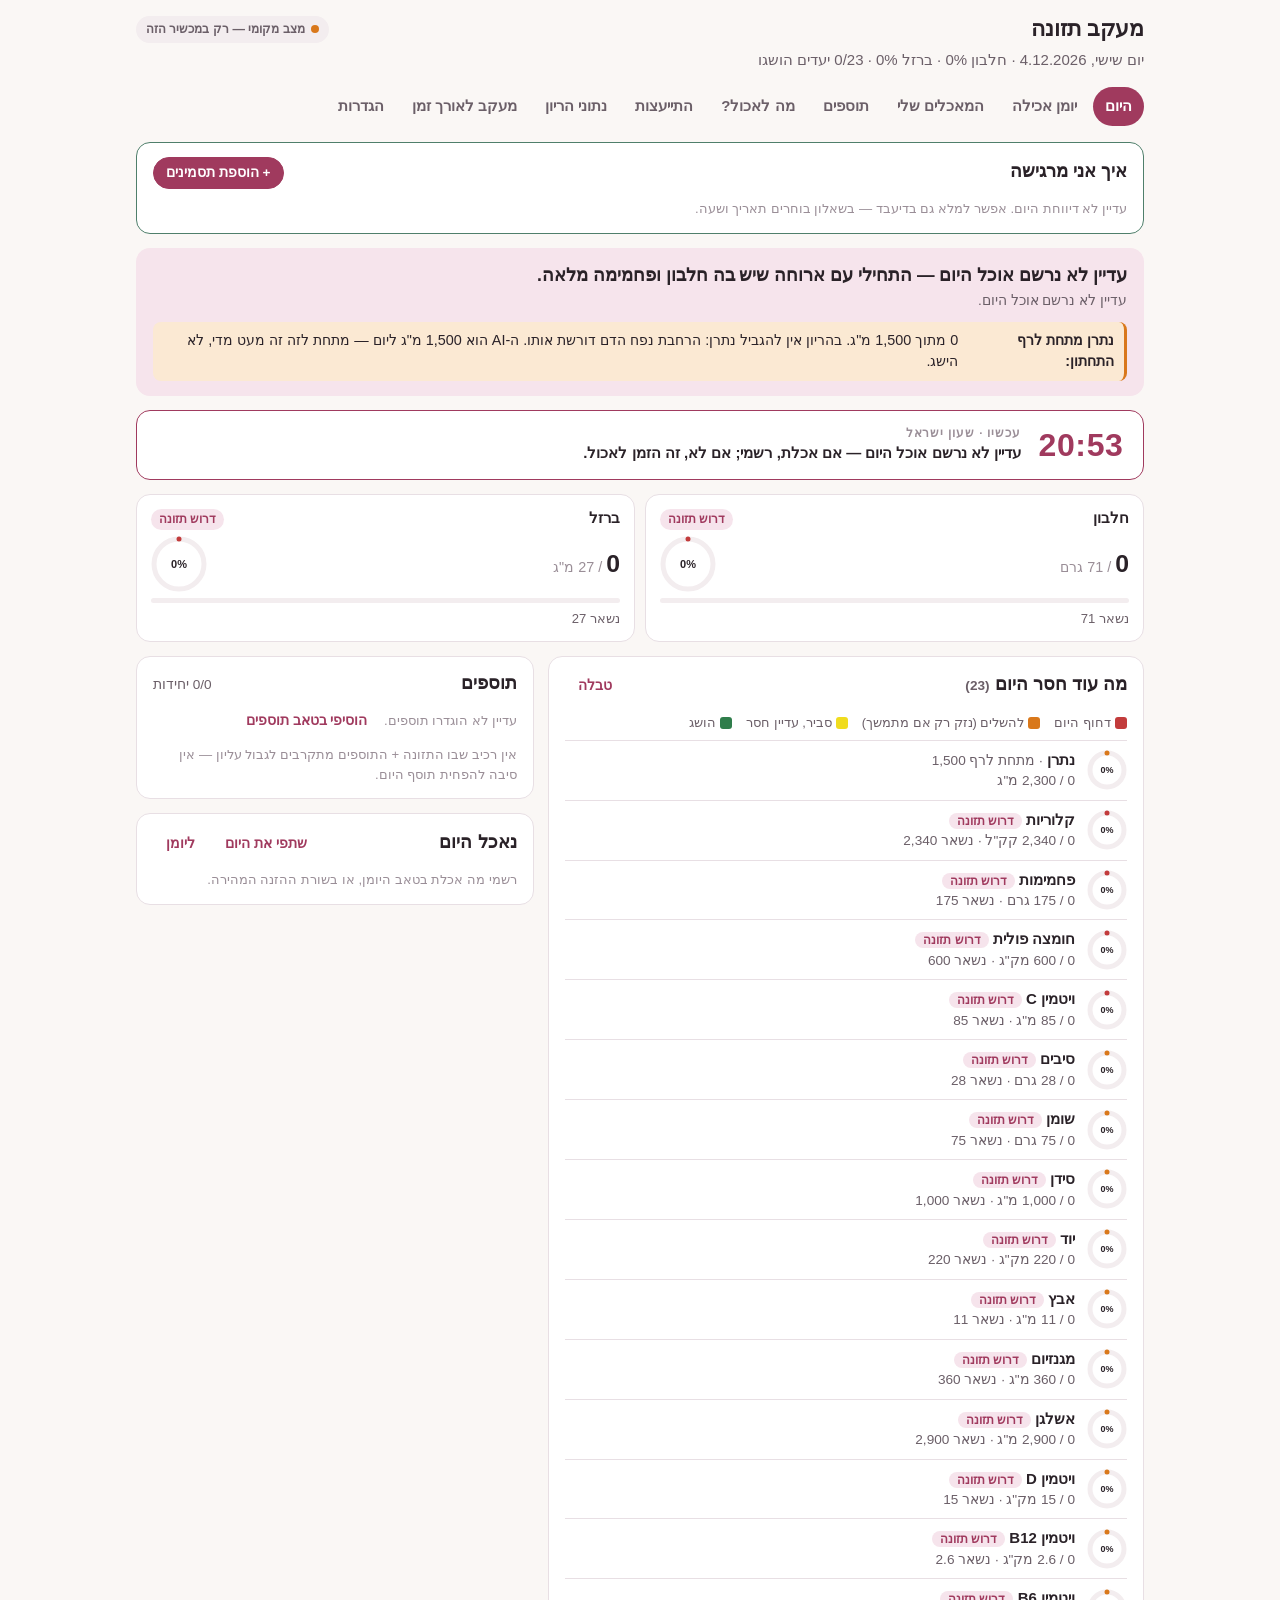
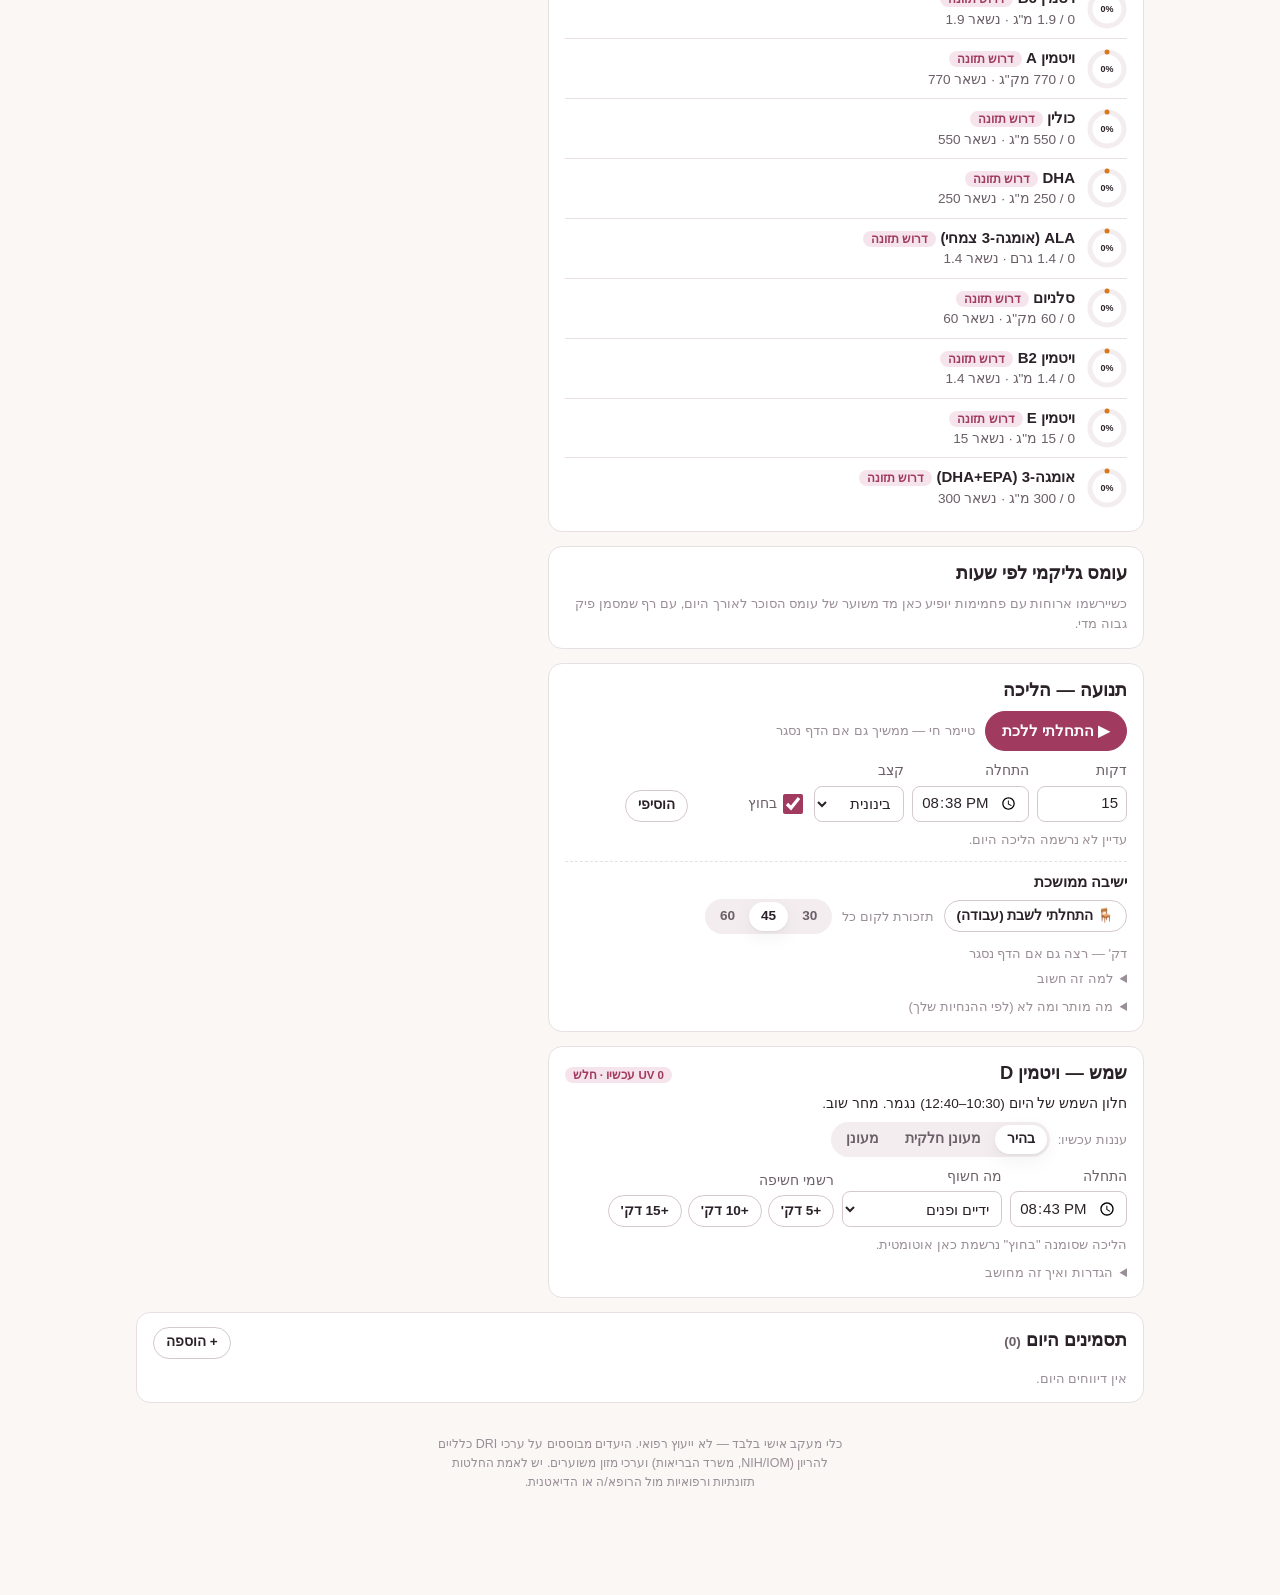
<file: nutrition/nutrition.html>
<title>מעקב תזונה בהריון</title>
<meta name="robots" content="noindex, nofollow">
<style>
/* ---------- tokens ---------- */
:root {
  --bg: #FAF7F5;
  --surface: #FFFFFF;
  --surface-2: #F3EDEF;
  --ink: #2A2228;
  --ink-2: #6B5F68;
  --muted: #9A8E97;
  --line: #E8DFE4;
  --line-strong: #D5C8CF;
  --accent: #A03A5E;
  --accent-ink: #FFFFFF;
  --accent-soft: #F6E4EC;
  --accent-2: #4F7F6B;
  --accent-2-soft: #E3EFE9;
  --good: #2F7D4B;
  --good-soft: #E1F0E6;
  --warn: #D9781B;
  --warn-soft: #FBE9D3;
  --bad: #C23B3B;
  --bad-soft: #F8E1E1;
  --yellow: #F0DC1E;
  --yellow-soft: #FBF6C4;
  --purple: #6B4FBB;
  --purple-soft: #ECE6F8;
  --blue: #2F6FB3;
  --blue-soft: #E1ECF8;
  --seq-1: #F6E4EC;
  --seq-2: #E9B7CB;
  --seq-3: #D486A6;
  --seq-4: #B85A82;
  --seq-5: #7E2A4A;
  --shadow: 0 1px 2px rgba(42, 34, 40, 0.06), 0 6px 20px rgba(42, 34, 40, 0.06);
  --radius: 14px;
  --radius-sm: 8px;
  --font: "Segoe UI", "Heebo", "Assistant", -apple-system, BlinkMacSystemFont, "Helvetica Neue", Arial, sans-serif;
  color-scheme: light;
}
@media (prefers-color-scheme: dark) {
  :root:not([data-theme="light"]) {
    --bg: #1B1519; --surface: #251E23; --surface-2: #2F262C;
    --ink: #F3ECF0; --ink-2: #B8A9B2; --muted: #8A7C85;
    --line: #3A3037; --line-strong: #4C404A;
    --accent: #E07AA0; --accent-ink: #1B1519; --accent-soft: #3B2530;
    --accent-2: #7FB59E; --accent-2-soft: #24352E;
    --good: #5FBF7F; --good-soft: #1F3527; --warn: #E0A040; --warn-soft: #3A2E1A;
    --bad: #E8706A; --bad-soft: #3D2222;
    --yellow: #F5E663; --yellow-soft: #3D3A14;
    --purple: #B39DF0; --purple-soft: #2E2544; --blue: #7FB0E8; --blue-soft: #1E2C3E;
    --seq-1: #3B2530; --seq-2: #5E3247; --seq-3: #8E4568; --seq-4: #C0608C; --seq-5: #F0A2C2;
    --shadow: 0 1px 2px rgba(0,0,0,0.3), 0 6px 20px rgba(0,0,0,0.25);
    color-scheme: dark;
  }
}
:root[data-theme="dark"] {
  --bg: #1B1519; --surface: #251E23; --surface-2: #2F262C;
  --ink: #F3ECF0; --ink-2: #B8A9B2; --muted: #8A7C85;
  --line: #3A3037; --line-strong: #4C404A;
  --accent: #E07AA0; --accent-ink: #1B1519; --accent-soft: #3B2530;
  --accent-2: #7FB59E; --accent-2-soft: #24352E;
  --good: #5FBF7F; --good-soft: #1F3527; --warn: #E0A040; --warn-soft: #3A2E1A;
  --bad: #E8706A; --bad-soft: #3D2222;
  --yellow: #F5E663; --yellow-soft: #3D3A14;
  --purple: #B39DF0; --purple-soft: #2E2544; --blue: #7FB0E8; --blue-soft: #1E2C3E;
  --seq-1: #3B2530; --seq-2: #5E3247; --seq-3: #8E4568; --seq-4: #C0608C; --seq-5: #F0A2C2;
  --shadow: 0 1px 2px rgba(0,0,0,0.3), 0 6px 20px rgba(0,0,0,0.25);
  color-scheme: dark;
}

/* ---------- base ---------- */
* { box-sizing: border-box; }
html { direction: rtl; }
body {
  margin: 0; background: var(--bg); color: var(--ink);
  font-family: var(--font); font-size: 15px; line-height: 1.5;
  -webkit-font-smoothing: antialiased; direction: rtl;
}
h1, h2, h3, h4 { margin: 0; line-height: 1.25; text-wrap: balance; font-weight: 700; }
h2 { font-size: 1.15rem; }
h3 { font-size: 1rem; }
p { margin: 0; }
a { color: var(--accent); }
button, input, select, textarea { font: inherit; color: inherit; }
button { cursor: pointer; }
input, select, textarea {
  background: var(--surface); border: 1px solid var(--line-strong); border-radius: var(--radius-sm);
  padding: 8px 10px; min-height: 40px; width: 100%; max-width: 100%;
}
input[type="checkbox"] { width: 20px; height: 20px; min-height: 0; accent-color: var(--accent); }
input:focus-visible, select:focus-visible, textarea:focus-visible, button:focus-visible {
  outline: 2px solid var(--accent); outline-offset: 2px;
}
textarea { resize: vertical; min-height: 72px; }
label { font-size: 0.85rem; color: var(--ink-2); display: block; margin-bottom: 4px; }
.num { font-variant-numeric: tabular-nums; }
[hidden] { display: none !important; }
.muted { color: var(--muted); }
.small { font-size: 0.85rem; }
.ink2 { color: var(--ink-2); }
.eyebrow { font-size: 0.72rem; letter-spacing: 0.08em; text-transform: uppercase; color: var(--muted); font-weight: 600; }

/* ---------- buttons ---------- */
.btn {
  display: inline-flex; align-items: center; justify-content: center; gap: 6px;
  border: 1px solid var(--line-strong); background: var(--surface); color: var(--ink);
  border-radius: 999px; padding: 8px 16px; min-height: 40px; font-weight: 600; white-space: nowrap;
}
.btn:hover { background: var(--surface-2); }
.btn.primary { background: var(--accent); color: var(--accent-ink); border-color: var(--accent); }
.btn.primary:hover { filter: brightness(1.06); }
.btn.ghost { border-color: transparent; background: transparent; color: var(--accent); }
.btn.danger { color: var(--bad); border-color: var(--bad); }
.btn.sm { padding: 4px 12px; min-height: 32px; font-size: 0.85rem; }
.btn:disabled { opacity: 0.5; cursor: not-allowed; }
.iconbtn { border: none; background: transparent; padding: 6px; border-radius: 50%; color: var(--ink-2); min-width: 36px; min-height: 36px; }
.iconbtn:hover { background: var(--surface-2); color: var(--ink); }

/* ---------- layout ---------- */
.app { max-width: 1040px; margin: 0 auto; padding-inline: 16px; padding-block: 0 96px; }
.top { padding-block: 16px 8px; display: flex; flex-direction: column; gap: 6px; }
.top-row { display: flex; align-items: center; justify-content: space-between; gap: 12px; flex-wrap: wrap; }
.brand { font-size: 1.35rem; letter-spacing: -0.01em; }
.brand .week { color: var(--accent); }
.summary { color: var(--ink-2); }
.pill {
  display: inline-flex; align-items: center; gap: 6px; padding: 4px 10px; border-radius: 999px;
  font-size: 0.78rem; font-weight: 600; background: var(--surface-2); color: var(--ink-2);
}
.pill .dot { width: 8px; height: 8px; border-radius: 50%; background: var(--muted); }
.pill.ok .dot { background: var(--good); }
.pill.warn .dot { background: var(--warn); }

.tabs {
  display: flex; gap: 4px; overflow-x: auto; scrollbar-width: none; padding-block: 8px;
  position: sticky; top: 0; z-index: 20; background: var(--bg);
}
.tabs::-webkit-scrollbar { display: none; }
.tab {
  border: none; background: transparent; color: var(--ink-2); padding: 8px 12px; border-radius: 999px;
  font-weight: 600; white-space: nowrap; display: inline-flex; align-items: center; gap: 6px;
}
.tab .ico { width: 18px; height: 18px; }
.tab[aria-selected="true"] { background: var(--accent); color: var(--accent-ink); }
.tab .badge { background: var(--bad); color: #fff; border-radius: 999px; font-size: 0.7rem; padding: 0 6px; min-width: 18px; text-align: center; }
main { display: block; padding-block: 8px; }
[data-panel] { display: none; }
[data-panel].active { display: block; animation: fade 0.18s ease-out; }
@keyframes fade { from { opacity: 0.4; transform: translateY(3px); } to { opacity: 1; transform: none; } }
@media (prefers-reduced-motion: reduce) { [data-panel].active { animation: none; } * { transition: none !important; } }

.grid { display: grid; gap: 14px; grid-template-columns: 1fr; }
@media (min-width: 860px) { .grid.two { grid-template-columns: 3fr 2fr; } .grid.equal { grid-template-columns: 1fr 1fr; } }
.stack { display: flex; flex-direction: column; gap: 14px; }
.row { display: flex; gap: 10px; align-items: center; flex-wrap: wrap; }
.row.between { justify-content: space-between; }
.row.end { justify-content: flex-end; }
.card { background: var(--surface); border: 1px solid var(--line); border-radius: var(--radius); padding: 14px 16px; }
.card.soft { background: var(--surface-2); border-color: transparent; }
.card > h2, .card > h3 { margin-bottom: 8px; }
.card-head { display: flex; align-items: baseline; justify-content: space-between; gap: 10px; margin-bottom: 10px; flex-wrap: wrap; }
.divider { border: 0; border-top: 1px solid var(--line); margin-block: 10px; }
.disclaimer { color: var(--muted); font-size: 0.78rem; padding-block: 24px 8px; text-align: center; max-width: 60ch; margin-inline: auto; }

/* ---------- hero tiles ---------- */
.hero { display: grid; grid-template-columns: repeat(auto-fit, minmax(240px, 1fr)); gap: 10px; }
@media (max-width: 560px) { .hero { grid-template-columns: 1fr; } }
.tile { background: var(--surface); border: 1px solid var(--line); border-radius: var(--radius); padding: 12px 14px; display: flex; flex-direction: column; gap: 6px; cursor: pointer; position: relative; }
.tile:hover { border-color: var(--line-strong); }
.tile .name { font-weight: 700; display: flex; justify-content: space-between; align-items: baseline; }
.tile .big { font-size: 1.7rem; font-weight: 700; line-height: 1.1; }
.tile .big small { font-size: 0.9rem; color: var(--muted); font-weight: 500; }
.tile .sub { font-size: 0.82rem; color: var(--ink-2); display: flex; justify-content: space-between; gap: 6px; flex-wrap: wrap; }
.bar { height: 8px; background: var(--surface-2); border-radius: 999px; overflow: hidden; display: flex; }
.bar > i { display: block; height: 100%; }
.bar .food { background: var(--accent); }
.bar .supp { background: var(--accent-2); }
.bar.thin { height: 5px; }
.status-pill { font-size: 0.72rem; font-weight: 700; padding: 2px 8px; border-radius: 999px; }
.st-good { background: var(--good-soft); color: var(--good); }
.st-warn { background: var(--warn-soft); color: var(--warn); }
.st-bad { background: var(--bad-soft); color: var(--bad); }
.st-info { background: var(--accent-soft); color: var(--accent); }
.st-over { background: var(--bad-soft); color: var(--bad); }

/* ---------- lists ---------- */
.list { display: flex; flex-direction: column; }
.list > .item { display: flex; align-items: center; gap: 10px; padding: 9px 0; border-top: 1px solid var(--line); }
.list > .item:first-child { border-top: 0; }
.item .grow { flex: 1; min-width: 0; }
.item .title { font-weight: 600; overflow: hidden; text-overflow: ellipsis; }
.item .meta { font-size: 0.8rem; color: var(--ink-2); }
.item.clickable { cursor: pointer; }
.item.clickable:hover { background: var(--surface-2); margin-inline: -8px; padding-inline: 8px; border-radius: var(--radius-sm); }
.gap-row { display: grid; grid-template-columns: 1fr auto; align-items: center; gap: 8px 12px; padding: 8px 0; border-top: 1px solid var(--line); }
.gap-row:first-child { border-top: 0; }
.gap-row .bar { grid-column: 1 / -1; }
.chips { display: flex; flex-wrap: wrap; gap: 6px; }
.chip { border: 1px solid var(--line-strong); background: var(--surface); border-radius: 999px; padding: 4px 10px; font-size: 0.82rem; cursor: pointer; }
.chip:hover, .chip.on { background: var(--accent-soft); border-color: var(--accent); color: var(--accent); }
.chip.static { cursor: default; }
.note { display: flex; gap: 8px; padding: 8px 10px; border-radius: var(--radius-sm); font-size: 0.9rem; align-items: flex-start; }
.note.alert { background: var(--bad-soft); color: var(--ink); border-inline-start: 3px solid var(--bad); }
.note.warn { background: var(--warn-soft); border-inline-start: 3px solid var(--warn); }
.note.info { background: var(--accent-soft); border-inline-start: 3px solid var(--accent); }
.note.good { background: var(--good-soft); border-inline-start: 3px solid var(--good); }

/* ---------- supplements ---------- */
.supp { display: flex; align-items: center; gap: 12px; padding: 10px 0; border-top: 1px solid var(--line); }
.supp:first-child { border-top: 0; }
.check { width: 26px; height: 26px; border-radius: 8px; border: 2px solid var(--line-strong); display: inline-flex; align-items: center; justify-content: center; background: var(--surface); flex-shrink: 0; }
.supp.on .check { background: var(--accent-2); border-color: var(--accent-2); color: #fff; }
.supp.on .title { text-decoration: line-through; color: var(--ink-2); }
.supp .check svg { width: 16px; height: 16px; }

/* ---------- quick entry ---------- */
.quick { position: relative; }
.quick input { padding-inline-start: 44px; min-height: 48px; font-size: 1rem; }
.quick .plus { position: absolute; inset-inline-start: 6px; top: 4px; }
.suggest { position: absolute; inset-inline: 0; top: 100%; background: var(--surface); border: 1px solid var(--line-strong); border-radius: var(--radius-sm); box-shadow: var(--shadow); z-index: 30; max-height: 280px; overflow-y: auto; }
.suggest button { display: flex; justify-content: space-between; width: 100%; border: 0; background: transparent; padding: 9px 12px; text-align: start; gap: 10px; }
.suggest button:hover, .suggest button.hl { background: var(--surface-2); }
.suggest .cat { color: var(--muted); font-size: 0.78rem; }
.meal-group h4 { font-size: 0.8rem; color: var(--muted); margin: 10px 0 2px; font-weight: 600; letter-spacing: 0.04em; }
.qty { width: 74px; min-height: 34px; padding: 4px 8px; text-align: center; }
.unit { width: auto; min-height: 34px; padding: 4px 8px; }

/* ---------- forms ---------- */
.form-grid { display: grid; grid-template-columns: repeat(auto-fill, minmax(150px, 1fr)); gap: 10px; }
.form-grid .wide { grid-column: 1 / -1; }
.field { display: flex; flex-direction: column; }
.inline-form { display: flex; gap: 8px; align-items: flex-end; flex-wrap: wrap; }
.inline-form .field { flex: 1 1 120px; }
.inline-form .field.short { flex: 0 1 90px; }
table.tbl { width: 100%; border-collapse: collapse; font-size: 0.9rem; }
.tbl th, .tbl td { padding: 6px 8px; border-bottom: 1px solid var(--line); text-align: start; }
.tbl th { color: var(--ink-2); font-weight: 600; font-size: 0.8rem; }
.tbl td.num, .tbl th.num { text-align: end; font-variant-numeric: tabular-nums; }
.tbl-wrap { overflow-x: auto; }
.td-good { color: var(--good); font-weight: 600; } .td-warn { color: var(--warn); font-weight: 600; } .td-bad { color: var(--bad); font-weight: 600; }

/* ---------- modal ---------- */
.modal-bg { position: fixed; inset: 0; background: rgba(20, 12, 16, 0.45); z-index: 50; display: flex; align-items: flex-end; justify-content: center; padding: 0; }
@media (min-width: 640px) { .modal-bg { align-items: center; padding: 20px; } }
.modal { background: var(--surface); width: 100%; max-width: 560px; max-height: 92vh; overflow-y: auto; border-radius: var(--radius) var(--radius) 0 0; padding: 18px 18px 24px; box-shadow: var(--shadow); }
@media (min-width: 640px) { .modal { border-radius: var(--radius); } }
.modal h2 { margin-bottom: 12px; }
.modal .actions { display: flex; gap: 8px; justify-content: flex-end; margin-top: 16px; flex-wrap: wrap; }

/* ---------- chat ---------- */
.chat-box { display: flex; flex-direction: column; gap: 10px; min-height: 320px; }
.msgs { display: flex; flex-direction: column; gap: 10px; max-height: 60vh; overflow-y: auto; padding: 4px 2px; }
.msg { max-width: 88%; padding: 10px 14px; border-radius: 16px; white-space: pre-wrap; line-height: 1.55; }
.msg.user { align-self: flex-start; background: var(--accent); color: var(--accent-ink); border-end-start-radius: 4px; }
.msg.ai { align-self: flex-end; background: var(--surface-2); border-end-end-radius: 4px; }
.msg.ai.thinking { color: var(--muted); font-style: italic; }
.chat-input { display: flex; gap: 8px; align-items: flex-end; }
.chat-input textarea { min-height: 48px; }
.ctx-toggle { font-size: 0.8rem; color: var(--ink-2); }

/* ---------- charts ---------- */
.chart { width: 100%; overflow-x: auto; }
.chart svg { display: block; max-width: 100%; height: auto; font-family: var(--font); }
.chart .axis { stroke: var(--line-strong); }
.chart .grid { stroke: var(--line); }
.chart text { fill: var(--ink-2); font-size: 11px; }
.chart text.strong { fill: var(--ink); font-weight: 600; }
.chart .line { fill: none; stroke: var(--accent); stroke-width: 2; stroke-linejoin: round; stroke-linecap: round; }
.chart .line.avg { stroke: var(--accent-2); stroke-dasharray: 4 3; }
.chart .area { fill: var(--accent-soft); }
.chart .target { stroke: var(--ink-2); stroke-dasharray: 3 4; }
.chart .band { fill: var(--accent-2-soft); }
.chart .dot { fill: var(--accent); stroke: var(--surface); stroke-width: 2; }
.chart .dot.avg { fill: var(--accent-2); }
.chart .cell { rx: 3; stroke: var(--surface); stroke-width: 2; }
.legend { display: flex; gap: 14px; flex-wrap: wrap; font-size: 0.8rem; color: var(--ink-2); margin-top: 6px; }
.legend i { display: inline-block; width: 12px; height: 12px; border-radius: 3px; vertical-align: -2px; margin-inline-end: 4px; }
.tip { position: fixed; z-index: 60; background: var(--ink); color: var(--bg); padding: 6px 10px; border-radius: 6px; font-size: 0.8rem; pointer-events: none; max-width: 240px; box-shadow: var(--shadow); }

/* ---------- lock ---------- */
.lock { position: fixed; inset: 0; background: var(--bg); z-index: 100; display: flex; align-items: center; justify-content: center; padding: 16px; }
.lock .box { width: 100%; max-width: 360px; text-align: center; display: flex; flex-direction: column; gap: 12px; }
.lock input { text-align: center; font-size: 1.3rem; letter-spacing: 0.3em; }
.lock .logo { width: 56px; height: 56px; margin: 0 auto; }

/* ---------- misc ---------- */
.empty { text-align: center; color: var(--muted); padding: 24px 12px; }
.toast { position: fixed; bottom: 84px; inset-inline: 0; margin-inline: auto; width: fit-content; max-width: 90%; background: var(--ink); color: var(--bg); padding: 10px 16px; border-radius: 999px; z-index: 80; font-size: 0.9rem; box-shadow: var(--shadow); }
.kv { display: grid; grid-template-columns: auto 1fr; gap: 4px 12px; font-size: 0.9rem; }
.kv dt { color: var(--ink-2); } .kv dd { margin: 0; font-weight: 600; }
.seg { display: inline-flex; background: var(--surface-2); border-radius: 999px; padding: 3px; gap: 2px; }
.seg button { border: 0; background: transparent; border-radius: 999px; padding: 4px 12px; font-size: 0.85rem; font-weight: 600; color: var(--ink-2); }
.seg button.on { background: var(--surface); color: var(--ink); box-shadow: var(--shadow); }
.datenav { display: flex; align-items: center; gap: 6px; }
.datenav input[type="date"] { width: auto; min-height: 36px; padding: 4px 8px; }
.opt-card { border: 1px dashed var(--line-strong); border-radius: var(--radius-sm); padding: 10px; display: flex; flex-direction: column; gap: 8px; }
.opt-card.best { border-style: solid; border-color: var(--good); background: var(--good-soft); }
.score { font-size: 1.4rem; font-weight: 700; }
.delta-up { color: var(--good); font-weight: 600; }
.delta-over { color: var(--bad); font-weight: 600; }
.mini-list { columns: 2; column-gap: 16px; font-size: 0.85rem; }
@media (max-width: 480px) { .mini-list { columns: 1; } }
.mini-list div { break-inside: avoid; display: flex; justify-content: space-between; padding: 2px 0; }
.help { font-size: 0.82rem; color: var(--muted); }

/* ---------- doses, donuts, check icons ---------- */
.doses { display: inline-flex; gap: 5px; flex-shrink: 0; }
.dose { width: 30px; height: 30px; border-radius: 8px; border: 2px solid var(--line-strong); background: var(--surface); color: transparent; display: inline-flex; align-items: center; justify-content: center; padding: 0; }
.dose svg { width: 16px; height: 16px; }
.dose:hover { border-color: var(--accent-2); }
.dose.on { background: var(--accent-2); border-color: var(--accent-2); color: #fff; }
.check-ico { display: inline-flex; align-items: center; justify-content: center; width: 18px; height: 18px; border-radius: 50%; background: var(--good); color: #fff; vertical-align: -3px; margin-inline-end: 5px; flex-shrink: 0; }
.check-ico svg { width: 11px; height: 11px; }
.donut { flex-shrink: 0; display: block; }
.donut text { font-family: var(--font); font-variant-numeric: tabular-nums; }
.tile-main { display: flex; align-items: center; justify-content: space-between; gap: 8px; }
.tile .big { font-size: 1.55rem; }
.nut-row { display: flex; align-items: center; gap: 12px; padding: 8px 0; border-top: 1px solid var(--line); cursor: pointer; }
.nut-row:first-of-type { border-top: 0; }
.nut-row:hover { background: var(--surface-2); margin-inline: -8px; padding-inline: 8px; border-radius: var(--radius-sm); }
.chip.done { background: var(--good-soft); border-color: transparent; color: var(--ink); display: inline-flex; align-items: center; }
.tbl .donut { display: inline-block; vertical-align: middle; }

/* ---------- upper-limit gauge ---------- */
.ulg { display: flex; flex-direction: column; align-items: center; gap: 0; flex-shrink: 0; min-width: 100px; }
.ulg svg { display: block; }
.ulg-text { font-size: 0.7rem; color: var(--ink-2); font-variant-numeric: tabular-nums; white-space: nowrap; }
.ulg.near .ulg-text, .ulg.over .ulg-text { color: var(--bad); font-weight: 700; }
.ulg.none { justify-content: center; }
.nut-row.row-near, .nut-row.row-over { background: var(--bad-soft); margin-inline: -8px; padding-inline: 8px; border-radius: var(--radius-sm); }
@media (max-width: 480px) { .ulg { min-width: 84px; } }
.ulg.soft .ulg-text { color: var(--warn); font-weight: 600; }

/* ---------- now card ---------- */
.card.now { border-color: var(--accent); border-width: 1.5px; }
.now-head { display: flex; align-items: center; gap: 14px; }
.clock { font-size: 2rem; font-weight: 700; letter-spacing: 0.02em; color: var(--accent); line-height: 1; min-width: 92px; text-align: center; direction: ltr; }
.note.good { background: var(--good-soft); border-inline-start: 3px solid var(--good); }

/* ---------- urgency & plan labels ---------- */
.st-yellow { background: var(--yellow-soft); color: #6B5A00; }
:root[data-theme="dark"] .st-yellow { color: var(--yellow); }
@media (prefers-color-scheme: dark) { :root:not([data-theme="light"]) .st-yellow { color: var(--yellow); } }
.plan { font-size: 0.78rem; font-weight: 600; margin-top: 3px; }
.plan-supp { color: var(--accent-2); }
.plan-part { color: var(--warn); }
.plan-food { color: var(--accent); }
.row-status { flex-shrink: 0; margin-inline-start: auto; text-align: center; max-width: 150px; }
.row-status .status-pill { white-space: normal; display: inline-block; line-height: 1.3; padding: 4px 9px; }

/* ---------- urgency dot + plan pill ---------- */
.status-two { display: inline-flex; align-items: center; gap: 8px; }
.urg-dot { width: 14px; height: 14px; border-radius: 50%; display: inline-block; flex-shrink: 0; box-shadow: 0 0 0 2px var(--surface); }
.urg-red { background: var(--bad); } .urg-orange { background: var(--warn); } .urg-yellow { background: var(--yellow); } .urg-good { background: var(--good); } .urg-over { background: var(--bad); }
.pl-supp { background: var(--good-soft); color: var(--good); }
.pl-food { background: var(--purple-soft); color: var(--purple); }
.pl-part { background: var(--blue-soft); color: var(--blue); }
.row-status .status-pill { white-space: nowrap; }

/* ---------- focus card ---------- */
.card.focus { background: var(--accent-soft); border-color: transparent; }
.focus-line { font-size: 1.1rem; font-weight: 700; line-height: 1.4; text-wrap: balance; }

/* ---------- glycemic load timeline ---------- */
.chart .gl-area { fill: var(--accent-soft); }
.chart .gl-over { fill: var(--bad); opacity: 0.32; }
.chart .gl-line { fill: none; stroke: var(--accent); stroke-width: 2; stroke-linejoin: round; }
.chart .gl-thr { stroke: var(--bad); stroke-dasharray: 5 4; stroke-width: 1.5; }
.chart .gl-mid { stroke: var(--warn); stroke-dasharray: 2 4; }
.chart .gl-band-hi { fill: var(--bad-soft); opacity: 0.45; }
.chart .gl-band-mid { fill: var(--warn-soft); opacity: 0.45; }
.chart .gl-now { stroke: var(--ink); stroke-width: 1.5; }
.chart .gl-meal { fill: var(--accent); stroke: var(--surface); stroke-width: 2; cursor: pointer; }
.chart .gl-meal.mid { fill: var(--warn); }
.chart .gl-meal.hi { fill: var(--bad); }
.chart text.gl-thr-label { fill: var(--bad); font-weight: 600; }
.chart text.gl-now-label { fill: var(--ink); font-weight: 600; }
.gl-sum { display: flex; flex-wrap: wrap; gap: 6px 14px; font-size: 0.85rem; color: var(--ink-2); margin-top: 6px; }
.gl-sum b { color: var(--ink); }
.walk-timer { display: flex; align-items: center; gap: 14px; flex-wrap: wrap; }
.walk-timer .clock { min-width: 110px; color: var(--accent-2); }
.walk-timer .clock.over { color: var(--bad); }
.sit-block { margin-top: 12px; padding-top: 10px; border-top: 1px dashed var(--line); }
.sit-block h3 { font-size: 0.95rem; margin: 0 0 8px; }
.chart .gl-line.raw { stroke: var(--ink-2); stroke-width: 1.2; stroke-dasharray: 3 4; opacity: 0.7; }
.chart .gl-walk { fill: var(--accent-2); opacity: 0.85; }
.chart .gl-gluc { fill: var(--accent-2); stroke: var(--surface); stroke-width: 1.5; cursor: help; }
.gl-carbs .mini-list > div { align-items: flex-start; }
.thin-flag { font-size: 0.72rem; font-weight: 600; color: var(--ink-2); background: var(--surface-2); border-radius: 999px; padding: 1px 7px; margin-inline-start: 5px; cursor: help; white-space: nowrap; }
.ulg.gl-total { min-width: 250px; }
@media (max-width: 480px) { .ulg.gl-total { min-width: 250px; } }

/* ---------- symptoms ("איך אני מרגישה") ---------- */
.card.feel { border-color: var(--accent-2); border-width: 1.5px; }
.sym-row { display: grid; grid-template-columns: 1fr auto; gap: 6px 10px; align-items: center; padding: 9px 0; border-top: 1px solid var(--line); }
.sym-row:first-child { border-top: 0; }
.sym-scale { display: inline-flex; gap: 4px; }
.sym-scale button { width: 38px; height: 38px; border-radius: 10px; border: 1.5px solid var(--line-strong); background: var(--surface); color: var(--ink); font-weight: 700; padding: 0; font-variant-numeric: tabular-nums; }
.sym-scale button:hover { border-color: var(--accent); }
.sym-scale button.on { background: var(--accent); color: var(--accent-ink); border-color: var(--accent); }
.sym-ends { display: flex; justify-content: space-between; font-size: 0.7rem; color: var(--muted); margin-top: 2px; }
.sym-sub { grid-column: 1 / -1; display: flex; flex-direction: column; gap: 8px; padding: 4px 0 2px; }
.sym-sub .lbl { font-size: 0.8rem; color: var(--ink-2); min-width: 56px; }
.sym-item { display: flex; gap: 10px; align-items: flex-start; padding: 9px 0; border-top: 1px solid var(--line); cursor: pointer; }
.sym-item:first-child { border-top: 0; }
.sym-item:hover { background: var(--surface-2); margin-inline: -8px; padding-inline: 8px; border-radius: var(--radius-sm); }
.sym-item .time { font-weight: 700; min-width: 46px; font-variant-numeric: tabular-nums; padding-top: 3px; }
.chip.sym { display: inline-flex; align-items: center; gap: 4px; font-weight: 600; }
.chip.sev-1, .chip.sev-1:hover { background: var(--good-soft); border-color: transparent; color: var(--ink); }
.chip.sev-2, .chip.sev-2:hover { background: var(--yellow-soft); border-color: transparent; color: var(--ink); }
.chip.sev-3, .chip.sev-3:hover { background: var(--warn-soft); border-color: transparent; color: var(--ink); }
.chip.sev-4, .chip.sev-4:hover { background: var(--bad-soft); border-color: transparent; color: var(--ink); }
.chart .gl-sym { fill: var(--purple); stroke: var(--surface); stroke-width: 1.5; cursor: pointer; }
.chart .cell[data-act] { cursor: pointer; }
@media (max-width: 380px) { .sym-scale button { width: 34px; height: 34px; } }

</style>

<div id="lock" class="lock" hidden>
  <div class="box">
    <svg class="logo" viewBox="0 0 56 56" aria-hidden="true"><circle cx="28" cy="28" r="26" fill="var(--accent-soft)"/><path d="M28 14c-6 0-10 5-10 11 0 8 10 17 10 17s10-9 10-17c0-6-4-11-10-11z" fill="var(--accent)"/><circle cx="28" cy="25" r="4" fill="var(--surface)"/></svg>
    <h1>מעקב תזונה</h1>
    <p class="ink2" id="lock-msg">הזיני סיסמה כדי להמשיך</p>
    <input id="lock-pin" type="password" inputmode="numeric" autocomplete="current-password" placeholder="••••">
    <button class="btn primary" id="lock-btn">פתחי</button>
  </div>
</div>

<div id="app" class="app">
  <header class="top">
    <div class="top-row">
      <h1 class="brand">מעקב תזונה <span class="week" id="brand-week"></span></h1>
      <span class="pill" id="sync-pill"><span class="dot"></span><span id="sync-text">טוען…</span></span>
    </div>
    <p class="summary" id="summary-line">טוען את הנתונים…</p>
  </header>

  <nav class="tabs" id="tabs" role="tablist" aria-label="ניווט">
    <button class="tab" role="tab" data-tab="today" aria-selected="true">היום</button>
    <button class="tab" role="tab" data-tab="log">יומן אכילה</button>
    <button class="tab" role="tab" data-tab="foods">המאכלים שלי</button>
    <button class="tab" role="tab" data-tab="supps">תוספים</button>
    <button class="tab" role="tab" data-tab="whatnext">מה לאכול?</button>
    <button class="tab" role="tab" data-tab="chat">התייעצות</button>
    <button class="tab" role="tab" data-tab="pregnancy">נתוני הריון</button>
    <button class="tab" role="tab" data-tab="history">מעקב לאורך זמן</button>
    <button class="tab" role="tab" data-tab="settings">הגדרות</button>
  </nav>

  <main>
    <section data-panel="today" id="panel-today" class="active" role="tabpanel"></section>
    <section data-panel="log" id="panel-log" role="tabpanel"></section>
    <section data-panel="foods" id="panel-foods" role="tabpanel"></section>
    <section data-panel="supps" id="panel-supps" role="tabpanel"></section>
    <section data-panel="whatnext" id="panel-whatnext" role="tabpanel"></section>
    <section data-panel="chat" id="panel-chat" role="tabpanel"></section>
    <section data-panel="pregnancy" id="panel-pregnancy" role="tabpanel"></section>
    <section data-panel="history" id="panel-history" role="tabpanel"></section>
    <section data-panel="settings" id="panel-settings" role="tabpanel"></section>
  </main>

  <footer class="disclaimer">
    כלי מעקב אישי בלבד — לא ייעוץ רפואי. היעדים מבוססים על ערכי DRI כלליים להריון (NIH/IOM, משרד הבריאות) וערכי מזון משוערים. יש לאמת החלטות תזונתיות ורפואיות מול הרופא/ה או הדיאטנית.
  </footer>
</div>
<div id="modal-root"></div>
<div id="tip" class="tip" hidden></div>

<script>
// Generic food database — values per 100 g (or 100 ml for drinks).
// Sources: USDA FoodData Central + Israeli MoH "Tzameret" tables (approximate).
// Format: [id, name, aliases[], category, portions[[label, grams]], nutrients]
// Nutrient keys: kcal, protein g, carbs g, fiber g, fat g, iron mg, calcium mg,
// folate mcg DFE, vitC mg, vitA mcg RAE, vitD mcg, b12 mcg, zinc mg, magnesium mg,
// potassium mg, sodium mg, omega3 mg (EPA+DHA only), iodine mcg, choline mg,
// b6 mg, water ml. Missing key = unknown (treated as 0 in sums, flagged as null).
// This file contains NO personal data.
window.FOOD_CATEGORIES = {
  grains: "דגנים ולחם", legumes: "קטניות", dairy: "חלב וביצים", meat: "בשר, עוף ודגים",
  veg: "ירקות", fruit: "פירות", nuts: "אגוזים, זרעים ושמנים", dishes: "מנות מוכנות",
  drinks: "משקאות", snacks: "חטיפים ומתוקים",
};
window.FOODS_GENERIC = [
  // ---- grains ----
  ["lehem_lavan","לחם לבן",["לחם","לחם אחיד"],"grains",[["פרוסה",30]],{kcal:265,protein:9,carbs:49,fiber:2.7,fat:3.2,iron:1.5,calcium:40,folate:30,vitC:0,vitA:0,vitD:0,b12:0,zinc:0.9,magnesium:25,potassium:115,sodium:490,omega3:0,iodine:5,choline:15,b6:0.1}],
  ["lehem_male","לחם מלא",["לחם שיפון","לחם דגנים","לחם מחיטה מלאה"],"grains",[["פרוסה",35]],{kcal:250,protein:12,carbs:42,fiber:6,fat:3.5,iron:2.5,calcium:60,folate:40,vitC:0,vitA:0,vitD:0,b12:0,zinc:1.8,magnesium:75,potassium:250,sodium:450,omega3:0,iodine:5,choline:25,b6:0.2}],
  ["lehem_kal","לחם קל",["לחם דיאט","לחם 40 קלוריות"],"grains",[["פרוסה",20]],{kcal:230,protein:11,carbs:40,fiber:9,fat:2,iron:2.2,calcium:50,folate:35,zinc:1.5,magnesium:60,potassium:200,sodium:450,choline:20,b6:0.15}],
  ["pita","פיתה",["פיתות"],"grains",[["פיתה",60],["חצי פיתה",30]],{kcal:275,protein:9,carbs:55,fiber:2.5,fat:1.2,iron:1.2,calcium:50,folate:25,vitC:0,zinc:0.8,magnesium:30,potassium:120,sodium:530,choline:15,b6:0.1}],
  ["pita_mlea","פיתה מלאה",["פיתה מקמח מלא"],"grains",[["פיתה",60],["חצי פיתה",30]],{kcal:265,protein:10,carbs:50,fiber:6,fat:1.5,iron:2.5,calcium:20,folate:35,zinc:1.5,magnesium:70,potassium:170,sodium:420,choline:20,b6:0.15}],
  ["lahmania","לחמנייה",["לחמניה","לחמניות"],"grains",[["יחידה",60]],{kcal:290,protein:9,carbs:52,fiber:2.5,fat:4,iron:1.5,calcium:50,folate:30,zinc:0.9,magnesium:25,potassium:110,sodium:480,choline:15,b6:0.1}],
  ["tortilla","טורטייה",["טורטיה","ראפ"],"grains",[["יחידה",50]],{kcal:300,protein:8,carbs:50,fiber:3,fat:7,iron:2,calcium:80,folate:40,zinc:0.8,magnesium:25,potassium:120,sodium:600,choline:10}],
  ["orez_lavan","אורז לבן מבושל",["אורז"],"grains",[["כוס",160],["חצי כוס",80]],{kcal:130,protein:2.7,carbs:28,fiber:0.4,fat:0.3,iron:0.2,calcium:10,folate:3,vitC:0,zinc:0.5,magnesium:12,potassium:35,sodium:1,choline:2,b6:0.05}],
  ["orez_male","אורז מלא מבושל",["אורז חום","אורז בסמטי מלא"],"grains",[["כוס",160],["חצי כוס",80]],{kcal:112,protein:2.3,carbs:24,fiber:1.8,fat:0.8,iron:0.4,calcium:3,folate:4,zinc:0.6,magnesium:44,potassium:79,sodium:1,choline:9,b6:0.15}],
  ["pasta","פסטה מבושלת",["פסטה","ספגטי","פנה","נודלס"],"grains",[["כוס",140],["מנה",250]],{kcal:158,protein:5.8,carbs:31,fiber:1.8,fat:0.9,iron:0.5,calcium:7,folate:7,zinc:0.5,magnesium:18,potassium:44,sodium:1,choline:6,b6:0.05}],
  ["pasta_mlea","פסטה מלאה מבושלת",["פסטה מלאה","ספגטי מלא"],"grains",[["כוס",140],["מנה",250]],{kcal:124,protein:5.3,carbs:26,fiber:4.5,fat:0.5,iron:1,calcium:15,folate:5,zinc:0.8,magnesium:30,potassium:60,sodium:3,choline:6}],
  ["couscous","קוסקוס מבושל",["קוסקוס"],"grains",[["כוס",160]],{kcal:112,protein:3.8,carbs:23,fiber:1.4,fat:0.2,iron:0.4,calcium:8,folate:15,zinc:0.3,magnesium:8,potassium:58,sodium:5}],
  ["burgul","בורגול מבושל",["בורגול"],"grains",[["כוס",180]],{kcal:83,protein:3.1,carbs:19,fiber:4.5,fat:0.2,iron:1,calcium:10,folate:18,zinc:0.6,magnesium:32,potassium:68,sodium:5}],
  ["quinoa","קינואה מבושלת",["קינואה"],"grains",[["כוס",185],["חצי כוס",92]],{kcal:120,protein:4.4,carbs:21,fiber:2.8,fat:1.9,iron:1.5,calcium:17,folate:42,zinc:1.1,magnesium:64,potassium:172,sodium:7,choline:23,b6:0.12}],
  ["oats","שיבולת שועל (יבשה)",["קוואקר","שיבולת שועל"],"grains",[["כוס",80],["כף",10],["חצי כוס",40]],{kcal:379,protein:13,carbs:68,fiber:10,fat:6.5,iron:4.3,calcium:52,folate:32,zinc:3.6,magnesium:138,potassium:362,sodium:6,choline:40,b6:0.1}],
  ["ptitim","פתיתים מבושלים",["פתיתים"],"grains",[["כוס",150]],{kcal:150,protein:5,carbs:30,fiber:1.5,fat:0.7,iron:0.6,calcium:10,folate:8,zinc:0.5,magnesium:15,potassium:45,sodium:5}],
  ["potato","תפוח אדמה מבושל",["תפוח אדמה","תפו\"א","תפוא","פירה"],"grains",[["יחידה בינונית",150],["כוס פירה",210]],{kcal:87,protein:1.9,carbs:20,fiber:1.8,fat:0.1,iron:0.3,calcium:5,folate:10,vitC:13,zinc:0.3,magnesium:20,potassium:379,sodium:4,choline:13,b6:0.3}],
  ["batata","בטטה אפויה",["בטטה"],"grains",[["יחידה",150]],{kcal:90,protein:2,carbs:21,fiber:3.3,fat:0.15,iron:0.7,calcium:38,folate:6,vitC:20,vitA:960,zinc:0.3,magnesium:27,potassium:475,sodium:36,choline:13,b6:0.29}],
  ["granola","גרנולה",[],"grains",[["כוס",60],["כף",10]],{kcal:450,protein:10,carbs:64,fiber:7,fat:17,iron:3,calcium:60,folate:30,zinc:2,magnesium:90,potassium:300,sodium:100}],
  ["cornflakes","קורנפלקס",["דגני בוקר"],"grains",[["כוס",30]],{kcal:357,protein:7,carbs:84,fiber:3,fat:0.4,iron:8,calcium:15,folate:100,vitD:2,b12:1,zinc:1.6,magnesium:15,potassium:100,sodium:600}],
  ["pricha","פריכיות אורז",["פריכית","פריכיות"],"grains",[["פריכית",9]],{kcal:387,protein:7,carbs:82,fiber:1.5,fat:3,iron:1.5,calcium:10,folate:15,zinc:1.5,magnesium:45,potassium:100,sodium:30}],
  // ---- legumes ----
  ["lentils","עדשים מבושלות",["עדשים","עדשים כתומות","עדשים ירוקות"],"legumes",[["כוס",200],["חצי כוס",100]],{kcal:116,protein:9,carbs:20,fiber:7.9,fat:0.4,iron:3.3,calcium:19,folate:181,vitC:1.5,zinc:1.3,magnesium:36,potassium:369,sodium:2,choline:33,b6:0.18}],
  ["chickpeas","חומוס גרגרים מבושל",["גרגרי חומוס","חומוס גרגירים"],"legumes",[["כוס",165],["חצי כוס",82]],{kcal:164,protein:8.9,carbs:27,fiber:7.6,fat:2.6,iron:2.9,calcium:49,folate:172,vitC:1.3,zinc:1.5,magnesium:48,potassium:291,sodium:7,choline:43,b6:0.14}],
  ["hummus","חומוס (ממרח)",["חומוס","ממרח חומוס"],"legumes",[["כף",15],["מנה",100],["צלחת",200]],{kcal:166,protein:7.9,carbs:14,fiber:6,fat:9.6,iron:2.4,calcium:38,folate:83,zinc:1.8,magnesium:71,potassium:228,sodium:380,choline:30,b6:0.2}],
  ["white_beans","שעועית לבנה מבושלת",["שעועית לבנה"],"legumes",[["כוס",180]],{kcal:139,protein:9.7,carbs:25,fiber:6.3,fat:0.4,iron:3.7,calcium:90,folate:81,zinc:1.4,magnesium:63,potassium:561,sodium:6,choline:40,b6:0.1}],
  ["red_beans","שעועית אדומה מבושלת",["שעועית אדומה","שעועית שחורה"],"legumes",[["כוס",180]],{kcal:127,protein:8.7,carbs:23,fiber:6.4,fat:0.5,iron:2.9,calcium:28,folate:130,zinc:1,magnesium:45,potassium:405,sodium:2,choline:30}],
  ["peas","אפונה מבושלת",["אפונה"],"legumes",[["כוס",160],["חצי כוס",80]],{kcal:84,protein:5.4,carbs:15.6,fiber:5.5,fat:0.2,iron:1.5,calcium:27,folate:63,vitC:14,vitA:40,zinc:1.2,magnesium:39,potassium:271,sodium:3,choline:28,b6:0.2}],
  ["ful","פול מבושל",["פול"],"legumes",[["כוס",170]],{kcal:110,protein:7.6,carbs:19.7,fiber:5.4,fat:0.4,iron:1.5,calcium:36,folate:104,vitC:0.3,zinc:1,magnesium:43,potassium:268,sodium:5}],
  ["tofu","טופו",[],"legumes",[["מנה",100],["קובייה",30]],{kcal:76,protein:8,carbs:1.9,fiber:0.3,fat:4.8,iron:2.7,calcium:350,folate:15,zinc:0.8,magnesium:30,potassium:121,sodium:7,choline:28}],
  ["edamame","אדממה מבושל",["אדממה"],"legumes",[["כוס",155]],{kcal:121,protein:11,carbs:9,fiber:5,fat:5,iron:2.3,calcium:63,folate:311,vitC:6,zinc:1.4,magnesium:64,potassium:436,sodium:6,choline:56,b6:0.1}],
  // ---- dairy & eggs ----
  ["egg","ביצה",["ביצים","ביצה קשה","ביצת עין","ביצה מקושקשת"],"dairy",[["יחידה",50]],{kcal:155,protein:12.6,carbs:1.1,fiber:0,fat:10.6,iron:1.2,calcium:50,folate:44,vitC:0,vitA:149,vitD:2.2,b12:1.1,zinc:1.05,magnesium:10,potassium:126,sodium:124,omega3:40,iodine:50,choline:294,b6:0.12}],
  ["milk3","חלב 3%",["חלב"],"dairy",[["כוס",240],["חצי כוס",120]],{kcal:61,protein:3.3,carbs:4.8,fiber:0,fat:3.2,iron:0,calcium:120,folate:5,vitA:46,vitD:0.05,b12:0.45,zinc:0.4,magnesium:10,potassium:150,sodium:43,iodine:20,choline:14,b6:0.04,water:88}],
  ["milk1","חלב 1%",["חלב דל שומן"],"dairy",[["כוס",240],["חצי כוס",120]],{kcal:42,protein:3.4,carbs:5,fiber:0,fat:1,calcium:125,folate:5,vitA:14,b12:0.47,zinc:0.4,magnesium:11,potassium:150,sodium:44,iodine:20,choline:14,water:90}],
  ["yogurt","יוגורט טבעי 3%",["יוגורט","יוגורט לבן"],"dairy",[["גביע",150],["כוס",200]],{kcal:61,protein:3.5,carbs:4.7,fiber:0,fat:3.3,calcium:120,folate:7,vitA:27,b12:0.37,zinc:0.6,magnesium:12,potassium:155,sodium:46,iodine:20,choline:15,b6:0.03,water:88}],
  ["greek_yogurt","יוגורט יווני",["יוגורט חלבון","יוגורט פרו"],"dairy",[["גביע",150]],{kcal:97,protein:9,carbs:3.9,fiber:0,fat:5,calcium:100,b12:0.75,zinc:0.5,magnesium:11,potassium:141,sodium:35,iodine:30,choline:15,water:81}],
  ["white_cheese","גבינה לבנה 5%",["גבינה לבנה","גבינת שמנת"],"dairy",[["כף",20],["גביע",250]],{kcal:110,protein:8.5,carbs:3,fiber:0,fat:5,calcium:100,b12:0.4,zinc:0.4,magnesium:8,potassium:110,sodium:300,iodine:20,choline:15}],
  ["cottage","קוטג' 5%",["קוטג","קוטג'"],"dairy",[["כף",25],["גביע",250]],{kcal:100,protein:11,carbs:3,fiber:0,fat:5,calcium:80,b12:0.6,zinc:0.4,magnesium:8,potassium:100,sodium:350,iodine:20,choline:18}],
  ["yellow_cheese","גבינה צהובה",["גבינה צהובה","עמק","גאודה"],"dairy",[["פרוסה",25]],{kcal:350,protein:25,carbs:1,fiber:0,fat:27,iron:0.3,calcium:700,folate:20,vitA:250,vitD:0.5,b12:1,zinc:3,magnesium:28,potassium:90,sodium:620,iodine:40,choline:15}],
  ["bulgarit","גבינה בולגרית",["בולגרית","פטה"],"dairy",[["פרוסה",30],["קובייה",30]],{kcal:264,protein:14,carbs:4,fiber:0,fat:21,calcium:490,b12:1.7,zinc:2.9,magnesium:19,potassium:62,sodium:1100}],
  ["labane","לבנה",["לאבנה"],"dairy",[["כף",20]],{kcal:130,protein:6,carbs:4,fiber:0,fat:10,calcium:120,b12:0.3,potassium:110,sodium:400}],
  ["butter","חמאה",[],"dairy",[["כפית",5],["כף",14]],{kcal:717,protein:0.9,carbs:0.1,fiber:0,fat:81,calcium:24,vitA:684,vitD:1.5,sodium:11}],
  // ---- meat, poultry, fish ----
  ["chicken_breast","חזה עוף",["חזה עוף צלוי","עוף בגריל","חזה עוף מבושל"],"meat",[["מנה",120]],{kcal:165,protein:31,carbs:0,fiber:0,fat:3.6,iron:1,calcium:15,folate:4,vitA:6,vitD:0.1,b12:0.3,zinc:1,magnesium:29,potassium:256,sodium:74,omega3:30,iodine:7,choline:85,b6:0.6}],
  ["chicken_thigh","שוק/ירך עוף",["ירך עוף","שוק עוף","פרגית","כרעיים"],"meat",[["מנה",120],["שוק",90]],{kcal:209,protein:26,carbs:0,fiber:0,fat:11,iron:1.3,calcium:12,b12:0.6,zinc:2.4,magnesium:23,potassium:230,sodium:87,omega3:60,choline:70,b6:0.35}],
  ["beef_ground","בשר בקר טחון",["בשר טחון","בקר טחון"],"meat",[["מנה",120]],{kcal:250,protein:26,carbs:0,fiber:0,fat:15,iron:2.6,calcium:18,folate:9,b12:2.6,zinc:6.3,magnesium:21,potassium:318,sodium:75,omega3:30,choline:82,b6:0.38}],
  ["beef_steak","בשר בקר (סטייק/צלי)",["סטייק","צלי בקר","אנטריקוט","בשר בקר"],"meat",[["מנה",150]],{kcal:250,protein:26,carbs:0,fiber:0,fat:15,iron:2.9,calcium:15,folate:8,b12:2.5,zinc:5.5,magnesium:22,potassium:320,sodium:70,omega3:30,choline:85,b6:0.4}],
  ["chicken_liver","כבד עוף",["כבד"],"meat",[["מנה",100]],{kcal:167,protein:24.5,carbs:0.9,fiber:0,fat:6.5,iron:11.6,calcium:11,folate:578,vitC:28,vitA:3980,vitD:0.2,b12:16.6,zinc:4,magnesium:25,potassium:263,sodium:76,choline:290,b6:0.75}],
  ["turkey","חזה הודו",["הודו","פסטרמה הודו"],"meat",[["מנה",120],["פרוסה",25]],{kcal:135,protein:30,carbs:0,fiber:0,fat:1,iron:1.4,b12:0.4,zinc:1.5,magnesium:30,potassium:300,sodium:60,choline:80,b6:0.6}],
  ["salmon","סלמון",["סלמון אפוי","סלמון צלוי"],"meat",[["מנה",120]],{kcal:206,protein:22,carbs:0,fiber:0,fat:12,iron:0.3,calcium:15,folate:26,vitA:58,vitD:11,b12:2.8,zinc:0.6,magnesium:30,potassium:384,sodium:61,omega3:2100,iodine:15,choline:90,b6:0.9}],
  ["tuna_can","טונה בשימורים במים",["טונה","טונה בקופסה"],"meat",[["קופסה",120],["חצי קופסה",60]],{kcal:116,protein:26,carbs:0,fiber:0,fat:1,iron:1.5,calcium:10,folate:4,vitD:1.7,b12:2.5,zinc:0.8,magnesium:30,potassium:240,sodium:320,omega3:270,iodine:15,choline:30,b6:0.35}],
  ["sardines","סרדינים בשימורים",["סרדינים"],"meat",[["קופסה",90]],{kcal:208,protein:25,carbs:0,fiber:0,fat:11.5,iron:2.9,calcium:382,folate:10,vitD:4.8,b12:8.9,zinc:1.3,magnesium:39,potassium:397,sodium:505,omega3:1480,iodine:35,choline:75,b6:0.17}],
  ["white_fish","דג לבן (אמנון/דניס/בס)",["דג","אמנון","דניס","מושט","לברק","בס"],"meat",[["מנה",150]],{kcal:128,protein:26,carbs:0,fiber:0,fat:2.7,iron:0.7,calcium:14,vitD:3.7,b12:1.9,zinc:0.4,magnesium:34,potassium:380,sodium:56,omega3:230,iodine:40,choline:60,b6:0.2}],
  ["schnitzel","שניצל עוף",["שניצל"],"meat",[["יחידה",120]],{kcal:260,protein:20,carbs:16,fiber:1,fat:13,iron:1.2,calcium:20,folate:20,b12:0.3,zinc:1,magnesium:30,potassium:280,sodium:400,choline:60}],
  ["meatballs","קציצות בשר",["קציצות","קציצה"],"meat",[["יחידה",50],["מנה (3)",150]],{kcal:240,protein:17,carbs:8,fiber:1,fat:16,iron:2.2,calcium:30,b12:1.8,zinc:4,magnesium:20,potassium:280,sodium:450,choline:60}],
  // ---- vegetables ----
  ["tomato","עגבנייה",["עגבניה","עגבניות","עגבניות שרי"],"veg",[["יחידה",120],["כוס שרי",150]],{kcal:18,protein:0.9,carbs:3.9,fiber:1.2,fat:0.2,iron:0.3,calcium:10,folate:15,vitC:14,vitA:42,zinc:0.2,magnesium:11,potassium:237,sodium:5,choline:7,b6:0.08,water:94}],
  ["cucumber","מלפפון",["מלפפונים"],"veg",[["יחידה",100]],{kcal:15,protein:0.65,carbs:3.6,fiber:0.5,fat:0.1,iron:0.3,calcium:16,folate:7,vitC:2.8,vitA:5,magnesium:13,potassium:147,sodium:2,water:95}],
  ["pepper","פלפל",["פלפל אדום","פלפל צהוב","גמבה"],"veg",[["יחידה",120]],{kcal:31,protein:1,carbs:6,fiber:2.1,fat:0.3,iron:0.4,calcium:7,folate:46,vitC:128,vitA:157,magnesium:12,potassium:211,sodium:4,choline:5.6,b6:0.29,water:92}],
  ["carrot","גזר",["גזרים"],"veg",[["יחידה",60],["כוס מגורד",110]],{kcal:41,protein:0.9,carbs:9.6,fiber:2.8,fat:0.2,iron:0.3,calcium:33,folate:19,vitC:5.9,vitA:835,magnesium:12,potassium:320,sodium:69,choline:8.8,b6:0.14,water:88}],
  ["broccoli","ברוקולי מבושל",["ברוקולי"],"veg",[["כוס",90]],{kcal:35,protein:2.4,carbs:7.2,fiber:3.3,fat:0.4,iron:0.7,calcium:40,folate:108,vitC:65,vitA:77,zinc:0.4,magnesium:21,potassium:293,sodium:41,choline:40,b6:0.2}],
  ["cauliflower","כרובית מבושלת",["כרובית"],"veg",[["כוס",125]],{kcal:23,protein:1.8,carbs:4.1,fiber:2.3,fat:0.5,iron:0.3,calcium:16,folate:44,vitC:44,zinc:0.2,magnesium:9,potassium:142,sodium:15,choline:39,b6:0.17}],
  ["spinach_cooked","תרד מבושל",["תרד"],"veg",[["כוס",180],["חצי כוס",90]],{kcal:23,protein:3,carbs:3.8,fiber:2.4,fat:0.3,iron:3.6,calcium:136,folate:146,vitC:9.8,vitA:524,zinc:0.8,magnesium:87,potassium:466,sodium:70,choline:20,b6:0.24}],
  ["spinach_raw","תרד טרי / עלים ירוקים",["עלי בייבי","עלים ירוקים","רוקט","קייל"],"veg",[["כוס",30],["חופן",20]],{kcal:23,protein:2.9,carbs:3.6,fiber:2.2,fat:0.4,iron:2.7,calcium:99,folate:194,vitC:28,vitA:469,magnesium:79,potassium:558,sodium:79,choline:19,b6:0.2,water:91}],
  ["lettuce","חסה",["חסה ערבית"],"veg",[["כוס",50]],{kcal:15,protein:1.4,carbs:2.9,fiber:1.3,fat:0.15,iron:0.9,calcium:36,folate:38,vitC:9,vitA:370,magnesium:13,potassium:194,sodium:28,water:95}],
  ["onion","בצל",[],"veg",[["יחידה",110],["חצי",55]],{kcal:40,protein:1.1,carbs:9.3,fiber:1.7,fat:0.1,iron:0.2,calcium:23,folate:19,vitC:7.4,magnesium:10,potassium:146,sodium:4,choline:6,b6:0.12,water:89}],
  ["garlic","שום",[],"veg",[["שן",3]],{kcal:149,protein:6.4,carbs:33,fiber:2.1,fat:0.5,iron:1.7,calcium:181,folate:3,vitC:31,magnesium:25,potassium:401,sodium:17,b6:1.2}],
  ["zucchini","קישוא מבושל",["קישוא","קישואים"],"veg",[["יחידה",150]],{kcal:15,protein:1.1,carbs:2.7,fiber:1,fat:0.4,iron:0.4,calcium:18,folate:20,vitC:13,vitA:56,magnesium:19,potassium:264,sodium:3,choline:9,b6:0.13,water:94}],
  ["eggplant","חציל אפוי",["חציל","חצילים"],"veg",[["יחידה",250],["פרוסה",40]],{kcal:35,protein:0.8,carbs:8.7,fiber:2.5,fat:0.2,iron:0.25,calcium:6,folate:14,vitC:1.3,magnesium:11,potassium:123,sodium:1,choline:9}],
  ["cabbage","כרוב",["כרוב לבן","כרוב סגול"],"veg",[["כוס",90]],{kcal:25,protein:1.3,carbs:5.8,fiber:2.5,fat:0.1,iron:0.5,calcium:40,folate:43,vitC:37,magnesium:12,potassium:170,sodium:18,choline:11,b6:0.12,water:92}],
  ["beet","סלק מבושל",["סלק"],"veg",[["יחידה",80]],{kcal:44,protein:1.7,carbs:10,fiber:2,fat:0.2,iron:0.8,calcium:16,folate:80,vitC:3.6,magnesium:23,potassium:305,sodium:77,choline:6}],
  ["pumpkin","דלעת מבושלת",["דלעת","דלורית"],"veg",[["כוס",245]],{kcal:20,protein:0.7,carbs:4.9,fiber:1.1,fat:0.1,iron:0.6,calcium:15,folate:9,vitC:5,vitA:245,magnesium:9,potassium:230,sodium:1}],
  ["corn","תירס מבושל",["תירס","קלח תירס"],"veg",[["קלח",100],["כוס",150]],{kcal:96,protein:3.4,carbs:21,fiber:2.4,fat:1.5,iron:0.45,calcium:3,folate:23,vitC:5.5,vitA:13,zinc:0.6,magnesium:26,potassium:218,sodium:1,choline:29,b6:0.14}],
  ["avocado","אבוקדו",[],"veg",[["חצי",70],["יחידה",140]],{kcal:160,protein:2,carbs:8.5,fiber:6.7,fat:14.7,iron:0.55,calcium:12,folate:81,vitC:10,vitA:7,zinc:0.64,magnesium:29,potassium:485,sodium:7,choline:14,b6:0.26}],
  ["parsley","פטרוזיליה / כוסברה",["פטרוזיליה","כוסברה","עשבי תיבול"],"veg",[["כף",4],["חופן",15]],{kcal:36,protein:3,carbs:6.3,fiber:3.3,fat:0.8,iron:6.2,calcium:138,folate:152,vitC:133,vitA:421,magnesium:50,potassium:554,sodium:56}],
  ["mushrooms","פטריות",["פטריות שמפיניון"],"veg",[["כוס",70]],{kcal:22,protein:3.1,carbs:3.3,fiber:1,fat:0.3,iron:0.5,calcium:3,folate:17,vitD:0.2,zinc:0.5,magnesium:9,potassium:318,sodium:5,choline:17,b6:0.1}],
  ["salad","סלט ירקות קצוץ",["סלט","סלט ישראלי","סלט ירקות"],"veg",[["קערה",200],["צלחת קטנה",120]],{kcal:60,protein:1,carbs:5,fiber:1.5,fat:4,iron:0.4,calcium:14,folate:20,vitC:40,vitA:60,magnesium:12,potassium:190,sodium:150,water:85}],
  ["olives","זיתים",["זית"],"veg",[["יחידה",4],["חופן",30]],{kcal:115,protein:0.8,carbs:6,fiber:3.2,fat:10.7,iron:3.3,calcium:88,vitA:20,sodium:735,potassium:8}],
  ["pickles","חמוצים",["מלפפון חמוץ","כרוב כבוש"],"veg",[["יחידה",30]],{kcal:15,protein:0.9,carbs:3,fiber:1.5,fat:0.1,vitC:10,potassium:100,sodium:800}],
  // ---- fruit ----
  ["apple","תפוח",["תפוח עץ","תפוחים"],"fruit",[["יחידה",180]],{kcal:52,protein:0.3,carbs:14,fiber:2.4,fat:0.2,iron:0.1,calcium:6,folate:3,vitC:4.6,vitA:3,magnesium:5,potassium:107,sodium:1,choline:3.4,b6:0.04,water:86}],
  ["banana","בננה",["בננות"],"fruit",[["יחידה",120]],{kcal:89,protein:1.1,carbs:23,fiber:2.6,fat:0.3,iron:0.26,calcium:5,folate:20,vitC:8.7,vitA:3,magnesium:27,potassium:358,sodium:1,choline:9.8,b6:0.37,water:75}],
  ["orange","תפוז",["תפוזים"],"fruit",[["יחידה",150]],{kcal:47,protein:0.9,carbs:12,fiber:2.4,fat:0.1,iron:0.1,calcium:40,folate:30,vitC:53,vitA:11,magnesium:10,potassium:181,sodium:0,choline:8.4,b6:0.06,water:87}],
  ["clementine","קלמנטינה",["מנדרינה","קלמנטינות"],"fruit",[["יחידה",75]],{kcal:47,protein:0.85,carbs:12,fiber:1.7,fat:0.15,calcium:30,folate:16,vitC:49,magnesium:10,potassium:177,sodium:1,water:87}],
  ["watermelon","אבטיח",[],"fruit",[["פרוסה",280],["כוס",150]],{kcal:30,protein:0.6,carbs:7.6,fiber:0.4,fat:0.15,iron:0.24,calcium:7,folate:3,vitC:8,vitA:28,magnesium:10,potassium:112,sodium:1,water:91}],
  ["melon","מלון",[],"fruit",[["כוס",160],["פרוסה",130]],{kcal:34,protein:0.8,carbs:8.2,fiber:0.9,fat:0.2,calcium:9,folate:21,vitC:37,vitA:169,magnesium:12,potassium:267,sodium:16,water:90}],
  ["grapes","ענבים",[],"fruit",[["כוס",150],["אשכול קטן",100]],{kcal:69,protein:0.7,carbs:18,fiber:0.9,fat:0.16,iron:0.4,calcium:10,folate:2,vitC:3.2,vitA:3,magnesium:7,potassium:191,sodium:2,water:81}],
  ["strawberry","תות שדה",["תותים","תות"],"fruit",[["כוס",150],["יחידה",12]],{kcal:32,protein:0.67,carbs:7.7,fiber:2,fat:0.3,iron:0.4,calcium:16,folate:24,vitC:59,magnesium:13,potassium:153,sodium:1,water:91}],
  ["peach","אפרסק / נקטרינה",["אפרסק","נקטרינה","שזיף","משמש"],"fruit",[["יחידה",150]],{kcal:39,protein:0.9,carbs:9.5,fiber:1.5,fat:0.25,iron:0.25,calcium:6,folate:4,vitC:6.6,vitA:16,magnesium:9,potassium:190,sodium:0,water:89}],
  ["pear","אגס",["אגסים"],"fruit",[["יחידה",180]],{kcal:57,protein:0.36,carbs:15,fiber:3.1,fat:0.14,calcium:9,folate:7,vitC:4.3,magnesium:7,potassium:116,sodium:1,water:84}],
  ["date","תמר מג'הול",["תמר","תמרים"],"fruit",[["יחידה",24]],{kcal:277,protein:1.8,carbs:75,fiber:6.7,fat:0.15,iron:0.9,calcium:64,folate:15,vitC:0,magnesium:54,potassium:696,sodium:1,b6:0.25}],
  ["pomegranate","רימון",["גרגרי רימון"],"fruit",[["חצי",140],["כוס גרגרים",150]],{kcal:83,protein:1.7,carbs:19,fiber:4,fat:1.2,iron:0.3,calcium:10,folate:38,vitC:10,magnesium:12,potassium:236,sodium:3}],
  ["kiwi","קיווי",[],"fruit",[["יחידה",75]],{kcal:61,protein:1.1,carbs:15,fiber:3,fat:0.5,iron:0.3,calcium:34,folate:25,vitC:93,vitA:4,magnesium:17,potassium:312,sodium:3,water:83}],
  ["mango","מנגו",[],"fruit",[["יחידה",200],["כוס קוביות",165]],{kcal:60,protein:0.8,carbs:15,fiber:1.6,fat:0.4,calcium:11,folate:43,vitC:36,vitA:54,magnesium:10,potassium:168,sodium:1,water:83}],
  ["pineapple","אננס",[],"fruit",[["כוס",165],["פרוסה",80]],{kcal:50,protein:0.5,carbs:13,fiber:1.4,fat:0.1,calcium:13,folate:18,vitC:48,magnesium:12,potassium:109,sodium:1,water:86}],
  ["dried_apricot","משמש מיובש",["משמשים מיובשים","פירות יבשים"],"fruit",[["יחידה",8]],{kcal:241,protein:3.4,carbs:63,fiber:7.3,fat:0.5,iron:2.7,calcium:55,folate:10,vitC:1,vitA:180,magnesium:32,potassium:1162,sodium:10}],
  ["raisins","צימוקים",[],"fruit",[["כף",10],["חופן",40]],{kcal:299,protein:3.1,carbs:79,fiber:3.7,fat:0.5,iron:1.9,calcium:50,folate:5,vitC:2.3,magnesium:32,potassium:749,sodium:11}],
  // ---- nuts, seeds, oils ----
  ["almonds","שקדים",["שקד"],"nuts",[["חופן",30],["יחידה",1.2]],{kcal:579,protein:21,carbs:22,fiber:12.5,fat:50,iron:3.7,calcium:269,folate:44,vitC:0,zinc:3.1,magnesium:270,potassium:733,sodium:1,choline:52,b6:0.14}],
  ["walnuts","אגוזי מלך",["אגוז מלך","אגוזים"],"nuts",[["חופן",30],["יחידה",5]],{kcal:654,protein:15,carbs:14,fiber:6.7,fat:65,iron:2.9,calcium:98,folate:98,zinc:3.1,magnesium:158,potassium:441,sodium:2,choline:39,b6:0.54}],
  ["tahini_raw","טחינה גולמית",["טחינה"],"nuts",[["כף",15]],{kcal:595,protein:17,carbs:21,fiber:9.3,fat:54,iron:9,calcium:130,folate:98,zinc:4.6,magnesium:95,potassium:414,sodium:115,choline:26,b6:0.15}],
  ["tahini_prep","טחינה מוכנה",["טחינה עם לימון","סלט טחינה"],"nuts",[["כף",15],["מנה",50]],{kcal:300,protein:8.5,carbs:10,fiber:4.5,fat:27,iron:4.5,calcium:65,folate:50,zinc:2.3,magnesium:48,potassium:200,sodium:300}],
  ["peanut_butter","חמאת בוטנים",["ממרח בוטנים"],"nuts",[["כף",16]],{kcal:588,protein:25,carbs:20,fiber:6,fat:50,iron:1.9,calcium:43,folate:74,zinc:2.9,magnesium:154,potassium:649,sodium:17,choline:63,b6:0.55}],
  ["olive_oil","שמן זית",["שמן","שמן קנולה"],"nuts",[["כף",14],["כפית",5]],{kcal:884,protein:0,carbs:0,fiber:0,fat:100,sodium:2}],
  ["chia","זרעי צ'יה",["צ'יה","ציה"],"nuts",[["כף",12]],{kcal:486,protein:17,carbs:42,fiber:34,fat:31,iron:7.7,calcium:631,folate:49,zinc:4.6,magnesium:335,potassium:407,sodium:16}],
  ["sunflower","גרעיני חמנייה",["גרעינים","גרעיני חמניה"],"nuts",[["חופן",30]],{kcal:584,protein:21,carbs:20,fiber:8.6,fat:51,iron:5.3,calcium:78,folate:227,zinc:5,magnesium:325,potassium:645,sodium:9,choline:55,b6:1.3}],
  ["pumpkin_seeds","גרעיני דלעת",[],"nuts",[["חופן",30],["כף",10]],{kcal:559,protein:30,carbs:11,fiber:6,fat:49,iron:8.8,calcium:46,folate:58,zinc:7.8,magnesium:592,potassium:809,sodium:7,choline:63,b6:0.14}],
  ["cashew","קשיו",["אגוזי קשיו"],"nuts",[["חופן",30]],{kcal:553,protein:18,carbs:30,fiber:3.3,fat:44,iron:6.7,calcium:37,folate:25,zinc:5.8,magnesium:292,potassium:660,sodium:12,choline:61,b6:0.42}],
  ["peanuts","בוטנים",[],"nuts",[["חופן",30]],{kcal:567,protein:26,carbs:16,fiber:8.5,fat:49,iron:4.6,calcium:92,folate:240,zinc:3.3,magnesium:168,potassium:705,sodium:18,choline:53,b6:0.35}],
  ["sesame","שומשום מלא",["שומשום"],"nuts",[["כף",9]],{kcal:573,protein:18,carbs:23,fiber:12,fat:50,iron:14.6,calcium:975,folate:97,zinc:7.8,magnesium:351,potassium:468,sodium:11}],
  ["nori","אצת נורי (דף)",["נורי","דף נורי","אצות"],"veg",[["דף",3],["2 דפים",6]],{kcal:35,protein:5.8,carbs:5,fiber:0.3,fat:0.3,iron:1.8,calcium:70,folate:146,vitC:39,vitA:260,zinc:1,magnesium:2,potassium:356,sodium:48,iodine:2300,choline:0}],
  ["iodized_salt","מלח מועשר ביוד",["מלח יוד","מלח מיודד"],"veg",[["רבע כפית",1.5],["קמצוץ",0.5]],{kcal:0,protein:0,carbs:0,fiber:0,fat:0,sodium:38000,iodine:3000}],
  ["prunes","שזיפים מיובשים",["שזיף מיובש"],"fruit",[["יחידה",9],["5 יחידות",45]],{kcal:240,protein:2.2,carbs:64,fiber:7,fat:0.4,iron:0.9,calcium:43,folate:4,vitC:0.6,vitA:39,zinc:0.4,magnesium:41,potassium:732,sodium:2,iodine:30,b6:0.2}],
  // ---- prepared dishes ----
  ["shakshuka","שקשוקה",["שקשוקה 2 ביצים"],"dishes",[["מנה (2 ביצים)",280],["מנה קטנה (ביצה)",160]],{kcal:110,protein:6.5,carbs:4.5,fiber:1.2,fat:7.5,iron:1.1,calcium:45,folate:35,vitC:12,vitA:110,vitD:1.2,b12:0.6,zinc:0.7,magnesium:14,potassium:220,sodium:300,omega3:20,iodine:25,choline:150,b6:0.12}],
  ["omelet","חביתה",["חביתה 2 ביצים","אומלט"],"dishes",[["מנה (2 ביצים)",110],["חביתה מביצה אחת",55]],{kcal:154,protein:11,carbs:1,fiber:0,fat:12,iron:1.1,calcium:45,folate:40,vitA:135,vitD:2,b12:1,zinc:0.95,magnesium:9,potassium:115,sodium:250,omega3:35,iodine:45,choline:265,b6:0.1}],
  ["tuna_salad","סלט טונה",["טונה עם מיונז"],"dishes",[["מנה",120]],{kcal:180,protein:15,carbs:3,fiber:0.5,fat:12,iron:1,calcium:15,vitD:1.2,b12:1.8,zinc:0.6,magnesium:22,potassium:200,sodium:350,omega3:200,choline:25}],
  ["falafel","פלאפל",["כדורי פלאפל"],"dishes",[["כדור",17],["מנה (5 כדורים)",85],["מנה בפיתה",250]],{kcal:333,protein:13,carbs:32,fiber:5,fat:18,iron:3.4,calcium:54,folate:78,zinc:1.5,magnesium:82,potassium:585,sodium:294,choline:20,b6:0.13}],
  ["lentil_soup","מרק עדשים",[],"dishes",[["קערה",300]],{kcal:70,protein:4,carbs:11,fiber:3.5,fat:1,iron:1.8,calcium:20,folate:90,vitC:3,vitA:100,zinc:0.7,magnesium:22,potassium:250,sodium:300,water:80}],
  ["veg_soup","מרק ירקות",["מרק"],"dishes",[["קערה",300]],{kcal:35,protein:1,carbs:6,fiber:1.5,fat:0.8,iron:0.4,calcium:20,folate:15,vitC:6,vitA:200,magnesium:10,potassium:180,sodium:350,water:90}],
  ["chicken_soup","מרק עוף",[],"dishes",[["קערה",300]],{kcal:45,protein:3.5,carbs:3,fiber:0.5,fat:2,iron:0.3,calcium:8,folate:5,b12:0.1,zinc:0.3,magnesium:5,potassium:100,sodium:380,choline:15,water:90}],
  ["pizza","פיצה",["משולש פיצה"],"dishes",[["משולש",110]],{kcal:266,protein:11,carbs:33,fiber:2.3,fat:10,iron:2.5,calcium:188,folate:50,vitA:70,b12:0.4,zinc:1.4,magnesium:25,potassium:172,sodium:598,choline:20,b6:0.1}],
  ["sandwich_cheese","סנדוויץ' גבינה צהובה",["כריך גבינה","סנדוויץ גבינה","טוסט"],"dishes",[["יחידה",110]],{kcal:280,protein:14,carbs:32,fiber:4,fat:11,iron:2,calcium:250,folate:35,b12:0.4,zinc:1.9,magnesium:55,potassium:190,sodium:550}],
  ["pasta_tomato","פסטה ברוטב עגבניות",["פסטה ברוטב"],"dishes",[["מנה",300]],{kcal:130,protein:4.5,carbs:24,fiber:2.5,fat:2.5,iron:0.8,calcium:15,folate:15,vitC:5,vitA:30,zinc:0.5,magnesium:18,potassium:150,sodium:250}],
  ["mujadara","מג'דרה (אורז עם עדשים)",["מג'דרה","מגדרה","אורז עם עדשים"],"dishes",[["מנה",250]],{kcal:150,protein:5.5,carbs:25,fiber:4,fat:3.5,iron:1.8,calcium:20,folate:70,zinc:0.9,magnesium:30,potassium:200,sodium:250}],
  ["chicken_potatoes","עוף בתנור עם תפוחי אדמה",["עוף בתנור"],"dishes",[["מנה",250]],{kcal:160,protein:15,carbs:10,fiber:1.2,fat:6.5,iron:0.9,calcium:15,folate:10,vitC:8,b12:0.3,zinc:1.2,magnesium:25,potassium:350,sodium:300,choline:60,b6:0.4}],
  ["porridge","דייסת שיבולת שועל בחלב",["דייסה","קוואקר בחלב"],"dishes",[["קערה",250]],{kcal:95,protein:4,carbs:14,fiber:1.8,fat:2.7,iron:0.9,calcium:70,folate:8,vitA:25,b12:0.25,zinc:0.9,magnesium:30,potassium:150,sodium:30,choline:15,water:70}],
  ["yogurt_granola","יוגורט עם גרנולה ופירות",[],"dishes",[["קערה",250]],{kcal:120,protein:4.5,carbs:17,fiber:1.8,fat:4,iron:0.8,calcium:90,folate:10,vitC:8,b12:0.25,zinc:0.6,magnesium:25,potassium:190,sodium:40}],
  ["pancake","פנקייק",["פנקייקס"],"dishes",[["יחידה",40]],{kcal:227,protein:6.4,carbs:28,fiber:1,fat:9.7,iron:1.5,calcium:105,folate:20,vitA:40,vitD:0.5,b12:0.2,zinc:0.5,magnesium:15,potassium:130,sodium:440,choline:25}],
  ["burekas","בורקס גבינה",["בורקס"],"dishes",[["יחידה",100],["משולש קטן",50]],{kcal:340,protein:8,carbs:32,fiber:1.5,fat:20,iron:1.5,calcium:80,folate:30,vitA:60,b12:0.2,zinc:0.7,magnesium:20,potassium:100,sodium:500}],
  ["protein_powder","אבקת חלבון",["שייק חלבון"],"dishes",[["סקופ",30]],{kcal:400,protein:80,carbs:8,fiber:1,fat:5,calcium:500,b12:1,potassium:500,sodium:200}],
  // ---- drinks ----
  ["water","מים",["כוס מים","בקבוק מים"],"drinks",[["כוס",250],["בקבוק",500]],{kcal:0,protein:0,carbs:0,fiber:0,fat:0,water:100}],
  ["oj","מיץ תפוזים",["מיץ"],"drinks",[["כוס",240]],{kcal:45,protein:0.7,carbs:10.4,fiber:0.2,fat:0.2,calcium:11,folate:30,vitC:50,vitA:10,magnesium:11,potassium:200,sodium:1,water:88}],
  ["coffee_milk","קפה עם חלב (הפוך)",["הפוך","קפה הפוך","נס עם חלב","לאטה"],"drinks",[["כוס",200]],{kcal:40,protein:2,carbs:3.5,fiber:0,fat:1.8,calcium:70,b12:0.25,magnesium:10,potassium:120,sodium:30,water:88}],
  ["coffee_black","קפה שחור",["אספרסו","קפה"],"drinks",[["כוס",200]],{kcal:2,protein:0.1,carbs:0,fiber:0,fat:0,magnesium:3,potassium:49,sodium:2,water:99}],
  ["tea","תה",["תה ירוק","חליטה"],"drinks",[["כוס",240]],{kcal:1,protein:0,carbs:0.2,fiber:0,fat:0,potassium:18,water:99}],
  ["choco_milk","שוקו",["חלב שוקו"],"drinks",[["כוס",240]],{kcal:60,protein:3,carbs:10,fiber:0.5,fat:1.5,iron:0.3,calcium:110,b12:0.3,magnesium:15,potassium:170,sodium:60,water:83}],
  ["soy_milk","חלב סויה",["משקה סויה"],"drinks",[["כוס",240]],{kcal:45,protein:3.3,carbs:2,fiber:0.5,fat:2,iron:0.5,calcium:120,folate:15,vitD:1,b12:0.5,zinc:0.3,magnesium:15,potassium:120,sodium:50,water:92}],
  ["almond_milk","חלב שקדים",["משקה שקדים"],"drinks",[["כוס",240]],{kcal:15,protein:0.5,carbs:0.6,fiber:0.3,fat:1.2,calcium:120,vitD:1,magnesium:6,potassium:50,sodium:60,water:97}],
  ["oat_milk","חלב שיבולת שועל מועשר בסידן",["חלב שיבולת שועל","משקה שיבולת שועל","חלב שיבולת","שיבולת שועל תנובה"],"drinks",[["כוס",240],["למשקה (150 מ\"ל)",150]],{kcal:47,protein:0.9,carbs:6.8,fiber:0.8,fat:1.5,iron:0.1,calcium:120,potassium:120,sodium:40,water:90}],
  ["coffee_decaf","קפה נטול קפאין",["נטול קפאין","קפה נטול","נטול","דיקף"],"drinks",[["כוס",200]],{kcal:2,protein:0.1,carbs:0,fiber:0,fat:0,magnesium:3,potassium:49,sodium:2,water:99}],
  ["coffee_plant_milk","קפה עם חלב צמחי",["הפוך צמחי","הפוך סויה","הפוך שיבולת שועל","קפה עם חלב סויה","קפה עם חלב שיבולת שועל"],"drinks",[["כוס",200]],{kcal:35,protein:1.2,carbs:4.5,fiber:0.5,fat:1.2,calcium:90,potassium:100,sodium:35,water:90}],
  ["soda","משקה מוגז / קולה",["קולה","ספרייט","משקה קל"],"drinks",[["פחית",330],["כוס",250]],{kcal:41,protein:0,carbs:10.6,fiber:0,fat:0,sodium:4,water:89}],
  ["lemonade","לימונדה",["מיץ לימון"],"drinks",[["כוס",250]],{kcal:40,protein:0,carbs:10,fiber:0,fat:0,vitC:5,water:90}],
  ["smoothie","סמוזי פירות",["שייק פירות","שייק"],"drinks",[["כוס",300]],{kcal:75,protein:2.5,carbs:15,fiber:1.5,fat:1,calcium:60,folate:15,vitC:25,b12:0.2,magnesium:18,potassium:250,sodium:25,water:80}],
  ["pom_juice","מיץ רימונים",[],"drinks",[["כוס",240]],{kcal:54,protein:0.15,carbs:13,fiber:0.1,fat:0.3,calcium:11,folate:24,vitC:0.1,magnesium:7,potassium:214,sodium:9,water:85}],
  // ---- snacks & sweets ----
  ["bamba","במבה",[],"snacks",[["שקית",25],["שקית גדולה",80]],{kcal:543,protein:13,carbs:52,fiber:3,fat:33,iron:1.8,calcium:20,folate:70,zinc:1.5,magnesium:60,potassium:300,sodium:400}],
  ["bissli","ביסלי / חטיף מלוח",["ביסלי","צ'יפס","תפוצ'יפס","אפרופו"],"snacks",[["שקית",55]],{kcal:500,protein:8,carbs:60,fiber:3,fat:25,iron:1.5,calcium:20,magnesium:30,potassium:200,sodium:800}],
  ["dark_choc","שוקולד מריר 70%",["שוקולד מריר"],"snacks",[["קובייה",10],["שורה",25]],{kcal:598,protein:7.8,carbs:46,fiber:11,fat:43,iron:12,calcium:73,zinc:3.3,magnesium:228,potassium:715,sodium:20}],
  ["milk_choc","שוקולד חלב",["שוקולד","פרה"],"snacks",[["קובייה",6],["שורה",20],["חפיסה",100]],{kcal:535,protein:7.6,carbs:59,fiber:3.4,fat:30,iron:2.4,calcium:189,b12:0.3,zinc:2.3,magnesium:63,potassium:372,sodium:79}],
  ["cookie","עוגייה / ביסקוויט",["עוגיה","עוגיות","ביסקוויט","פתי בר"],"snacks",[["יחידה",12]],{kcal:470,protein:6,carbs:70,fiber:2,fat:18,iron:2,calcium:30,folate:20,magnesium:15,potassium:100,sodium:350}],
  ["cake","עוגה",["עוגת שמרים","עוגת שוקולד","פרוסת עוגה"],"snacks",[["פרוסה",60]],{kcal:350,protein:5,carbs:50,fiber:1.5,fat:15,iron:1.5,calcium:50,folate:20,vitA:40,b12:0.15,zinc:0.5,magnesium:20,potassium:120,sodium:300}],
  ["icecream","גלידה",[],"snacks",[["כדור",70]],{kcal:207,protein:3.5,carbs:24,fiber:0.7,fat:11,calcium:128,vitA:118,b12:0.4,zinc:0.7,magnesium:14,potassium:199,sodium:80,choline:26}],
  ["honey","דבש",[],"snacks",[["כף",21],["כפית",7]],{kcal:304,protein:0.3,carbs:82,fiber:0.2,fat:0,iron:0.4,calcium:6,potassium:52,sodium:4}],
  ["sugar","סוכר",["סוכר דמררה","סוכר חום","דמררה","כפית סוכר"],"snacks",[["כפית",4]],{kcal:387,protein:0,carbs:100,fiber:0,fat:0}],
  ["jam","ריבה",["קונפיטורה"],"snacks",[["כף",20]],{kcal:278,protein:0.4,carbs:69,fiber:1,fat:0.1,iron:0.5,calcium:20,vitC:9,potassium:77,sodium:32}],
  ["choc_spread","ממרח שוקולד",["נוטלה","השחר"],"snacks",[["כף",20]],{kcal:539,protein:6,carbs:58,fiber:3,fat:31,iron:3,calcium:108,magnesium:60,potassium:400,sodium:40}],
  ["halva","חלבה",[],"snacks",[["קובייה",30]],{kcal:469,protein:12,carbs:60,fiber:5,fat:22,iron:4.5,calcium:70,folate:30,zinc:2.5,magnesium:90,potassium:220,sodium:190}],
  ["ketchup","קטשופ",[],"snacks",[["כף",15]],{kcal:101,protein:1,carbs:27,fiber:0.3,fat:0.1,vitC:4,potassium:280,sodium:900}],
  ["mayo","מיונז",[],"snacks",[["כף",14]],{kcal:680,protein:1,carbs:1,fiber:0,fat:75,sodium:630}],
];

// Pregnancy nutrient targets (adult 19-50, per day) — NIH/IOM DRIs + Israeli MoH.
// Generic reference values only. Personal overrides live in the user's data, never here.
window.NUTRIENTS = [
  // key, Hebrew label, unit, group, always-show, upper limit (UL), kind
  { key: "kcal",      he: "קלוריות",        unit: "קק\"ל", group: "macro",   ul: null, kind: "target" , urgency: "daily", info: "אנרגיה לגדילת העובר ולך. בטרימסטר 2 כ-340 קק\"ל מעל הבסיס, בטרימסטר 3 כ-450. חוסר קבוע פוגע בעלייה במשקל." },
  { key: "protein",   he: "חלבון",          unit: "גרם",   group: "macro",   ul: null, kind: "target", hero: true , urgency: "daily", info: "אבן הבניין של רקמות העובר, השליה והדם. הצורך עולה ל-1.1 גרם לק\"ג. מקורות טבעוניים: טופו, טמפה, עדשים, חומוס גרגרים, אדממה, סייטן, אבקת חלבון, לחם מלא." },
  { key: "carbs",     he: "פחמימות",        unit: "גרם",   group: "macro",   ul: null, kind: "target" , urgency: "daily", info: "מקור האנרגיה העיקרי של העובר והמוח. לפזר לאורך היום, להעדיף מלאות (לחם מלא, קטניות, קינואה) ולצרף חלבון כדי למתן עליית סוכר." },
  { key: "fiber",     he: "סיבים",          unit: "גרם",   group: "macro",   ul: null, kind: "target" , urgency: "stored", info: "עוזר לעצירות (נפוצה בהריון) ולאיזון סוכר. יחד עם הרבה נוזלים. יותר מדי בבת אחת גורם נפיחות." },
  { key: "fat",       he: "שומן",           unit: "גרם",   group: "macro",   ul: null, kind: "guide" , urgency: "stored", info: "ערך מנחה, לא יעד קשיח. להעדיף שמן זית, אבוקדו, אגוזים וזרעים; DHA מגיע מהאומגה-3." },
  { key: "iron",      he: "ברזל",           unit: "מ\"ג",  group: "mineral", ul: 45,   ulSoft: true, ulNote: "הגבול נקבע לאדם בריא; בטיפול בחסר ברזל לפי הנחיית רופא/ה מינון גבוה יותר מקובל.", kind: "target", hero: true , urgency: "daily", info: "בהריון נפח הדם גדל וצריך פי 1.5 ברזל. ברזל מהצומח נספג פחות — לכן היעד גבוה יותר. ויטמין C באותה ארוחה משפר ספיגה; סידן, קפה ותה פוגעים (להפריד שעתיים). מקורות: עדשים, טופו, טחינה, שומשום מלא, גרעיני דלעת, שוקולד מריר." },
  { key: "calcium",   he: "סידן",           unit: "מ\"ג",  group: "mineral", ul: 2500, kind: "target" , urgency: "stored", info: "לעצמות העובר; אם חסר הגוף לוקח מהעצמות שלך. מקורות טבעוניים: טופו עם סידן, משקה צמחי מועשר, טחינה משומשום מלא, שקדים, ברוקולי, כרוב. להרחיק מכדור הברזל." },
  { key: "iodine",    he: "יוד",            unit: "מק\"ג", group: "mineral", ul: 1100, kind: "target" , urgency: "stored", info: "חיוני להתפתחות המוח ובלוטת התריס של העובר. בתזונה טבעונית קשה להשיג: מלח מועשר ביוד, דף נורי ביום, והמולטי. להימנע מקלפ/קומבו (יוד בכמות מסוכנת)." },
  { key: "zinc",      he: "אבץ",            unit: "מ\"ג",  group: "mineral", ul: 40,   kind: "target" , urgency: "stored", info: "לחלוקת תאים ולמערכת החיסון. מהצומח נספג פחות (לכן יעד מוגדל). מקורות: גרעיני דלעת, קשיו, שיבולת שועל, עדשים, טופו, שומשום." },
  { key: "magnesium", he: "מגנזיום",        unit: "מ\"ג",  group: "mineral", ul: null, kind: "target" , urgency: "stored", info: "עוזר להתכווצויות שרירים ברגליים ולאיזון סוכר. מקורות: גרעיני דלעת, שקדים, קשיו, טחינה, שיבולת שועל, קטניות, שוקולד מריר." },
  { key: "potassium", he: "אשלגן",          unit: "מ\"ג",  group: "mineral", ul: null, kind: "target" , urgency: "stored", info: "לאיזון נוזלים ולחץ דם. מקורות: תפוח אדמה, בטטה, בננה, קטניות, אבוקדו, שזיפים מיובשים, עגבניות." },
  { key: "sodium",    he: "נתרן",           unit: "מ\"ג",  group: "mineral", ul: 2300, floor: 1500, floorNote: "בהריון אין להגביל נתרן: הרחבת נפח הדם דורשת אותו. ה-AI הוא 1,500 מ\"ג ליום — מתחת לזה זה מעט מדי, לא הישג.", kind: "limit" , urgency: "stored", info: "טווח, לא רק מגבלה: מתחת ל-1,500 מ\"ג מעט מדי בהריון, מעל 2,300 יותר מדי. רוב הנתרן מגיע ממזון מעובד, לחם קנוי, חטיפים ורטבים." },
  { key: "folate",    he: "חומצה פולית",    unit: "מק\"ג", group: "vitamin", ul: 1000, ulKey: "folicAcid", ulNote: "הגבול חל רק על חומצה פולית סינתטית; הוא נמדד מול הכמות שסומנה כסינתטית בלבד (המולטי שלך הוא L-5-מתילפולאט ואינו נספר אליו). פולאט טבעי מקטניות וירקות בטוח בכל כמות.", kind: "target" , urgency: "daily", info: "מונע מומים בתעלה העצבית ותומך בגדילה. בהריון היעד 600 מק\"ג. הגבול העליון חל רק על הצורה הסינתטית; פולאט מעדשים, אדממה, ירקות ירוקים ואבוקדו בטוח בכל כמות." },
  { key: "vitD",      he: "ויטמין D",       unit: "מק\"ג", group: "vitamin", ul: 100,  kind: "target" , urgency: "stored", info: "לספיגת סידן ולעצמות העובר. כמעט אין במזון טבעוני (רק מועשר); המקור העיקרי הוא המולטי ושמש. אם הבדיקה מתחת ל-30 — לשקול תוסף נפרד עם הרופא/ה." },
  { key: "b12",       he: "ויטמין B12",     unit: "מק\"ג", group: "vitamin", ul: null, kind: "target" , urgency: "stored", info: "חיוני למערכת העצבים של העובר; חסר בטבעונות הוא הסיכון הגדול ביותר. אין מקור צמחי אמין — רק תוסף או מזון מועשר. הגוף אוגר, אז יום חסר אינו קריטי, אבל לא לדלג על התוסף לאורך זמן." },
  { key: "b6",        he: "ויטמין B6",      unit: "מ\"ג",  group: "vitamin", ul: 100,  kind: "target" , urgency: "stored", info: "מפחית בחילות ותומך ביצירת דם. מקורות: בננה, תפוח אדמה, חומוס גרגרים, גרעיני חמנייה, אבוקדו. גבול עליון 100 מ\"ג — רלוונטי רק עם תוספים גדולים." },
  { key: "vitC",      he: "ויטמין C",       unit: "מ\"ג",  group: "vitamin", ul: 2000, kind: "target" , urgency: "daily", info: "משפר ספיגת ברזל מהצומח (לשלב באותה ארוחה עם מקור ברזל) ותומך ברקמות. לא נאגר בגוף. מקורות: פלפל, הדרים, קיווי, תות, ברוקולי, עגבנייה." },
  { key: "vitA",      he: "ויטמין A",       unit: "מק\"ג", group: "vitamin", ul: 3000, ulKey: "retinol", ulNote: "הגבול חל על רטינול בלבד והוא נמדד מולו; בטא-קרוטן מגזר, בטטה, ירקות כתומים ומהמולטי שלך אינו נספר אליו ואינו טרטוגני.", kind: "target" , urgency: "stored", info: "לראייה ולהתפתחות איברים. הגבול העליון (3,000) חל על רטינול מהחי/תוספים; בטא-קרוטן מגזר, בטטה, דלעת ותרד בטוח בכל כמות והמולטי שלך הוא בטא-קרוטן." },
  { key: "choline",   he: "כולין",          unit: "מ\"ג",  group: "vitamin", ul: 3500, floor: 450, softMax: 930, kind: "target" , urgency: "stored", info: "להתפתחות המוח והזיכרון של העובר. במזון טבעוני מעט: פולי סויה, טופו, קינואה, ברוקולי, כרובית, בוטנים — לכן התוסף חשוב. ה-AI של 450 מ\"ג נקבע ב-1998 על בסיס נתונים דלים; מחקר קורנל (Caudill 2018) מצא יתרון בעיבוד מידע אצל תינוקות לאמהות שקיבלו 930 מול 480 מ\"ג. לכן היעד כאן 550 (מנת התווית המלאה), 450 רצפה, 930 תקרה רכה." },
  { key: "dha",       he: "DHA",            unit: "מ\"ג",  group: "vitamin", ul: null, kind: "target" , urgency: "stored", sub: "omega3", info: "החומצה השומנית שבונה את המוח והרשתית של העובר. ההמלצה בהריון היא 200–300 מ\"ג DHA ספציפית, ולא \"אומגה-3\" כללי. בתזונה טבעונית המקור היחיד הוא שמן אצות." },
  { key: "epa",       he: "EPA",            unit: "מ\"ג",  group: "vitamin", ul: null, kind: "guide" , urgency: "stored", sub: "omega3", info: "נלווה ל-DHA בשמן אצות ובדגים. אין המלצה נפרדת בהריון — נרשם לתיעוד." },
  { key: "dpa",       he: "DPA",            unit: "מ\"ג",  group: "vitamin", ul: null, kind: "guide" , urgency: "stored", sub: "omega3", info: "חומצה שומנית נוספת בשמן אצות. אין המלצה — נרשמת לתיעוד." },
  { key: "ala",       he: "ALA (אומגה-3 צמחי)", unit: "גרם", group: "vitamin", ul: null, kind: "target" , urgency: "stored", info: "אומגה-3 מהצומח (פשתן, צ\'יה, אגוזי מלך). ההמרה שלו ל-DHA נמוכה מאוד ולכן אינו מחליף שמן אצות, אבל ה-AI בהריון הוא 1.4 גרם ליום." },
  { key: "retinol",   he: "ויטמין A — רטינול", unit: "מק\"ג", group: "vitamin", ul: null, kind: "guide" , urgency: "stored", sub: "vitA", info: "הצורה מהחי ומתוספים. רק היא נספרת לגבול העליון של 3,000 מק\"ג, כי עודף שלה טרטוגני." },
  { key: "betaCarotene", he: "ויטמין A — בטא-קרוטן", unit: "מק\"ג", group: "vitamin", ul: null, kind: "guide" , urgency: "stored", sub: "vitA", info: "הצורה הצמחית (גזר, בטטה, דלעת, ירוקים) וגם זו שבמולטי שלך. אין לה גבול עליון והיא אינה טרטוגנית." },
  { key: "folicAcid", he: "חומצה פולית סינתטית", unit: "מק\"ג", group: "vitamin", ul: null, kind: "guide" , urgency: "stored", sub: "folate", info: "הצורה הסינתטית שבמזון מועשר ובחלק מהתוספים. רק היא נספרת לגבול העליון של 1,000 מק\"ג. המולטי שלך הוא L-5-מתילפולאט ולכן אינו נספר." },
  { key: "folateNatural", he: "פולאט טבעי", unit: "מק\"ג", group: "vitamin", ul: null, kind: "guide" , urgency: "stored", sub: "folate", info: "מקטניות, ירקות ירוקים ואבוקדו. בטוח בכל כמות." },
  { key: "selenium",  he: "סלניום",         unit: "מק\"ג", group: "mineral", ul: 400,  kind: "target" , urgency: "stored", info: "נוגד חמצון ותמיכה בבלוטת התריס. בתזונה טבעונית תלוי בקרקע שבה גדלו הגידולים ונוטה להיות נמוך; אגוז ברזיל אחד מכסה יום שלם. במולטי שלך יש 70 מק\"ג." },
  { key: "b2",        he: "ויטמין B2",      unit: "מ\"ג",  group: "vitamin", ul: null, kind: "target" , urgency: "stored", info: "ריבופלבין — מהחוסרים השכיחים בתזונה טבעונית. מקורות: שקדים, פטריות, שמרים תזונתיים, מזון מועשר. במולטי שלך יש 1.6 מ\"ג." },
  { key: "vitE",      he: "ויטמין E",       unit: "מ\"ג",  group: "vitamin", ul: 1000, kind: "target" , urgency: "stored", info: "נוגד חמצון מהשומן הצמחי — שמן זית, אגוזים, זרעים, אבוקדו, ומזון מועשר כמו משקה השיבולת שועל שלך." },
  { key: "omega3",    he: "אומגה-3 (DHA+EPA)", unit: "מ\"ג", group: "vitamin", ul: null, kind: "target" , urgency: "stored", info: "DHA למוח ולרשתית של העובר. בתזונה טבעונית המקור היחיד הוא אצות (התוסף שלך). ALA מצ'יה/אגוזי מלך מומר ל-DHA בשיעור נמוך מאוד ולא נספר כאן." },
];

// Base daily targets by trimester (1, 2, 3). kcal assumes ~2,000 kcal pre-pregnancy baseline
// (IOM: +0 / +340 / +452). Protein 71 g RDA — raised to 1.1 g/kg when weight is known.
window.TARGETS_BY_TRIMESTER = {
  kcal:      [2000, 2340, 2450],
  protein:   [71, 71, 71],
  carbs:     [175, 175, 175],
  fiber:     [28, 28, 28],
  fat:       [70, 75, 80],
  iron:      [27, 27, 27],
  calcium:   [1000, 1000, 1000],
  iodine:    [220, 220, 220],
  zinc:      [11, 11, 11],
  magnesium: [360, 360, 360],
  potassium: [2900, 2900, 2900],
  sodium:    [2300, 2300, 2300],
  folate:    [600, 600, 600],
  vitD:      [15, 15, 15],
  b12:       [2.6, 2.6, 2.6],
  b6:        [1.9, 1.9, 1.9],
  vitC:      [85, 85, 85],
  vitA:      [770, 770, 770],
  choline:   [550, 550, 550],
  omega3:    [300, 300, 300],
  dha:       [250, 250, 250],
  epa:       [0, 0, 0],
  dpa:       [0, 0, 0],
  ala:       [1.4, 1.4, 1.4],
  retinol:   [0, 0, 0],
  betaCarotene: [0, 0, 0],
  folicAcid: [0, 0, 0],
  folateNatural: [0, 0, 0],
  selenium:  [60, 60, 60],
  b2:        [1.4, 1.4, 1.4],
  vitE:      [15, 15, 15],
};

// IOM 2009 total gestational weight-gain ranges by pre-pregnancy BMI, and
// recommended weekly rate in trimesters 2-3 (kg/week).
window.WEIGHT_GAIN_IOM = [
  { bmiMax: 18.5,     label: "תת-משקל",   total: [12.5, 18],  weekly: [0.44, 0.58] },
  { bmiMax: 25,       label: "משקל תקין", total: [11.5, 16],  weekly: [0.35, 0.50] },
  { bmiMax: 30,       label: "עודף משקל", total: [7, 11.5],   weekly: [0.23, 0.33] },
  { bmiMax: Infinity, label: "השמנה",     total: [5, 9],      weekly: [0.17, 0.27] },
];

// Lab markers the pregnancy tab knows how to interpret (units are the common Israeli lab units).
window.LAB_MARKERS = [
  { key: "hb",        he: "המוגלובין",        unit: "g/dL",   low: 11,  high: null, note: "סף אנמיה בהריון: 11 (טרימסטר 1/3) או 10.5 (טרימסטר 2)" },
  { key: "ferritin",  he: "פריטין",           unit: "ng/mL",  low: 30,  high: null, note: "מתחת ל-30 = מאגרי ברזל נמוכים" },
  { key: "vitD",      he: "ויטמין D (25-OH)", unit: "ng/mL",  low: 20,  high: 100,  note: "מתחת ל-20 = חסר; 30+ רצוי" },
  { key: "b12",       he: "ויטמין B12",       unit: "pg/mL",  low: 200, high: null, note: "מתחת ל-200 = חסר; 200-300 גבולי" },
  { key: "folate",    he: "חומצה פולית בדם",  unit: "ng/mL",  low: 4,   high: null, note: "" },
  { key: "tsh",       he: "TSH",              unit: "mIU/L",  low: 0.1, high: 2.5,  note: "בהריון רצוי עד 2.5 (טרימסטר 1) / 3.0" },
  { key: "glucose_fasting", he: "סוכר בצום", unit: "mg/dL",  low: null, high: 92, note: "בהריון: מעל 92 בצום דורש בירור" },
  { key: "ogtt_50",   he: "העמסת סוכר 50 גר' (שעה)", unit: "mg/dL", low: null, high: 140, note: "מעל 140 → העמסת 100 גר'" },
  { key: "ogtt_100_1h", he: "העמסת 100 גר' – שעה", unit: "mg/dL", low: null, high: 180, note: "" },
  { key: "ogtt_100_2h", he: "העמסת 100 גר' – שעתיים", unit: "mg/dL", low: null, high: 155, note: "" },
  { key: "hba1c",     he: "HbA1c",            unit: "%",      low: null, high: 5.7, note: "" },
  { key: "platelets", he: "טסיות",            unit: "K/µL",   low: 150, high: null, note: "" },
  { key: "other",     he: "אחר",              unit: "",       low: null, high: null, note: "" },
];

window.DIAGNOSES = [
  { key: "anemia",      he: "אנמיה / חסר ברזל" },
  { key: "gdm",         he: "סוכרת הריון / רגישות לסוכר" },
  { key: "hypothyroid", he: "תת-פעילות בלוטת התריס" },
  { key: "nausea",      he: "בחילות / הקאות" },
  { key: "twins",       he: "הריון תאומים" },
  { key: "hypertension",he: "לחץ דם גבוה" },
  { key: "constipation",he: "עצירות" },
];

// Symptom questionnaire ("איך אני מרגישה") — generic definitions only, no personal data.
// Every symptom is a 1–5 scale; `low` / `high` label the two ends. `bad` names the unpleasant end,
// used for colouring and for "worst of the day": energy 1 = drained (bad = "low"), the rest 5 = severe.
window.SYMPTOMS = [
  { key: "energy",    he: "אנרגיה",   low: "מרוקנת", high: "מלאת אנרגיה", bad: "low" },
  { key: "nausea",    he: "בחילה",    low: "קלה",    high: "חזקה",        bad: "high" },
  { key: "dizziness", he: "סחרחורת",  low: "קלה",    high: "חזקה",        bad: "high" },
  { key: "pain",      he: "כאבי בטן", low: "קל",     high: "חזק",         bad: "high", detail: true },
  { key: "hunger",    he: "רעב",      low: "שובע",   high: "רעב חזק",     bad: "high" },
];
// Abdominal-pain details (type and position are multi-select, duration is single-select).
window.PAIN_TYPES = [["stretch", "מתיחה"], ["kick", "בעיטה"], ["heaviness", "כבדות"], ["spot", "אזור ספציפי"], ["cramp", "התכווצות"]];
window.PAIN_DURATION = [["short", "קצר ופתאומי"], ["long", "ארוך"]];
window.PAIN_POSITIONS = [["lying", "שכיבה"], ["sitting", "ישיבה"], ["standing", "עמידה"], ["moving", "תנועה"], ["transition", "מעבר בין תנוחות"]];

// Declarative rule engine — adjusts targets and produces notes from the pregnancy context.
// ctx = { week, trimester, weightKg, prepregWeightKg, heightCm, bmi, gainKg, gainRange,
//         labs: {marker: {value, date, week}}, diagnoses: Set, dietType, hour }
// Each rule: { id, when(ctx) -> bool, adjust(targets, ctx) -> void, note(ctx) -> string, level }
// level: "info" | "warn" | "alert"
window.RULES = [
  {
    // Protein in pregnancy is computed from the PRE-pregnancy weight (the gestational gain is not
    // lean mass that needs feeding), at 1.2 g/kg, plus a fixed 25 g for the fetus, placenta and the
    // extra maternal tissue from the second trimester on. Using the current weight at 1.1 g/kg, as
    // this rule did until 2026-09-17, under-stated the target by roughly 25 g.
    id: "protein_by_weight",
    when: (c) => (c.prepregWeightKg || c.weightKg) > 0,
    adjust: (t, c) => {
      const kg = c.prepregWeightKg || c.weightKg;
      const extra = (c.trimester || 2) >= 2 ? 25 : 0;
      t.protein = Math.max(t.protein, Math.round(kg * 1.2 + extra));
    },
    note: (c) => (c.prepregWeightKg ? "" : "אין משקל לפני ההריון בפרופיל — יעד החלבון מחושב מהמשקל הנוכחי, וזו הערכה גבוהה מדי."),
    level: "warn",
  },
  {
    id: "iron_low",
    when: (c) => (c.labs.ferritin && c.labs.ferritin.value < 30) ||
                 (c.labs.hb && c.labs.hb.value < (c.trimester === 2 ? 10.5 : 11)) ||
                 c.diagnoses.has("anemia"),
    adjust: (t) => { t.iron = Math.max(t.iron, 30); },
    note: (c) => {
      const f = c.labs.ferritin ? `פריטין ${c.labs.ferritin.value}` : "";
      const h = c.labs.hb ? `המוגלובין ${c.labs.hb.value}` : "";
      const what = [f, h].filter(Boolean).join(", ") || "אנמיה";
      return `${what}: מאגרי ברזל נמוכים — מקור ברזל בכל ארוחה עם ויטמין C; להפריד ברזל מסידן, קפה ותה (שעתיים).`;
    },
    level: "alert",
  },
  {
    id: "vitd_low",
    when: (c) => c.labs.vitD && c.labs.vitD.value < 20,
    adjust: (t) => { t.vitD = Math.max(t.vitD, 25); },
    note: (c) => `ויטמין D ${c.labs.vitD.value} ng/mL — חסר. מקורות: תוסף, שמש${c.dietType === "vegan" ? ", מזון מועשר (משקאות צמחיים)" : ", סלמון, ביצים"}. לוודא עם הרופא/ה מינון תוסף.`,
    level: "warn",
  },
  {
    id: "vitd_borderline",
    when: (c) => c.labs.vitD && c.labs.vitD.value >= 20 && c.labs.vitD.value < 30,
    adjust: () => {},
    note: (c) => `ויטמין D ${c.labs.vitD.value} ng/mL — גבולי (רצוי 30+).`,
    level: "info",
  },
  {
    id: "b12_low",
    when: (c) => c.labs.b12 && c.labs.b12.value < 300,
    adjust: (t) => { t.b12 = Math.max(t.b12, 4); },
    note: (c) => `B12 ${c.labs.b12.value} pg/mL — ${c.labs.b12.value < 200 ? "חסר" : "גבולי"}. ${c.dietType === "vegan" ? "בתזונה טבעונית המקור היחיד הוא תוסף/מזון מועשר — לשקול העלאת מינון עם הרופא/ה." : "מקורות: ביצים, דגים, מוצרי חלב, בשר; לשקול תוסף."}`,
    level: (c) => (c.labs.b12.value < 200 ? "alert" : "warn"),
  },
  {
    id: "gdm",
    when: (c) => c.diagnoses.has("gdm") ||
                 (c.labs.glucose_fasting && c.labs.glucose_fasting.value > 92) ||
                 (c.labs.ogtt_50 && c.labs.ogtt_50.value > 140) ||
                 (c.labs.ogtt_100_2h && c.labs.ogtt_100_2h.value > 155),
    adjust: (t) => { t.carbs = Math.max(175, Math.min(t.carbs, 200)); t.carbsPerMeal = 45; t.carbsPerSnack = 20; },
    note: () => "רגישות לסוכר: לפזר פחמימות על פני היום (עד ~45 גרם בארוחה, ~20 בביניים), להעדיף פחמימות מלאות ולצרף חלבון לכל ארוחה.",
    level: "warn",
  },
  {
    id: "hypothyroid",
    when: (c) => c.diagnoses.has("hypothyroid") || (c.labs.tsh && c.labs.tsh.value > 3),
    adjust: () => {},
    note: () => "בלוטת התריס: לוודא יוד (220 מק\"ג) ולהפריד אלטרוקסין מברזל/סידן/סויה ב-4 שעות.",
    level: "info",
  },
  {
    id: "vegetarian",
    when: (c) => c.dietType === "vegetarian" || c.dietType === "vegan",
    // Plant protein is digested and used 10-20% less efficiently than animal protein, so the target
    // carries a 1.15 factor. B12 from a once-a-day bolus saturates intrinsic factor around 1.5-2 mcg,
    // so the vegan target is the 25 mcg supplement dose, not the 2.6 mcg RDA that assumes food spread
    // through the day — a 25 mcg tablet is not "10x the target", it is one target.
    adjust: (t) => {
      t.iron = Math.min(45, Math.round(t.iron * 1.8));
      t.zinc = Math.round(t.zinc * 1.5);
      t.protein = Math.round(t.protein * 1.15);
      t.b12 = Math.max(t.b12, 25);
    },
    note: (c) => c.dietType === "vegan"
      ? "טבעונות: יעד ברזל, אבץ וחלבון מוגדל (ספיגה ועיכוליות נמוכות יותר מהצומח); יעד B12 הוא מינון תוסף (25 מק\"ג) ולא ה-RDA ממזון; ויטמין D, DHA מאצות וסידן — בעיקר מתוספים/מזון מועשר."
      : "צמחונות: יעד ברזל ואבץ מוגדל (ספיגה נמוכה מהצומח); לשים לב ל-B12 ו-DHA.",
    level: "info",
  },
  {
    id: "twins",
    when: (c) => c.diagnoses.has("twins"),
    adjust: (t) => { t.kcal += 300; t.protein += 25; t.iron = Math.max(t.iron, 30); t.folate = Math.max(t.folate, 1000); },
    note: () => "תאומים: יעדי קלוריות, חלבון, ברזל וחומצה פולית מוגדלים.",
    level: "info",
  },
  {
    id: "gain_high",
    when: (c) => c.gainRange && c.gainKg != null && c.week >= 14 && c.gainKg > c.gainRange.expectedMax + 1,
    adjust: () => {},
    note: (c) => `עלייה במשקל (${c.gainKg.toFixed(1)} ק"ג) מעל הטווח המומלץ לשבוע ${c.week} (${c.gainRange.expectedMin.toFixed(1)}–${c.gainRange.expectedMax.toFixed(1)}). לא לצמצם קלוריות בלי רופא/ה — לשים לב למתוקים ומשקאות.`,
    level: "info",
  },
  {
    id: "gain_low",
    when: (c) => c.gainRange && c.gainKg != null && c.week >= 14 && c.gainKg < c.gainRange.expectedMin - 1,
    adjust: (t) => { t.kcal += 150; },
    note: (c) => `עלייה במשקל (${c.gainKg.toFixed(1)} ק"ג) מתחת לטווח לשבוע ${c.week} (${c.gainRange.expectedMin.toFixed(1)}–${c.gainRange.expectedMax.toFixed(1)}). להוסיף ארוחות ביניים עשירות (אגוזים, אבוקדו, טחינה).`,
    level: "warn",
  },
  {
    id: "nausea",
    when: (c) => c.diagnoses.has("nausea"),
    adjust: () => {},
    note: () => "בחילות: ארוחות קטנות ותכופות, פחמימה יבשה בבוקר, ג'ינג'ר, להפריד שתייה מאוכל.",
    level: "info",
  },
  {
    id: "constipation",
    when: (c) => c.diagnoses.has("constipation"),
    adjust: (t) => { t.fiber = Math.max(t.fiber, 30); t.water = Math.max(t.water, 2500); },
    note: () => "עצירות: יעד סיבים ונוזלים מוגדל; קטניות, פירות עם קליפה, שיבולת שועל, שזיפים.",
    level: "info",
  },
  {
    id: "hypertension",
    when: (c) => c.diagnoses.has("hypertension"),
    adjust: (t) => { t.sodium = 2000; t.calcium = Math.max(t.calcium, 1200); },
    note: () => "לחץ דם: להגביל נתרן (~2,000 מ\"ג), להקפיד על סידן, אשלגן ומגנזיום.",
    level: "info",
  },
  {
    id: "third_trimester",
    when: (c) => c.trimester === 3,
    adjust: () => {},
    note: () => "טרימסטר 3: הצורך בברזל, סידן ו-DHA בשיא — התינוק בונה מאגרים.",
    level: "info",
  },
];

</script>
<script>
// Hand-rolled SVG charts (no external libraries). Every function returns an SVG string.
// Colors come from CSS custom properties so both themes render correctly.
window.Charts = (function () {
  const esc = (s) => String(s).replace(/&/g, "&amp;").replace(/</g, "&lt;").replace(/"/g, "&quot;");
  const fmt = (v, d = 0) => (v == null || isNaN(v) ? "–" : Number(v).toLocaleString("he-IL", { maximumFractionDigits: d }));

  function seqColor(p) {
    if (p == null) return "var(--surface-2)";
    if (p < 0.25) return "var(--seq-1)";
    if (p < 0.5) return "var(--seq-2)";
    if (p < 0.75) return "var(--seq-3)";
    if (p < 1) return "var(--seq-4)";
    return "var(--seq-5)";
  }

  // Heatmap: rows = nutrients, cols = days. cells[r][c] = {p: 0..1+ or null, tip, attrs?} (attrs = extra rect attributes, pre-escaped)
  function heatmap({ rows, cols, cells }) {
    const cw = 22, ch = 22, left = 132, top = 42, gap = 2;
    const w = left + cols.length * (cw + gap) + 8;
    const h = top + rows.length * (ch + gap) + 8;
    let s = `<svg viewBox="0 0 ${w} ${h}" width="${w}" height="${h}" direction="ltr" style="direction:ltr" role="img" aria-label="מפת חום של השגת יעדים">`;
    cols.forEach((c, i) => {
      const x = w - 8 - (i + 1) * (cw + gap) + gap + cw / 2;
      if (c.label) s += `<text x="${x}" y="${top - 8}" text-anchor="middle" transform="rotate(-45 ${x} ${top - 8})">${esc(c.label)}</text>`;
    });
    rows.forEach((r, ri) => {
      const y = top + ri * (ch + gap);
      s += `<text x="${w - 8 - cols.length * (cw + gap) - 6}" y="${y + ch / 2 + 4}" text-anchor="end" class="strong">${esc(r)}</text>`;
      cols.forEach((c, ci) => {
        const x = w - 8 - (ci + 1) * (cw + gap) + gap;
        const cell = cells[ri][ci];
        const p = cell ? cell.p : null;
        s += `<rect class="cell" x="${x}" y="${y}" width="${cw}" height="${ch}" fill="${seqColor(p)}" data-tip="${esc(cell ? cell.tip : "אין נתונים")}"${cell && cell.attrs ? " " + cell.attrs : ""}></rect>`;
      });
    });
    s += "</svg>";
    return s;
  }

  // Line chart with optional rolling-average series, target line, and band.
  function line({ points, avg, target, yMax, yMin, xLabels, yLabel, unit, band, height = 220 }) {
    const w = 640, h = height, left = 44, right = 12, top = 14, bottom = 34;
    const n = points.length;
    const iw = w - left - right, ih = h - top - bottom;
    const vals = points.map((p) => p.y).filter((v) => v != null).concat(avg ? avg.filter((v) => v != null) : [], target != null ? [target] : [], band ? band.flatMap((b) => [b.lo, b.hi]) : []);
    const maxV = yMax || Math.max(1, ...vals) * 1.12;
    const minV = yMin != null ? yMin : 0;
    const X = (i) => left + (n <= 1 ? iw / 2 : (i / (n - 1)) * iw);
    // RTL: earliest on the right
    const Xr = (i) => left + iw - (n <= 1 ? iw / 2 : (i / (n - 1)) * iw);
    const Y = (v) => top + ih - ((v - minV) / (maxV - minV)) * ih;
    let s = `<svg viewBox="0 0 ${w} ${h}" width="${w}" height="${h}" direction="ltr" style="direction:ltr" role="img" aria-label="${esc(yLabel || "")}">`;
    // grid
    const ticks = 4;
    for (let t = 0; t <= ticks; t++) {
      const v = minV + ((maxV - minV) * t) / ticks;
      const y = Y(v);
      s += `<line class="grid" x1="${left}" x2="${w - right}" y1="${y}" y2="${y}"></line>`;
      s += `<text x="${left - 6}" y="${y + 4}" text-anchor="end">${fmt(v, v < 10 ? 1 : 0)}</text>`;
    }
    if (band && band.length) {
      const pts = band.map((b, i) => `${Xr(i)},${Y(b.hi)}`).concat(band.map((b, i) => `${Xr(i)},${Y(b.lo)}`).reverse());
      s += `<polygon class="band" points="${pts.join(" ")}"></polygon>`;
    }
    if (target != null) {
      s += `<line class="target" x1="${left}" x2="${w - right}" y1="${Y(target)}" y2="${Y(target)}"></line>`;
      s += `<text x="${w - right}" y="${Y(target) - 4}" text-anchor="end">יעד ${fmt(target)}</text>`;
    }
    // area + line
    const valid = points.map((p, i) => (p.y == null ? null : `${Xr(i)},${Y(p.y)}`));
    const segs = [];
    let cur = [];
    valid.forEach((v) => { if (v) cur.push(v); else { if (cur.length) segs.push(cur); cur = []; } });
    if (cur.length) segs.push(cur);
    segs.forEach((seg) => { s += `<polyline class="line" points="${seg.join(" ")}"></polyline>`; });
    if (avg) {
      const a = avg.map((v, i) => (v == null ? null : `${Xr(i)},${Y(v)}`)).filter(Boolean);
      if (a.length > 1) s += `<polyline class="line avg" points="${a.join(" ")}"></polyline>`;
    }
    points.forEach((p, i) => {
      if (p.y == null) return;
      s += `<circle class="dot" cx="${Xr(i)}" cy="${Y(p.y)}" r="${n > 40 ? 2.5 : 4}" data-tip="${esc((p.label || "") + ": " + fmt(p.y, 1) + (unit ? " " + unit : ""))}"></circle>`;
    });
    // x labels (sparse)
    const step = Math.max(1, Math.ceil(n / 8));
    points.forEach((p, i) => {
      if (i % step === 0 || (i === n - 1 && (n - 1) % step >= step / 2)) s += `<text x="${Xr(i)}" y="${h - 12}" text-anchor="middle">${esc(xLabels ? xLabels[i] : p.label || "")}</text>`;
    });
    s += `<line class="axis" x1="${left}" x2="${w - right}" y1="${top + ih}" y2="${top + ih}"></line>`;
    s += "</svg>";
    return s;
  }

  // Horizontal bars: items = [{label, p (0..1+), text, status}]
  function bars({ items, height }) {
    const rowH = 26, left = 110, right = 60, w = 560;
    const h = height || items.length * rowH + 10;
    const iw = w - left - right;
    let s = `<svg viewBox="0 0 ${w} ${h}" width="${w}" height="${h}" direction="ltr" style="direction:ltr" role="img" aria-label="דירוג">`;
    items.forEach((it, i) => {
      const y = 5 + i * rowH;
      const p = Math.min(1.5, it.p || 0);
      const bw = Math.max(2, p * (iw / 1.5));
      const color = it.status === "good" ? "var(--good)" : it.status === "warn" ? "var(--warn)" : it.status === "bad" ? "var(--bad)" : "var(--accent)";
      s += `<text x="${w - 4}" y="${y + 17}" text-anchor="end" class="strong">${esc(it.label)}</text>`;
      s += `<rect x="${w - right - iw}" y="${y + 6}" width="${iw}" height="14" rx="4" fill="var(--surface-2)"></rect>`;
      s += `<rect x="${w - right - bw}" y="${y + 6}" width="${bw}" height="14" rx="4" fill="${color}" data-tip="${esc(it.tip || it.text)}"></rect>`;
      const tx = w - right - iw / 1.5;
      s += `<line x1="${tx}" x2="${tx}" y1="${y + 3}" y2="${y + 23}" stroke="var(--ink-2)" stroke-dasharray="2 2"></line>`;
      s += `<text x="${left - 6}" y="${y + 17}" text-anchor="end">${esc(it.text)}</text>`;
    });
    s += "</svg>";
    return s;
  }

  // Adherence calendar: days = [{date, label, p (0..1) or null, tip}] laid out by week (7 columns, RTL)
  function calendar({ days }) {
    const cw = 30, ch = 30, gap = 4, cols = 7;
    const rows = Math.ceil((days.length + (days[0] ? days[0].dow : 0)) / cols);
    const w = cols * (cw + gap) + 30, h = rows * (ch + gap) + 24;
    const names = ["א", "ב", "ג", "ד", "ה", "ו", "ש"];
    let s = `<svg viewBox="0 0 ${w} ${h}" width="${w}" height="${h}" direction="ltr" style="direction:ltr" role="img" aria-label="לוח היענות">`;
    names.forEach((nm, i) => { s += `<text x="${w - 30 - i * (cw + gap) - cw / 2}" y="12" text-anchor="middle">${nm}</text>`; });
    days.forEach((d, i) => {
      const c = d.dow, r = Math.floor((i + days[0].dow) / cols);
      const x = w - 30 - c * (cw + gap) - cw, y = 18 + r * (ch + gap);
      const fill = d.p == null ? "var(--surface-2)" : d.p >= 1 ? "var(--good)" : d.p > 0 ? "var(--warn)" : "var(--bad-soft)";
      s += `<rect class="cell" x="${x}" y="${y}" width="${cw}" height="${ch}" fill="${fill}" data-tip="${esc(d.tip)}"></rect>`;
      s += `<text x="${x + cw / 2}" y="${y + ch / 2 + 4}" text-anchor="middle" style="fill:${d.p != null && d.p >= 1 ? "#fff" : "var(--ink-2)"}">${d.label}</text>`;
    });
    s += "</svg>";
    return s;
  }

  return { heatmap, line, bars, calendar, seqColor };
})();

</script>
<script>
// Consultation chat + free-text meal parsing, via the artifact `sample` capability.
// Nothing is sent anywhere until the user presses Send / Parse.
window.NutriChat = (function () {
  let sampleFn = null, probed = false;
  async function getSample() {
    if (probed) return sampleFn;
    probed = true;
    try { sampleFn = window.claude && window.claude.use ? await window.claude.use("sample") : null; } catch (e) { sampleFn = null; }
    return sampleFn;
  }

  const INSTRUCTIONS = `את/ה דיאטנ/ית קליני/ת שמלווה אישה בהריון במעקב תזונתי יומי. עני בעברית, בגובה העיניים, קצר וממוקד (עד ~8 שורות אלא אם התבקש פירוט).
כללים:
- התייחסי תמיד למצב של היום: מה כבר הושג, מה חסר, ומה כל אופציה שנשאלת עליה תוסיף (בערכים מספריים כשאפשר).
- העדיפי את סדר העדיפויות של המשתמשת: חלבון, פחמימות (פיזור לאורך היום), ברזל; ואז רכיבים שחסרים היום.
- תני תשובה ברורה (כן/לא/עדיף X) ולא רשימה של "תלוי".
- שימי לב לבטיחות מזון בהריון (בשר/דג לא מבושל, גבינות לא מפוסטרות, כספית בדגים, קפאין, אלכוהול) — הזכירי רק אם רלוונטי לשאלה.
- אם השאלה רפואית באמת (סימפטומים, תרופות, ערכי מעבדה מדאיגים) — הפני לרופא/ה, אבל עדיין תני את המידע התזונתי.
- אל תמציאי ערכים לבדיקות שלא סופקו.
להלן ההקשר המעודכן להיום:`;

  // Compact context (aim < 6K chars)
  function buildContext(app) {
    const d = app.state;
    const day = app.today();
    const t = app.targetsFor(app.dateKey());
    const tot = app.dayTotals(app.dateKey(), { includeSupplements: true });
    const totFood = app.dayTotals(app.dateKey(), { includeSupplements: false });
    const lines = [];
    const ctx = app.pregCtx();
    lines.push(`תאריך: ${app.dateKey()} (שעה ${new Date().getHours()}:00). שבוע הריון: ${ctx.week || "לא ידוע"} (טרימסטר ${ctx.trimester || "?"}).`);
    if (d.profile) {
      const p = d.profile;
      const parts = [];
      if (p.height_cm) parts.push(`גובה ${p.height_cm} ס"מ`);
      if (p.prepreg_weight_kg) parts.push(`משקל לפני ההריון ${p.prepreg_weight_kg} ק"ג`);
      if (ctx.weightKg) parts.push(`משקל נוכחי ${ctx.weightKg} ק"ג`);
      if (ctx.bmi) parts.push(`BMI לפני ההריון ${ctx.bmi.toFixed(1)}`);
      if (ctx.gainKg != null) parts.push(`עלייה עד כה ${ctx.gainKg.toFixed(1)} ק"ג`);
      if (p.diet_type && p.diet_type !== "omnivore") parts.push(`תזונה: ${p.diet_type}`);
      if (p.allergies) parts.push(`אלרגיות/הגבלות: ${p.allergies}`);
      if (parts.length) lines.push("פרופיל: " + parts.join(", ") + ".");
    }
    if (d.diagnoses && d.diagnoses.length) lines.push("אבחנות: " + d.diagnoses.map((x) => (window.DIAGNOSES.find((q) => q.key === x.code) || { he: x.code }).he + (x.note ? ` (${x.note})` : "")).join("; ") + ".");
    const labs = Object.values(ctx.labs || {});
    if (labs.length) lines.push("בדיקות אחרונות: " + labs.map((l) => `${l.he} ${l.value} ${l.unit} (${l.date})`).join("; ") + ".");
    const notes = app.rulesNotes();
    if (notes.length) lines.push("הערות ממנוע ההמלצות: " + notes.map((n) => n.text).join(" | "));
    lines.push("מצב היום (הושג / יעד, כולל תוספים; בסוגריים – ממזון בלבד):");
    window.NUTRIENTS.forEach((n) => {
      const v = tot[n.key] || 0, tv = t[n.key];
      if (!tv) return;
      lines.push(`- ${n.he}: ${app.fmt(v)} / ${app.fmt(tv)} ${n.unit} (${Math.round((v / tv) * 100)}%${totFood[n.key] !== v ? `, ממזון ${app.fmt(totFood[n.key] || 0)}` : ""})`);
    });
    const meals = (day.meals || []);
    if (meals.length) lines.push("מה נאכל היום: " + meals.map((m) => `${m.time || ""} ${m.name} ${m.qty} ${m.unit}`).join("; "));
    else lines.push("עדיין לא נרשם אוכל היום.");
    const walks = (day.walks || []); if (walks.length) lines.push("הליכה היום: " + walks.map((w) => `${w.start} ${w.minutes} דק' (${w.pace === "light" ? "קלה" : "בינונית"}${w.outdoors ? ", בחוץ" : ""})`).join("; ") + ". הנחיות: הליכה מותרת, אסור מאמץ גבוה ועמידה ממושכת (צוואר רחם קצר).");
    if (day.sit && (day.sit.breaks || day.sit.longest)) lines.push(`ישיבה בעבודה היום: ${day.sit.breaks || 0} הפסקות קימה, הרצף הארוך ביותר ${day.sit.longest || 0} דק' (תזכורת כל ${day.sit.every || 45} דק').`);
    const syms = app.daySymptoms ? app.daySymptoms(day) : []; if (syms.length) lines.push("איך היא מרגישה היום (סולם 1–5; אנרגיה 5 = הרבה, השאר 5 = חזק): " + syms.map((e) => app.symText(e)).join("; ") + ".");
    const sunLogs = (day.sun || []); if (sunLogs.length) lines.push("חשיפה לשמש היום: " + sunLogs.map((x) => `${x.start} ${x.minutes} דק' (UV ~${x.uvi})`).join("; ") + ".");
    const supps = (d.supplements || []).filter((s) => s.active !== false);
    if (supps.length) lines.push("תוספים קבועים (נלקח/יחידות ליום): " + supps.map((s) => `${s.name} ${app.suppTaken(day, s)}/${app.suppDoses(s)}`).join(", ") + ".");
    const favs = (d.foods || []).filter((f) => f.favorite).slice(0, 25);
    if (favs.length) lines.push("מאכלים שהיא אוהבת ויש לה בבית: " + favs.map((f) => f.name).join(", ") + ".");
    return lines.join("\n").slice(0, 7000);
  }

  async function send(app, userText, ui) {
    const sample = await getSample();
    if (!sample) throw { code: "not_granted", message: "sample unavailable" };
    const hist = (app.state.chat && app.state.chat.turns) || [];
    const turns = hist.slice(-12).map((t) => ({ role: t.role === "ai" ? "assistant" : "user", content: t.content }));
    turns.push({ role: "user", content: userText });
    const input = [{ role: "user", content: INSTRUCTIONS + "\n\n" + buildContext(app) }, ...turns];
    const ctl = new AbortController();
    ui.onStart && ui.onStart(ctl);
    const res = await sample(input, {
      cache: false,
      signal: ctl.signal,
      onText: ({ text }) => ui.onText && ui.onText(text),
    });
    return res;
  }

  async function canSendImages() {
    const sample = await getSample();
    if (!sample || !sample.limits) return false;
    try { const caps = await sample.limits(); return !!(caps && caps.images); } catch (e) { return false; }
  }

  // Free-text (and/or photo) meal parsing → [{name, qty, unit}]
  async function parseMeal(app, text, image) {
    const sample = await getSample();
    if (!sample) throw { code: "not_granted", message: "sample unavailable" };
    const known = (app.state.foods || []).map((f) => f.name).concat(window.FOODS_GENERIC.map((f) => f[1])).slice(0, 400);
    const prompt = `פרקי את תיאור הארוחה הבא לפריטים. השיבי אך ורק במערך JSON של אובייקטים {"name": string, "qty": number, "unit": string, "known": boolean} — בלי טקסט נוסף.
"unit" הוא אחד מ: "גרם", "מ"ל", "יחידה", "כוס", "כף", "כפית", "פרוסה", "מנה", "חופן", "קובייה", "גביע", "קופסה", "פיתה", "כדור".
כללים חשובים:
1. השתמשי בשם מהרשימה (שמות מוכרים למערכת) רק אם הוא מתאר **בדיוק** את מה שנכתב, כולל תיאורים מבחינים: נטול קפאין, חלב צמחי/שיבולת שועל/סויה/שקדים, מלא/לבן, טבעוני, ללא סוכר. אז "known": true.
2. אם אין ברשימה פריט מדויק — אל תבחרי את הקרוב ביותר. כתבי את השם המדויק כפי שתואר (קצר) עם "known": false.
3. משקה או מנה מורכבת פרקי לרכיבים נפרדים בכמויות סבירות (למשל קפה עם חלב וסוכר → קפה, חלב, סוכר כל אחד בשורה משלו).
4. אל תשמיטי פריט ואל תמציאי פריט שלא הוזכר.
הרשימה: ${known.join(", ")}.
דוגמה: "כוס קפה נטול קפאין עם חלב שיבולת שועל וכפית סוכר" → [{"name":"קפה נטול קפאין","qty":1,"unit":"כוס","known":true},{"name":"חלב שיבולת שועל מועשר בסידן","qty":150,"unit":"מ"ל","known":true},{"name":"סוכר","qty":1,"unit":"כפית","known":true}]
דוגמה: "2 פרוסות לחם מלא עם ממרח פיסטוק" → [{"name":"לחם מלא","qty":2,"unit":"פרוסה","known":true},{"name":"ממרח פיסטוק","qty":1,"unit":"כף","known":false}]

${image ? "מצורפת תמונה של הארוחה: זהי את הפריטים בתמונה והעריכי כמויות סבירות; התיאור הכתוב (אם יש) גובר על ההערכה מהתמונה.\n" : ""}התיאור: ${text || "(ראי תמונה)"}`;
    const opts = { modelTier: image ? "default" : "quick", cache: false };
    if (image) opts.images = image;
    const out = await sample.json(prompt, opts);
    return Array.isArray(out) ? out : [];
  }

  function errorText(e) {
    const code = e && e.code;
    switch (code) {
      case "not_granted": case "sampling_disabled": case "not_declared": case "capability_disabled": case "capability_removed":
        return "הצ'אט לא זמין בתצוגה הזו (נדרש אישור שימוש ב-Claude מתוך claude.ai).";
      case "rate_limited": return "יותר מדי בקשות או שנגמרה מכסת השימוש — נסי שוב מאוחר יותר.";
      case "session_expired": return "פג תוקף ההתחברות — התחברי מחדש ל-claude.ai.";
      case "cancelled": return "";
      case "refused": return "Claude לא ענה על השאלה הזו. נסי לנסח אחרת.";
      case "prompt_too_large": return "ההקשר גדול מדי — נסי לקצר את השאלה.";
      case "invalid_json": return "לא הצלחתי לפרק את הטקסט לפריטים. נסי לנסח פשוט יותר (למשל: 2 פרוסות לחם, כף טחינה).";
      default: return "משהו השתבש (" + (code || "שגיאה") + "). נסי שוב.";
    }
  }

  return { getSample, canSendImages, buildContext, send, parseMeal, errorText, INSTRUCTIONS };
})();

</script>
<script>
// Main application. No personal data lives in this file.
(function () {
  "use strict";
  // ------------------------------------------------------------ utils
  const $ = (id) => document.getElementById(id);
  const esc = (s) => String(s == null ? "" : s).replace(/&/g, "&amp;").replace(/</g, "&lt;").replace(/>/g, "&gt;").replace(/"/g, "&quot;");
  const fmt = (v, d) => {
    if (v == null || isNaN(v)) return "–";
    const n = Number(v);
    const dec = d != null ? d : (Math.abs(n) < 10 ? 1 : 0);
    return n.toLocaleString("he-IL", { maximumFractionDigits: dec, minimumFractionDigits: 0 });
  };
  const pad = (n) => String(n).padStart(2, "0");
  const dateKeyOf = (d) => `${d.getFullYear()}-${pad(d.getMonth() + 1)}-${pad(d.getDate())}`;
  const parseKey = (k) => { const [y, m, d] = k.split("-").map(Number); return new Date(y, m - 1, d); };
  const addDays = (k, n) => { const d = parseKey(k); d.setDate(d.getDate() + n); return dateKeyOf(d); };
  const nowTime = () => { const d = new Date(); return `${pad(d.getHours())}:${pad(d.getMinutes())}`; };
  const DAYS_HE = ["ראשון", "שני", "שלישי", "רביעי", "חמישי", "שישי", "שבת"];
  const fmtDate = (k) => { const d = parseKey(k); return `${d.getDate()}.${d.getMonth() + 1}`; };
  const fmtDateLong = (k) => { const d = parseKey(k); return `יום ${DAYS_HE[d.getDay()]}, ${d.getDate()}.${d.getMonth() + 1}.${d.getFullYear()}`; };
  const uid = (p) => p + "_" + Date.now().toString(36) + Math.random().toString(36).slice(2, 6);
  const clamp = (v, a, b) => Math.max(a, Math.min(b, v));
  const NUT = window.NUTRIENTS;
  const NUT_BY = Object.fromEntries(NUT.map((n) => [n.key, n]));
  const NUT_KEYS = NUT.map((n) => n.key);
  const HERO = NUT.filter((n) => n.hero).map((n) => n.key);
  const UNIT_WORDS = {
    "גרם": "גרם", "גר": "גרם", "גר'": "גרם", "ג": "גרם", "ג'": "גרם", "מל": "מ\"ל", "מ\"ל": "מ\"ל", "מ״ל": "מ\"ל",
    "כוס": "כוס", "כוסות": "כוס", "כף": "כף", "כפות": "כף", "כפית": "כפית", "כפיות": "כפית",
    "פרוסה": "פרוסה", "פרוסות": "פרוסה", "יחידה": "יחידה", "יחידות": "יחידה", "יח": "יחידה", "יח'": "יחידה",
    "מנה": "מנה", "מנות": "מנה", "חופן": "חופן", "חופנים": "חופן", "קובייה": "קובייה", "קוביה": "קובייה", "קוביות": "קובייה",
    "גביע": "גביע", "גביעים": "גביע", "קופסה": "קופסה", "פיתה": "פיתה", "פיתות": "פיתה", "כדור": "כדור", "כדורים": "כדור",
    "קערה": "קערה", "צלחת": "צלחת", "שקית": "שקית", "פחית": "פחית", "בקבוק": "בקבוק", "שן": "שן", "סקופ": "סקופ",
    "משולש": "משולש", "שורה": "שורה", "קלח": "קלח", "חצי": "חצי", "אשכול": "אשכול",
  };
  const FRACTIONS = { "חצי": 0.5, "רבע": 0.25, "שליש": 0.33, "שלושת": 0.75 };

  // ------------------------------------------------------------ generic foods
  // ג.2 / ג.3 — the tables store vitamin A and folate as one total each, but the upper limits apply to
  // one chemical form only. The form follows from the food: animal foods carry retinol and plants carry
  // beta-carotene; folate is natural except in fortified cereal, which carries synthetic folic acid.
  // A card that states the split itself always wins over this derivation.
  const FORTIFIED_FOLIC = ["g_cornflakes"];
  function splitForms(id, cat, per100) {
    const p = Object.assign({}, per100);
    if (p.vitA != null && p.retinol == null && p.betaCarotene == null) {
      if (cat === "meat" || cat === "dairy") p.retinol = p.vitA; else p.betaCarotene = p.vitA;
    }
    if (p.folate != null && p.folicAcid == null && p.folateNatural == null) {
      if (FORTIFIED_FOLIC.includes(id)) p.folicAcid = p.folate; else p.folateNatural = p.folate;
    }
    return p;
  }
  const GENERIC = window.FOODS_GENERIC.map((f) => ({
    id: "g_" + f[0], name: f[1], aliases: f[2] || [], cat: f[3],
    portions: f[4].map((p) => ({ label: p[0], g: p[1] })), per100: splitForms("g_" + f[0], f[3], f[5]), generic: true,
  }));
  const GENERIC_BY = Object.fromEntries(GENERIC.map((f) => [f.id, f]));

  // ------------------------------------------------------------ state
  const CACHE_KEY = "nutrition_cache_v1";
  const emptyState = () => ({ profile: {}, targets: { overrides: {} }, supplements: [], foods: [], days: {}, labs: [], diagnoses: [], chat: { turns: [] } });
  const App = window.App = {
    state: emptyState(), db: null, mode: "local", date: dateKeyOf(new Date()), tab: "today",
    fmt, esc, dateKey: () => App.date,
  };
  let unlocked = false, activityTimer = null;

  function readCache() { try { const s = localStorage.getItem(CACHE_KEY); return s ? JSON.parse(s) : null; } catch (e) { return null; } }
  function writeCache() { try { localStorage.setItem(CACHE_KEY, JSON.stringify(App.state)); } catch (e) {} }

  // ------------------------------------------------------------ store (db ↔ local)
  const Store = {
    async init() {
      try {
        App.db = window.claude && window.claude.use ? await window.claude.use("db") : null;
      } catch (e) { App.db = null; }
      App.mode = App.db ? "cloud" : "local";
      if (App.db) this.subscribeAll();
      setSyncPill();
    },
    subscribeAll() {
      const db = App.db;
      // Snapshot data is frozen by the platform — deep-clone so the app can edit it in place.
      const clone = (o) => (o == null ? o : JSON.parse(JSON.stringify(o)));
      const onErr = (e) => { console.warn("db", e); if (e && e.code === "revoked") { App.mode = "local"; setSyncPill(); } };
      db.collection("settings").onSnapshot((snap) => {
        snap.docs.forEach((d) => { if (d.id === "profile") App.state.profile = clone(d.data()) || {}; if (d.id === "targets") App.state.targets = clone(d.data()) || { overrides: {} }; });
        afterRemote();
      }, onErr);
      const listColl = (name, key) => db.collection(name).onSnapshot((snap) => {
        App.state[key] = snap.docs.filter((d) => d.exists).map((d) => Object.assign({ id: d.id }, clone(d.data())));
        afterRemote();
      }, onErr);
      listColl("supplements", "supplements");
      listColl("foods", "foods");
      listColl("labs", "labs");
      listColl("diagnoses", "diagnoses");
      db.collection("days").onSnapshot((snap) => {
        const days = {};
        snap.docs.forEach((d) => { if (d.exists) days[d.id] = clone(d.data()); });
        App.state.days = days;
        afterRemote();
      }, onErr);
      db.doc("chat/history").onSnapshot((d) => { App.state.chat = d.exists ? clone(d.data()) : { turns: [] }; afterRemote(); }, onErr);
    },
    async set(coll, id, data) {
      writeCache();
      if (!App.db) return;
      try { await App.db.doc(coll + "/" + id).set(data); }
      catch (e) { console.warn("set failed", e); toast("השמירה לענן נכשלה (" + (e.code || "שגיאה") + ") — הנתון נשמר במכשיר"); }
    },
    async del(coll, id) {
      writeCache();
      if (!App.db) return;
      try { await App.db.doc(coll + "/" + id).delete(); } catch (e) { console.warn("delete failed", e); }
    },
  };
  let remoteTimer = null;
  function afterRemote() { writeCache(); clearTimeout(remoteTimer); remoteTimer = setTimeout(() => render(), 60); }

  // persistence helpers (optimistic local + cloud)
  const saveProfile = () => Store.set("settings", "profile", App.state.profile);
  const saveTargets = () => Store.set("settings", "targets", App.state.targets);
  const saveDay = (k) => Store.set("days", k, App.state.days[k]);
  const saveFood = (f) => Store.set("foods", f.id, stripId(f));
  const saveSupp = (s) => Store.set("supplements", s.id, stripId(s));
  const saveLab = (l) => Store.set("labs", l.id, stripId(l));
  const saveDiag = (d) => Store.set("diagnoses", d.id, stripId(d));
  const saveChat = () => Store.set("chat", "history", App.state.chat);
  function stripId(o) { const c = Object.assign({}, o); delete c.id; return c; }

  // ------------------------------------------------------------ lock
  async function sha256(s) {
    const buf = await crypto.subtle.digest("SHA-256", new TextEncoder().encode(s));
    return Array.from(new Uint8Array(buf)).map((b) => b.toString(16).padStart(2, "0")).join("");
  }
  function hasPin() { return !!(App.state.profile && App.state.profile.pin_hash); }
  function showLock() {
    $("lock").hidden = false; $("app").hidden = true; unlocked = false;
    setTimeout(() => $("lock-pin").focus(), 50);
  }
  function hideLock() { $("lock").hidden = true; $("app").hidden = false; unlocked = true; touchActivity(); }
  async function tryUnlock() {
    const pin = $("lock-pin").value;
    if (!pin) return;
    const p = App.state.profile;
    const h = await sha256((p.pin_salt || "") + pin);
    if (h === p.pin_hash) {
      try { sessionStorage.setItem("nutrition_unlocked", "1"); } catch (e) {}
      $("lock-pin").value = ""; $("lock-msg").textContent = "הזיני סיסמה כדי להמשיך";
      hideLock(); render();
    } else { $("lock-msg").textContent = "סיסמה שגויה — נסי שוב"; $("lock-pin").value = ""; }
  }
  function touchActivity() {
    if (!hasPin()) return;
    clearTimeout(activityTimer);
    activityTimer = setTimeout(() => { if (hasPin()) { try { sessionStorage.removeItem("nutrition_unlocked"); } catch (e) {} showLock(); } }, 10 * 60 * 1000);
  }
  ["click", "keydown", "touchstart", "pointermove"].forEach((ev) => document.addEventListener(ev, touchActivity, { passive: true }));

  // ------------------------------------------------------------ foods & nutrients
  function allFoods() { return App.state.foods.map(normFood).concat(GENERIC); }
  function normFood(f) {
    const o = Object.assign({ aliases: [], portions: [{ label: "מנה", g: 100 }], per100: {} }, f, { generic: false });
    o.per100 = splitForms(o.id, o.cat || "dishes", o.per100);
    return o;
  }
  function foodById(id) {
    if (!id) return null;
    if (GENERIC_BY[id]) return GENERIC_BY[id];
    const f = App.state.foods.find((x) => x.id === id);
    return f ? normFood(f) : null;
  }
  function nutrientsFor(food, grams) {
    const out = {};
    if (!food) return out;
    NUT_KEYS.forEach((k) => { const v = food.per100[k]; if (v != null) out[k] = (v * grams) / 100; });
    return out;
  }
  function gramsFor(food, qty, unit) {
    if (!food) return qty;
    if (unit === "גרם" || unit === "מ\"ל") return qty;
    const p = food.portions.find((p) => p.label === unit) || food.portions.find((p) => p.label.includes(unit) || unit.includes(p.label));
    if (p) return qty * p.g;
    return qty * (food.portions[0] ? food.portions[0].g : 100);
  }
  function unitOptions(food) {
    const list = food.portions.map((p) => p.label);
    if (!list.includes("גרם")) list.push("גרם");
    return list;
  }
  function normalizeHe(s) { return String(s || "").replace(/[֑-ׇ]/g, "").replace(/['"״׳]/g, "").trim().toLowerCase(); }
  function scoreFood(f, nq) {
    const names = [f.name].concat(f.aliases || []).map(normalizeHe);
    let best = 0;
    names.forEach((n) => { if (n === nq) best = Math.max(best, 100); else if (n.startsWith(nq)) best = Math.max(best, 80); else if (n.includes(nq)) best = Math.max(best, 50); else if (nq.includes(n) && n.length > 1) best = Math.max(best, 30 + n.length); });
    return best;
  }
  function rankFoods(q) {
    const nq = normalizeHe(q);
    if (!nq) return [];
    const personal = App.state.foods.map(normFood).map((f) => ({ f, raw: scoreFood(f, nq) })).filter((x) => x.raw > 0).map((x) => ({ f: x.f, raw: x.raw, s: x.raw + (x.f.favorite ? 5 : 0) + 8 }));
    const generic = GENERIC.map((f) => ({ f, raw: scoreFood(f, nq) })).filter((x) => x.raw > 0).map((x) => ({ f: x.f, raw: x.raw, s: x.raw }));
    return personal.concat(generic).sort((a, b) => b.s - a.s);
  }
  function searchFoods(q, limit = 8) { return rankFoods(q).slice(0, limit).map((x) => x.f); }
  // Confident only when the name (or an alias) matches exactly or as a prefix — never a loose "contains".
  function bestMatch(q) { const r = rankFoods(q)[0]; return r ? { food: r.f, confident: r.raw >= 80 } : { food: null, confident: false }; }
  // "שקשוקה 1", "לחם 2 פרוסות", "2 פרוסות לחם מלא", "יוגורט 150 גרם"
  function parseQuick(text) {
    const tokens = text.trim().split(/\s+/).filter(Boolean);
    let qty = null, unit = null, nameTokens = [];
    const numRe = /^(\d+([.,]\d+)?|\d+\/\d+)$/;
    tokens.forEach((t) => {
      const nt = t.replace(",", ".");
      if (qty == null && numRe.test(nt)) { qty = nt.includes("/") ? Number(nt.split("/")[0]) / Number(nt.split("/")[1]) : Number(nt); return; }
      if (qty == null && FRACTIONS[t] != null) { qty = FRACTIONS[t]; return; }
      const uw = UNIT_WORDS[t.replace(/^ו/, "")];
      if (uw && !unit && uw !== "חצי") { unit = uw; return; }
      nameTokens.push(t);
    });
    let name = nameTokens.join(" ");
    let matches = searchFoods(name, 6);
    // try trimming trailing tokens if nothing matched (e.g., "לחם מלא עם" )
    while (!matches.length && nameTokens.length > 1) { nameTokens.pop(); name = nameTokens.join(" "); matches = searchFoods(name, 6); }
    return { qty: qty == null ? 1 : qty, unit, name, matches };
  }
  function addMealEntry(dateKey, food, qty, unit, time) {
    const u = unit || (food.portions[0] ? food.portions[0].label : "גרם");
    const grams = gramsFor(food, qty, u);
    const day = getDay(dateKey);
    day.meals.push({ id: uid("m"), time: time || nowTime(), food_id: food.id, name: food.name, qty, unit: u, grams: Math.round(grams), nutrients: nutrientsFor(food, grams) });
    day.meals.sort((a, b) => (a.time || "").localeCompare(b.time || ""));
    saveDay(dateKey);
  }
  function getDay(k) {
    if (!App.state.days[k]) App.state.days[k] = { meals: [], supplements_taken: [], notes: "" };
    const d = App.state.days[k];
    d.meals = d.meals || []; d.supplements_taken = d.supplements_taken || [];
    return d;
  }
  App.today = () => getDay(App.date);

  // ------------------------------------------------------------ pregnancy context, targets, rules
  function pregCtx() {
    const p = App.state.profile || {};
    const ctx = { week: null, trimester: null, weightKg: null, prepregWeightKg: p.prepreg_weight_kg || null, heightCm: p.height_cm || null, bmi: null, gainKg: null, gainRange: null, labs: {}, diagnoses: new Set(App.state.diagnoses.map((d) => d.code)), dietType: p.diet_type || "omnivore", hour: new Date().getHours() };
    if (p.due_date) {
      const due = parseKey(p.due_date), ref = parseKey(App.date);
      const daysLeft = Math.round((due - ref) / 86400000);
      ctx.week = clamp(Math.floor((280 - daysLeft) / 7), 0, 42);
      ctx.trimester = ctx.week < 14 ? 1 : ctx.week < 28 ? 2 : 3;
    }
    // latest weight up to selected date
    const wk = Object.keys(App.state.days).filter((k) => App.state.days[k].weight_kg && k <= App.date).sort();
    if (wk.length) ctx.weightKg = App.state.days[wk[wk.length - 1]].weight_kg;
    if (ctx.prepregWeightKg && ctx.heightCm) ctx.bmi = ctx.prepregWeightKg / Math.pow(ctx.heightCm / 100, 2);
    if (ctx.weightKg && ctx.prepregWeightKg) ctx.gainKg = ctx.weightKg - ctx.prepregWeightKg;
    if (ctx.bmi && ctx.week != null) {
      const cat = window.WEIGHT_GAIN_IOM.find((c) => ctx.bmi < c.bmiMax);
      const w2 = Math.max(0, ctx.week - 13);
      ctx.gainRange = { cat, expectedMin: (ctx.week <= 13 ? 0.5 * ctx.week / 13 : 0.5) + w2 * cat.weekly[0], expectedMax: (ctx.week <= 13 ? 2 * ctx.week / 13 : 2) + w2 * cat.weekly[1] };
    }
    // latest lab per marker (up to date)
    App.state.labs.filter((l) => !l.date || l.date <= App.date).sort((a, b) => (a.date || "").localeCompare(b.date || "")).forEach((l) => {
      const m = window.LAB_MARKERS.find((x) => x.key === l.marker) || { he: l.marker, unit: l.unit };
      ctx.labs[l.marker] = { value: Number(l.value), date: l.date, he: m.he, unit: l.unit || m.unit };
    });
    return ctx;
  }
  App.pregCtx = pregCtx;
  function baseTargets(ctx) {
    const ti = (ctx.trimester || 2) - 1;
    const t = {};
    Object.keys(window.TARGETS_BY_TRIMESTER).forEach((k) => { t[k] = window.TARGETS_BY_TRIMESTER[k][ti]; });
    return t;
  }
  function applyRules(ctx) {
    const t = baseTargets(ctx);
    const fired = [];
    window.RULES.forEach((r) => {
      let ok = false;
      try { ok = !!r.when(ctx); } catch (e) { ok = false; }
      if (!ok) return;
      const before = JSON.stringify(t);
      r.adjust(t, ctx);
      const changed = before !== JSON.stringify(t);
      const level = typeof r.level === "function" ? r.level(ctx) : r.level;
      const text = r.note(ctx);
      fired.push({ id: r.id, level, text, changed });
    });
    return { targets: t, fired };
  }
  function targetsFor() {
    const ctx = pregCtx();
    const { targets } = applyRules(ctx);
    const ov = (App.state.targets && App.state.targets.overrides) || {};
    Object.keys(ov).forEach((k) => { if (ov[k] != null && ov[k] !== "") targets[k] = Number(ov[k]); });
    return targets;
  }
  App.targetsFor = targetsFor;
  function rulesNotes() { return applyRules(pregCtx()).fired.filter((f) => f.text); }
  App.rulesNotes = rulesNotes;

  function suppNutrients(s) { const out = {}; Object.keys(s.nutrients || {}).forEach((k) => { if (NUT_BY[k] && s.nutrients[k] != null) out[k] = Number(s.nutrients[k]); }); return out; }
  // doses: a supplement has N units per day; each unit is ticked separately.
  function suppDoses(s) { return Math.max(1, Math.round(Number(s.doses) || 1)); }
  function suppTaken(day, s) {
    if (day.supplement_doses && day.supplement_doses[s.id] != null) return clamp(Number(day.supplement_doses[s.id]) || 0, 0, suppDoses(s));
    return (day.supplements_taken || []).includes(s.id) ? suppDoses(s) : 0;
  }
  function setSuppTaken(day, s, n) {
    day.supplement_doses = day.supplement_doses || {};
    n = clamp(n, 0, suppDoses(s));
    const prev = suppTaken(day, s);
    day.supplement_times = day.supplement_times || {};
    const times = (day.supplement_times[s.id] || []).slice(0, prev);
    while (times.length < n) times.push(israelNow().str);
    day.supplement_times[s.id] = times.slice(0, n);
    day.supplement_doses[s.id] = n;
    day.supplements_taken = (day.supplements_taken || []).filter((id) => id !== s.id);
    if (n >= suppDoses(s)) day.supplements_taken.push(s.id);
  }
  function suppFraction(day, s) { return suppTaken(day, s) / suppDoses(s); }
  // ג.7 + ב.5 — the manufacturer's serving (`serving`) is not the same as how many units are planned
  // per day (`doses`). When fewer units than the serving were ticked, say what is missing in numbers.
  function suppServing(s) { return Math.max(1, Math.round(Number(s.serving) || suppDoses(s))); }
  function partialDose(day, s) {
    const taken = suppTaken(day, s), serving = suppServing(s);
    if (!taken || taken >= serving) return "";
    const per = suppNutrients(s), d = suppDoses(s);
    const missing = Object.keys(per).filter((k) => NUT_BY[k] && per[k] > 0)
      .map((k) => `${NUT_BY[k].he} ${fmt((per[k] / d) * (serving - taken))} ${NUT_BY[k].unit}`);
    return `נלקחו ${taken} מתוך ${serving} — ${Math.round((taken / serving) * 100)}% ממנת התווית${missing.length ? ". חסרים: " + missing.slice(0, 4).join(", ") : ""}.`;
  }
  const CHECK = `<span class="check-ico" title="הושלם"><svg viewBox="0 0 16 16" fill="none" stroke="currentColor" stroke-width="3"><path d="M3 8.5l3 3 7-7"/></svg></span>`;
  function doseBoxes(day, s) {
    const n = suppDoses(s), c = suppTaken(day, s);
    return `<span class="doses" role="group" aria-label="${esc(s.name)}">${Array.from({ length: n }, (_, i) => `<button class="dose ${i < c ? "on" : ""}" data-act="supp-dose" data-id="${s.id}" data-i="${i}" aria-pressed="${i < c}" title="${i + 1}/${n}"><svg viewBox="0 0 16 16" fill="none" stroke="currentColor" stroke-width="2.5"><path d="M3 8.5l3 3 7-7"/></svg></button>`).join("")}</span>`;
  }
  function donut(pct, status, size) {
    size = size || 44;
    const r = (size - 6) / 2, c = 2 * Math.PI * r, p = clamp(pct || 0, 0, 1);
    const color = status === "good" ? "var(--good)" : status === "yellow" ? "var(--yellow)" : status === "orange" || status === "warn" ? "var(--warn)" : status === "red" || status === "over" ? "var(--bad)" : "var(--accent)";
    const label = Math.round((pct || 0) * 100);
    return `<svg class="donut" width="${size}" height="${size}" viewBox="0 0 ${size} ${size}" direction="ltr" aria-label="${label}%"><circle cx="${size / 2}" cy="${size / 2}" r="${r}" fill="none" stroke="var(--surface-2)" stroke-width="5"></circle><circle cx="${size / 2}" cy="${size / 2}" r="${r}" fill="none" stroke="${color}" stroke-width="5" stroke-linecap="round" stroke-dasharray="${(c * p).toFixed(1)} ${c.toFixed(1)}" transform="rotate(-90 ${size / 2} ${size / 2})"></circle><text x="50%" y="50%" text-anchor="middle" dominant-baseline="central" font-size="${size >= 44 ? 11 : 9}" font-weight="700" fill="var(--ink)">${label}%</text></svg>`;
  }
  // What the not-yet-taken supplement units would still add today, per nutrient.
  function pendingSupp(k, key) {
    const day = App.state.days[k] || { meals: [], supplements_taken: [] };
    let amount = 0; const parts = [];
    App.state.supplements.filter((s) => s.active !== false).forEach((s) => {
      const left = suppDoses(s) - suppTaken(day, s); if (left <= 0) return;
      const v = (suppNutrients(s)[key] || 0) * (left / suppDoses(s)); if (v <= 0) return;
      amount += v; parts.push({ name: s.name, units: left, v });
    });
    return { amount, parts };
  }
  function planOf(x, k) {
    if (x.kind === "limit" || x.status === "good" || x.status === "over") return null;
    const pend = pendingSupp(k, x.key);
    const projected = x.t ? (x.v + pend.amount) / x.t : 0;
    if (pend.amount <= 0) return { cls: "food", projected, text: "דרוש תזונה להשלמה", parts: [] };
    if (projected >= 0.95) return { cls: "supp", projected, text: `יושלם מתוספים (${pend.parts.map((p) => `${p.name.split(" ")[0]} ×${p.units}`).join(", ")})`, parts: pend.parts };
    return { cls: "part", projected, text: `יגיע ל-${Math.round(projected * 100)}% מתוספים · השאר מתזונה`, parts: pend.parts };
  }
  // Urgency of a deficit: red = must fix today, orange = fix, harm only if prolonged, yellow = fine for a few days, good = done.
  function urgencyOf(x, k) {
    if (x.status === "over") return { level: "over", label: "מעל הגבול" };
    if (x.kind === "limit") return x.status === "good" ? { level: "good", label: "בסדר" } : x.status === "low" ? { level: "orange", label: "מתחת לרף התחתון" } : { level: "red", label: "מעל המגבלה" };
    if (x.status === "good") return { level: "good", label: "הושג" };
    const plan = planOf(x, k);
    const level = plan && plan.cls === "supp" ? "yellow" : urgencyLevelFor(x.pct, x.key, k);
    return { level, label: level === "red" ? "דחוף היום" : level === "orange" ? "להשלים" : "סביר, עדיין חסר" };
  }
  function urgencyLevelFor(pct, key, k) {
    if (pct >= 0.95) return "good";
    const isToday = k === dateKeyOf(new Date());
    const hour = new Date().getHours();
    const expected = isToday ? clamp((hour - 6) / 14, 0.15, 1) : 1;
    const ratio = expected ? pct / expected : pct;
    const daily = NUT_BY[key].urgency === "daily";
    if (ratio < 0.4) return daily ? "red" : "orange";
    if (ratio < 0.75) return daily ? "orange" : "yellow";
    return "yellow";
  }
  // Small line gauge: where today's intake sits between 0 and the safe upper limit (UL).
  function ulGauge(x) {
    const lim = x.kind === "limit" ? x.t : x.ul;
    if (!lim) return `<div class="ulg none"><span class="help">ללא גבול עליון</span></div>`;
    const lv = x.kind === "limit" ? x.v : (x.ulV != null ? x.ulV : x.v);
    const r = lv / lim, W = 100, L = 6, R = 94, y = 9;
    const px = (f) => R - clamp(f, 0, 1) * (R - L); // 0 on the right, the limit on the left
    const tp = x.kind === "limit" ? px(0.6) : px(x.t / lim), cp = px(0.85);
    const soft = !!NUT_BY[x.key].ulSoft;
    let lvl = r >= 1 ? "over" : r >= 0.85 ? "near" : r >= (x.kind === "limit" ? 0.6 : x.t / lim) ? "mid" : "ok";
    if (soft && (lvl === "over" || lvl === "near")) lvl = "soft";
    const label = r >= 1 ? (soft ? "מעל הגבול (ראי הערה)" : "מעל הגבול!") : `${Math.round(r * 100)}% מהגבול`;
    const form = NUT_BY[x.key].ulKey ? ` (נמדד על ${NUT_BY[NUT_BY[x.key].ulKey].he} בלבד: ${fmt(lv)} מתוך ${fmt(x.v)})` : "";
    return `<div class="ulg ${lvl}" data-tip="${esc(`${x.he}: ${fmt(lv)} מתוך גבול ${fmt(lim)} ${x.unit} ליום (${Math.round(r * 100)}%)${form}`)}">
      <svg width="${W}" height="18" viewBox="0 0 ${W} 18" direction="ltr" aria-hidden="true">
        <line x1="${tp}" x2="${R}" y1="${y}" y2="${y}" stroke="var(--good)" stroke-width="4" stroke-linecap="round" opacity=".45"></line>
        <line x1="${cp}" x2="${tp}" y1="${y}" y2="${y}" stroke="var(--warn)" stroke-width="4" opacity=".5"></line>
        <line x1="${L}" x2="${cp}" y1="${y}" y2="${y}" stroke="var(--bad)" stroke-width="4" stroke-linecap="round" opacity=".6"></line>
        <line x1="${L}" x2="${L}" y1="3" y2="15" stroke="var(--bad)" stroke-width="2"></line>
        <circle cx="${px(r)}" cy="${y}" r="5" fill="${lvl === "over" || lvl === "near" ? "var(--bad)" : lvl === "mid" || lvl === "soft" ? "var(--warn)" : "var(--good)"}" stroke="var(--surface)" stroke-width="2"></circle>
      </svg><span class="ulg-text">${lvl === "over" || lvl === "near" ? "⚠ " : ""}${label}</span></div>`;
  }
  // Hints: when food alone already meets a target and the full supplement would push toward a hard limit.
  function suppAdvice(k) {
    const t = targetsFor(), food = dayTotals(k, { includeSupplements: false });
    const out = [];
    App.state.supplements.filter((s) => s.active !== false).forEach((s) => {
      const sn = suppNutrients(s);
      Object.keys(sn).forEach((key) => {
        const meta = NUT_BY[key]; if (!meta || !meta.ul) return;
        const full = sn[key], fv = food[key] || 0, ul = meta.ul, tv = t[key] || 0;
        if (meta.ulSoft) return; // iron under treatment: no reduction hints
        // When the limit applies to one chemical form, count only what is declared in that form.
        const counted = meta.ulKey ? (food[meta.ulKey] || 0) + (sn[meta.ulKey] || 0) : fv + full;
        if (meta.ulKey && counted <= 0) return;
        if (counted >= ul * 0.85) out.push({ supp: s, key, level: counted >= ul ? "alert" : "warn", text: `${s.name}: עם כל היחידות ${meta.ulKey ? `${NUT_BY[meta.ulKey].he} מגיע` : "התזונה + התוסף מגיעים"} ל-${fmt(counted)} ${meta.unit} ${meta.he} — ${Math.round((counted / ul) * 100)}% מהגבול העליון (${fmt(ul)}). שווה לדבר על המינון עם הרופא/ה; לא להפסיק לבד.` });
        else if (tv && fv >= tv && fv + full >= ul * 0.6) out.push({ supp: s, key, level: "info", text: `${meta.he}: התזונה לבדה כבר כיסתה את היעד היום (${fmt(fv)} / ${fmt(tv)}); התוסף מוסיף עד ${fmt(fv + full)} — עדיין מתחת לגבול הבטוח (${fmt(ul)}).` });
      });
    });
    return out;
  }
  function dayTotals(k, opts = {}) {
    const day = App.state.days[k] || { meals: [], supplements_taken: [] };
    const tot = {}; const fromSupp = {};
    (day.meals || []).forEach((m) => { Object.keys(m.nutrients || {}).forEach((n) => { tot[n] = (tot[n] || 0) + m.nutrients[n]; }); });
    if (opts.includeSupplements !== false) {
      App.state.supplements.forEach((s) => {
        const fr = suppFraction(day, s); if (!fr) return;
        const sn = suppNutrients(s);
        Object.keys(sn).forEach((n) => { const v = sn[n] * fr; tot[n] = (tot[n] || 0) + v; fromSupp[n] = (fromSupp[n] || 0) + v; });
      });
    }
    if (opts.split) return { tot, fromSupp };
    return tot;
  }
  App.dayTotals = dayTotals; App.suppTaken = suppTaken; App.suppDoses = suppDoses;
  // `ulV` is the amount that the upper limit actually applies to: for vitamin A that is retinol only
  // and for folate the synthetic form only, so beta-carotene from sweet potato and methylfolate from
  // the prenatal never raise a false "over the limit" flag.
  function ulValue(key, tot) { const meta = NUT_BY[key]; return meta.ulKey ? (tot[meta.ulKey] || 0) : (tot[key] || 0); }
  function statusOf(key, v, t, ulV) {
    const meta = NUT_BY[key];
    const lv = ulV == null ? v : ulV;
    if (meta.ul && lv > meta.ul && !meta.ulSoft) return "over";
    if (meta.kind === "limit") {
      if (meta.floor && v < meta.floor) return "low";
      return v > t ? "bad" : v > t * 0.8 ? "warn" : "good";
    }
    const p = t ? v / t : 0;
    return p >= 0.95 ? "good" : p >= 0.6 ? "warn" : "bad";
  }
  // ב.6 — how much of the day's food energy came from items that carry a value for this nutrient.
  // Below 70% the number on screen is mostly a hole in the food table, not an intake.
  function coverageOf(k) {
    const day = App.state.days[k] || { meals: [] };
    const meals = day.meals || [];
    const total = meals.reduce((a, m) => a + ((m.nutrients || {}).kcal || 0), 0);
    const out = {};
    NUT_KEYS.forEach((key) => {
      if (!total) { out[key] = null; return; }
      out[key] = meals.reduce((a, m) => a + (m.nutrients && key in m.nutrients ? (m.nutrients.kcal || 0) : 0), 0) / total;
    });
    return out;
  }
  function gaps(k) {
    const t = targetsFor(), { tot, fromSupp } = dayTotals(k, { split: true });
    const cov = coverageOf(k);
    return NUT.map((n) => {
      const v = tot[n.key] || 0, tv = t[n.key] || 0, ulV = ulValue(n.key, tot);
      return { key: n.key, he: n.he, unit: n.unit, v, t: tv, supp: fromSupp[n.key] || 0, pct: tv ? v / tv : 0, remaining: Math.max(0, tv - v), status: statusOf(n.key, v, tv, ulV), kind: n.kind, ul: n.ul, ulV, floor: n.floor, softMax: n.softMax, cov: cov[n.key], thin: cov[n.key] != null && cov[n.key] < 0.7 && (fromSupp[n.key] || 0) < v * 0.8 };
    });
  }
  App.gaps = gaps;
  function avgPct(days, key) {
    const t = targetsFor();
    const vals = days.map((k) => { const tot = dayTotals(k); return t[key] ? (tot[key] || 0) / t[key] : null; }).filter((v) => v != null);
    return vals.length ? vals.reduce((a, b) => a + b, 0) / vals.length : null;
  }
  function loggedDays(n) {
    const out = []; let k = App.date;
    for (let i = 0; i < n; i++) { if (App.state.days[k] && App.state.days[k].meals && App.state.days[k].meals.length) out.push(k); k = addDays(k, -1); }
    return out;
  }
  // which non-hero nutrients should "float" today
  function floatingGaps() {
    const g = gaps(App.date), hour = new Date().getHours();
    const isToday = App.date === dateKeyOf(new Date());
    const expected = isToday ? clamp((hour - 6) / 15, 0.15, 1) : 1;
    const last7 = loggedDays(8).filter((k) => k !== App.date);
    return g.filter((x) => !HERO.includes(x.key) && x.t > 0).map((x) => {
      const trend = last7.length >= 3 ? avgPct(last7, x.key) : null;
      let reason = null;
      if (x.status === "over") reason = "מעל הגבול העליון";
      else if (x.kind === "limit") { if (x.v > x.t) reason = "מעל המגבלה"; }
      else if (x.pct < expected * 0.6) reason = "חסר היום";
      else if (trend != null && trend < 0.7) reason = `ממוצע ${Math.round(trend * 100)}% בשבוע האחרון`;
      return Object.assign({ reason, trend }, x);
    }).filter((x) => x.reason).sort((a, b) => (a.status === "over" ? -1 : 0) - (b.status === "over" ? -1 : 0) || a.pct - b.pct);
  }
  // best foods to close a gap: [{food, portion, amount}]
  const NONVEGAN_DISHES = ["g_shakshuka", "g_omelet", "g_tuna_salad", "g_chicken_soup", "g_pizza", "g_sandwich_cheese", "g_chicken_potatoes", "g_porridge", "g_yogurt_granola", "g_pancake", "g_burekas", "g_protein_powder", "g_coffee_milk", "g_choco_milk", "g_smoothie", "g_icecream", "g_milk_choc", "g_cake", "g_cookie", "g_choc_spread", "g_mayo"];
  const MEAT_DISHES = ["g_tuna_salad", "g_chicken_soup", "g_chicken_potatoes"];
  function dietOk(f) {
    if (!f.generic) return true;
    const diet = (App.state.profile || {}).diet_type || "omnivore";
    if (diet === "vegan") return f.cat !== "meat" && f.cat !== "dairy" && !NONVEGAN_DISHES.includes(f.id);
    if (diet === "vegetarian") return f.cat !== "meat" && !MEAT_DISHES.includes(f.id);
    return true;
  }
  // Foods that can close the remaining gap of `key`: how many grams (or cups, for drinks) are needed.
  function closers(key, remaining, n = 8) {
    const mine = App.state.foods.map(normFood).filter((f) => (f.per100[key] || 0) > 0);
    const gen = GENERIC.filter((f) => f.cat !== "snacks" && dietOk(f) && (f.per100[key] || 0) > 0);
    const build = (f, personal) => {
      const need = (remaining / f.per100[key]) * 100;
      const p = f.portions[0];
      const isDrink = f.cat === "drinks";
      let eq = "";
      if (isDrink) eq = `${fmt(need / 240, 1)} כוסות`;
      else if (p && p.g > 0) { const q = need / p.g; if (q >= 0.2 && q <= 12) eq = `≈ ${fmt(q, 1)} ${p.label}`; }
      return { food: f, personal, need, text: isDrink ? eq : `${fmt(need, 0)} גרם${eq ? " (" + eq + ")" : ""}` };
    };
    const a = mine.map((f) => build(f, true)).filter((x) => x.need <= 600).sort((x, y) => x.need - y.need);
    const b = gen.map((f) => build(f, false)).filter((x) => x.need <= 400).sort((x, y) => x.need - y.need);
    return a.slice(0, 4).concat(b).slice(0, n);
  }
  function scoreOption(deltaN, g) {
    let score = 0, closes = [];
    g.forEach((x) => {
      const d = deltaN[x.key] || 0;
      if (!x.t || d <= 0) return;
      if (x.kind === "limit") { if (x.v + d > x.t) score -= ((x.v + d - x.t) / x.t) * 2; return; }
      if (x.ul && x.v + d > x.ul) { score -= 2; closes.push({ key: x.key, over: true }); return; }
      const w = HERO.includes(x.key) ? 3 : x.key === "carbs" ? 2 : 1;
      const gain = Math.min(d, x.remaining) / x.t;
      if (gain > 0.05) closes.push({ key: x.key, gain });
      score += w * gain;
    });
    return { score, closes: closes.sort((a, b) => (b.gain || 0) - (a.gain || 0)) };
  }

  // ------------------------------------------------------------ UI helpers
  function toast(msg) { const t = document.createElement("div"); t.className = "toast"; t.textContent = msg; document.body.appendChild(t); setTimeout(() => t.remove(), 2600); }
  function openModal(html) { $("modal-root").innerHTML = `<div class="modal-bg" data-act="modal-bg"><div class="modal" role="dialog" aria-modal="true">${html}</div></div>`; }
  function closeModal() { $("modal-root").innerHTML = ""; }
  function setSyncPill() {
    const pill = $("sync-pill");
    pill.className = "pill " + (App.mode === "cloud" ? "ok" : "warn");
    $("sync-text").textContent = App.mode === "cloud" ? "מסונכרן בענן" : "מצב מקומי — רק במכשיר הזה";
  }
  function statusPill(st) { const m = { good: ["st-good", "הושג"], warn: ["st-warn", "בדרך"], bad: ["st-bad", "חסר"], over: ["st-over", "מעל הגבול"] }[st]; return `<span class="status-pill ${m[0]}">${m[1]}</span>`; }
  // Two separate markers: an urgency dot (colour only) and a plan pill (own colours + short text).
  function urgencyDot(u) { return `<span class="urg-dot urg-${u.level}" title="${esc(u.label)}" aria-label="${esc(u.label)}"></span>`; }
  function planPill(plan, x, k) {
    if (!plan) return "";
    if (plan.cls === "supp") return `<span class="status-pill st-good">יושלם מתוספים</span>`;
    if (plan.cls === "food") return `<span class="status-pill st-info">דרוש תזונה</span>`;
    const after = urgencyLevelFor(plan.projected, x.key, k); // the colour it would reach after the remaining supplements
    const cls = { good: "st-good", yellow: "st-yellow", orange: "st-warn", red: "st-bad" }[after] || "st-info";
    return `<span class="status-pill ${cls}" title="אחרי התוספים שנותרו">${esc(`עם תוספים ${Math.round(plan.projected * 100)}%`)}</span>`;
  }
  function combinedPill(x, k) {
    const u = urgencyOf(x, k), plan = planOf(x, k);
    if (u.level === "good" || u.level === "over" || x.kind === "limit") return urgencyPill(u);
    return planPill(plan, x, k);
  }
  function urgencyPill(u) { const cls = { good: "st-good", yellow: "st-yellow", orange: "st-warn", red: "st-bad", over: "st-over" }[u.level] || "st-info"; return `<span class="status-pill ${cls}">${esc(u.label)}</span>`; }
  function barHtml(x, thin) {
    const foodPct = clamp(((x.v - x.supp) / (x.t || 1)) * 100, 0, 100), suppPct = clamp((x.supp / (x.t || 1)) * 100, 0, 100 - foodPct);
    return `<div class="bar${thin ? " thin" : ""}"><i class="food" style="width:${foodPct}%"></i><i class="supp" style="width:${suppPct}%"></i></div>`;
  }
  function foodSelectHtml(id, food, qty, unit) {
    const opts = unitOptions(food).map((u) => `<option ${u === unit ? "selected" : ""}>${esc(u)}</option>`).join("");
    return `<input class="qty num" id="${id}-qty" type="number" step="0.25" min="0" value="${qty}"> <select class="unit" id="${id}-unit">${opts}</select>`;
  }

  // ------------------------------------------------------------ "now" (Israel clock) status
  function israelNow() {
    let h, m;
    try { const parts = new Intl.DateTimeFormat("en-GB", { timeZone: "Asia/Jerusalem", hour: "2-digit", minute: "2-digit", hour12: false }).formatToParts(new Date()); h = Number(parts.find((x) => x.type === "hour").value) % 24; m = Number(parts.find((x) => x.type === "minute").value); }
    catch (e) { const d = new Date(); h = d.getHours(); m = d.getMinutes(); }
    return { h, m, min: h * 60 + m, str: `${pad(h)}:${pad(m)}` };
  }
  const toMin = (t) => { const [h, m] = String(t || "0:0").split(":").map(Number); return (h || 0) * 60 + (m || 0); };
  const minStr = (mm) => `${pad(Math.floor(((mm % 1440) + 1440) % 1440 / 60))}:${pad(((mm % 60) + 60) % 60)}`;
  function nowStatus() {
    const now = israelNow(), todayK = dateKeyOf(new Date()), day = getDay(todayK);
    const g = gaps(todayK), items = [];
    const meals = day.meals.filter((m) => m.time && toMin(m.time) <= now.min).sort((x, y) => toMin(x.time) - toMin(y.time));
    const last = meals[meals.length - 1];
    let head = "";
    const wanted = g.filter((x) => x.t > 0 && x.kind !== "limit" && x.status !== "good").sort((x, y) => (HERO.includes(y.key) ? 1 : 0) - (HERO.includes(x.key) ? 1 : 0) || x.pct - y.pct).slice(0, 3).map((x) => x.he);
    if (!last) {
      head = now.h < 6 ? "לילה — אין מה לרשום עדיין." : now.h < 11 ? "עדיין לא אכלת היום — התחילי בארוחת בוקר עם חלבון ופחמימה מלאה." : "עדיין לא נרשם אוכל היום — אם אכלת, רשמי; אם לא, זה הזמן לאכול.";
      if (now.h >= 6) items.push({ level: "warn", text: head });
    } else {
      const d = digestion(last), start = toMin(last.time), ready = start + d.hours * 60, since = now.min - start;
      const sinceTxt = since < 60 ? `${since} דק'` : `${fmt(since / 60, 1)} שעות`;
      if (now.min < ready) { head = `הקיבה עדיין מעכלת את ${last.name} (עד ~${minStr(ready)}) — חטיף קל בסדר, ארוחה מעמיסה עדיף אחר כך.`; items.push({ level: "info", text: head }); }
      else if (since >= 240 && now.h < 23) { head = `עברו ${sinceTxt} מאז ${last.name} — כדאי לאכול משהו עכשיו (חלבון + פחמימה מלאה).`; items.push({ level: "warn", text: head }); }
      else { head = `אפשר לאכול (הארוחה האחרונה לפני ${sinceTxt}).${wanted.length ? " כדאי לכוון ל: " + wanted.join(", ") + "." : ""}`; items.push({ level: "good", text: head }); }
      if (d.glLabel === "גבוה" && now.min < start + 150) items.push({ level: "warn", text: `עומס פחמימות גבוה ב-${last.name} (${fmt(d.netCarbs, 0)} גרם נטו) — עד ~${minStr(start + 150)} להימנע מעוד פחמימות (מתוקים, לחם, פירות מיובשים).` });
    }
    // iron vs calcium / coffee timing
    const ironSupps = App.state.supplements.filter((s) => s.active !== false && (suppNutrients(s).iron || 0) >= 10);
    const ironTimes = ironSupps.flatMap((s) => ((day.supplement_times || {})[s.id] || []).map(toMin)).filter((t) => t <= now.min);
    const lastIron = ironTimes.length ? Math.max(...ironTimes) : null;
    const ironMeal = meals.filter((m) => (m.nutrients.iron || 0) >= 3 && now.min - toMin(m.time) < 120).pop();
    const calMeal = meals.filter((m) => (m.nutrients.calcium || 0) >= 200 && now.min - toMin(m.time) < 120).pop();
    if (lastIron != null && now.min - lastIron < 120) items.push({ level: "warn", text: `לקחת ברזל ב-${minStr(lastIron)} — עד ~${minStr(lastIron + 120)} להימנע מסידן (חלב צמחי מועשר, הרבה טחינה/שומשום, כדור סידן) ומקפה/תה.` });
    else if (ironMeal) items.push({ level: "info", text: `${ironMeal.name} עשיר בברזל — קפה/תה ומקורות סידן עדיף להרחיק עד ~${minStr(toMin(ironMeal.time) + 120)}; ויטמין C (פלפל, הדרים, עגבנייה) משפר ספיגה.` });
    const ironPending = ironSupps.some((s) => suppTaken(day, s) < suppDoses(s));
    if (calMeal && ironPending && !(lastIron != null && now.min - lastIron < 120)) items.push({ level: "info", text: `${calMeal.name} עשיר בסידן (${minStr(toMin(calMeal.time))}) — את כדור הברזל עדיף לקחת אחרי ~${minStr(toMin(calMeal.time) + 120)}, עם מים או מיץ הדרים.` });
    // evening
    if (now.h >= 21) items.push({ level: "info", text: "ערב: ארוחה גדולה לפני השינה מכבידה (צרבת); חטיף קטן עם חלבון מייצב את הסוכר בלילה." });
    const pendingUnits = App.state.supplements.filter((s) => s.active !== false).reduce((acc, s) => acc + (suppDoses(s) - suppTaken(day, s)), 0);
    if (pendingUnits > 0 && now.h >= 19) items.push({ level: "warn", text: `נותרו ${pendingUnits} יחידות תוספים שלא סומנו היום.` });
    const sitNote = sitOverdue(); if (sitNote) items.push({ level: "alert", text: sitNote });
    return { now, head, items };
  }
  function nowCardHtml() {
    const st = nowStatus();
    return `<div class="now-head"><div class="clock num">${st.now.str}</div><div class="grow"><div class="eyebrow">עכשיו · שעון ישראל</div><p><b>${esc(st.head)}</b></p></div></div>
      ${st.items.length > 1 ? `<div class="stack" style="gap:6px;margin-top:8px">${st.items.slice(1).map((i) => `<div class="note ${i.level}">${esc(i.text)}</div>`).join("")}</div>` : ""}`;
  }
  setInterval(() => {
    if (document.querySelector(".modal-bg")) return;
    const el = $("now-card"); if (el) el.innerHTML = nowCardHtml();
    const gl = $("gl-card"); if (gl && App.date === dateKeyOf(new Date())) gl.innerHTML = glCardInner(getDay(App.date), true);
    const sp = $("sun-pill"), sr = $("sun-rec"); if (sp && sr && App.date === dateKeyOf(new Date())) { const st = sunStatus(getDay(App.date), true); sp.innerHTML = st.pill; sr.textContent = st.rec; }
  }, 60 * 1000);

  // ------------------------------------------------------------ glycemic load timeline
  // Typical glycemic index per generic food (University of Sydney GI database and similar tables; approximate).
  const GI_GENERIC = {
    lehem_lavan: 75, lehem_male: 60, lehem_kal: 55, pita: 70, pita_mlea: 60, lahmania: 72, tortilla: 60, orez_lavan: 73, orez_male: 65,
    pasta: 50, pasta_mlea: 45, couscous: 65, burgul: 48, quinoa: 53, oats: 55, ptitim: 60, potato: 80, batata: 63, granola: 60, cornflakes: 81, pricha: 85,
    lentils: 32, chickpeas: 28, hummus: 25, white_beans: 31, red_beans: 29, peas: 50, ful: 40, tofu: 15, edamame: 18,
    egg: 0, milk3: 35, milk1: 35, yogurt: 35, greek_yogurt: 20, white_cheese: 10, cottage: 10, yellow_cheese: 0, bulgarit: 0, labane: 15, butter: 0,
    chicken_breast: 0, chicken_thigh: 0, beef_ground: 0, beef_steak: 0, chicken_liver: 0, turkey: 0, salmon: 0, tuna_can: 0, sardines: 0, white_fish: 0, schnitzel: 55, meatballs: 40,
    tomato: 30, cucumber: 15, pepper: 15, carrot: 39, broccoli: 15, cauliflower: 15, spinach_cooked: 15, spinach_raw: 15, lettuce: 15, onion: 15, garlic: 30, zucchini: 15,
    eggplant: 15, cabbage: 15, beet: 64, pumpkin: 75, corn: 52, avocado: 15, parsley: 15, mushrooms: 15, salad: 20, olives: 15, pickles: 15, nori: 15, iodized_salt: 0,
    apple: 36, banana: 51, orange: 43, clementine: 47, watermelon: 76, melon: 65, grapes: 53, strawberry: 40, peach: 42, pear: 38, date: 42, pomegranate: 53, kiwi: 50,
    mango: 51, pineapple: 59, dried_apricot: 31, raisins: 64, prunes: 29,
    almonds: 15, walnuts: 15, tahini_raw: 35, tahini_prep: 35, peanut_butter: 14, olive_oil: 0, chia: 1, sunflower: 20, pumpkin_seeds: 25, cashew: 22, peanuts: 14, sesame: 35,
    shakshuka: 30, omelet: 0, tuna_salad: 10, falafel: 40, lentil_soup: 35, veg_soup: 35, chicken_soup: 30, pizza: 60, sandwich_cheese: 60, pasta_tomato: 50, mujadara: 45,
    chicken_potatoes: 60, porridge: 55, yogurt_granola: 50, pancake: 67, burekas: 65, protein_powder: 30,
    water: 0, oj: 50, coffee_milk: 35, coffee_black: 0, tea: 0, choco_milk: 40, soy_milk: 34, almond_milk: 25, oat_milk: 69, coffee_decaf: 0, coffee_plant_milk: 50,
    soda: 63, lemonade: 60, smoothie: 50, pom_juice: 53,
    bamba: 55, bissli: 70, dark_choc: 25, milk_choc: 43, cookie: 65, cake: 60, icecream: 51, honey: 61, sugar: 65, jam: 55, choc_spread: 33, halva: 35, ketchup: 55, mayo: 0,
  };
  const GI_BY_CAT = { grains: 65, legumes: 30, dairy: 35, meat: 0, veg: 30, fruit: 50, nuts: 20, dishes: 55, drinks: 55, snacks: 65 };
  // One-off items whose name identifies them better than their composition does. Mung-bean starch
  // noodles look like plain refined starch but measure around GI 40.
  const GI_BY_NAME = [[/אטריות זכוכית|אטריות שעועית|נודלס שעועית|אטריות מש/, 40]];
  // GI of a logged item: explicit `gi` on the food → generic table → estimate from composition.
  // `nutrients` are for the portion actually eaten; the "negligible" test (< 5 g net carbs) is on the portion, not per 100 ml.
  function giOf(food, nutrients, grams, name) {
    if (food && food.gi != null && food.gi !== "") return clamp(Number(food.gi) || 0, 0, 110);
    if (food && food.generic) { const k = food.id.replace(/^g_/, ""); if (GI_GENERIC[k] != null) return GI_GENERIC[k]; return GI_BY_CAT[food.cat] != null ? GI_BY_CAT[food.cat] : 55; }
    const n = nutrients || {}, g = grams || 100;
    const netPortion = Math.max(0, (n.carbs || 0) - (n.fiber || 0));
    const carbs = ((n.carbs || 0) / g) * 100, fiber = ((n.fiber || 0) / g) * 100, fat = ((n.fat || 0) / g) * 100, prot = ((n.protein || 0) / g) * 100;
    const net = Math.max(0, carbs - fiber);
    // sweetened drink / plain sugar or honey: named so, or almost no fibre, fat and protein → behaves like sucrose (GI ~65) on the grams actually drunk.
    const label = String(name || (food && food.name) || "");
    const named = GI_BY_NAME.find(([re]) => re.test(label));
    if (named) return named[1];
    if (/סוכר|דבש|סירופ|ממותק|מיץ|לימונדה|משקה/.test(label) || (net >= 2 && fiber < 0.3 && fat + prot < 1)) return 65;
    if (netPortion < 5) return 20;
    // The estimate is the GI of the CARBOHYDRATE itself, so fat and protein are NOT deducted here:
    // the meal's damping factor already accounts for them once. Deducting twice made fried and pastry
    // food look low-GI (chips came out at 47 instead of 65–75). Base 65 = a refined starch (bread,
    // potato, pastry, batter); only the item's own fibre lowers it.
    let gi = 65;
    const fr = carbs > 0 ? fiber / carbs : 0;
    if (fr > 0.45) gi -= 30; else if (fr > 0.3) gi -= 20; else if (fr > 0.15) gi -= 10;
    return clamp(gi, 25, 75);
  }
  // Meals: every logged item with a time; items eaten within 45 minutes of the previous one form one meal (cluster).
  // Each cluster gets a kind (breakfast / main / snack) and a net-carb cap: first cluster before 11:30 = breakfast (45 g);
  // the largest cluster (kcal) in 12:00–16:30 and in 17:30–22:30 = main (60 g); everything else = snack (30 g).
  const MEAL_CAP = { breakfast: 45, main: 60, snack: 30 };
  const MEAL_KIND_HE = { breakfast: "בוקר", main: "עיקרית", snack: "ביניים" };
  function glClusters(day) {
    const all = (day.meals || []).filter((m) => m.time && m.nutrients).slice().sort((a, b) => toMin(a.time) - toMin(b.time));
    const clusters = []; let cur = null;
    all.forEach((m) => { const t = toMin(m.time); if (cur && t - cur.end <= 45) { cur.items.push(m); cur.end = t; } else { cur = { start: t, end: t, items: [m] }; clusters.push(cur); } });
    clusters.forEach((c) => {
      c.net = c.items.reduce((a, m) => a + Math.max(0, (m.nutrients.carbs || 0) - (m.nutrients.fiber || 0)), 0);
      c.fat = c.items.reduce((a, m) => a + (m.nutrients.fat || 0), 0);
      c.protein = c.items.reduce((a, m) => a + (m.nutrients.protein || 0), 0);
      c.kcal = c.items.reduce((a, m) => a + (m.nutrients.kcal || 0), 0);
      c.kind = "snack";
    });
    if (clusters.length && clusters[0].start < 11.5 * 60) clusters[0].kind = "breakfast";
    [[12 * 60, 16.5 * 60], [17.5 * 60, 22.5 * 60]].forEach(([a, b]) => { const win = clusters.filter((c) => c.kind !== "breakfast" && c.start >= a && c.start <= b); if (win.length) win.reduce((m, c) => (c.kcal > m.kcal ? c : m)).kind = "main"; });
    const capPerMeal = targetsFor().carbsPerMeal;
    clusters.forEach((c) => { c.cap = capPerMeal ? Math.min(MEAL_CAP[c.kind], capPerMeal) : MEAL_CAP[c.kind]; c.capLevel = c.net > c.cap * 1.25 ? "over" : c.net > c.cap ? "soft" : "ok"; });
    return { all, clusters };
  }
  // Glycemic load per logged item (only items with carbohydrate produce a wave). Protein + fat eaten around the same
  // time damp the item's load by up to 30%; the damping weight falls linearly with the distance in time (full at
  // the same minute, zero at 60 minutes) instead of a hard window. The first meal of the day gets a ×1.15 amplitude
  // on its wave (morning insulin resistance) — the amplitude affects the curve, not the counted load.
  function glEntries(day) {
    const { all, clusters } = glClusters(day);
    const out = [];
    clusters.forEach((c, ci) => {
      c.items.forEach((m) => {
        if (!((m.nutrients.carbs || 0) > 0)) return;
        const tm = toMin(m.time);
        let fpW = 0, netW = 0;
        all.forEach((o) => { const w = 1 - Math.abs(toMin(o.time) - tm) / 60; if (w <= 0) return; fpW += w * ((o.nutrients.fat || 0) + (o.nutrients.protein || 0)); netW += w * Math.max(0, (o.nutrients.carbs || 0) - (o.nutrients.fiber || 0)); });
        const damp = 1 - 0.3 * Math.min(1, fpW / Math.max(netW, 1));
        const food = foodById(m.food_id);
        const gi = giOf(food, m.nutrients, m.grams, m.name);
        const netC = Math.max(0, (m.nutrients.carbs || 0) - (m.nutrients.fiber || 0));
        const raw = (gi * netC) / 100;
        out.push({ id: m.id, name: m.name, t: tm, time: m.time, gi, netC, raw, damp, gl: raw * damp, amp: ci === 0 ? 1.15 : 1, netMeal: c.net, fatMeal: c.fat, mealGl: 0, cluster: c });
      });
    });
    clusters.forEach((c) => { const sum = out.filter((e) => e.cluster === c).reduce((a, e) => a + e.gl, 0); out.filter((e) => e.cluster === c).forEach((e) => { e.mealGl = sum; }); c.gl = sum; });
    return out;
  }
  // A real glucose wave comes back toward baseline within 3–4 hours even after a fatty meal, so the
  // tail is capped: at most 25% of the peak at 3 h, 5% at 4 h, nothing by 5 h. Fat spreads and delays
  // the peak, it does not keep the sugar up for half a day.
  function glTailCap(dt) {
    if (dt <= 120) return 1;
    if (dt <= 180) return Math.pow(0.25, (dt - 120) / 60);
    return 0.25 * Math.pow(0.2, (dt - 180) / 60);
  }
  // Blood-glucose response shape for one item: 0 at the meal, 1 at the peak, then the bounded tail.
  // Base peak 40–75 min (later for low-GI food); a large meal pushes it later (up to ×1.5) and a fatty
  // meal (> 20 g fat) ~15% later and wider, together reaching 75–100 min. Gamma-like curve, peak = 1.
  function glKernel(dtMin, gi, e) {
    if (dtMin <= 0) return 0;
    const g = clamp(gi, 0, 100);
    const netMeal = e ? clamp(e.netMeal || 0, 0, 120) : 0, fatty = !!(e && e.fatMeal > 20);
    let p = (40 + (100 - g) * 0.35) * (1 + netMeal / 240), a = 1.6 + (g / 100) * 1.4;
    if (fatty) { p *= 1.15; a *= 0.85; }
    p = clamp(p, 35, 100);
    const x = dtMin / p;
    const v = Math.pow(x, a) * Math.exp(a * (1 - x)) * glTailCap(dtMin);
    return v < 0.01 ? 0 : v;
  }
  function glCurveAt(entries, t, walks) { return entries.reduce((a, e) => a + e.gl * (e.amp || 1) * glKernel(t - e.t, e.gi, e) * (walks && walks.length ? walkFactor(e, t, walks) : 1), 0); }
  // Insulin resistance rises through pregnancy, so the same load produces a higher glucose response. Rather than
  // scaling the curve, the peak thresholds and the daily target are divided by a week factor:
  // ×1.0 until week 20, ×1.2 in weeks 20–27, ×1.4 from week 28 (base thresholds 20 = high peak, 10 = medium).
  const GL_HIGH_BASE = 20, GL_MID_BASE = 10;
  function pregGlFactor() { const w = pregCtx().week; return w == null ? 1 : w >= 28 ? 1.4 : w >= 20 ? 1.2 : 1; }
  function glThr() { const f = pregGlFactor(); return { f, hi: Math.round(GL_HIGH_BASE / f), mid: Math.round(GL_MID_BASE / f) }; }
  const glLevel = (v, thr) => (v >= thr.hi ? "hi" : v >= thr.mid ? "mid" : "low");
  const GL_LEVEL_HE = { hi: "גבוה", mid: "בינוני", low: "נמוך" };
  // Time above the threshold (like a sensor's time-in-range) replaces counting peaks: it does not
  // break when two waves merge into one wide peak, and it adds up over a day or a week.
  const durStr = (m) => (!m ? "0" : m < 60 ? `${m} דק'` : `${Math.floor(m / 60)}:${pad(m % 60)} שע'`);
  function glTimeAbove(entries, walks, thr, from, to, step) {
    const st = step || 5; let hi = 0, mid = 0, peak = { t: from, v: 0 };
    for (let t = from; t <= to; t += st) { const v = glCurveAt(entries, t, walks); if (v > peak.v) peak = { t, v }; if (v >= thr.hi) hi += st; else if (v >= thr.mid) mid += st; }
    return { hi, mid, peak };
  }
  // Personal daily glycemic-load target: all the carbohydrate she needs for the day, eaten as a
  // low-GI diet. carbs = 45% of the kcal target (never below the app's carb target), minus the fibre
  // target, at an average GI of 50 (45 when sugar sensitivity / GDM is flagged, with the capped carb target).
  function glDailyTarget() {
    const t = targetsFor(), ctx = pregCtx();
    const sugar = ctx.diagnoses.has("gdm") || !!t.carbsPerMeal;
    const kcal = t.kcal || 2200, fiber = t.fiber || 28;
    const carbs = sugar ? (t.carbs || 175) : Math.max(t.carbs || 175, (0.45 * kcal) / 4);
    const giTarget = sugar ? 45 : 50, f = pregGlFactor();
    const target = Math.max(40, Math.round(Math.max(0, carbs - fiber) * giTarget / 100 / f));
    return { target, carbs: Math.round(carbs), fiber, kcal, giTarget, sugar, trimester: ctx.trimester || 2, week: ctx.week, f };
  }
  // Gauge on the personal scale (0 on the right, like the UL gauges): green up to the target,
  // orange up to 125% of it, red beyond. A hollow marker shows where the day "should" be by this hour.
  function glTotalGauge(total, isToday) {
    const g = glDailyTarget(), T = g.target, HI = Math.round(T * 1.25), MAX = T * 1.6;
    const W = 250, L = 8, R = 242, y = 9;
    const px = (v) => R - clamp(v / MAX, 0, 1) * (R - L);
    const lvl = total > HI ? "over" : total > T ? "soft" : "ok";
    const color = lvl === "over" ? "var(--bad)" : lvl === "soft" ? "var(--warn)" : "var(--good)";
    const pct = Math.round((total / T) * 100);
    let expected = null;
    if (isToday) { const now = israelNow(); expected = T * clamp((now.min - 6 * 60) / (16 * 60), 0, 1); }
    const pace = expected != null && expected > 0 ? (total > expected * 1.3 ? "מהר מהקצב" : total < expected * 0.7 ? "מתחת לקצב" : "בקצב") : null;
    const label = lvl === "over" ? `גבוה — מעל 125% מהיעד` : lvl === "soft" ? `מעל היעד (${pct}%)` : `${pct}% מהיעד${pace ? " · " + pace : ""}`;
    const tip = `יעד אישי ${T}: ~${g.carbs} גרם פחמימות (${g.sugar ? "לפי תקרת הפחמימות ברגישות לסוכר" : "45% מ-" + fmt(g.kcal, 0) + " קק\"ל, טרימסטר " + g.trimester} ) פחות ${g.fiber} סיבים, באינדקס ממוצע ${g.giTarget} (תזונה בעלת אינדקס נמוך)${g.f > 1 ? `, מחולק ב-${g.f} בגלל התנגודת לאינסולין של שבוע ${g.week}` : ""}. מצטבר ${isToday ? "עד עכשיו" : "בתאריך זה"}: ${fmt(total, 0)}${expected != null ? " · צפוי לפי השעה: ~" + fmt(expected, 0) : ""}. תלוי רק במה שנאכל, לא במרווחים.`;
    return `<div class="ulg ${lvl} gl-total" data-tip="${esc(tip)}">
      <svg width="${W}" height="32" viewBox="0 0 ${W} 32" direction="ltr" aria-hidden="true">
        <line x1="${px(T)}" x2="${R}" y1="${y}" y2="${y}" stroke="var(--good)" stroke-width="5" stroke-linecap="round" opacity=".45"></line>
        <line x1="${px(HI)}" x2="${px(T)}" y1="${y}" y2="${y}" stroke="var(--warn)" stroke-width="5" opacity=".5"></line>
        <line x1="${L}" x2="${px(HI)}" y1="${y}" y2="${y}" stroke="var(--bad)" stroke-width="5" stroke-linecap="round" opacity=".6"></line>
        <line x1="${px(T)}" x2="${px(T)}" y1="1" y2="17" stroke="var(--ink)" stroke-width="2"></line>
        <line x1="${px(HI)}" x2="${px(HI)}" y1="3" y2="15" stroke="var(--bad)" stroke-width="1.5"></line>
        ${expected != null ? `<path d="M${px(expected)} 17 l-4 7 h8 z" fill="none" stroke="var(--ink-2)" stroke-width="1.3"></path>` : ""}
        <text x="${R}" y="30" text-anchor="middle" font-size="9" fill="var(--muted)">0</text>
        <text x="${px(T)}" y="30" text-anchor="middle" font-size="9" fill="var(--ink)" font-weight="700">יעד ${T}</text>
        <text x="${px(HI)}" y="30" text-anchor="middle" font-size="9" fill="var(--bad)">${HI}</text>
        <circle cx="${px(total)}" cy="${y}" r="6" fill="${color}" stroke="var(--surface)" stroke-width="2"></circle>
      </svg><span class="ulg-text">${lvl === "over" ? "⚠ " : ""}מצטבר ${fmt(total, 0)} מתוך ${T} · ${label}</span></div>`;
  }
  // Net carbohydrate per meal against a simple clinical cap (breakfast 45 g / main 60 g / snack 30 g; a per-meal
  // carb ceiling from the GDM rules lowers the cap). Simpler than GL and the number a nurse would ask about.
  function mealCarbBlock(clusters) {
    const cs = (clusters || []).filter((c) => c.net > 0);
    if (!cs.length) return "";
    const over = cs.filter((c) => c.capLevel !== "ok").length;
    return `<details class="gl-carbs" style="margin-top:8px" ${over ? "open" : ""}><summary class="small" style="cursor:pointer"><b>פחמימות נטו לארוחה</b> · ${over ? `${over} ${over === 1 ? "ארוחה" : "ארוחות"} מעל הרף` : "כל הארוחות בתוך הרף"} <span class="help">(בוקר ${MEAL_CAP.breakfast} · עיקרית ${MEAL_CAP.main} · ביניים ${MEAL_CAP.snack} גרם)</span></summary>
      <div class="mini-list" style="margin-top:6px">${cs.map((c) => `<div><span>${minStr(c.start)}${c.end > c.start ? "–" + minStr(c.end) : ""} · ${MEAL_KIND_HE[c.kind]} <span class="help">${esc(c.items.map((m) => m.name).join(", ").slice(0, 60))}${c.items.map((m) => m.name).join(", ").length > 60 ? "…" : ""}</span></span><b class="num" style="color:${c.capLevel === "over" ? "var(--bad)" : c.capLevel === "soft" ? "var(--warn)" : "var(--good)"}">${fmt(c.net, 0)} / ${c.cap} ג'${c.capLevel === "over" ? " ⚠" : ""}</b></div>`).join("")}</div>
      <p class="help" style="margin-top:4px">ארוחה = כל מה שנאכל בטווח של 45 דק'. סוג הארוחה נקבע לפי השעה והגודל: הראשונה לפני 11:30 = בוקר; הגדולה בצהריים (12–16:30) ובערב (17:30–22:30) = עיקרית; השאר = ביניים.</p>
    </details>`;
  }
  function glCardHtml(day, isToday) { return `<div class="card" id="gl-card">${glCardInner(day, isToday)}</div>`; }
  function glCardInner(day, isToday) {
    const entries = glEntries(day), walks = dayWalks(day), thr = glThr(), clusters = glClusters(day).clusters;
    const head = `<div class="card-head"><h2>עומס גליקמי לפי שעות</h2>`;
    if (!entries.length) return `${head}</div><p class="help">כשיירשמו ארוחות עם פחמימות יופיע כאן מד משוער של עומס הסוכר לאורך היום, עם רף שמסמן פיק גבוה מדי.</p>`;
    const now = israelNow();
    const first = Math.min(...entries.map((e) => e.t)), last = Math.max(...entries.map((e) => e.t));
    let x0 = Math.max(0, Math.min(6 * 60, Math.floor((first - 30) / 60) * 60));
    let x1 = Math.min(30 * 60, Math.max(24 * 60, Math.ceil((last + 240) / 60) * 60));
    if (isToday && now.min > x1 - 60) x1 = Math.min(30 * 60, Math.ceil((now.min + 60) / 60) * 60);
    const step = 5, pts = [];
    for (let t = x0; t <= x1; t += step) pts.push({ t, v: glCurveAt(entries, t, walks) });
    const peak = pts.reduce((b, p) => (p.v > b.v ? p : b), { t: x0, v: 0 });
    const ptsRaw = walks.length ? pts.map((p) => ({ t: p.t, v: glCurveAt(entries, p.t) })) : null;
    const peakRaw = ptsRaw ? ptsRaw.reduce((b, p) => (p.v > b.v ? p : b), { t: x0, v: 0 }) : null;
    const minsHigh = pts.filter((p) => p.v >= thr.hi).length * step, minsMid = pts.filter((p) => p.v >= thr.mid && p.v < thr.hi).length * step;
    const total = entries.reduce((a, e) => a + e.gl, 0);
    const nowV = isToday ? glCurveAt(entries, now.min, walks) : null;
    let calmAt = null;
    if (nowV != null && nowV >= thr.mid) { for (let t = now.min; t <= x1 + 240; t += step) { if (glCurveAt(entries, t, walks) < thr.mid) { calmAt = t; break; } } }
    // ---- svg (RTL: morning on the right, like the other charts)
    const gluc = (day.glucose || []).filter((r) => r.time && Number(r.mg_dl) > 0).map((r) => Object.assign({}, r, { t: toMin(r.time) })).filter((r) => r.t >= x0 && r.t <= x1);
    const w = 640, h = 220, left = 34, right = gluc.length ? 30 : 12, top = 22, bottom = 30, iw = w - left - right, ih = h - top - bottom;
    const maxV = Math.max(30, (peakRaw ? Math.max(peak.v, peakRaw.v) : peak.v) * 1.15);
    const X = (t) => left + iw - ((t - x0) / (x1 - x0)) * iw;
    const Y = (v) => top + ih - (clamp(v, 0, maxV) / maxV) * ih;
    let s = `<svg viewBox="0 0 ${w} ${h}" width="${w}" height="${h}" direction="ltr" style="direction:ltr" role="img" aria-label="עומס גליקמי משוער לפי שעות">`;
    s += `<defs><clipPath id="gl-clip-hi"><rect x="0" y="0" width="${w}" height="${Y(thr.hi)}"></rect></clipPath></defs>`;
    s += `<rect class="gl-band-hi" x="${left}" y="${top}" width="${iw}" height="${Math.max(0, Y(thr.hi) - top)}"></rect>`;
    s += `<rect class="gl-band-mid" x="${left}" y="${Y(thr.hi)}" width="${iw}" height="${Math.max(0, Y(thr.mid) - Y(thr.hi))}"></rect>`;
    const tickStep = maxV > 60 ? 20 : 10;
    for (let v = 0; v <= maxV; v += tickStep) { s += `<line class="grid" x1="${left}" x2="${w - right}" y1="${Y(v)}" y2="${Y(v)}"></line><text x="${left - 6}" y="${Y(v) + 4}" text-anchor="end">${v}</text>`; }
    const area = [`${X(x0)},${Y(0)}`].concat(pts.map((p) => `${X(p.t)},${Y(p.v)}`)).concat([`${X(x1)},${Y(0)}`]).join(" ");
    s += `<polygon class="gl-area" points="${area}"></polygon>`;
    if (peak.v > thr.hi) s += `<polygon class="gl-over" points="${area}" clip-path="url(#gl-clip-hi)"></polygon>`;
    s += `<line class="gl-mid" x1="${left}" x2="${w - right}" y1="${Y(thr.mid)}" y2="${Y(thr.mid)}"></line>`;
    s += `<line class="gl-thr" x1="${left}" x2="${w - right}" y1="${Y(thr.hi)}" y2="${Y(thr.hi)}"></line>`;
    s += `<text class="gl-thr-label" x="${w - right}" y="${Y(thr.hi) - 5}" text-anchor="end">רף פיק גבוה (${thr.hi}${thr.f > 1 ? `, שבוע ${pregCtx().week}` : ""})</text>`;
    if (ptsRaw) s += `<polyline class="gl-line raw" points="${ptsRaw.map((p) => `${X(p.t)},${Y(p.v)}`).join(" ")}"></polyline>`;
    walks.forEach((w) => { s += `<rect class="gl-walk" x="${X(w.t + w.minutes)}" y="${Y(0) + 7}" width="${Math.max(3, X(w.t) - X(w.t + w.minutes))}" height="5" rx="2" data-tip="${esc(`הליכה ${WALK_HE[w.pace] || ""} ${w.minutes} דק' · ${w.start}–${minStr(w.t + w.minutes)}`)}"></rect>`; });
    s += `<polyline class="gl-line" points="${pts.map((p) => `${X(p.t)},${Y(p.v)}`).join(" ")}"></polyline>`;
    if (gluc.length) {
      const GY = (v) => top + ih - (clamp((v - 60) / 140, 0, 1)) * ih;
      [80, 120, 160, 200].forEach((v) => { s += `<text x="${w - 2}" y="${GY(v) + 4}" text-anchor="end" font-size="9" fill="var(--accent-2)">${v}</text>`; });
      gluc.forEach((r) => { s += `<path class="gl-gluc" d="M${X(r.t)} ${GY(r.mg_dl) - 6} l6 6 l-6 6 l-6 -6 z" data-tip="${esc(`סוכר ${r.mg_dl} mg/dL · ${r.time}${r.tag ? " · " + r.tag : ""}`)}"></path><text x="${X(r.t)}" y="${GY(r.mg_dl) - 9}" text-anchor="middle" font-size="10" fill="var(--accent-2)" font-weight="700">${r.mg_dl}</text>`; });
    }
    // symptom reports (▼ at the top; click = edit) — lets nausea/dizziness be read against the curve
    const syms = daySymptoms(day).map((e) => Object.assign({}, e, { t: toMin(e.time) })).filter((e) => e.time && e.t >= x0 && e.t <= x1);
    syms.forEach((e) => { s += `<path class="gl-sym" d="M${X(e.t) - 6} ${top + 1} l12 0 l-6 10 z" data-tip="${esc(`${e.time} · ${symLine(e)}`)}" data-act="sym-edit" data-id="${e.id}" data-date="${App.date}"></path>`; });
    if (peak.v >= thr.mid) s += `<text class="strong" x="${clamp(X(peak.t), left + 30, w - right - 30)}" y="${Math.max(top + 10, Y(peak.v) - 8)}" text-anchor="middle">שיא ${fmt(peak.v, 0)} · ${minStr(peak.t)}</text>`;
    // x labels
    const lblStep = (x1 - x0) > 18 * 60 ? 180 : 120;
    for (let t = Math.ceil(x0 / lblStep) * lblStep; t <= x1; t += lblStep) s += `<text x="${X(t)}" y="${h - 10}" text-anchor="middle">${minStr(t)}</text>`;
    s += `<line class="axis" x1="${left}" x2="${w - right}" y1="${Y(0)}" y2="${Y(0)}"></line>`;
    // meal markers on the baseline (clickable → meal detail)
    entries.forEach((e) => {
      const lvl = glLevel(e.mealGl, thr);
      const tip = `${e.name} · ${e.time} · עומס ${fmt(e.gl, 0)} (GI ~${e.gi}, פחמ' נטו ${fmt(e.netC, 0)} גרם)${e.damp < 0.98 ? ` · מרוכך ${Math.round((1 - e.damp) * 100)}% ע"י חלבון/שומן בארוחה` : ""}${e.cluster.items.length > 1 ? ` · הארוחה כולה: ${fmt(e.mealGl, 0)}` : ""}${e.amp > 1 ? " · גל בוקר ×1.15" : ""}`;
      s += `<circle class="gl-meal ${lvl}" cx="${X(e.t)}" cy="${Y(0)}" r="5.5" data-tip="${esc(tip)}" data-act="meal-detail" data-id="${e.id}"></circle>`;
    });
    if (isToday && now.min >= x0 && now.min <= x1) { s += `<line class="gl-now" x1="${X(now.min)}" x2="${X(now.min)}" y1="${top - 4}" y2="${Y(0)}"></line><text class="gl-now-label" x="${X(now.min)}" y="${top - 8}" text-anchor="middle">עכשיו</text>`; }
    s += "</svg>";
    // ---- text
    const pill = nowV == null ? "" : `<span class="status-pill ${nowV >= thr.hi ? "st-bad" : nowV >= thr.mid ? "st-warn" : "st-good"}">עכשיו ${fmt(nowV, 0)} · ${GL_LEVEL_HE[glLevel(nowV, thr)]}</span>`;
    const top3 = entries.slice().sort((a, b) => b.gl - a.gl).slice(0, 3);
    let advice = "";
    if (nowV != null) {
      if (nowV >= thr.hi) advice = `העומס עכשיו מעל הרף — הליכה קלה של 10–15 דקות מרככת את הפיק; פחמימה נוספת עדיף${calmAt ? ` אחרי ~${minStr(calmAt)}` : " בעוד כשעתיים"}.`;
      else if (nowV >= thr.mid) advice = `עומס בינוני עכשיו${calmAt ? ` — יורד מתחת ל-${thr.mid} בערך ב-${minStr(calmAt)}; זה זמן טוב לפחמימה הבאה` : ""}. חטיף עם חלבון (טחינה, גרעינים, טופו) לא יגביה את הגל.`;
      else advice = minsHigh ? `עכשיו רגוע. היום ${durStr(minsHigh)} מעל הרף — בפעם הבאה לפצל את המנה או לצרף חלבון וירק.` : "עכשיו רגוע, וכל הגלים היום נשארו מתחת לרף.";
    } else advice = minsHigh ? `${durStr(minsHigh)} מעל הרף בתאריך הזה${minsMid ? `, ועוד ${durStr(minsMid)} בתחום הבינוני` : ""}.` : "כל הגלים בתאריך הזה נשארו מתחת לרף.";
    let walkTip = "";
    if (isToday && !readTimer() && now.h >= 6 && now.h < 21 && nowV != null && nowV >= thr.mid * 0.8 && glCurveAt(entries, now.min + 15, walks) >= nowV * 0.9 && !walks.some((w) => now.min - w.t >= 0 && now.min - w.t < 45)) {
      walkTip = `<div class="note good" style="margin-top:8px"><div>הליכה בינונית של 10–15 דק' עכשיו תוריד את הפיק הזה בכ-15–20%. <button class="btn sm" data-act="walk-start" style="margin-inline-start:6px">▶ התחלתי ללכת</button></div></div>`;
    }
    return `${head}${pill}</div>
      <div class="chart">${s}</div>
      <div class="legend"><span><i style="background:var(--accent)"></i>עומס משוער</span><span><i style="background:var(--bad)"></i>מעל הרף (${thr.hi})</span><span><i style="background:var(--warn-soft);border:1px solid var(--warn)"></i>בינוני (${thr.mid}–${thr.hi})</span><span>● ארוחה (לחיצה לפרטים)</span><span><i style="background:var(--accent-2)"></i>הליכה</span>${walks.length ? "<span>- - איך זה היה בלי ההליכה</span>" : ""}${(day.glucose || []).length ? "<span>◆ מדידת סוכר (mg/dL, סולם מימין)</span>" : ""}${syms.length ? `<span><i style="background:var(--purple)"></i>▼ דיווח תסמינים (לחיצה לעריכה)</span>` : ""}</div>
      <div class="gl-sum"><span>שיא היום: <b class="num">${fmt(peak.v, 0)}</b> ב-${minStr(peak.t)}</span><span>זמן מעל הרף: <b class="num">${durStr(minsHigh)}</b></span><span>בתחום הבינוני: <b class="num">${durStr(minsMid)}</b></span>${peakRaw && peakRaw.v > 0 && peak.v / peakRaw.v < 0.995 ? `<span>ההליכה הורידה את השיא ב-<b class="num">${Math.round((1 - peak.v / peakRaw.v) * 100)}%</b></span>` : ""}</div>
      <div class="row between" style="margin-top:8px;gap:8px"><span class="small"><b>עומס גליקמי מצטבר ${isToday ? "היום" : ""}</b><br><span class="help">סכום כל הארוחות מול יעד אישי (קלוריות, סיבים, טרימסטר, רגישות לסוכר) · המשולש = צפוי לפי השעה</span></span>${glTotalGauge(total, isToday)}</div>
      ${mealCarbBlock(clusters)}
      <p class="small" style="margin-top:6px">${esc(advice)}</p>
      ${walkTip}
      ${top3.length ? `<div class="chips" style="margin-top:8px">${top3.map((e) => `<button class="chip" data-act="meal-detail" data-id="${e.id}" title="לפרטי הארוחה">${esc(e.name)} · ${fmt(e.gl, 0)}</button>`).join("")}</div>` : ""}
      <details style="margin-top:8px"><summary class="help" style="cursor:pointer">איך זה מחושב</summary><p class="help" style="margin-top:6px">עומס גליקמי לפריט = אינדקס גליקמי × פחמימות נטו (פחמימות פחות סיבים) ÷ 100. כל פריט יוצר גל: שיא אחרי 40–75 דקות, ובארוחה גדולה או שמנה עד 100 דקות והגל רחב יותר. הדעיכה חסומה כך שגם ארוחה שמנה חוזרת לכיוון הבסיס: עד 25% מהשיא אחרי 3 שעות, 5% אחרי 4 שעות, ואפס אחרי 5. גלים חופפים מצטברים. חלבון ושומן שנאכלו סמוך לפריט מרככים את הגל עד 30% (הריכוך יורד עם המרחק בזמן, עד שעה). הגל הראשון של היום מוגבר ב-15%. הרפים והיעד היומי מחולקים ב-1.2 משבוע 20 וב-1.4 משבוע 28, בגלל התנגודת לאינסולין של ההריון. הליכה שמתחילה עד שעתיים וחצי אחרי ארוחה מרככת את הגל שלה (1.5% לדקה בקצב קל, 2% בבינוני, עד 30–40%), והקו המנוקד מראה איך זה היה נראה בלעדיה. הרף 20 הוא הסיווג המקובל ל"ארוחה בעומס גבוה"; 10–20 בינוני; "זמן מעל הרף" מודד כמה זמן העקומה שהתה מעליו (מדד יציב יותר מספירת פיקים, שנשברת כששני גלים מתאחדים); המד המצטבר מסכם את כל הארוחות מול יעד אישי: כל הפחמימות שמגיעות לך ביום (45% מיעד הקלוריות לטרימסטר, פחות יעד הסיבים) באינדקס ממוצע 50 — הסף לתזונה בעלת אינדקס נמוך שנבדקה בהריון. ברגישות לסוכר היעד יורד (תקרת פחמימות, אינדקס 45). עד היעד ירוק, עד 125% כתום, מעבר אדום. לשם השוואה, הסיווג הכללי למבוגר: עד 80 נמוך, מעל 120 גבוה. האינדקס מגיע מטבלאות כלליות, משדה "אינדקס גליקמי" במאכלים שלך, ולמאכל חד-פעמי שאינו במאגר — מהערכה לפי הפחמימות והסיבים בלבד (השומן נספר רק פעם אחת, בריכוך). זו הערכה — לא מדידת סוכר, ותגובת הגוף משתנה בין אנשים ובהריון.</p></details>`;
  }

  // ------------------------------------------------------------ walking (activity)
  const WALK_MET = { light: 2.8, moderate: 3.5 };
  const WALK_HE = { light: "קלה", moderate: "בינונית" };
  const WALK_TIMER_KEY = "walk_timer_v1";
  function dayWalks(day) { return ((day && day.walks) || []).filter((w) => w.start && Number(w.minutes) > 0).map((w) => Object.assign({}, w, { t: toMin(w.start), minutes: Number(w.minutes) || 0 })).sort((a, b) => a.t - b.t); }
  // Post-meal walking flattens the glucose curve: ~1.5%/min light, 2%/min moderate (capped at 30% / 40%).
  // Applies to meals eaten up to 2.5 h before the walk started; the effect builds up during the walk and stays for the tail.
  function walkFactor(e, t, walks) {
    let f = 1;
    (walks || []).forEach((w) => {
      if (w.t < e.t || w.t - e.t > 150 || t <= w.t) return;
      const eff = Math.min(w.pace === "moderate" ? 0.4 : 0.3, (w.pace === "moderate" ? 0.02 : 0.015) * w.minutes);
      f *= 1 - eff * clamp((t - w.t) / Math.max(5, w.minutes), 0, 1);
    });
    return f;
  }
  function walkKcal(w) { const kg = pregCtx().weightKg || 64; return (WALK_MET[w.pace] || 3) * kg * (w.minutes / 60); }
  function readTimer() { try { const s = localStorage.getItem(WALK_TIMER_KEY); return s ? JSON.parse(s) : null; } catch (e) { return null; } }
  function writeTimer(v) { try { if (v) localStorage.setItem(WALK_TIMER_KEY, JSON.stringify(v)); else localStorage.removeItem(WALK_TIMER_KEY); } catch (e) {} }
  function israelTimeOf(ms) {
    try { const p = new Intl.DateTimeFormat("en-GB", { timeZone: "Asia/Jerusalem", hour: "2-digit", minute: "2-digit", hour12: false }).formatToParts(new Date(ms)); return `${pad(Number(p.find((x) => x.type === "hour").value) % 24)}:${p.find((x) => x.type === "minute").value}`; }
    catch (e) { const d = new Date(ms); return `${pad(d.getHours())}:${pad(d.getMinutes())}`; }
  }
  function addWalk(dateKey, start, minutes, pace, outdoors, cover) {
    const day = getDay(dateKey); day.walks = day.walks || [];
    const w = { id: uid("w"), start, minutes: Math.max(1, Math.round(minutes)), pace: pace || "moderate", outdoors: !!outdoors };
    day.walks.push(w); day.walks.sort((a, b) => toMin(a.start) - toMin(b.start));
    if (outdoors) addSun(dateKey, start, w.minutes, cover || "arms_face", w.id, false);
    saveDay(dateKey); return w;
  }
  function timerText(t) { const secs = Math.max(0, Math.floor((Date.now() - t.startedAt) / 1000)); return `${pad(Math.floor(secs / 60))}:${pad(secs % 60)}`; }
  function walkCardHtml(day, isToday) { return `<div class="card" id="walk-card">${walkCardInner(day, isToday)}</div>`; }
  function walkCardInner(day, isToday) {
    const walks = dayWalks(day), timer = isToday ? readTimer() : null, now = israelNow();
    const total = walks.reduce((a, w) => a + w.minutes, 0), longest = walks.reduce((a, w) => Math.max(a, w.minutes), 0);
    const kcal = walks.reduce((a, w) => a + walkKcal(w), 0);
    const pill = total ? `<span class="status-pill ${total >= 20 ? "st-good" : "st-info"}">${total} דק' · ${walks.length} ${walks.length === 1 ? "מקטע" : "מקטעים"}</span>` : "";
    const form = (startVal) => `<div class="inline-form" style="margin-top:10px">
        <div class="field short"><label for="wk-min">דקות</label><input id="wk-min" type="number" min="1" max="240" value="15" style="min-height:36px;padding:4px 8px"></div>
        <div class="field short"><label for="wk-start">התחלה</label><input id="wk-start" type="time" value="${startVal}" style="min-height:36px;padding:4px 8px"></div>
        <div class="field short"><label for="wk-pace">קצב</label><select id="wk-pace" style="min-height:36px;padding:4px 8px"><option value="light">קלה</option><option value="moderate" selected>בינונית</option></select></div>
        <div class="field short" style="flex-basis:110px"><label>&nbsp;</label><label style="margin:0;line-height:36px"><input type="checkbox" id="wk-out" checked style="vertical-align:middle;margin-inline-end:6px">בחוץ</label></div>
        <button class="btn sm" data-act="walk-add">הוסיפי</button>
      </div>`;
    let entry = "";
    if (timer) {
      entry = `<div class="walk-timer">
        <div class="clock num" id="walk-timer">${timerText(timer)}</div>
        <div class="grow"><div class="eyebrow">הולכת מ-${israelTimeOf(timer.startedAt)}</div>
          <div class="seg" style="margin-top:6px">${["light", "moderate"].map((p) => `<button class="${timer.pace === p ? "on" : ""}" data-act="timer-pace" data-p="${p}">${WALK_HE[p]}</button>`).join("")}</div>
          <label style="margin-top:8px"><input type="checkbox" data-act="timer-outdoors" ${timer.outdoors ? "checked" : ""} style="vertical-align:middle;margin-inline-end:6px">בחוץ, בשמש (יירשם גם כחשיפה לשמש)</label></div>
        <div class="stack" style="gap:6px"><button class="btn primary" data-act="walk-stop">סיימתי</button><button class="btn sm ghost" data-act="walk-cancel">ביטול</button></div>
      </div>`;
    } else if (isToday) {
      entry = `<div class="row" style="gap:10px"><button class="btn primary" data-act="walk-start">▶ התחלתי ללכת</button><span class="help">טיימר חי — ממשיך גם אם הדף נסגר</span></div>${form(minStr(now.min - 15))}`;
    } else entry = form("12:00");
    const notes = [];
    if (longest > 45) notes.push(`<div class="note warn" style="margin-top:8px">מקטע של ${longest} דק' — הליכה מותרת, אבל עם צוואר רחם קצר עדיף מקטעים קצרים יותר וישיבה ביניהם. אם היה נוח — בסדר.</div>`);
    else if (total > 90) notes.push(`<div class="note info" style="margin-top:8px">יותר מ-90 דק' הליכה היום — מצוין אם הרגשת טוב. אחרי כל מקטע לשבת, לא לעמוד.</div>`);
    const list = walks.length ? `<div class="list" style="margin-top:8px">${walks.map((w) => `<div class="item"><div class="grow"><div class="title">${w.minutes} דק' · ${WALK_HE[w.pace] || ""}${w.outdoors ? " · בחוץ ☀" : ""}</div><div class="meta">${w.start}–${minStr(w.t + w.minutes)} · ~${fmt(walkKcal(w), 0)} קק"ל</div></div><button class="iconbtn" data-act="walk-del" data-id="${w.id}" aria-label="מחיקה">✕</button></div>`).join("")}</div>` : `<p class="help" style="margin-top:8px">עדיין לא נרשמה הליכה ${isToday ? "היום" : "בתאריך זה"}.</p>`;
    return `<div class="card-head"><h2>תנועה — הליכה</h2>${pill}</div>
      ${entry}
      ${notes.join("")}
      ${list}
      ${total ? `<p class="small ink2" style="margin-top:6px">סה"כ ${total} דק' · ~${fmt(kcal, 0)} קק"ל (מידע בלבד — לא משנה את יעד הקלוריות). הליכה אחרי ארוחה מרככת את הפיק בגרף שלמעלה.</p>` : ""}
      ${sitBlockHtml(isToday)}
      <details style="margin-top:8px"><summary class="help" style="cursor:pointer">מה מותר ומה לא (לפי ההנחיות שלך)</summary><p class="help" style="margin-top:6px">הליכה מותרת. אסור: מאמץ גבוה ועמידה ממושכת. מבחן הדיבור: אם אפשר לדבר משפט שלם בלי להתנשף — הקצב בסדר; אם קשה לדבר — להאט. אחרי הליכה לשבת, לא לעמוד. הליכה של 10–20 דק' שמתחילה 15–45 דק' אחרי ארוחה נותנת את רוב התועלת לסוכר. לעצור אם יש התכווצויות, לחץ באגן או דימום, ולפנות לרופא/ה. חישוב הקלוריות: 2.8 MET לקצב קל, 3.5 לבינוני, לפי המשקל האחרון.</p></details>`;
  }
  // ------------------------------------------------------------ sitting breaks (desk work; short cervix → move a little, often)
  // Local only (localStorage), like the walk timer. A compact per-day summary {breaks, longest, every} is kept in day.sit.
  const SIT_KEY = "sit_timer_v1", SIT_EVERY = [30, 45, 60], SIT_DEFAULT = 45;
  function readSit() { try { const s = localStorage.getItem(SIT_KEY); return s ? JSON.parse(s) : null; } catch (e) { return null; } }
  function writeSit(v) { try { if (v) localStorage.setItem(SIT_KEY, JSON.stringify(v)); else localStorage.removeItem(SIT_KEY); } catch (e) {} }
  function sitState() { const s = readSit(), key = dateKeyOf(new Date()); if (s && s.day === key) return s; return { day: key, every: (s && s.every) || SIT_DEFAULT, breaks: 0, longest: 0, startedAt: null, paused: false, alerted: false }; }
  function sitMinutes(s) { return s && s.startedAt ? (Date.now() - s.startedAt) / 60000 : 0; }
  function sitPersist(s) { const day = getDay(s.day); const cur = day.sit || {}; if (cur.breaks === s.breaks && Math.round(cur.longest || 0) === Math.round(s.longest || 0) && cur.every === s.every) return; day.sit = { breaks: s.breaks || 0, longest: Math.round(s.longest || 0), every: s.every }; saveDay(s.day); }
  function sitStart() { const s = sitState(); s.startedAt = Date.now(); s.paused = false; s.alerted = false; writeSit(s); }
  function sitBreak() { const s = sitState(); if (!s.startedAt) return; s.longest = Math.max(s.longest || 0, sitMinutes(s)); s.breaks = (s.breaks || 0) + 1; s.startedAt = Date.now(); s.alerted = false; writeSit(s); sitPersist(s); }
  function sitStop() { const s = sitState(); if (s.startedAt) s.longest = Math.max(s.longest || 0, sitMinutes(s)); s.startedAt = null; s.paused = false; s.alerted = false; writeSit(s); sitPersist(s); }
  function sitPauseForWalk() { const s = sitState(); if (!s.startedAt) return; s.longest = Math.max(s.longest || 0, sitMinutes(s)); s.breaks = (s.breaks || 0) + 1; s.startedAt = null; s.paused = true; s.alerted = false; writeSit(s); sitPersist(s); }
  function sitResumeAfterWalk() { const s = sitState(); if (!s.paused) return; s.startedAt = Date.now(); s.paused = false; s.alerted = false; writeSit(s); }
  function sitOverdue() { const s = sitState(); const m = sitMinutes(s); if (!s.startedAt || m < s.every) return null; return `כבר ${Math.round(m)} דק' בישיבה רצופה — קמי ל-2–3 דקות של תנועה קלה (כמה צעדים, כוס מים), ואז חזרי לשבת.`; }
  function sitBlockHtml(isToday) {
    if (!isToday) return "";
    const s = sitState(), m = sitMinutes(s);
    const summary = s.breaks || s.longest ? `<p class="small ink2" style="margin-top:6px">היום: ${s.breaks} ${s.breaks === 1 ? "הפסקת קימה" : "הפסקות קימה"} · הרצף הארוך ביותר ${Math.round(Math.max(s.longest || 0, s.startedAt ? m : 0))} דק'.</p>` : "";
    const seg = `<div class="seg">${SIT_EVERY.map((e) => `<button class="${s.every === e ? "on" : ""}" data-act="sit-every" data-m="${e}">${e}</button>`).join("")}</div>`;
    let body;
    if (s.startedAt) {
      const over = m >= s.every, soon = !over && m >= s.every - 10;
      body = `<div class="walk-timer">
        <div class="clock num ${over ? "over" : ""}" id="sit-timer">${timerText({ startedAt: s.startedAt })}</div>
        <div class="grow"><div class="eyebrow">יושבת מ-${israelTimeOf(s.startedAt)} · תזכורת כל <span class="num">${s.every}</span> דק'</div>
          <div class="row" style="gap:8px;margin-top:6px"><span class="help">תזכורת כל:</span>${seg}<span class="help">דק'</span></div></div>
        <div class="stack" style="gap:6px"><button class="btn primary" data-act="sit-break">קמתי לרגע</button><button class="btn sm ghost" data-act="sit-stop">סיימתי לשבת</button></div>
      </div>
      ${over ? `<div class="note alert" id="sit-alert" style="margin-top:8px"><div>${esc(sitOverdue())} <button class="btn sm" data-act="walk-start" style="margin-inline-start:6px">▶ התחלתי ללכת</button></div></div>` : soon ? `<div class="note info" style="margin-top:8px">עוד ~${Math.max(1, Math.round(s.every - m))} דק' תזכורת לקום.</div>` : ""}`;
    } else if (s.paused) {
      body = `<div class="note info">הישיבה מושהית בזמן ההליכה — הספירה תתחדש כשתסיימי. <button class="btn sm ghost" data-act="sit-stop" style="margin-inline-start:6px">סיימתי לשבת</button></div>`;
    } else {
      body = `<div class="row" style="gap:10px"><button class="btn sm" data-act="sit-start">🪑 התחלתי לשבת (עבודה)</button><span class="help">תזכורת לקום כל</span>${seg}<span class="help">דק' — רצה גם אם הדף נסגר</span></div>`;
    }
    return `<div class="sit-block" id="sit-block"><h3>ישיבה ממושכת</h3>${body}${summary}
      <details style="margin-top:6px"><summary class="help" style="cursor:pointer">למה זה חשוב</summary><p class="help" style="margin-top:6px">ישיבה רצופה מעלה סיכון לקרישי דם ברגליים ומכבידה על האגן. ההמלצה המקובלת בהריון: כל 30–60 דק' לקום ל-2–3 דקות של תנועה קלה — כמה צעדים, סיבוב בבית, כוס מים — ולחזור לשבת (לא עמידה ממושכת). ההפסקה נספרת גם כשמתחילים הליכה מהטיימר למעלה.</p></details></div>`;
  }
  let sitTickRender = 0;
  setInterval(() => {
    const el = $("walk-timer"), t = readTimer(); if (el && t) el.textContent = timerText(t);
    const st = $("sit-timer"), s = readSit();
    if (st && s && s.startedAt) st.textContent = timerText({ startedAt: s.startedAt });
    if (s && s.startedAt && s.day === dateKeyOf(new Date()) && !s.alerted && sitMinutes(s) >= s.every) {
      s.alerted = true; writeSit(s);
      try { if (navigator.vibrate) navigator.vibrate([200, 100, 200]); } catch (e) {}
      toast(`${s.every} דק' בישיבה — זמן לקום לרגע`);
      if (!document.querySelector(".modal-bg") && App.tab === "today" && App.date === s.day && Date.now() - sitTickRender > 5000) { sitTickRender = Date.now(); const wc = $("walk-card"); if (wc) wc.innerHTML = walkCardInner(getDay(App.date), true); const nc = $("now-card"); if (nc) nc.innerHTML = nowCardHtml(); }
    }
  }, 1000);

  // ------------------------------------------------------------ sun (vitamin D)
  const SUN_DEFAULT = { lat: 32.08, lon: 34.78 };
  const SKIN_MED = { 1: 200, 2: 250, 3: 350, 4: 450, 5: 600, 6: 1000 }; // erythemal J/m² per skin type (Fitzpatrick)
  const SKIN_HE = { 1: "I — בהיר מאוד, נשרף תמיד", 2: "II — בהיר, נשרף בקלות", 3: "III — בינוני (הנפוץ בישראל)", 4: "IV — זית", 5: "V — כהה", 6: "VI — כהה מאוד" };
  const COVER = { arms_face: { he: "ידיים ופנים", frac: 0.12, dose: 0.4 }, arms_legs: { he: "ידיים ורגליים", frac: 0.3, dose: 0.25 } };
  const CLOUD_F = { clear: 1, partly: 0.7, cloudy: 0.4 }, CLOUD_HE = { clear: "בהיר", partly: "מעונן חלקית", cloudy: "מעונן" };
  function sunCfg() { const p = (App.state.profile && App.state.profile.sun) || {}; return { lat: Number(p.lat) || SUN_DEFAULT.lat, lon: Number(p.lon) || SUN_DEFAULT.lon, skin: clamp(Number(p.skin) || 3, 1, 6) }; }
  function dayCloud(day) { return (day && day.sun_cloud) || "clear"; }
  function israelTzOffset(date) {
    try { const s = new Intl.DateTimeFormat("en-US", { timeZone: "Asia/Jerusalem", timeZoneName: "shortOffset" }).formatToParts(date).find((x) => x.type === "timeZoneName").value; const m = /GMT([+-]\d+)/.exec(s); if (m) return Number(m[1]); } catch (e) {}
    const mo = date.getMonth(); return mo >= 3 && mo <= 9 ? 3 : 2;
  }
  // Solar elevation (degrees) at Israel clock time `min` on date `key` — NOAA low-precision algorithm.
  function solarElevation(key, min) {
    const d = parseKey(key), doy = Math.floor((d - new Date(d.getFullYear(), 0, 0)) / 86400000);
    const { lat, lon } = sunCfg(), tz = israelTzOffset(d);
    const g = (2 * Math.PI / 365) * (doy - 1 + (min / 60 - 12) / 24);
    const eot = 229.18 * (0.000075 + 0.001868 * Math.cos(g) - 0.032077 * Math.sin(g) - 0.014615 * Math.cos(2 * g) - 0.040849 * Math.sin(2 * g));
    const decl = 0.006918 - 0.399912 * Math.cos(g) + 0.070257 * Math.sin(g) - 0.006758 * Math.cos(2 * g) + 0.000907 * Math.sin(2 * g) - 0.002697 * Math.cos(3 * g) + 0.00148 * Math.sin(3 * g);
    const tst = min + eot + 4 * lon - 60 * tz;
    const ha = (tst / 4 - 180) * Math.PI / 180, latR = lat * Math.PI / 180;
    const cosZ = Math.sin(latR) * Math.sin(decl) + Math.cos(latR) * Math.cos(decl) * Math.cos(ha);
    return Math.asin(clamp(cosZ, -1, 1)) * 180 / Math.PI;
  }
  // Clear-sky UV index from solar elevation (empirical fit for mid-latitudes), times a manual cloud factor.
  function uviAt(key, min, cloud) { const el = solarElevation(key, min); if (el <= 0) return 0; return 11.8 * Math.pow(Math.sin(el * Math.PI / 180), 2.3) * (CLOUD_F[cloud || "clear"] || 1); }
  function minutesTo(uvi, medFrac) { const med = SKIN_MED[sunCfg().skin] || 350; return uvi > 0.2 ? (med * medFrac) / (1.5 * uvi) : null; }
  function sunIU(e) { const c = COVER[e.cover] || COVER.arms_face, med = SKIN_MED[sunCfg().skin] || 350; const dose = (1.5 * (Number(e.uvi) || 0) * (Number(e.minutes) || 0)) / med; return 20000 * c.frac * Math.min(1, dose); }
  function addSun(dateKey, start, minutes, cover, walkId, save) {
    const day = getDay(dateKey); day.sun = day.sun || [];
    const mid = toMin(start) + minutes / 2;
    day.sun.push({ id: uid("sun"), start, minutes: Math.max(1, Math.round(minutes)), cover: cover || "arms_face", uvi: Math.round(uviAt(dateKey, mid, dayCloud(day)) * 10) / 10, walk_id: walkId || null });
    day.sun.sort((a, b) => toMin(a.start) - toMin(b.start));
    if (save !== false) saveDay(dateKey);
  }
  function sunWindow(key, cloud) { let first = null, last = null; for (let m = 5 * 60; m <= 19 * 60; m += 10) { if (uviAt(key, m, cloud) >= 3) { if (first == null) first = m; last = m; } } return first == null ? null : { start: first, end: last + 10 }; }
  function sunStatus(day, isToday) {
    const key = App.date, cloud = dayCloud(day), now = israelNow();
    const uviNow = uviAt(key, now.min, cloud), win = sunWindow(key, cloud);
    let peak = { v: 0, m: 12 * 60 }; for (let m = 9 * 60; m <= 16 * 60; m += 10) { const u = uviAt(key, m, cloud); if (u > peak.v) peak = { v: u, m }; }
    const tAL = minutesTo(uviNow, COVER.arms_legs.dose), tAF = minutesTo(uviNow, COVER.arms_face.dose), tMED = minutesTo(uviNow, 1);
    const lvl = uviNow < 3 ? "low" : uviNow < 6 ? "mid" : uviNow < 8 ? "high" : "vhigh";
    const pill = `<span class="status-pill ${lvl === "low" ? "st-info" : lvl === "mid" ? "st-good" : lvl === "high" ? "st-warn" : "st-bad"}">UV ${fmt(uviNow, 1)} עכשיו · ${{ low: "חלש", mid: "בינוני", high: "גבוה", vhigh: "גבוה מאוד" }[lvl]}</span>`;
    let rec;
    if (!isToday) rec = win ? `חלון שמש בתאריך זה: ${minStr(win.start)}–${minStr(win.end)} (UV 3 ומעלה), שיא ~${fmt(peak.v, 1)} ב-${minStr(peak.m)}.` : "בתאריך זה השמש לא מגיעה ל-UV 3 — ייצור ויטמין D זניח.";
    else if (uviNow < 3) rec = win ? (now.min < win.start ? `השמש עדיין חלשה לוויטמין D. החלון היום: ${minStr(win.start)}–${minStr(win.end)}, שיא ~${fmt(peak.v, 1)} ב-${minStr(peak.m)}.` : `חלון השמש של היום (${minStr(win.start)}–${minStr(win.end)}) נגמר. מחר שוב.`) : "היום השמש לא מגיעה ל-UV 3 (עונה או עננות) — ייצור ויטמין D זניח; התוסף הוא המקור.";
    else rec = `זמן טוב לוויטמין D: ~${fmt(tAL, 0)} דק' עם ידיים ורגליים חשופות, או ~${fmt(tAF, 0)} דק' עם ידיים ופנים. סף אדמומיות בקצב הזה: ~${fmt(tMED, 0)} דק' — לא לעבור.${uviNow >= 8 ? " UV גבוה מאוד: עדיף בקצוות החלון, כובע ומים, והפנים בצל (כתמי הריון)." : " פנים בצל או כובע — עור הפנים נוטה לכתמים בהריון."}`;
    return { pill, rec, uviNow, win, peak };
  }
  function sunCardHtml(day, isToday) { return `<div class="card" id="sun-card">${sunCardInner(day, isToday)}</div>`; }
  function sunCardInner(day, isToday) {
    const cfg = sunCfg(), cloud = dayCloud(day), now = israelNow(), st = sunStatus(day, isToday);
    const logs = ((day && day.sun) || []).slice().sort((a, b) => toMin(a.start) - toMin(b.start));
    const iu = logs.reduce((a, e) => a + sunIU(e), 0), mins = logs.reduce((a, e) => a + (Number(e.minutes) || 0), 0);
    return `<div class="card-head"><h2>שמש — ויטמין D</h2><span id="sun-pill">${st.pill}</span></div>
      <p class="small" id="sun-rec">${esc(st.rec)}</p>
      <div class="row" style="margin-top:8px;gap:8px"><span class="help">עננות עכשיו:</span><div class="seg">${Object.keys(CLOUD_HE).map((c) => `<button class="${cloud === c ? "on" : ""}" data-act="sun-cloud" data-c="${c}">${CLOUD_HE[c]}</button>`).join("")}</div></div>
      <div class="inline-form" style="margin-top:10px">
        <div class="field short"><label for="sn-start">התחלה</label><input id="sn-start" type="time" value="${minStr(now.min - 10)}" style="min-height:36px;padding:4px 8px"></div>
        <div class="field" style="flex:0 1 160px"><label for="sn-cover">מה חשוף</label><select id="sn-cover" style="min-height:36px;padding:4px 8px">${Object.keys(COVER).map((k) => `<option value="${k}">${COVER[k].he}</option>`).join("")}</select></div>
        <div class="field" style="flex:1 1 170px"><label>רשמי חשיפה</label><div class="row" style="gap:6px">${["5", "10", "15"].map((m) => `<button class="btn sm" data-act="sun-add" data-min="${m}">+${m} דק'</button>`).join("")}</div></div>
      </div>
      ${logs.length ? `<div class="list" style="margin-top:8px">${logs.map((e) => `<div class="item"><div class="grow"><div class="title">${e.minutes} דק' · ${(COVER[e.cover] || COVER.arms_face).he}${e.walk_id ? " · מהליכה" : ""}</div><div class="meta">${e.start} · UV ~${fmt(e.uvi, 1)} · ≈ ${fmt(sunIU(e), 0)} יח' (${fmt(sunIU(e) / 40, 0)} מק"ג) ויטמין D</div></div><button class="iconbtn" data-act="sun-del" data-id="${e.id}" aria-label="מחיקה">✕</button></div>`).join("")}</div>
      <p class="small ink2" style="margin-top:6px">${isToday ? "היום" : "בתאריך זה"}: ${mins} דק' בשמש · ≈ ${fmt(iu, 0)} יח' (${fmt(iu / 40, 0)} מק"ג) ויטמין D מהעור — הערכה גסה, לא נכנסת לחישוב הרכיבים.</p>` : `<p class="help" style="margin-top:8px">הליכה שסומנה "בחוץ" נרשמת כאן אוטומטית.</p>`}
      <details style="margin-top:8px"><summary class="help" style="cursor:pointer">הגדרות ואיך זה מחושב</summary>
        <div class="inline-form" style="margin-top:8px">
          <div class="field" style="flex:1 1 220px"><label for="sn-skin">סוג עור (פיצפטריק)</label><select id="sn-skin" data-act="sun-skin" style="min-height:36px;padding:4px 8px">${Object.keys(SKIN_HE).map((k) => `<option value="${k}" ${Number(k) === cfg.skin ? "selected" : ""}>${SKIN_HE[k]}</option>`).join("")}</select></div>
          <div class="field short"><label for="sn-lat">קו רוחב</label><input id="sn-lat" type="number" step="0.01" value="${cfg.lat}" data-act="sun-loc" data-k="lat" style="min-height:36px;padding:4px 8px"></div>
          <div class="field short"><label for="sn-lon">קו אורך</label><input id="sn-lon" type="number" step="0.01" value="${cfg.lon}" data-act="sun-loc" data-k="lon" style="min-height:36px;padding:4px 8px"></div>
        </div>
        <p class="help" style="margin-top:6px">מדד ה-UV מחושב מגובה השמש לפי תאריך, שעה ומיקום (ברירת מחדל: מרכז הארץ), בשמיים בהירים, כפול מקדם עננות ידני (0.7 מעונן חלקית, 0.4 מעונן). דקות היעד: כרבע מסף האדמומיות של סוג העור עם ידיים ורגליים חשופות, או כ-40% ממנו עם ידיים ופנים בלבד. הערכת ויטמין D: עד ~20,000 יח' לחשיפת גוף מלא בסף האדמומיות, לפי חלק הגוף החשוף והמנה. בלי שירות חיצוני. קרם הגנה, זכוכית וצל מאפסים את הייצור.</p>
      </details>`;
  }

  // ------------------------------------------------------------ report export (read-only)
  // ------------------------------------------------------------ symptoms ("איך אני מרגישה")
  // day.symptoms[] = {id, time, energy, nausea, dizziness, hunger, pain: {level, types[], duration, positions[]} | null, note}.
  // A missing level means "not reported in that questionnaire" — deliberately different from a low level.
  const SYM = window.SYMPTOMS, SYM_BY = Object.fromEntries(SYM.map((s) => [s.key, s]));
  const PAIN_HE = { types: Object.fromEntries(window.PAIN_TYPES), duration: Object.fromEntries(window.PAIN_DURATION), positions: Object.fromEntries(window.PAIN_POSITIONS) };
  function daySymptoms(day) { return ((day && day.symptoms) || []).slice().sort((a, b) => (a.time || "").localeCompare(b.time || "")); }
  function symLevel(e, key) { const v = key === "pain" ? (e.pain ? e.pain.level : null) : e[key]; return v == null || v === "" ? null : Number(v); }
  // 0..1 "how unpleasant" — energy is inverted (1 = drained is the worst end).
  function symSeverity(key, lvl) { if (lvl == null) return null; return SYM_BY[key].bad === "low" ? (5 - lvl) / 4 : (lvl - 1) / 4; }
  function symSevClass(key, lvl) { const s = symSeverity(key, lvl); return s == null ? "" : s >= 0.75 ? "sev-4" : s >= 0.5 ? "sev-3" : s >= 0.25 ? "sev-2" : "sev-1"; }
  function painText(p) { if (!p) return ""; const parts = []; if (p.types && p.types.length) parts.push(p.types.map((t) => PAIN_HE.types[t] || t).join(", ")); if (p.duration) parts.push(PAIN_HE.duration[p.duration] || p.duration); if (p.positions && p.positions.length) parts.push("ב" + p.positions.map((t) => PAIN_HE.positions[t] || t).join("/")); return parts.join(" · "); }
  function symParts(e) { return SYM.filter((s) => symLevel(e, s.key) != null).map((s) => ({ key: s.key, he: s.he, lvl: symLevel(e, s.key), detail: s.key === "pain" ? painText(e.pain) : "" })); }
  function symLine(e) { const p = symParts(e).map((x) => `${x.he} ${x.lvl}${x.detail ? ` (${x.detail})` : ""}`); if (e.note && e.note.trim()) p.push(`הערה: ${e.note.trim()}`); return p.join(" · ") || "בלי תסמינים"; }
  function symText(e) { return `${e.time || ""} ${symLine(e)}`.trim(); }
  App.symText = symText; App.daySymptoms = daySymptoms;
  function symChips(e) { return symParts(e).map((x) => `<span class="chip static sym ${symSevClass(x.key, x.lvl)}" title="1 = ${esc(SYM_BY[x.key].low)} · 5 = ${esc(SYM_BY[x.key].high)}">${x.he} <b class="num">${x.lvl}</b>${x.detail ? `<span class="small ink2">· ${esc(x.detail)}</span>` : ""}</span>`).join(""); }
  function symItemHtml(e, dateKey) { return `<div class="sym-item" data-act="sym-edit" data-id="${e.id}" data-date="${dateKey}" title="לחיצה לעריכה או מחיקה"><span class="time num">${esc(e.time || "")}</span><div class="grow"><div class="chips">${symChips(e) || `<span class="small ink2">בלי תסמינים</span>`}</div>${e.note && e.note.trim() ? `<div class="small ink2" style="margin-top:4px">${esc(e.note.trim())}</div>` : ""}</div></div>`; }
  function symTopCardHtml(day, isToday) {
    const list = daySymptoms(day), last = list[list.length - 1];
    return `<div class="card feel"><div class="card-head"><h2>איך אני מרגישה</h2><button class="btn sm primary" data-act="sym-open">+ הוספת תסמינים</button></div>
      ${last ? `<div class="small"><span class="ink2">דיווח אחרון ${esc(last.time || "")}:</span> ${esc(symLine(last))}</div>${list.length > 1 ? `<div class="help" style="margin-top:2px">${list.length} דיווחים ${isToday ? "היום" : "בתאריך זה"} — כולם בתחתית הדף, לפי שעות.</div>` : ""}` : `<p class="help">עדיין לא דיווחת ${isToday ? "היום" : "בתאריך זה"}. אפשר למלא גם בדיעבד — בשאלון בוחרים תאריך ושעה.</p>`}
    </div>`;
  }
  function symListCardHtml(day, isToday, dateKey) {
    const list = daySymptoms(day);
    return `<div class="card" id="sym-list"><div class="card-head"><h2>תסמינים ${isToday ? "היום" : "בתאריך זה"} <span class="small ink2">(${list.length})</span></h2><button class="btn sm" data-act="sym-open">+ הוספה</button></div>
      ${list.length ? `<div class="list">${list.map((e) => symItemHtml(e, dateKey)).join("")}</div><p class="help" style="margin-top:6px">לחיצה על דיווח: עריכה או מחיקה. הכול נכנס למעקב לאורך זמן ולדוח.</p>` : `<p class="help">אין דיווחים ${isToday ? "היום" : "בתאריך זה"}.</p>`}
    </div>`;
  }
  // questionnaire modal — draft in window._editSym = {date, origDate, isNew, entry}
  function symOpen(entry, dateKey) {
    const e = entry ? JSON.parse(JSON.stringify(entry)) : { id: uid("sy"), time: nowTime(), note: "" };
    e.pain = e.pain || null;
    window._editSym = { date: dateKey || App.date, origDate: dateKey || App.date, isNew: !entry, entry: e };
    symModal();
  }
  function symDraftFromDom() {
    const d = window._editSym; if (!d) return;
    if ($("sym-date") && $("sym-date").value) d.date = $("sym-date").value;
    if ($("sym-time") && $("sym-time").value) d.entry.time = $("sym-time").value;
    if ($("sym-note")) d.entry.note = $("sym-note").value;
  }
  function symModal() {
    const d = window._editSym, e = d.entry;
    const prev = document.querySelector(".modal"), scrollTop = prev ? prev.scrollTop : 0;
    const scale = (key) => { const cur = symLevel(e, key), m = SYM_BY[key]; return `<div><div class="sym-scale" role="group" aria-label="${esc(m.he)}">${[1, 2, 3, 4, 5].map((v) => `<button type="button" class="${cur === v ? "on" : ""}" data-act="sym-level" data-key="${key}" data-v="${v}" aria-pressed="${cur === v}">${v}</button>`).join("")}</div><div class="sym-ends"><span>${esc(m.low)}</span><span>${esc(m.high)}</span></div></div>`; };
    const multi = (k, opts, arr) => `<div class="chips">${opts.map(([v, he]) => `<button type="button" class="chip ${(arr || []).includes(v) ? "on" : ""}" data-act="sym-pain-multi" data-k="${k}" data-v="${v}">${esc(he)}</button>`).join("")}</div>`;
    const single = (opts, cur) => `<div class="chips">${opts.map(([v, he]) => `<button type="button" class="chip ${cur === v ? "on" : ""}" data-act="sym-pain-single" data-v="${v}">${esc(he)}</button>`).join("")}</div>`;
    const painSub = e.pain && e.pain.level ? `<div class="sym-sub">
        <div class="row" style="gap:6px"><span class="lbl">סוג</span>${multi("types", window.PAIN_TYPES, e.pain.types)}</div>
        <div class="row" style="gap:6px"><span class="lbl">אורך</span>${single(window.PAIN_DURATION, e.pain.duration)}</div>
        <div class="row" style="gap:6px"><span class="lbl">פוזיציה</span>${multi("positions", window.PAIN_POSITIONS, e.pain.positions)}</div>
      </div>` : "";
    openModal(`<h2>${d.isNew ? "הוספת תסמינים" : "עריכת דיווח"}</h2>
      <p class="help">סמני רק מה שרלוונטי — שורה שלא נגעת בה לא נרשמת. לחיצה חוזרת על מספר מבטלת אותו.</p>
      <div class="inline-form" style="margin-top:8px"><div class="field short"><label for="sym-date">תאריך</label><input id="sym-date" type="date" value="${esc(d.date)}" style="min-height:36px;padding:4px 8px"></div><div class="field short"><label for="sym-time">שעה</label><input id="sym-time" type="time" value="${esc(e.time || nowTime())}" style="min-height:36px;padding:4px 8px"></div></div>
      <div style="margin-top:8px">${SYM.map((m) => `<div class="sym-row"><div><b>${esc(m.he)}</b>${m.key === "pain" && e.pain && e.pain.level ? `<div class="help">${esc(painText(e.pain) || "פרטי למטה: סוג, אורך, פוזיציה")}</div>` : ""}</div>${scale(m.key)}${m.key === "pain" ? painSub : ""}</div>`).join("")}</div>
      <div class="field" style="margin-top:10px"><label for="sym-note">הערה חופשית</label><textarea id="sym-note" placeholder="מה קדם לזה, מה עזר, משהו חריג…">${esc(e.note || "")}</textarea></div>
      <div class="actions">${d.isNew ? "" : `<button class="btn danger" data-act="sym-del">מחיקה</button>`}<button class="btn" data-act="modal-close">ביטול</button><button class="btn primary" data-act="sym-save">שמירה</button></div>`);
    const cur = document.querySelector(".modal"); if (cur && scrollTop) cur.scrollTop = scrollTop;
  }
  function symSave() {
    const d = window._editSym; if (!d) return; symDraftFromDom();
    const e = d.entry;
    if (e.pain && !e.pain.level) e.pain = null;
    if (e.pain) { e.pain.types = e.pain.types || []; e.pain.positions = e.pain.positions || []; if (!e.pain.duration) delete e.pain.duration; }
    e.note = (e.note || "").trim(); e.time = e.time || nowTime();
    if (!SYM.some((s) => symLevel(e, s.key) != null) && !e.note) { toast("סמני לפחות תסמין אחד או כתבי הערה"); return; }
    const key = d.date || App.date;
    if (d.origDate !== key) { const od = getDay(d.origDate); od.symptoms = (od.symptoms || []).filter((x) => x.id !== e.id); saveDay(d.origDate); }
    const day = getDay(key); day.symptoms = day.symptoms || [];
    const i = day.symptoms.findIndex((x) => x.id === e.id); if (i >= 0) day.symptoms[i] = e; else day.symptoms.push(e);
    day.symptoms.sort((a, b) => (a.time || "").localeCompare(b.time || ""));
    saveDay(key); window._editSym = null; closeModal(); render();
    toast(key === App.date ? (d.isNew ? "הדיווח נרשם" : "הדיווח עודכן") : `נרשם לתאריך ${fmtDate(key)}`);
  }
  function symDelete() {
    const d = window._editSym; if (!d || d.isNew) { closeModal(); return; }
    if (!confirm("למחוק את הדיווח?")) return;
    const od = getDay(d.origDate); od.symptoms = (od.symptoms || []).filter((x) => x.id !== d.entry.id); saveDay(d.origDate);
    window._editSym = null; closeModal(); render(); toast("הדיווח נמחק");
  }
  function symDayModal(key) {
    const list = daySymptoms(App.state.days[key]);
    openModal(`<h2>תסמינים · ${esc(fmtDateLong(key))}</h2>${list.length ? `<div class="list">${list.map((e) => symItemHtml(e, key)).join("")}</div>` : `<p class="help">אין דיווחים בתאריך זה.</p>`}<div class="actions"><button class="btn" data-act="sym-open" data-date="${key}">+ הוספה לתאריך זה</button><button class="btn" data-act="modal-close">סגירה</button></div>`);
  }
  // per-day aggregate for history/report: {key: {n, mean, worst, sev}}; worst = the unpleasant end of the day.
  function symDayStats(day) {
    const list = daySymptoms(day), out = {};
    SYM.forEach((s) => { const v = list.map((e) => symLevel(e, s.key)).filter((x) => x != null); if (!v.length) return; const worst = s.bad === "low" ? Math.min(...v) : Math.max(...v); out[s.key] = { n: v.length, mean: v.reduce((a, b) => a + b, 0) / v.length, worst, sev: symSeverity(s.key, worst) }; });
    return out;
  }

  // ------------------------------------------------------------ report export
  const REP_FIELDS = [
    ["preg", "פרטי הריון (שבוע, משקל, אבחנות)"], ["targets", "היעדים היומיים ומאיפה הם"], ["daily", "סיכום יומי של הרכיבים"],
    ["meals", "פירוט ארוחות (שעה, מאכל, כמות)"], ["mealNut", "ערכים לכל ארוחה"], ["supps", "תוספים — מה סומן בכל יום"],
    ["activity", "הליכה ושמש"], ["gl", "עומס גליקמי (מודל משוער)"], ["labs", "בדיקות מעבדה ומדידות סוכר"],
    ["notes", "הערות יומיות"], ["symptoms", "תסמינים (איך הרגשתי)"], ["averages", "ממוצעים לתקופה מול היעדים"], ["sources", "מקורות עיקריים לכל רכיב מרכזי"], ["accuracy", "הערת דיוק — מקור הערכים"],
  ];
  const REP_PRESETS = {
    claude: { fields: { preg: 1, targets: 1, daily: 1, meals: 1, mealNut: 1, supps: 1, activity: 1, gl: 1, labs: 1, notes: 1, symptoms: 1, averages: 1, sources: 1, accuracy: 1 }, nutMode: "all", name: "" },
    nurse: { fields: { preg: 1, targets: 1, daily: 1, meals: 0, mealNut: 0, supps: 1, activity: 1, gl: 0, labs: 1, notes: 0, symptoms: 1, averages: 1, sources: 1, accuracy: 1 }, nutMode: "main", name: "" },
  };
  const REP_MAIN = ["kcal", "protein", "carbs", "fiber", "fat", "iron", "calcium", "sodium"];
  function repState() {
    if (!window._rep) {
      const prefs = (App.state.profile && App.state.profile.report_prefs) || {};
      const aud = "nurse";
      window._rep = Object.assign({ audience: aud, from: addDays(dateKeyOf(new Date()), -6), to: dateKeyOf(new Date()) }, JSON.parse(JSON.stringify(REP_PRESETS[aud])), prefs[aud] ? JSON.parse(JSON.stringify(prefs[aud])) : {});
    }
    return window._rep;
  }
  function repApplyAudience(aud) {
    const prefs = (App.state.profile && App.state.profile.report_prefs) || {};
    const r = repState();
    Object.assign(r, { audience: aud }, JSON.parse(JSON.stringify(REP_PRESETS[aud])), prefs[aud] ? JSON.parse(JSON.stringify(prefs[aud])) : {});
  }
  function repSavePrefs() {
    const r = repState();
    App.state.profile.report_prefs = Object.assign({}, App.state.profile.report_prefs || {}, { [r.audience]: { fields: r.fields, nutMode: r.nutMode, name: r.name || "" } });
    saveProfile();
  }
  function withDate(k, fn) { const prev = App.date; App.date = k; try { return fn(); } finally { App.date = prev; } }
  function reportModal(opts) {
    const r = repState();
    if (opts && opts.today) { r.from = r.to = dateKeyOf(new Date()); }
    if (opts && opts.audience) repApplyAudience(opts.audience);
    const days = []; for (let k = r.from; k <= r.to && days.length < 366; k = addDays(k, 1)) days.push(k);
    const logged = days.filter((k) => App.state.days[k] && ((App.state.days[k].meals || []).length || (App.state.days[k].walks || []).length || (App.state.days[k].symptoms || []).length || App.state.days[k].weight_kg));
    const canShare = typeof navigator !== "undefined" && !!navigator.share;
    openModal(`<h2>דוח תזונה לייצוא</h2>
      <p class="help">הדוח קורא בלבד ולא משנה כלום. הוא כולל רק את הטווח והשדות שסימנת. היסטוריית הצ'אט והסיסמה לעולם לא מיוצאות.</p>
      <h3 style="margin-top:12px">1. טווח</h3>
      <div class="row" style="margin-top:6px;gap:6px">${[["today", "היום"], ["7", "7 ימים"], ["14", "14 ימים"], ["30", "30 ימים"]].map(([v, l]) => `<button class="chip" data-act="rep-range" data-v="${v}">${l}</button>`).join("")}</div>
      <div class="inline-form" style="margin-top:8px"><div class="field short"><label for="rep-from">מתאריך</label><input id="rep-from" type="date" value="${r.from}" data-act="rep-date" data-k="from" style="min-height:36px;padding:4px 8px"></div><div class="field short"><label for="rep-to">עד תאריך</label><input id="rep-to" type="date" value="${r.to}" data-act="rep-date" data-k="to" style="min-height:36px;padding:4px 8px"></div><div class="field"><label>&nbsp;</label><span class="small ink2">${days.length} ימים · ${logged.length} עם רישום</span></div></div>
      <h3 style="margin-top:14px">2. למי</h3>
      <div class="seg" style="margin-top:6px">${[["nurse", "לאחות / רופא/ה"], ["claude", "לשיחה עם Claude"]].map(([v, l]) => `<button class="${r.audience === v ? "on" : ""}" data-act="rep-audience" data-v="${v}">${l}</button>`).join("")}</div>
      <p class="help" style="margin-top:4px">${r.audience === "nurse" ? "קליני וקצר: סיכומים, ממוצעים מול יעדים, תוספים, משקל ובדיקות. בלי הערות ובלי מודל משוער." : "מלא: כל מה שעוזר לי לייעץ, כולל הערכות ומקורות. בלי הצ'אט."}</p>
      <h3 style="margin-top:14px">3. שדות</h3>
      <div class="form-grid" style="margin-top:6px;grid-template-columns:repeat(auto-fill,minmax(230px,1fr))">${REP_FIELDS.map(([k, l]) => `<label style="margin:0;display:flex;align-items:center;gap:8px;color:var(--ink)"><input type="checkbox" data-act="rep-field" data-k="${k}" ${r.fields[k] ? "checked" : ""}>${l}</label>`).join("")}</div>
      <div class="inline-form" style="margin-top:10px">
        <div class="field" style="flex:0 1 200px"><label for="rep-nut">אילו רכיבים בסיכום היומי</label><select id="rep-nut" data-act="rep-nutmode" style="min-height:36px;padding:4px 8px"><option value="main" ${r.nutMode === "main" ? "selected" : ""}>עיקריים (8)</option><option value="all" ${r.nutMode === "all" ? "selected" : ""}>כל הרכיבים (${NUT.length})</option></select></div>
        <div class="field" style="flex:1 1 180px"><label for="rep-name">שם בכותרת (לא חובה)</label><input id="rep-name" value="${esc(r.name || "")}" data-act="rep-name" placeholder="ריק = בלי שם" style="min-height:36px;padding:4px 8px"></div>
      </div>
      <h3 style="margin-top:14px">4. הפקה</h3>
      <div class="row" style="margin-top:6px;gap:8px">
        <button class="btn primary" data-act="rep-print">📄 דף להדפסה / PDF</button>
        <button class="btn" data-act="rep-copy">העתק טקסט</button>
        <button class="btn" data-act="rep-download" data-fmt="md">הורד טקסט</button>
        <button class="btn" data-act="rep-download" data-fmt="csv">הורד CSV</button>
        ${canShare ? `<button class="btn" data-act="rep-share">שתף (וואטסאפ וכו')</button>` : ""}
      </div>
      <p class="help" style="margin-top:6px">דף להדפסה נפתח בחלון חדש; משם "הדפס → שמור כ-PDF". הטקסט מתאים להדבקה בשיחה רגילה איתי או לשליחה בהודעה.</p>
      <div class="actions"><button class="btn" data-act="modal-close">סגירה</button></div>`);
  }
  function foodSource(m) {
    const id = m.food_id || "";
    if (id.startsWith("g_")) return "מאגר כללי";
    const f = App.state.foods.find((x) => x.id === id);
    if (!f) return "הערכה";
    const n = f.label_notes || "";
    if (/תווית/.test(n)) return "תווית";
    if (f.kind === "recipe" || /מתכון|מהמרכיבים|מהמתכון/.test(n)) return "מתכון";
    if (/הערכה|מוערך|הונח/.test(n)) return "הערכה";
    return "מאכל אישי";
  }
  // Animal-source vitamin A (retinol) counts toward the upper limit; plant carotenoids do not.
  function isRetinolSource(m) { const f = foodById(m.food_id); if (!f || !f.generic) return false; return f.cat === "meat" || f.cat === "dairy" || NONVEGAN_DISHES.includes(f.id); }
  function reportData() {
    const r = repState();
    const days = []; for (let k = r.from; k <= r.to && days.length < 366; k = addDays(k, 1)) days.push(k);
    const nutKeys = r.nutMode === "all" ? NUT_KEYS : REP_MAIN;
    const supps = App.state.supplements.filter((s) => s.active !== false);
    const out = { r, days, nutKeys, supps, rows: [], labs: [], averages: null, preg: null, targets: null, sources: {}, topKeys: r.nutMode === "all" ? ["protein", "iron", "calcium", "carbs", "fat", "folate", "zinc", "magnesium"] : ["protein", "iron", "calcium", "carbs", "fat"] };
    const ctxEnd = withDate(r.to, () => pregCtx());
    const p = App.state.profile || {};
    out.preg = { week: ctxEnd.week, trimester: ctxEnd.trimester, height: p.height_cm, prepreg: p.prepreg_weight_kg, weight: ctxEnd.weightKg, gain: ctxEnd.gainKg, gainRange: ctxEnd.gainRange, bmi: ctxEnd.bmi, diet: p.diet_type, diagnoses: App.state.diagnoses.map((d) => (window.DIAGNOSES.find((x) => x.key === d.code) || { he: d.code }).he), due: p.due_date };
    out.targets = withDate(r.to, () => { const ctx = pregCtx(); const { targets, fired } = applyRules(ctx); const base = baseTargets(ctx); const ov = (App.state.targets && App.state.targets.overrides) || {}; return { base, adj: targets, ov, final: targetsFor(), notes: fired.filter((f) => f.text && f.changed).map((f) => f.text) }; });
    const sums = {}, fsums = {}, ssums = {}, tsums = {}; let nLogged = 0, nFull = 0;
    days.forEach((k) => {
      const day = App.state.days[k];
      const hasMeals = !!(day && (day.meals || []).length);
      const row = { k, hasMeals, day, tot: null, food: null, fromSupp: null, targets: null, supp: [], walks: dayWalks(day), sun: (day && day.sun) || [], weight: day && day.weight_kg, notes: day && day.notes, glucose: (day && day.glucose) || [], symptoms: daySymptoms(day), gl: null, week: null, nMeals: hasMeals ? day.meals.length : 0, full: false, retinol: 0, top: {} };
      row.week = withDate(k, () => pregCtx().week);
      if (day) {
        withDate(k, () => {
          row.targets = targetsFor();
          const split = dayTotals(k, { split: true }); row.tot = split.tot; row.fromSupp = split.fromSupp; row.food = dayTotals(k, { includeSupplements: false });
          row.full = hasMeals && row.nMeals >= 3 && (row.food.kcal || 0) >= 0.6 * (row.targets.kcal || 2000);
          if (hasMeals) {
            row.retinol = day.meals.reduce((a, m) => a + (isRetinolSource(m) ? (m.nutrients.vitA || 0) : 0), 0);
            const agg = {}; day.meals.forEach((m) => { agg[m.name] = agg[m.name] || {}; Object.keys(m.nutrients || {}).forEach((n) => { agg[m.name][n] = (agg[m.name][n] || 0) + m.nutrients[n]; }); });
            out.topKeys.forEach((n) => { row.top[n] = Object.keys(agg).map((name) => ({ name, v: agg[name][n] || 0 })).filter((x) => x.v > 0).sort((a, b) => b.v - a.v).slice(0, 3); });
          }
          row.supp = supps.map((s) => ({ name: s.name, taken: suppTaken(day, s), doses: suppDoses(s) }));
          if (hasMeals) {
            const entries = glEntries(day), walks = row.walks, thr = glThr(), clusters = glClusters(day).clusters;
            const ta = glTimeAbove(entries, walks, thr, 5 * 60, 27 * 60, 5);
            row.gl = { peak: ta.peak.v, peakAt: minStr(ta.peak.t), minsHigh: ta.hi, minsMid: ta.mid, hi: thr.hi, total: entries.reduce((a, e) => a + e.gl, 0), target: glDailyTarget().target, meals: clusters.filter((c) => c.net > 0).map((c) => ({ time: minStr(c.start), kind: MEAL_KIND_HE[c.kind], net: c.net, cap: c.cap, level: c.capLevel })) };
          }
        });
        if (hasMeals) nLogged++;
        if (row.full) { nFull++; NUT_KEYS.forEach((n) => { sums[n] = (sums[n] || 0) + (row.tot[n] || 0); fsums[n] = (fsums[n] || 0) + (row.food[n] || 0); ssums[n] = (ssums[n] || 0) + (row.fromSupp[n] || 0); tsums[n] = (tsums[n] || 0) + (row.targets[n] || 0); }); }
        (day.meals || []).forEach((m) => { const src = foodSource(m); out.sources[src] = out.sources[src] || new Set(); out.sources[src].add(m.name); });
      }
      out.rows.push(row);
    });
    out.nLogged = nLogged; out.nFull = nFull;
    if (nFull) out.averages = { n: nFull, avg: Object.fromEntries(NUT_KEYS.map((n) => [n, sums[n] / nFull])), food: Object.fromEntries(NUT_KEYS.map((n) => [n, fsums[n] / nFull])), supp: Object.fromEntries(NUT_KEYS.map((n) => [n, ssums[n] / nFull])), pct: Object.fromEntries(NUT_KEYS.map((n) => [n, tsums[n] ? sums[n] / tsums[n] : null])) };
    out.suppKeys = NUT_KEYS.filter((n) => out.rows.some((x) => x.fromSupp && (x.fromSupp[n] || 0) > 0));
    out.labs = App.state.labs.filter((l) => l.date && l.date >= r.from && l.date <= r.to).sort((a, b) => a.date.localeCompare(b.date));
    out.latestLabs = Object.values(ctxEnd.labs || {});
    return out;
  }
  const repDate = (k) => { const d = parseKey(k); return `${DAYS_HE[d.getDay()]} ${d.getDate()}.${d.getMonth() + 1}`; };
  const repTitle = (d) => `דוח תזונה ${d.r.from === d.r.to ? repDate(d.r.from) + "." + parseKey(d.r.from).getFullYear() : fmtDate(d.r.from) + " – " + fmtDate(d.r.to) + "." + parseKey(d.r.to).getFullYear()}`;
  function repSubtitle(d) { const parts = []; if (d.r.name) parts.push(d.r.name); const w0 = d.rows[0] && d.rows[0].week, w1 = d.preg.week; if (w1 != null) parts.push(w0 != null && w0 !== w1 ? `שבועות הריון ${w0}–${w1} (טרימסטר ${d.preg.trimester})` : `שבוע הריון ${w1} (טרימסטר ${d.preg.trimester})`); if (d.preg.diet && d.preg.diet !== "omnivore") parts.push(d.preg.diet === "vegan" ? "תזונה טבעונית" : "תזונה צמחונית"); parts.push(`הופק ${fmtDate(dateKeyOf(new Date()))}.${new Date().getFullYear()}`); return parts.join(" · "); }
  // ---- Markdown / plain text
  function reportText(d) {
    const f = d.r.fields, L = [];
    const pctTxt = (v, t) => (t ? ` (${Math.round((v / t) * 100)}%)` : "");
    L.push(`# ${repTitle(d)}`); L.push(repSubtitle(d)); L.push("");
    if (f.preg) {
      L.push("## פרטי הריון");
      if (d.preg.due) L.push(`- תאריך לידה משוער: ${fmtDate(d.preg.due)}.${parseKey(d.preg.due).getFullYear()}`);
      if (d.preg.height) L.push(`- גובה ${d.preg.height} ס"מ · משקל לפני ההריון ${d.preg.prepreg || "?"} ק"ג${d.preg.bmi ? ` · BMI ${d.preg.bmi.toFixed(1)}` : ""}`);
      if (d.preg.weight) L.push(`- משקל אחרון ${d.preg.weight} ק"ג${d.preg.gain != null ? ` · עלייה ${d.preg.gain.toFixed(1)} ק"ג` : ""}${d.preg.gainRange ? ` · טווח IOM לשבוע: ${d.preg.gainRange.expectedMin.toFixed(1)}–${d.preg.gainRange.expectedMax.toFixed(1)}` : ""}`);
      const w = d.rows.filter((x) => x.weight); if (w.length) L.push(`- שקילות בטווח: ${w.map((x) => `${fmtDate(x.k)}: ${x.weight}`).join(", ")}`);
      if (d.preg.diagnoses.length) L.push(`- אבחנות/מצבים: ${d.preg.diagnoses.join(", ")}`);
      L.push("");
    }
    if (f.targets) {
      L.push("## יעדים יומיים"); L.push("| רכיב | בסיס | מותאם | ידני |"); L.push("|---|---|---|---|");
      d.nutKeys.forEach((n) => { const m = NUT_BY[n]; L.push(`| ${m.he} (${m.unit}) | ${fmt(d.targets.base[n])} | ${fmt(d.targets.adj[n])} | ${d.targets.ov[n] != null ? fmt(d.targets.ov[n]) : "–"} |`); });
      if (d.targets.notes.length) L.push("התאמות: " + d.targets.notes.join(" | "));
      L.push("");
    }
    const dash = (n) => Array.from({ length: n }, () => "—").join(" | ");
    if (f.daily) {
      L.push("## סיכום יומי — ממזון בלבד (% מהיעד; תוספים בטבלה נפרדת)");
      L.push(`| תאריך | שבוע | ארוחות | רישום | ${d.nutKeys.map((n) => NUT_BY[n].he).join(" | ")} |`); L.push(`|---|---|---|---|${d.nutKeys.map(() => "---").join("|")}|`);
      d.rows.forEach((x) => { if (!x.hasMeals) { L.push(`| ${repDate(x.k)} | ${x.week != null ? x.week : "—"} | 0 | אין רישום | ${dash(d.nutKeys.length)} |`); return; } L.push(`| ${repDate(x.k)} | ${x.week} | ${x.nMeals} | ${x.full ? "מלא" : "חלקי"} | ${d.nutKeys.map((n) => `${fmt(x.food[n] || 0)}${NUT_BY[n].kind === "limit" ? "" : pctTxt(x.food[n] || 0, x.targets[n])}`).join(" | ")} |`); });
      L.push(`"מלא" = לפחות 3 ארוחות ולפחות 60% מיעד הקלוריות ממזון; "חלקי" = רישום לא שלם (לא נכנס לממוצעים). יום בלי רישום ויום שלא קיים במערכת מופיעים אותו דבר.`);
      if (d.suppKeys.length) {
        L.push(""); L.push("### תרומת התוספים שסומנו (בנוסף למזון)");
        L.push(`| תאריך | ${d.suppKeys.map((n) => NUT_BY[n].he).join(" | ")} |`); L.push(`|---|${d.suppKeys.map(() => "---").join("|")}|`);
        d.rows.forEach((x) => { if (!x.day || (!x.hasMeals && !x.supp.some((q) => q.taken))) { L.push(`| ${repDate(x.k)} | ${dash(d.suppKeys.length)} |`); return; } L.push(`| ${repDate(x.k)} | ${d.suppKeys.map((n) => fmt(x.fromSupp[n] || 0)).join(" | ")} |`); });
      }
      if (d.nutKeys.includes("vitA")) {
        const totA = d.rows.reduce((a, x) => a + (x.food ? (x.food.vitA || 0) : 0), 0), ret = d.rows.reduce((a, x) => a + x.retinol, 0);
        L.push(""); L.push(`ויטמין A ממזון: ${ret <= 0 ? "כולו קרוטנואידים צמחיים (בטא-קרוטן מגזר, בטטה, ירקות כתומים/ירוקים) — לא נספר לגבול העליון של 3,000 מק\"ג, שחל על רטינול בלבד." : `מתוכו רטינול (מהחי) ~${fmt(ret, 0)} מק\"ג מתוך ${fmt(totA, 0)} בטווח; רק הרטינול נספר לגבול העליון.`}${d.suppKeys.includes("vitA") ? " ויטמין A מהמולטי: לפי התווית (בטא-קרוטן)." : ""}`);
      }
      L.push("");
    }
    if (f.averages) {
      if (d.averages) {
        L.push(`## ממוצע לתקופה — ${d.averages.n} ימים מלאים${d.nLogged > d.averages.n ? ` (${d.nLogged - d.averages.n} ימים חלקיים לא נכללו)` : ""}`); L.push("| רכיב | ממוצע ממזון | ממוצע מתוספים | סה\"כ | % מהיעד (סה\"כ) |"); L.push("|---|---|---|---|---|");
        d.nutKeys.forEach((n) => { const p = d.averages.pct[n]; L.push(`| ${NUT_BY[n].he} (${NUT_BY[n].unit}) | ${fmt(d.averages.food[n])} | ${d.averages.supp[n] ? fmt(d.averages.supp[n]) : "–"} | ${fmt(d.averages.avg[n])} | ${p == null ? "–" : Math.round(p * 100) + "%"}${NUT_BY[n].kind === "limit" ? " (מגבלה)" : ""} |`); });
        const low = d.nutKeys.filter((n) => NUT_BY[n].kind === "target" && d.averages.pct[n] != null && d.averages.pct[n] < 0.7).map((n) => NUT_BY[n].he);
        if (low.length) L.push(`מתחת ל-70% מהיעד בממוצע (כולל תוספים): ${low.join(", ")}.`);
        const foodLow = d.nutKeys.filter((n) => NUT_BY[n].kind === "target" && d.averages.pct[n] != null && d.averages.pct[n] >= 0.7 && d.averages.supp[n] > 0 && d.averages.food[n] < 0.5 * (d.averages.avg[n] || 1)).map((n) => NUT_BY[n].he);
        if (foodLow.length) L.push(`מגיע בעיקר מתוספים (מזון פחות ממחצית): ${foodLow.join(", ")}.`);
      } else L.push("## ממוצע לתקופה\nאין ימים מלאים בטווח — אין ממוצע.");
      L.push("");
    }
    if (f.sources) {
      if (d.rows.some((x) => x.hasMeals)) {
        L.push("## מקורות עיקריים (3 המזונות התורמים ביותר, ליום)");
        d.rows.forEach((x) => { if (!x.hasMeals) return; L.push(`- ${repDate(x.k)}: ` + d.topKeys.map((n) => `${NUT_BY[n].he}: ${x.top[n] && x.top[n].length ? x.top[n].map((t) => `${t.name} ${fmt(t.v)}`).join(", ") : "–"}`).join(" · ")); });
        L.push("");
      }
    }
    if (f.meals) {
      L.push("## ארוחות");
      d.rows.forEach((x) => { if (!x.hasMeals) return; L.push(`### ${repDate(x.k)}`); x.day.meals.slice().sort((a, b) => (a.time || "").localeCompare(b.time || "")).forEach((m) => { const n = m.nutrients || {}; L.push(`- ${m.time || ""} ${m.name} — ${m.qty} ${m.unit} (${m.grams} ג')${f.mealNut ? `: ${fmt(n.kcal, 0)} קק"ל, חלבון ${fmt(n.protein)}, פחמ' ${fmt(n.carbs)}, סיבים ${fmt(n.fiber)}, שומן ${fmt(n.fat)}, ברזל ${fmt(n.iron)}, סידן ${fmt(n.calcium, 0)}` : ""}`); }); L.push(""); });
    }
    if (f.supps && d.supps.length) {
      L.push("## תוספים (יחידות שסומנו / יחידות ליום)"); L.push(`| תאריך | ${d.supps.map((s) => s.name).join(" | ")} |`); L.push(`|---|${d.supps.map(() => "---").join("|")}|`);
      d.rows.forEach((x) => { if (!x.day || (!x.hasMeals && !x.supp.some((q) => q.taken))) { L.push(`| ${repDate(x.k)} | ${dash(d.supps.length)} |`); return; } L.push(`| ${repDate(x.k)} | ${x.supp.map((s) => `${s.taken}/${s.doses}`).join(" | ")} |`); });
      L.push("תכולת התוספים (ליום מלא): " + d.supps.map((s) => `${s.name}: ${Object.entries(suppNutrients(s)).map(([k, v]) => `${NUT_BY[k].he} ${fmt(v)} ${NUT_BY[k].unit}`).join(", ") || "לא הוזן"}`).join(" | "));
      L.push("");
    }
    if (f.activity) {
      const any = d.rows.some((x) => x.walks.length || x.sun.length);
      L.push("## הליכה ושמש");
      if (!any) L.push("לא נרשמה פעילות בטווח.");
      d.rows.forEach((x) => { if (!x.walks.length && !x.sun.length) return; L.push(`- ${repDate(x.k)}: ${x.walks.length ? `הליכה ${x.walks.reduce((a, w) => a + w.minutes, 0)} דק' ב-${x.walks.length} מקטעים (${x.walks.map((w) => `${w.start} ${w.minutes} דק' ${WALK_HE[w.pace] || ""}`).join(", ")})` : "בלי הליכה"}${x.sun.length ? ` · שמש ${x.sun.reduce((a, s) => a + (Number(s.minutes) || 0), 0)} דק'` : ""}`); });
      L.push("");
    }
    if (f.gl) {
      L.push("## עומס גליקמי (מודל משוער, לא מדידת סוכר)"); L.push("| תאריך | שיא (שעה) | רף | זמן מעל הרף | זמן בבינוני | מצטבר | יעד יומי | ארוחות מעל רף פחמימות |"); L.push("|---|---|---|---|---|---|---|---|");
      d.rows.forEach((x) => { if (!x.gl) return; const ov = x.gl.meals.filter((m) => m.level !== "ok"); L.push(`| ${repDate(x.k)} | ${fmt(x.gl.peak, 0)} (${x.gl.peakAt}) | ${x.gl.hi} | ${durStr(x.gl.minsHigh)} | ${durStr(x.gl.minsMid)} | ${fmt(x.gl.total, 0)} | ${x.gl.target} | ${ov.length ? ov.map((m) => `${m.time} ${m.kind} ${fmt(m.net, 0)}/${m.cap}`).join("; ") : "—"} |`); });
      const glRows = d.rows.filter((x) => x.gl);
      if (glRows.length) { const sumHi = glRows.reduce((a, x) => a + x.gl.minsHigh, 0), sumMid = glRows.reduce((a, x) => a + x.gl.minsMid, 0); L.push(`סה"כ בתקופה (${glRows.length} ימים עם רישום): ${durStr(sumHi)} מעל הרף, ${durStr(sumMid)} בתחום הבינוני — בממוצע ${durStr(Math.round(sumHi / glRows.length))} ליום מעל הרף.`); }
      L.push("עומס = אינדקס גליקמי × פחמימות נטו ÷ 100; חלבון/שומן סמוך לארוחה והליכה אחריה מרככים. \"זמן מעל הרף\" = כמה זמן העקומה המשוערת שהתה מעל הרף (כמו time-in-range של חיישן), ולא ספירת פיקים — גלים שמתאחדים לא משנים אותו. הרף (20 בבסיס) והיעד היומי מחולקים ב-1.2 משבוע 20 וב-1.4 משבוע 28. רף פחמימות נטו לארוחה: בוקר 45 / עיקרית 60 / ביניים 30 גרם.");
      L.push("");
    }
    if (f.labs) {
      L.push("## בדיקות");
      if (d.labs.length) d.labs.forEach((l) => { const m = window.LAB_MARKERS.find((x) => x.key === l.marker) || { he: l.marker }; L.push(`- ${fmtDate(l.date)}: ${m.he} ${fmt(l.value, 2)} ${l.unit || m.unit || ""}`); });
      else if (d.latestLabs.length) L.push("אין בדיקות בטווח. אחרונות: " + d.latestLabs.map((l) => `${l.he} ${l.value} ${l.unit} (${l.date})`).join("; "));
      else L.push("אין בדיקות רשומות.");
      const gl = d.rows.filter((x) => x.glucose.length); if (gl.length) { L.push("מדידות סוכר:"); gl.forEach((x) => x.glucose.forEach((g) => L.push(`- ${repDate(x.k)} ${g.time}: ${g.mg_dl} mg/dL (${g.tag})`))); }
      L.push("");
    }
    if (f.symptoms) {
      const sd = d.rows.filter((x) => x.symptoms.length);
      L.push("## תסמינים — איך הרגשתי (סולם 1–5; אנרגיה: 1 = מרוקנת, 5 = מלאת אנרגיה; השאר: 1 = קל, 5 = חזק)");
      if (!sd.length) L.push("לא דווחו תסמינים בטווח.");
      sd.forEach((x) => { L.push(`### ${repDate(x.k)}`); x.symptoms.forEach((e) => L.push(`- ${e.time || ""}: ${symLine(e)}`)); });
      if (sd.length) {
        L.push(""); L.push("| תסמין | דיווחים | ימים | ממוצע | הכי חמור |"); L.push("|---|---|---|---|---|");
        SYM.forEach((s) => { const vals = sd.flatMap((x) => x.symptoms.map((e) => symLevel(e, s.key)).filter((v) => v != null)); if (!vals.length) return; const nd = sd.filter((x) => x.symptoms.some((e) => symLevel(e, s.key) != null)).length; L.push(`| ${s.he} | ${vals.length} | ${nd} | ${fmt(vals.reduce((a, b) => a + b, 0) / vals.length, 1)} | ${s.bad === "low" ? Math.min(...vals) : Math.max(...vals)} |`); });
      }
      L.push("");
    }
    if (f.notes) { const ns = d.rows.filter((x) => x.notes && x.notes.trim()); if (ns.length) { L.push("## הערות יומיות"); ns.forEach((x) => L.push(`- ${repDate(x.k)}: ${x.notes.trim()}`)); L.push(""); } }
    if (f.accuracy) {
      L.push("## הערת דיוק");
      const order = ["תווית", "מתכון", "מאכל אישי", "מאגר כללי", "הערכה"];
      order.forEach((k) => { if (d.sources[k]) L.push(`- ${k}: ${Array.from(d.sources[k]).slice(0, 25).join(", ")}${d.sources[k].size > 25 ? "…" : ""}`); });
      L.push("ערכי המאגר הכללי הם ממוצעים (USDA/משרד הבריאות); כמויות ביתיות הוערכו. כלי מעקב אישי, לא ייעוץ רפואי.");
    }
    return L.join("\n");
  }
  // ---- Printable HTML (standalone document)
  function reportHtml(d) {
    const md = reportText(d);
    // minimal markdown → html: headings, tables, bullets, paragraphs
    const lines = md.split("\n"); let h = "", inTable = false, inList = false, tableRows = [];
    const flushTable = () => { if (!tableRows.length) return; const [head, , ...body] = tableRows; const cells = (row) => row.split("|").slice(1, -1).map((c) => c.trim()); h += `<table><thead><tr>${cells(head).map((c) => `<th>${esc(c)}</th>`).join("")}</tr></thead><tbody>${body.map((r) => `<tr>${cells(r).map((c) => `<td>${esc(c)}</td>`).join("")}</tr>`).join("")}</tbody></table>`; tableRows = []; };
    lines.forEach((ln) => {
      if (ln.startsWith("|")) { if (inList) { h += "</ul>"; inList = false; } tableRows.push(ln); inTable = true; return; }
      if (inTable) { flushTable(); inTable = false; }
      if (ln.startsWith("- ")) { if (!inList) { h += "<ul>"; inList = true; } h += `<li>${esc(ln.slice(2))}</li>`; return; }
      if (inList) { h += "</ul>"; inList = false; }
      if (ln.startsWith("### ")) h += `<h3>${esc(ln.slice(4))}</h3>`;
      else if (ln.startsWith("## ")) h += `<h2>${esc(ln.slice(3))}</h2>`;
      else if (ln.startsWith("# ")) h += `<h1>${esc(ln.slice(2))}</h1>`;
      else if (ln.trim()) h += `<p>${esc(ln)}</p>`;
    });
    if (inTable) flushTable(); if (inList) h += "</ul>";
    return `<!doctype html><html lang="he" dir="rtl"><head><meta charset="utf-8"><title>${esc(repTitle(d))}</title>
<style>body{font-family:"Segoe UI","Heebo","Assistant",Arial,sans-serif;color:#222;margin:0;padding:24px;max-width:900px;margin-inline:auto;line-height:1.45;font-size:13px}h1{font-size:20px;margin:0 0 4px}h1+p{color:#666;margin:0 0 16px}h2{font-size:15px;margin:18px 0 6px;border-bottom:1px solid #ddd;padding-bottom:3px}h3{font-size:13px;margin:12px 0 4px;color:#444}table{border-collapse:collapse;width:100%;margin:4px 0 8px;font-size:12px}th,td{border:1px solid #ddd;padding:4px 6px;text-align:right;vertical-align:top}th{background:#f3f3f3}tr:nth-child(even) td{background:#fafafa}ul{margin:4px 0 8px;padding-inline-start:18px}li{margin:2px 0}p{margin:4px 0}.foot{margin-top:24px;color:#888;font-size:11px;border-top:1px solid #ddd;padding-top:8px}.bar{display:flex;gap:8px;margin-bottom:12px}button{font:inherit;padding:6px 12px;border:1px solid #bbb;border-radius:6px;background:#fff;cursor:pointer}@media print{.bar{display:none}body{padding:0}@page{size:A4;margin:14mm}h2{break-after:avoid}table{break-inside:auto}tr{break-inside:avoid}}</style></head><body>
<div class="bar"><button onclick="window.print()">הדפס / שמור כ-PDF</button><span style="color:#888;font-size:12px;align-self:center">הדף הזה נפרד מהדאשבורד ואינו משנה בו כלום.</span></div>
${h}
<div class="foot">הופק מכלי מעקב תזונה אישי. ערכי מזון משוערים; יעדים לפי DRI להריון (NIH/IOM) מותאמים אישית. אינו תחליף לייעוץ רפואי.</div>
</body></html>`;
  }
  function reportCsv(d) {
    const keys = d.nutKeys;
    const rows = [["תאריך", "שבוע הריון", "ארוחות", "יום מלא", ...keys.map((n) => `${NUT_BY[n].he} ממזון (${NUT_BY[n].unit})`), ...d.suppKeys.map((n) => `${NUT_BY[n].he} מתוספים`), ...keys.map((n) => `יעד ${NUT_BY[n].he}`), "תוספים שסומנו", "הליכה (דק')", "משקל", ...SYM.map((s) => `${s.he} (${s.bad === "low" ? "הכי נמוך" : "הכי גבוה"} ביום)`), "דיווחי תסמינים"]];
    d.rows.forEach((x) => { rows.push([x.k, x.week != null ? x.week : "", x.nMeals, x.hasMeals ? (x.full ? "כן" : "חלקי") : "אין רישום", ...keys.map((n) => x.hasMeals ? Math.round((x.food[n] || 0) * 10) / 10 : ""), ...d.suppKeys.map((n) => x.day ? Math.round((x.fromSupp[n] || 0) * 100) / 100 : ""), ...keys.map((n) => x.targets && x.targets[n] != null ? x.targets[n] : ""), x.day ? x.supp.map((s) => `${s.name} ${s.taken}/${s.doses}`).join("; ") : "", x.walks.reduce((a, w) => a + w.minutes, 0) || "", x.weight || "", ...SYM.map((s) => { const st = symDayStats(x.day)[s.key]; return st ? st.worst : ""; }), x.symptoms.length || ""]); });
    return "﻿" + rows.map((r) => r.map((c) => `"${String(c).replace(/"/g, '""')}"`).join(",")).join("\n");
  }
  async function saveText(name, text, mime) {
    try { const dl = window.claude && window.claude.use ? await window.claude.use("downloads") : null; if (dl) { await dl.save({ filename: name, data: text }); toast("הקובץ נשמר"); return true; } } catch (e) { if (e && e.code === "declined") return true; }
    try { const a = document.createElement("a"); a.href = URL.createObjectURL(new Blob([text], { type: mime || "text/plain;charset=utf-8" })); a.download = name; a.click(); return true; } catch (e) { return false; }
  }
  function reportFileBase(d) { return `nutrition-report-${d.r.from}${d.r.to !== d.r.from ? "_" + d.r.to : ""}`; }
  async function repDeliver(kind, fmt) {
    repSavePrefs();
    const d = reportData();
    if (kind === "print") {
      const html = reportHtml(d);
      let w = null; try { w = window.open("", "_blank"); } catch (e) { w = null; }
      if (w && w.document) { w.document.open(); w.document.write(html); w.document.close(); return; }
      const ok = await saveText(reportFileBase(d) + ".html", html, "text/html;charset=utf-8");
      if (!ok) openModal(`<h2>הדוח</h2><p class="help">הדפדפן חסם חלון חדש. העתיקי את הטקסט או הורידי קובץ.</p><textarea style="min-height:260px;font-size:.8rem">${esc(reportText(d))}</textarea><div class="actions"><button class="btn" data-act="modal-close">סגירה</button></div>`);
      return;
    }
    const text = reportText(d);
    if (kind === "copy") { try { await navigator.clipboard.writeText(text); toast("הדוח הועתק — אפשר להדביק בשיחה"); } catch (e) { openModal(`<h2>העתקה</h2><textarea style="min-height:260px;font-size:.8rem">${esc(text)}</textarea><div class="actions"><button class="btn" data-act="modal-close">סגירה</button></div>`); } return; }
    if (kind === "share") { try { await navigator.share({ title: repTitle(d), text }); } catch (e) { if (e && e.name !== "AbortError") toast("השיתוף לא זמין כאן — השתמשי בהעתקה"); } return; }
    if (kind === "download") { if (fmt === "csv") await saveText(reportFileBase(d) + ".csv", reportCsv(d), "text/csv;charset=utf-8"); else await saveText(reportFileBase(d) + ".md", text, "text/markdown;charset=utf-8"); }
  }
  // ------------------------------------------------------------ rendering
  function render() {
    if (hasPin() && !unlocked) { showLock(); return; }
    renderHeader();
    const fn = { today: renderToday, log: renderLog, foods: renderFoods, supps: renderSupps, whatnext: renderWhatNext, chat: renderChat, pregnancy: renderPregnancy, history: renderHistory, settings: renderSettings }[App.tab];
    if (fn) fn();
    document.querySelectorAll("[data-panel]").forEach((p) => p.classList.toggle("active", p.dataset.panel === App.tab));
    document.querySelectorAll(".tab").forEach((b) => b.setAttribute("aria-selected", b.dataset.tab === App.tab ? "true" : "false"));
  }
  App.render = render;
  function renderHeader() {
    const ctx = pregCtx();
    $("brand-week").textContent = ctx.week != null ? `· שבוע ${ctx.week}` : "";
    const g = gaps(App.date);
    const targetsMet = g.filter((x) => x.kind === "target" && x.t > 0 && x.status === "good").length;
    const targetsTotal = g.filter((x) => x.kind === "target" && x.t > 0).length;
    const heroTxt = HERO.map((k) => { const x = g.find((y) => y.key === k); return `${x.he} ${Math.round(x.pct * 100)}%`; }).join(" · ");
    const isToday = App.date === dateKeyOf(new Date());
    $("summary-line").innerHTML = `${esc(fmtDateLong(App.date))}${isToday ? "" : " <span class='status-pill st-info'>תאריך אחר</span>"} · ${heroTxt} · <span class="num">${targetsMet}/${targetsTotal}</span> יעדים הושגו`;
  }

  // ---- Today
  function renderToday() {
    const g = gaps(App.date), t = targetsFor(), ctx = pregCtx();
    const day = getDay(App.date);
    const notes = rulesNotes();
    const supps = App.state.supplements.filter((s) => s.active !== false);
    const missingSupps = supps.filter((s) => suppTaken(day, s) < suppDoses(s));
    const dosesTotal = supps.reduce((a, s) => a + suppDoses(s), 0), dosesTaken = supps.reduce((a, s) => a + suppTaken(day, s), 0);
    const hour = new Date().getHours();
    const isToday = App.date === dateKeyOf(new Date());
    const headline = (() => {
      const heroG = HERO.map((k) => g.find((x) => x.key === k));
      const done = heroG.filter((x) => x.status === "good").map((x) => x.he);
      const todo = heroG.filter((x) => x.status !== "good");
      let s = "";
      if (!day.meals.length) s = "עדיין לא נרשם אוכל " + (isToday ? "היום" : "בתאריך הזה") + ".";
      else if (!todo.length) s = "כל שלושת היעדים המרכזיים הושגו. ";
      else s = (done.length ? `הושג: ${done.join(", ")}. ` : "") + "נשאר להשלים: " + todo.map((x) => `${x.he} ${fmt(x.remaining)} ${x.unit}`).join(", ") + ".";
      if (isToday && missingSupps.length && hour >= 12) s += ` תוספים: ${dosesTaken}/${dosesTotal} יחידות סומנו.`;
      return s;
    })();
    const heroTiles = HERO.map((k) => {
      const x = g.find((y) => y.key === k);
      const extra = k === "carbs" && t.carbsPerMeal ? `<span>עד ${t.carbsPerMeal} גרם לארוחה</span>` : k === "iron" && ctx.labs.ferritin ? `<span>פריטין ${ctx.labs.ferritin.value}</span>` : "";
      const u = urgencyOf(x, App.date), plan = planOf(x, App.date);
      return `<div class="tile" data-act="nutrient-detail" data-key="${k}">
        <div class="name"><span>${x.status === "good" ? CHECK : ""}${x.he}</span>${combinedPill(x, App.date)}</div>
        <div class="tile-main"><div class="big num">${fmt(x.v)}<small> / ${fmt(x.t)} ${x.unit}</small></div>${donut(x.pct, u.level, 56)}</div>
        ${barHtml(x, true)}
        <div class="sub"><span>${x.remaining > 0 ? `נשאר ${fmt(x.remaining)}` : `+${fmt(x.v - x.t)} מעל היעד`}</span>${x.supp ? `<span>מתוספים ${fmt(x.supp)}</span>` : ""}${extra}</div>
      </div>`;
    }).join("");
    const noteRows = []; // static rule notes (labs, diet) live in the pregnancy tab
    const focus = focusSentence(g, day, isToday);
    const overs = g.filter((x) => x.status === "low").map((x) => `<div class="note warn"><b>${x.he} מתחת לרף התחתון:</b> ${fmt(x.v)} מתוך ${fmt(x.floor)} ${x.unit}. ${esc(NUT_BY[x.key].floorNote || "")}</div>`)
      .concat(g.filter((x) => x.status === "over").map((x) => `<div class="note alert">${x.he}: ${fmt(x.ulV != null ? x.ulV : x.v)} ${x.unit} — מעל הגבול העליון הבטוח (${fmt(x.ul)})${NUT_BY[x.key].ulKey ? ` ב${NUT_BY[NUT_BY[x.key].ulKey].he}` : ""}.</div>`))
      .concat(g.filter((x) => x.ul && !NUT_BY[x.key].ulSoft && (x.ulV != null ? x.ulV : x.v) >= x.ul * 0.85 && (x.ulV != null ? x.ulV : x.v) < x.ul).map((x) => `<div class="note warn"><b>⚠ ${x.he} מתקרב לגבול העליון הבטוח:</b> ${fmt(x.v)} מתוך ${fmt(x.ul)} ${x.unit} (${Math.round((x.v / x.ul) * 100)}%). כדאי לא להוסיף עוד היום.</div>`))
      .concat(g.filter((x) => x.ul && NUT_BY[x.key].ulSoft && x.v > x.ul).map((x) => `<div class="note info">${x.he}: ${fmt(x.v)} ${x.unit} — מעל ${fmt(x.ul)}. ${esc(NUT_BY[x.key].ulNote || "")}</div>`));
    const rest = g.filter((x) => x.t > 0 && !HERO.includes(x.key));
    const isDone = (x) => x.status === "good";
    // Order: over-limit first; then items that need food (by urgency red→orange→yellow, then lowest %);
    // then items that supplements will complete, by % achieved (lowest first).
    const URG_RANK = { red: 0, orange: 1, yellow: 2, good: 3 };
    const sortKey = (x) => {
      if (x.status === "over") return [0, 0, x.pct];
      if (x.kind === "limit") return [1, x.status === "low" ? 0 : 1, -x.pct];
      const plan = planOf(x, App.date), u = urgencyOf(x, App.date);
      if (plan && plan.cls === "supp") return [3, 0, x.pct];
      return [2, URG_RANK[u.level] != null ? URG_RANK[u.level] : 2, x.pct];
    };
    const missing = rest.filter((x) => !isDone(x)).map((x) => ({ x, k: sortKey(x) })).sort((a, b) => a.k[0] - b.k[0] || a.k[1] - b.k[1] || a.k[2] - b.k[2]).map((o) => o.x);
    const doneList = rest.filter(isDone).sort((a, b) => b.pct - a.pct);
    const nearUL = (x) => x.ul && !NUT_BY[x.key].ulSoft && (x.ulV != null ? x.ulV : x.v) >= x.ul * 0.85 && (x.ulV != null ? x.ulV : x.v) < x.ul;
    const softOver = (x) => x.ul && NUT_BY[x.key].ulSoft && x.v > x.ul;
    // ב.6 — "the food table has almost nothing for this nutrient", shown as a quiet marker, not an alarm.
    const THIN = (x) => (x.thin ? ` <span class="thin-flag" data-tip="${esc(`רק ${Math.round(x.cov * 100)}% מהקלוריות היום הגיעו ממאכלים שיש להם ערך ל${x.he} במאגר. המספר הוא רצפה, לא הצריכה בפועל.`)}">◍ כיסוי מאגר ${Math.round(x.cov * 100)}%</span>` : "");
    const nutRow = (x) => { const u = urgencyOf(x, App.date), plan = planOf(x, App.date); return `<div class="nut-row ${x.status === "over" ? "row-over" : nearUL(x) ? "row-near" : ""}" data-act="nutrient-detail" data-key="${x.key}">
        ${donut(x.pct, u.level, 40)}
        <div class="grow"><div><b>${isDone(x) ? CHECK : ""}${x.he}</b>${THIN(x)}${x.kind === "limit" ? ` <span class="small ink2">· ${x.status === "low" ? `מתחת לרף ${fmt(x.floor)}` : "מגבלה"}</span>` : x.status === "over" ? ` <span class="small td-bad">· מעל הגבול העליון</span>` : nearUL(x) ? ` <span class="small td-bad">· מתקרב לגבול העליון</span>` : softOver(x) ? ` <span class="small td-warn">· מעל הגבול (ראי הערה)</span>` : !isDone(x) ? ` ${planPill(plan, x, App.date)}` : ""}</div><div class="num small ink2">${fmt(x.v)} / ${fmt(x.t)} ${x.unit}${!isDone(x) && x.remaining > 0 && x.kind !== "limit" ? ` · נשאר ${fmt(x.remaining)}` : ""}</div></div>

        ${isDone(x) || x.status === "over" || nearUL(x) || softOver(x) ? ulGauge(x) : ""}
      </div>`; };
    const floatRows = missing.map(nutRow);
    const doneRows = doneList.length ? `<h3 style="margin-top:16px;margin-bottom:4px">${CHECK}הושלם ${isToday ? "היום" : ""} <span class="small ink2">(${doneList.length})</span></h3>${doneList.map(nutRow).join("")}` : "";
    const suppRows = supps.map((s) => { const full = suppTaken(day, s) >= suppDoses(s); const part = partialDose(day, s); return `<div class="supp ${full ? "on" : ""}">
        ${doseBoxes(day, s)}
        <div class="grow"><div class="title">${full ? CHECK : ""}${esc(s.name)}</div><div class="meta">${esc(s.dose_label || "")}${s.times && s.times.length ? " · " + esc(s.times.join(", ")) : ""}${suppTaken(day, s) ? ` · <button class="btn sm ghost" data-act="supp-times" data-id="${s.id}" style="padding:0 6px;min-height:22px;font-size:.8rem" title="תיקון שעת הנטילה">נלקח ${esc(((day.supplement_times || {})[s.id] || []).slice(0, suppTaken(day, s)).join(", ") || "שעה?")} ✎</button>` : ""}</div></div>
        ${part ? `<div class="note warn" style="margin-top:6px;font-size:.82rem"><div>${esc(part)}</div></div>` : ""}
      </div>`; });
    const glCard = glCardHtml(day, isToday), walkCard = walkCardHtml(day, isToday), sunCard = sunCardHtml(day, isToday);
    const glucoseCard = App.state.profile.track_glucose || (day.glucose || []).length ? `<div class="card"><div class="card-head"><h3>מדידות סוכר</h3><button class="btn sm" data-act="add-glucose">+ מדידה</button></div>
        ${(day.glucose || []).length ? `<div class="list">${day.glucose.map((r, i) => `<div class="item"><div class="grow"><span class="num">${r.mg_dl}</span> mg/dL <span class="meta">· ${esc(r.tag || "")} · ${r.time}${r.meal_id && day.meals.find((x) => x.id === r.meal_id) ? " · " + esc(day.meals.find((x) => x.id === r.meal_id).name) : ""}</span></div><button class="iconbtn" data-act="del-glucose" data-i="${i}" aria-label="מחיקה">✕</button></div>`).join("")}</div>` : `<p class="help">אין מדידות ${isToday ? "היום" : "בתאריך זה"}.</p>`}</div>` : "";
    $("panel-today").innerHTML = `
      <div class="stack">
        ${symTopCardHtml(day, isToday)}
        <div class="card focus"><p class="focus-line">${esc(focus)}</p><p class="small ink2" style="margin-top:4px">${esc(headline)}</p>${overs.length ? `<div class="stack" style="gap:6px;margin-top:10px">${overs.join("")}</div>` : ""}</div>
        ${isToday ? `<div class="card now" id="now-card">${nowCardHtml()}</div>` : ""}
        <div class="hero">${heroTiles}</div>
        <div class="grid two">
          <div class="stack">
            <div class="card">
              <div class="card-head"><h2>מה עוד חסר ${isToday ? "היום" : ""} <span class="small ink2">(${missing.length})</span></h2><button class="btn sm ghost" data-act="show-all-nutrients">טבלה</button></div>
              <div class="legend" style="margin:0 0 8px"><span><i style="background:var(--bad)"></i>דחוף היום</span><span><i style="background:var(--warn)"></i>להשלים (נזק רק אם מתמשך)</span><span><i style="background:var(--yellow)"></i>סביר, עדיין חסר</span><span><i style="background:var(--good)"></i>הושג</span></div>
              ${missing.length ? floatRows.join("") : `<p class="help">הכול הושלם.</p>`}
              ${doneRows}
            </div>
            ${glCard}
            ${walkCard}
            ${sunCard}
            ${glucoseCard}
          </div>
          <div class="stack">
            <div class="card">
              <div class="card-head"><h2>${dosesTotal && dosesTaken >= dosesTotal ? CHECK : ""}תוספים</h2><span class="small ink2 num">${dosesTaken}/${dosesTotal} יחידות</span></div>
              ${supps.length ? suppRows.join("") : `<p class="help">עדיין לא הוגדרו תוספים. <button class="btn sm ghost" data-act="go-tab" data-tab="supps">הוסיפי בטאב תוספים</button></p>`}
              ${supps.length > 1 ? `<div class="row end" style="margin-top:8px"><button class="btn sm ghost" data-act="take-all-supps">סמני הכול</button></div>` : ""}
              ${(() => { const adv = suppAdvice(App.date); return adv.length ? `<div class="stack" style="gap:6px;margin-top:10px">${adv.map((a) => `<div class="note ${a.level}">${esc(a.text)}</div>`).join("")}</div>` : `<p class="help" style="margin-top:8px">אין רכיב שבו התזונה + התוספים מתקרבים לגבול עליון — אין סיבה להפחית תוסף היום.</p>`; })()}
            </div>
            <div class="card">
              <div class="card-head"><h2>נאכל ${isToday ? "היום" : ""}</h2><div class="row" style="gap:4px"><button class="btn sm ghost" data-act="report-today" title="סיכום היום לשיתוף">שתפי את היום</button><button class="btn sm ghost" data-act="go-tab" data-tab="log">ליומן</button></div></div>
              ${day.meals.length ? `<div class="list">${day.meals.map((m) => `<div class="item clickable" data-act="meal-detail" data-id="${m.id}"><div class="grow"><span class="title">${esc(m.name)}</span> <span class="meta">${m.qty} ${esc(m.unit)} · ${m.time}</span></div><span class="small num ink2">${fmt(m.nutrients.kcal, 0)} קק"ל · ~${digestion(m).hours} ש'</span></div>`).join("")}</div><p class="help" style="margin-top:6px">לחיצה על ארוחה: זמן עיכול משוער ומתי כדאי לאכול שוב.</p>` : `<p class="help">רשמי מה אכלת בטאב היומן, או בשורת ההזנה המהירה.</p>`}
            </div>
          </div>
        </div>
        ${symListCardHtml(day, isToday, App.date)}
      </div>`;
  }
  // One bold sentence: the main food focus for the rest of the day.
  const FOCUS_WORDS = { protein: "חלבון", carbs: "פחמימה מלאה", fat: "שומן", kcal: "אנרגיה", iron: "ברזל (קטניות/טחינה)", calcium: "סידן", fiber: "סיבים", vitC: "ירק או פרי טרי", folate: "ירוקים וקטניות", magnesium: "אגוזים וזרעים", zinc: "גרעינים וקטניות", potassium: "ירקות ופירות", iodine: "יוד (נורי/מלח מועשר)", choline: "סויה", b6: "בננה/תפוח אדמה", vitA: "ירקות כתומים", omega3: "אומגה-3", b12: "B12", vitD: "ויטמין D" };
  function focusSentence(g, day, isToday) {
    if (!day.meals.length) return isToday ? "עדיין לא נרשם אוכל היום — התחילי עם ארוחה שיש בה חלבון ופחמימה מלאה." : "לא נרשם אוכל בתאריך הזה.";
    const URG = { red: 0, orange: 1, yellow: 2 };
    const need = g.filter((x) => x.t > 0 && x.kind !== "limit" && x.status !== "good" && x.status !== "over").map((x) => ({ x, plan: planOf(x, App.date), u: urgencyOf(x, App.date) })).filter((o) => o.plan && o.plan.cls !== "supp");
    if (!need.length) {
      const pendingUnits = App.state.supplements.filter((s) => s.active !== false).reduce((a, s) => a + (suppDoses(s) - suppTaken(day, s)), 0);
      return pendingUnits > 0 ? `התזונה כיסתה את מה שצריך ${isToday ? "להיום" : ""} — נשאר רק לסמן ${pendingUnits} יחידות תוספים.` : "היום מושלם — כל היעדים הושגו.";
    }
    need.sort((a, b) => (URG[a.u.level] ?? 2) - (URG[b.u.level] ?? 2) || (HERO.includes(b.x.key) ? 1 : 0) - (HERO.includes(a.x.key) ? 1 : 0) || a.x.pct - b.x.pct);
    const top = need.filter((o) => o.u.level !== "yellow").slice(0, 3);
    const picks = (top.length ? top : need.slice(0, 2)).map((o) => FOCUS_WORDS[o.x.key] || o.x.he);
    const prot = g.find((x) => x.key === "protein"), kc = g.find((x) => x.key === "kcal");
    let meals = 1;
    if (prot && prot.remaining > 0) meals = Math.max(1, Math.ceil(prot.remaining / 25));
    else if (kc && kc.remaining > 400) meals = Math.max(1, Math.ceil(kc.remaining / 500));
    meals = Math.min(meals, 3);
    const mealsTxt = meals === 1 ? "ארוחה אחת" : meals === 2 ? "שתי ארוחות" : "שלוש ארוחות";
    const list = picks.length === 1 ? picks[0] : picks.slice(0, -1).join(", ") + " ו" + picks[picks.length - 1];
    const soft = !top.length;
    return soft ? `המצב טוב — עוד קצת ${list} ${isToday ? "היום" : ""} וזה מושלם.` : `דרוש עוד לפחות ${mealsTxt} עם ${list} ${isToday ? "להיום" : ""} להשלמת החוסר.`;
  }
  function nutrientDetail(key) {
    const x = gaps(App.date).find((y) => y.key === key), day = getDay(App.date);
    const contributions = day.meals.map((m) => ({ name: m.name, v: m.nutrients[key] || 0, qty: `${m.qty} ${m.unit}` })).filter((c) => c.v > 0).sort((a, b) => b.v - a.v);
    const suppC = App.state.supplements.map((s) => ({ name: `${s.name} (${suppTaken(day, s)}/${suppDoses(s)})`, v: (suppNutrients(s)[key] || 0) * suppFraction(day, s) })).filter((c) => c.v > 0);
    const u = urgencyOf(x, App.date), plan = planOf(x, App.date), meta = NUT_BY[key];
    openModal(`<h2>${x.status === "good" ? CHECK : ""}${x.he} ${urgencyPill(u)}</h2>
      <div class="tile-main"><div class="big num" style="font-size:1.6rem;font-weight:700">${fmt(x.v)} <small class="ink2" style="font-size:.9rem;font-weight:500">/ ${fmt(x.t)} ${x.unit}</small></div>${donut(x.pct, u.level, 64)}</div>
      ${plan ? `<div class="plan plan-${plan.cls}" style="margin-top:6px">${esc(plan.text)}${plan.parts.length ? ` — עוד ${fmt(plan.parts.reduce((a, p) => a + p.v, 0))} ${x.unit} מהיחידות שנותרו` : ""}</div>` : ""}
      ${meta.info ? `<div class="note info" style="margin-top:10px"><div><b>למה זה חשוב ומאיפה:</b> ${esc(meta.info)}</div></div>` : ""}
      ${x.thin ? `<div class="note warn" style="margin-top:8px"><div><b>כיסוי מאגר נמוך (${Math.round(x.cov * 100)}%):</b> רק ${Math.round(x.cov * 100)}% מהקלוריות של היום הגיעו ממאכלים שיש להם ערך ל${x.he}. המספר למעלה הוא רצפה — ייתכן שאכלת יותר ופשוט אין ערך במאגר.</div></div>` : ""}
      ${x.floor ? `<div class="note ${x.v < x.floor ? "warn" : "info"}" style="margin-top:8px"><div><b>רף תחתון ${fmt(x.floor)} ${x.unit}:</b> ${esc(meta.floorNote || "מתחת לזה מעט מדי.")}${x.v < x.floor ? ` כרגע ${fmt(x.v)}.` : ""}</div></div>` : ""}
      ${x.softMax && x.v > x.softMax ? `<div class="note info" style="margin-top:8px"><div>מעל ${fmt(x.softMax)} ${x.unit} — התקרה הרכה. לא מסוכן, אבל אין עדות שמעבר לזה מוסיף.</div></div>` : ""}
      ${meta.sub ? `<div class="note info" style="margin-top:8px"><div>זהו פירוט של ${NUT_BY[meta.sub].he} — הוא נספר גם שם.</div></div>` : ""}
      ${barHtml(x, true)}<div class="legend"><span><i style="background:var(--accent)"></i>ממזון</span><span><i style="background:var(--accent-2)"></i>מתוספים</span></div>
      <div class="row between" style="margin-top:8px">${x.ul || x.kind === "limit" ? `<span class="help">גבול ${x.kind === "limit" ? "יומי" : "עליון בטוח (UL)"}: ${fmt(x.kind === "limit" ? x.t : x.ul)} ${x.unit}${NUT_BY[x.key].ulNote ? " · " + esc(NUT_BY[x.key].ulNote) : ""}</span>` : `<span class="help">לרכיב זה אין גבול עליון מוגדר.</span>`}${ulGauge(x)}</div>
      <h3 style="margin-top:14px">מאיפה זה הגיע</h3>
      ${contributions.length || suppC.length ? `<div class="list">${contributions.map((c) => `<div class="item"><div class="grow"><span class="title">${esc(c.name)}</span> <span class="meta">${esc(c.qty)}</span></div><span class="num">${fmt(c.v)}</span></div>`).join("")}${suppC.map((c) => `<div class="item"><div class="grow"><span class="title">${esc(c.name)}</span> <span class="meta">תוסף</span></div><span class="num">${fmt(c.v)}</span></div>`).join("")}</div>` : `<p class="help">עדיין כלום.</p>`}
      ${x.remaining > 0 && x.kind !== "limit" ? `<h3 style="margin-top:14px">מה ישלים את הפער (${fmt(x.remaining)} ${x.unit})</h3><p class="help">כמה צריך מכל מאכל כדי לסגור את הפער. המאכלים שלך ראשונים; הצעות מותאמות לסוג התזונה בפרופיל.</p>
      <div class="list">${closers(key, x.remaining).map((c) => `<div class="item"><div class="grow"><div class="title">${c.personal ? "★ " : ""}${esc(c.food.name)}</div><div class="meta">${esc(c.text)}</div></div><button class="btn sm" data-act="quick-add" data-food="${c.food.id}" title="הוספת מנה רגילה ליומן">אכלתי</button></div>`).join("") || `<p class="help">אין במאגר מאכל מתאים.</p>`}</div>` : ""}
      <div class="actions"><button class="btn" data-act="modal-close">סגירה</button></div>`);
  }
  // Rough gastric-emptying estimate: size, fat, fiber and liquidity of the meal.
  function digestion(m) {
    const n = m.nutrients || {}, kcal = n.kcal || 0, fat = n.fat || 0, fiber = n.fiber || 0, protein = n.protein || 0;
    const liquid = (n.water || 0) > (m.grams || 1) * 0.6;
    let h = kcal < 120 ? 1 : kcal < 300 ? 1.5 : kcal < 500 ? 2.5 : kcal < 750 ? 3 : 4;
    if (fat >= 20) h += 0.5; if (fat >= 35) h += 0.5;
    if (fiber >= 10) h += 0.5;
    if (protein >= 25) h += 0.5;
    if (liquid) h = Math.max(0.5, h - 1);
    h = Math.min(5, Math.round(h * 2) / 2);
    const net = Math.max(0, (n.carbs || 0) - (n.fiber || 0));
    const gl = net < 20 ? "נמוך" : net < 45 ? "בינוני" : "גבוה";
    return { hours: h, netCarbs: net, glLabel: gl, liquid };
  }
  function addHours(t, h) { const [hh, mm] = (t || "12:00").split(":").map(Number); const tot = hh * 60 + mm + Math.round(h * 60); return `${pad(Math.floor(tot / 60) % 24)}:${pad(tot % 60)}`; }
  function mealDetail(id) {
    const m = getDay(App.date).meals.find((x) => x.id === id); if (!m) return;
    const d = digestion(m), n = m.nutrients || {}, t = targetsFor();
    const cap = t.carbsPerMeal;
    const glNote = d.glLabel === "גבוה" ? "עומס פחמימות גבוה — בארוחה הבאה כדאי חלבון/ירקות בלי הרבה פחמימה, והליכה קצרה אחרי האוכל מרככת את העלייה בסוכר." : d.glLabel === "בינוני" ? "עומס פחמימות בינוני — רווח של 2–3 שעות לפני ארוחה פחמימתית נוספת." : "עומס פחמימות נמוך — לא צפוי פיק משמעותי; אפשר לאכול שוב כשרעבה.";
    const food = foodById(m.food_id);
    const units = food ? unitOptions(food) : [m.unit];
    openModal(`<h2>${esc(m.name)}</h2>
      <div class="inline-form" style="margin-top:6px">
        <div class="field short"><label for="me-time">שעה</label><input id="me-time" type="time" value="${esc(m.time || "")}" style="min-height:36px;padding:4px 8px"></div>
        <div class="field short"><label for="me-qty">כמות</label><input id="me-qty" class="num" type="number" step="0.25" min="0" value="${m.qty}" style="min-height:36px;padding:4px 8px"></div>
        <div class="field short"><label for="me-unit">יחידה</label><select id="me-unit" style="min-height:36px;padding:4px 8px">${units.map((u) => `<option ${u === m.unit ? "selected" : ""}>${esc(u)}</option>`).join("")}</select></div>
        <button class="btn sm primary" data-act="meal-save" data-id="${m.id}">שמירה</button>
        <button class="btn sm danger" data-act="meal-del-modal" data-id="${m.id}">מחיקה</button>
      </div>
      <p class="ink2 small" style="margin-top:6px">${m.grams} גרם${food ? "" : " · המאכל המקורי לא קיים יותר — שינוי כמות ישנה את הערכים יחסית"}</p>
      <div class="mini-list" style="margin-top:10px"><div><span>קלוריות</span><b class="num">${fmt(n.kcal, 0)}</b></div><div><span>חלבון</span><b class="num">${fmt(n.protein)} גרם</b></div><div><span>פחמימות (נטו)</span><b class="num">${fmt(n.carbs)} (${fmt(d.netCarbs)}) גרם</b></div><div><span>סיבים</span><b class="num">${fmt(n.fiber)} גרם</b></div><div><span>שומן</span><b class="num">${fmt(n.fat)} גרם</b></div><div><span>ברזל</span><b class="num">${fmt(n.iron)} מ"ג</b></div></div>
      <div class="card soft" style="margin-top:12px">
        <div class="row between"><b>זמן עיכול משוער</b><span class="score num">~${d.hours} שעות</span></div>
        <p class="small" style="margin-top:4px">${d.liquid ? "משקה/מאכל נוזלי — מתפנה מהקיבה מהר." : "הערכה לפי גודל הארוחה, שומן, חלבון וסיבים (שומן וסיבים מאטים את ריקון הקיבה)."}</p>
        <p style="margin-top:8px"><b>ארוחה מעמיסה הבאה: מ-${addHours(m.time, d.hours)} בערך.</b> חטיף קל (פרי, ירקות, אגוזים) אפשר גם קודם.</p>
      </div>
      <div class="note ${d.glLabel === "גבוה" ? "warn" : "info"}" style="margin-top:10px"><div><b>סוכר בדם:</b> ${esc(glNote)}${cap ? ` תקרה לארוחה לפי ההמלצות שלך: ${cap} גרם פחמימה${d.netCarbs > cap ? " — הארוחה הזו מעל התקרה." : "."}` : ""}</div></div>
      <div class="card soft" style="margin-top:10px">
        <div class="row between"><b>מדידת סוכר אחרי הארוחה</b><span class="help">כשיהיה גלוקומטר — לכיול המודל</span></div>
        ${(getDay(App.date).glucose || []).filter((r) => r.meal_id === m.id).map((r) => `<div class="small" style="margin-top:4px"><span class="num">${r.mg_dl}</span> mg/dL · ${r.min_after ? r.min_after + " דק' אחרי" : r.tag || ""} · ${r.time}</div>`).join("")}
        <div class="inline-form" style="margin-top:6px">
          <div class="field short"><label for="mg-v">mg/dL</label><input id="mg-v" class="num" type="number" inputmode="numeric" min="30" max="400" style="min-height:36px;padding:4px 8px;width:80px"></div>
          <div class="field short"><label for="mg-min">דקות אחרי</label><select id="mg-min" style="min-height:36px;padding:4px 8px"><option>60</option><option>90</option><option>120</option><option>30</option><option>0</option></select></div>
          <button class="btn sm" data-act="meal-glucose-save" data-id="${m.id}">שמירת מדידה</button>
        </div>
      </div>
      <details style="margin-top:10px"><summary class="help" style="cursor:pointer">עוד שיקולים לרווח בין ארוחות (מעבר לסוכר)</summary>
        <ul class="small" style="padding-inline-start:18px;margin:8px 0;line-height:1.6">
          <li><b>ברזל:</b> ${(n.iron || 0) >= 2 ? "הארוחה עשירה בברזל — " : ""}להרחיק קפה/תה וסידן (חלב צמחי מועשר, טחינה בכמות גדולה) בערך שעתיים ממקור ברזל או מכדור הברזל; ויטמין C באותה ארוחה משפר ספיגה.</li>
          <li><b>צרבת ורפלוקס (נפוץ בהריון):</b> ארוחות קטנות יותר ותכופות, לא לשכב 2–3 שעות אחרי ארוחה גדולה, פחות שומן ומטוגן בערב.</li>
          <li><b>ירידות סוכר ובחילה:</b> לא לעבור יותר מ-4–5 שעות בלי לאכול בשעות הערות; חטיף קטן עם חלבון לפני השינה מייצב את הבוקר.</li>
          <li><b>שובע ואנרגיה:</b> חלבון וסיבים בכל ארוחה מאריכים שובע ומרככים את עקומת הסוכר; פחמימה לבד (פרי, לחם) מתעכלת מהר.</li>
          <li><b>נפיחות ועצירות:</b> קטניות ורוטב עגבניות עלולים לגרום גזים — מרווח ומים עוזרים; אם יש עצירות, סיבים + נוזלים + תנועה.</li>
        </ul>
        <p class="help">ההערכות כלליות ומבוססות על ספרות; הגוף שלך יכול להגיב אחרת. אם יש סוכרת הריון — ההנחיות של הצוות המטפל גוברות.</p>
      </details>
      <div class="actions"><button class="btn" data-act="modal-close">סגירה</button></div>`);
  }
  function allNutrientsModal() {
    const g = gaps(App.date);
    openModal(`<h2>כל הרכיבים — ${esc(fmtDate(App.date))}</h2>
      <div class="tbl-wrap"><table class="tbl"><thead><tr><th>רכיב</th><th class="num">הושג</th><th class="num">יעד</th><th class="num">%</th><th></th></tr></thead><tbody>
      ${g.filter((x) => x.t > 0).map((x) => `<tr data-act="nutrient-detail" data-key="${x.key}" style="cursor:pointer"><td>${x.status === "good" ? CHECK : ""}${x.he}</td><td class="num">${fmt(x.v)}</td><td class="num">${fmt(x.t)} ${x.unit}</td><td>${donut(x.pct, urgencyOf(x, App.date).level, 34)}</td><td>${urgencyPill(urgencyOf(x, App.date))}</td></tr>`).join("")}
      </tbody></table></div>
      <p class="help" style="margin-top:8px">נתרן הוא מגבלה (לא יעד): ירוק = מתחת למגבלה.</p>
      <div class="actions"><button class="btn" data-act="modal-close">סגירה</button></div>`);
  }

  // ---- Log
  let pendingFood = null; // {food, qty, unit}
  function renderLog() {
    const day = getDay(App.date);
    const isToday = App.date === dateKeyOf(new Date());
    const groups = [["בוקר", (t) => t < "11:00"], ["צהריים", (t) => t >= "11:00" && t < "16:00"], ["ערב", (t) => t >= "16:00" && t < "21:00"], ["לילה", (t) => t >= "21:00"]];
    const tot = dayTotals(App.date, { includeSupplements: false });
    const freq = {};
    Object.values(App.state.days).forEach((d) => (d.meals || []).forEach((m) => { freq[m.food_id] = (freq[m.food_id] || 0) + 1; }));
    const favIds = App.state.foods.filter((f) => f.favorite).map((f) => f.id);
    const quickIds = Array.from(new Set(favIds.concat(Object.keys(freq).sort((a, b) => freq[b] - freq[a])))).filter((id) => foodById(id)).slice(0, 10);
    const pending = pendingFood ? `<div class="card soft" style="margin-top:8px"><div class="inline-form">
        <div class="field" style="flex:2 1 160px"><label>מאכל</label><b>${esc(pendingFood.food.name)}</b></div>
        <div class="field short"><label>כמות</label>${foodSelectHtml("pend", pendingFood.food, pendingFood.qty, pendingFood.unit).split(" <select")[0]}</div>
        <div class="field short"><label>יחידה</label><select class="unit" id="pend-unit">${unitOptions(pendingFood.food).map((u) => `<option ${u === pendingFood.unit ? "selected" : ""}>${esc(u)}</option>`).join("")}</select></div>
        <div class="field short"><label>שעה</label><input id="pend-time" type="time" value="${nowTime()}" style="min-height:34px;padding:4px 8px"></div>
        <button class="btn primary" data-act="pend-add">הוסיפי</button><button class="btn ghost" data-act="pend-cancel">ביטול</button>
      </div></div>` : "";
    const mealsHtml = day.meals.length ? groups.map(([name, test]) => {
      const items = day.meals.filter((m) => test(m.time || "12:00"));
      if (!items.length) return "";
      return `<div class="meal-group"><h4>${name} · ${fmt(items.reduce((a, m) => a + (m.nutrients.kcal || 0), 0), 0)} קק"ל</h4><div class="list">${items.map((m) => `<div class="item">
          <div class="grow" data-act="meal-detail" data-id="${m.id}" style="cursor:pointer"><div class="title">${esc(m.name)}</div><div class="meta">${m.time} · ${m.grams} גרם · חלבון ${fmt(m.nutrients.protein)} · פחמ' ${fmt(m.nutrients.carbs)} · ברזל ${fmt(m.nutrients.iron)} · <span class="ink2">לחיצה לעריכה</span></div></div>
          <input class="qty num" type="number" step="0.25" min="0" value="${m.qty}" data-act="meal-qty" data-id="${m.id}" aria-label="כמות">
          <span class="small ink2">${esc(m.unit)}</span>
          <button class="iconbtn" data-act="meal-del" data-id="${m.id}" aria-label="מחיקה">✕</button>
        </div>`).join("")}</div></div>`;
    }).join("") : `<p class="empty">עדיין לא נרשם כלום ${isToday ? "היום" : "בתאריך זה"}.</p>`;
    $("panel-log").innerHTML = `<div class="stack">
      <div class="row between">
        <div class="datenav"><button class="iconbtn" data-act="date-shift" data-n="-1" aria-label="יום קודם">‹</button><input type="date" id="log-date" value="${App.date}" data-act="date-set"><button class="iconbtn" data-act="date-shift" data-n="1" aria-label="יום הבא">›</button>${isToday ? "" : `<button class="btn sm ghost" data-act="date-today">היום</button>`}</div>
        <div class="row"><button class="btn sm" data-act="copy-yesterday">העתק מאתמול</button><button class="btn sm" data-act="parse-ai">✨ פענוח טקסט חופשי</button></div>
      </div>
      <div class="card">
        <div class="quick">
          <input id="quick-input" placeholder="הזנה מהירה: שקשוקה 1 · לחם מלא 2 פרוסות · יוגורט 150 גרם" autocomplete="off" data-act="quick-typing">
          <button class="iconbtn plus" data-act="quick-submit" aria-label="הוספה">+</button>
          <div class="suggest" id="quick-suggest" hidden></div>
        </div>
        ${pending}
        ${quickIds.length ? `<div class="chips" style="margin-top:10px">${quickIds.map((id) => `<button class="chip" data-act="quick-add" data-food="${id}">${esc(foodById(id).name)}</button>`).join("")}</div>` : `<p class="help" style="margin-top:8px">טיפ: כשיהיו לך מאכלים מועדפים ב"המאכלים שלי", הם יופיעו כאן כלחצנים.</p>`}
      </div>
      <div class="card">
        <div class="card-head"><h2>${esc(fmtDateLong(App.date))}</h2><span class="small ink2 num">${fmt(tot.kcal, 0)} קק"ל · חלבון ${fmt(tot.protein)} · פחמ' ${fmt(tot.carbs)} · שומן ${fmt(tot.fat)}</span></div>
        ${mealsHtml}
        <hr class="divider">
        <label for="day-notes">הערות ליום (איך הרגשת, בחילות, תיאבון…)</label>
        <textarea id="day-notes" data-act="day-notes" placeholder="">${esc(day.notes || "")}</textarea>
      </div>
    </div>`;
  }
  function showSuggest(list, q) {
    const box = $("quick-suggest");
    if (!box) return;
    if (!list.length) { box.hidden = true; return; }
    box.innerHTML = list.map((f) => `<button data-act="suggest-pick" data-food="${f.id}"><span>${esc(f.name)}${f.favorite ? " ★" : ""}</span><span class="cat">${f.generic ? esc(window.FOOD_CATEGORIES[f.cat] || "") : "המאכלים שלי"}</span></button>`).join("");
    box.hidden = false;
  }
  function pickFood(food, qty, unit) {
    pendingFood = { food, qty: qty || 1, unit: unit && unitOptions(food).includes(unit) ? unit : (food.portions[0] ? food.portions[0].label : "גרם") };
    renderLog();
    setTimeout(() => { const q = $("pend-qty"); if (q) { q.focus(); q.select(); } }, 30);
  }
  function parseAiModal() {
    openModal(`<h2>פענוח טקסט חופשי</h2><p class="help">כתבי בחופשיות מה אכלת. הטקסט נשלח ל-Claude רק כשלוחצים "פענחי", ומתקבלת רשימת פריטים לאישור לפני ההוספה.</p>
      <textarea id="ai-text" placeholder="לדוגמה: אכלתי שקשוקה עם 2 פרוסות לחם מלא וסלט, ואחר כך יוגורט עם גרנולה" style="margin-top:10px"></textarea>
      <div id="ai-photo-wrap" style="margin-top:8px" hidden><label class="btn sm" for="ai-photo" style="cursor:pointer">📷 צרפי תמונה של הארוחה<input id="ai-photo" type="file" accept="image/*" capture="environment" hidden></label> <span class="help" id="ai-photo-name"></span></div>
      <div id="ai-result" style="margin-top:10px"></div>
      <div class="actions"><button class="btn" data-act="modal-close">סגירה</button><button class="btn primary" data-act="ai-parse">פענחי</button></div>`);
    window.NutriChat.canSendImages().then((ok) => { const w = $("ai-photo-wrap"); if (w && ok) w.hidden = false; });
  }
  async function runAiParse() {
    const text = $("ai-text").value.trim();
    const photo = $("ai-photo") && $("ai-photo").files && $("ai-photo").files[0];
    if (!text && !photo) return;
    const out = $("ai-result"); out.innerHTML = `<p class="muted">מפענח…</p>`;
    try {
      const items = await window.NutriChat.parseMeal(App, text, photo);
      const rows = items.map((it, i) => {
        const m = bestMatch(String(it.name || ""));
        const unit = UNIT_WORDS[it.unit] || it.unit || "";
        const food = m.confident && it.known !== false ? m.food : null;
        return { i, name: it.name, qty: Number(it.qty) || 1, unit, food, near: !food && m.food ? m.food : null };
      });
      window._aiRows = rows;
      out.innerHTML = rows.length ? `<div class="list">${rows.map((r) => `<div class="item"><input type="checkbox" id="ai-ok-${r.i}" ${r.food ? "checked" : "disabled"}><div class="grow"><div class="title">${esc(r.name)}${r.food ? " → " + esc(r.food.name) : " <span class='td-bad'>· לא זוהה</span>"}</div><div class="meta">${r.qty} ${esc(r.unit)}${r.food ? " · " + Math.round(gramsFor(r.food, r.qty, r.unit)) + " גרם" : r.near ? " · הקרוב ביותר במאגר: " + esc(r.near.name) + " (לא נבחר אוטומטית)" : ""}</div></div>${r.food ? "" : `<button class="btn sm" data-act="ai-new-food" data-name="${esc(r.name)}" data-unit="${esc(r.unit)}">צרי מאכל</button>`}</div>`).join("")}</div><div class="actions"><button class="btn primary" data-act="ai-confirm">הוסיפי את המסומנים ליומן</button></div>` : `<p class="td-bad">לא זוהו פריטים.</p>`;
    } catch (e) { out.innerHTML = `<p class="td-bad">${esc(window.NutriChat.errorText(e))}</p>`; }
  }

  // ---- Foods
  let foodsQuery = "";
  function renderFoods() {
    const mine = App.state.foods.map(normFood).filter((f) => !foodsQuery || [f.name].concat(f.aliases).some((n) => normalizeHe(n).includes(normalizeHe(foodsQuery)))).sort((a, b) => (b.favorite ? 1 : 0) - (a.favorite ? 1 : 0) || a.name.localeCompare(b.name, "he"));
    const gen = foodsQuery ? GENERIC.filter((f) => [f.name].concat(f.aliases).some((n) => normalizeHe(n).includes(normalizeHe(foodsQuery)))).slice(0, 12) : [];
    $("panel-foods").innerHTML = `<div class="stack">
      <div class="row between"><h2>המאכלים שלי <span class="small ink2">(${App.state.foods.length})</span></h2><div class="row"><button class="btn sm" data-act="food-new" data-kind="product">+ מוצר / מנה</button><button class="btn sm" data-act="food-new" data-kind="recipe">+ מתכון ממרכיבים</button></div></div>
      <input id="foods-search" placeholder="חיפוש במאכלים שלי ובמאגר הכללי…" value="${esc(foodsQuery)}" data-act="foods-search" autocomplete="off">
      <div class="card">
        ${mine.length ? `<div class="list">${mine.map((f) => `<div class="item">
          <button class="iconbtn" data-act="food-fav" data-id="${f.id}" aria-label="מועדף" title="מועדף">${f.favorite ? "★" : "☆"}</button>
          <div class="grow" data-act="food-edit" data-id="${f.id}" style="cursor:pointer"><div class="title">${esc(f.name)}</div><div class="meta">${f.kind === "recipe" ? "מתכון · " : ""}${esc(f.portions[0] ? f.portions[0].label + " = " + f.portions[0].g + " גרם" : "")} · ${fmt(((f.per100.kcal || 0) * (f.portions[0] ? f.portions[0].g : 100)) / 100, 0)} קק"ל · חלבון ${fmt(((f.per100.protein || 0) * (f.portions[0] ? f.portions[0].g : 100)) / 100)}${f.aliases.length ? " · קיצורים: " + esc(f.aliases.join(", ")) : ""}</div></div>
          <button class="btn sm" data-act="quick-add" data-food="${f.id}">אכלתי</button>
        </div>`).join("")}</div>` : `<div class="empty">עדיין אין מאכלים אישיים.<br><span class="small">הוסיפי את המנות שחוזרות על עצמן — עם קיצור דרך — וההזנה היומית תהיה עניין של שנייה.</span><div class="row" style="justify-content:center;margin-top:12px"><button class="btn sm" data-act="food-examples">טעני דוגמאות</button></div></div>`}
      </div>
      ${gen.length ? `<div class="card"><h3>מהמאגר הכללי</h3><div class="list">${gen.map((f) => `<div class="item"><div class="grow"><div class="title">${esc(f.name)}</div><div class="meta">${esc(window.FOOD_CATEGORIES[f.cat] || "")} · ${fmt(f.per100.kcal, 0)} קק"ל ל-100 גרם</div></div><button class="btn sm" data-act="food-adopt" data-id="${f.id}">הוסיפי לשלי</button><button class="btn sm ghost" data-act="quick-add" data-food="${f.id}">אכלתי</button></div>`).join("")}</div></div>` : foodsQuery ? "" : `<p class="help">חפשי למעלה כדי למצוא מזון במאגר הכללי (~150 מזונות ישראליים) ולהוסיף אותו למאכלים שלך.</p>`}
    </div>`;
  }
  const MAIN_FIELDS = ["kcal", "protein", "carbs", "fiber", "fat", "iron", "calcium", "sodium"];
  function foodModal(f, kind, forceNew) {
    const isNew = !f || !!forceNew;
    f = f ? normFood(f) : { id: uid("f"), name: "", aliases: [], kind: kind || "product", per100: {}, portions: [{ label: kind === "recipe" ? "מנה" : "מנה", g: 100 }], favorite: true, ingredients: [], servings: 1 };
    window._editFood = f;
    if (f.kind === "recipe") return recipeModal(f, isNew);
    const nutFields = (keys) => keys.map((k) => `<div class="field"><label for="ff-${k}">${NUT_BY[k].he} (${NUT_BY[k].unit})</label><input id="ff-${k}" type="number" step="any" value="${f.per100[k] != null ? f.per100[k] : ""}"></div>`).join("");
    openModal(`<h2>${isNew ? "מוצר / מנה חדשה" : "עריכת " + esc(f.name)}</h2>
      <div class="form-grid">
        <div class="field wide"><label for="ff-name">שם</label><input id="ff-name" value="${esc(f.name)}" placeholder="למשל: דייסה של הבוקר"></div>
        <div class="field wide"><label for="ff-aliases">קיצורי דרך (מופרדים בפסיק)</label><input id="ff-aliases" value="${esc(f.aliases.join(", "))}" placeholder="דייסה, קוואקר"></div>
        <div class="field"><label for="ff-plabel">שם המנה</label><input id="ff-plabel" value="${esc(f.portions[0].label)}"></div>
        <div class="field"><label for="ff-pg">משקל המנה (גרם)</label><input id="ff-pg" type="number" step="any" value="${f.portions[0].g}"></div>
        <div class="field"><label for="ff-gi">אינדקס גליקמי (0–100, לא חובה)</label><input id="ff-gi" type="number" step="1" min="0" max="110" value="${f.gi != null ? f.gi : ""}" placeholder="אוטומטי"></div>
        <div class="field wide"><label>ערכים ל-<b>100 גרם</b> (מהתווית)</label></div>
        ${nutFields(MAIN_FIELDS)}
        <details class="wide"><summary class="help" style="cursor:pointer">עוד רכיבים (ויטמינים ומינרלים)</summary><div class="form-grid" style="margin-top:8px">${nutFields(NUT_KEYS.filter((k) => !MAIN_FIELDS.includes(k)))}</div></details>
        <div class="field wide"><label><input type="checkbox" id="ff-fav" ${f.favorite ? "checked" : ""} style="vertical-align:middle;margin-inline-end:6px">מועדף (מופיע ראשון בהזנה ובהצעות)</label></div>
      </div>
      <div class="actions">${isNew ? "" : `<button class="btn danger" data-act="food-del" data-id="${f.id}">מחיקה</button>`}<button class="btn" data-act="modal-close">ביטול</button><button class="btn primary" data-act="food-save">שמירה</button></div>`);
  }
  function recipeModal(f, isNew) {
    const ing = f.ingredients || [];
    const totalG = ing.reduce((a, i) => a + Number(i.grams || 0), 0);
    const tot = {}; ing.forEach((i) => { const fd = foodById(i.food_id); if (!fd) return; const n = nutrientsFor(fd, Number(i.grams || 0)); Object.keys(n).forEach((k) => { tot[k] = (tot[k] || 0) + n[k]; }); });
    const servings = Number(f.servings || 1) || 1;
    const perServ = (k) => (tot[k] || 0) / servings;
    openModal(`<h2>${isNew ? "מתכון חדש" : "עריכת " + esc(f.name)}</h2>
      <div class="form-grid">
        <div class="field wide"><label for="ff-name">שם המתכון</label><input id="ff-name" value="${esc(f.name)}" placeholder="למשל: שקשוקה של שישי"></div>
        <div class="field wide"><label for="ff-aliases">קיצורי דרך (מופרדים בפסיק)</label><input id="ff-aliases" value="${esc(f.aliases.join(", "))}"></div>
        <div class="field"><label for="ff-servings">כמה מנות יוצאות</label><input id="ff-servings" type="number" step="any" min="0.25" value="${servings}" data-act="recipe-field"></div>
        <div class="field"><label>משקל מנה</label><b class="num" style="line-height:40px">${Math.round(totalG / servings)} גרם</b></div>
      </div>
      <h3 style="margin-top:12px">מרכיבים</h3>
      <div class="list">${ing.map((i, idx) => { const fd = foodById(i.food_id); return `<div class="item"><div class="grow"><span class="title">${fd ? esc(fd.name) : "?"}</span></div><input class="qty num" type="number" step="any" min="0" value="${i.grams}" data-act="ing-grams" data-i="${idx}" aria-label="גרם"><span class="small ink2">גרם</span><button class="iconbtn" data-act="ing-del" data-i="${idx}" aria-label="הסרה">✕</button></div>`; }).join("")}</div>
      <div class="quick" style="margin-top:8px"><input id="ing-search" placeholder="הוסיפי מרכיב (חיפוש במאגר ובמאכלים שלי)…" autocomplete="off" data-act="ing-typing"><div class="suggest" id="ing-suggest" hidden></div></div>
      <div class="card soft" style="margin-top:12px"><b>למנה אחת:</b> <span class="num">${fmt(perServ("kcal"), 0)} קק"ל · חלבון ${fmt(perServ("protein"))} · פחמ' ${fmt(perServ("carbs"))} · שומן ${fmt(perServ("fat"))} · ברזל ${fmt(perServ("iron"))} · סידן ${fmt(perServ("calcium"), 0)} · חומצה פולית ${fmt(perServ("folate"), 0)}</span></div>
      <div class="field" style="margin-top:8px"><label><input type="checkbox" id="ff-fav" ${f.favorite ? "checked" : ""} style="vertical-align:middle;margin-inline-end:6px">מועדף</label></div>
      <div class="actions">${isNew ? "" : `<button class="btn danger" data-act="food-del" data-id="${f.id}">מחיקה</button>`}<button class="btn" data-act="modal-close">ביטול</button><button class="btn primary" data-act="recipe-save">שמירה</button></div>`);
  }
  function collectFoodForm() {
    const f = window._editFood;
    f.name = $("ff-name").value.trim();
    f.aliases = $("ff-aliases").value.split(",").map((s) => s.trim()).filter(Boolean);
    f.favorite = $("ff-fav").checked;
    if (f.kind === "recipe") {
      f.servings = Number($("ff-servings").value) || 1;
      const totalG = f.ingredients.reduce((a, i) => a + Number(i.grams || 0), 0);
      const tot = {}; f.ingredients.forEach((i) => { const fd = foodById(i.food_id); if (!fd) return; const n = nutrientsFor(fd, Number(i.grams || 0)); Object.keys(n).forEach((k) => { tot[k] = (tot[k] || 0) + n[k]; }); });
      f.per100 = {}; if (totalG > 0) Object.keys(tot).forEach((k) => { f.per100[k] = Math.round((tot[k] / totalG) * 100 * 1000) / 1000; });
      f.portions = [{ label: "מנה", g: Math.round(totalG / f.servings) || 100 }];
    } else {
      f.per100 = {};
      NUT_KEYS.forEach((k) => { const el = $("ff-" + k); if (el && el.value !== "") f.per100[k] = Number(el.value); });
      f.portions = [{ label: $("ff-plabel").value.trim() || "מנה", g: Number($("ff-pg").value) || 100 }];
      const giEl = $("ff-gi"); if (giEl) { if (giEl.value === "") delete f.gi; else f.gi = Number(giEl.value); }
    }
    return f;
  }
  function upsertFood(f) {
    const idx = App.state.foods.findIndex((x) => x.id === f.id);
    const clean = Object.assign({}, f); delete clean.generic;
    if (idx >= 0) App.state.foods[idx] = clean; else App.state.foods.push(clean);
    saveFood(clean);
  }
  function exampleFoods() {
    const ex = [
      { name: "דייסת בוקר (דוגמה)", aliases: ["דייסה"], kind: "recipe", ingredients: [{ food_id: "g_oats", grams: 40 }, { food_id: "g_milk3", grams: 200 }, { food_id: "g_banana", grams: 60 }, { food_id: "g_chia", grams: 10 }], servings: 1, favorite: true },
      { name: "שקשוקה של הבית (דוגמה)", aliases: ["שקשוקה"], kind: "recipe", ingredients: [{ food_id: "g_egg", grams: 100 }, { food_id: "g_tomato", grams: 200 }, { food_id: "g_pepper", grams: 60 }, { food_id: "g_onion", grams: 40 }, { food_id: "g_olive_oil", grams: 10 }], servings: 1, favorite: true },
      { name: "יוגורט חלבון קנוי (דוגמה)", aliases: ["יוגורט פרו"], kind: "product", per100: { kcal: 60, protein: 10, carbs: 4, fat: 0.5, calcium: 120, sodium: 50 }, portions: [{ label: "גביע", g: 200 }], favorite: true },
    ];
    ex.forEach((e) => { const f = Object.assign({ id: uid("f"), per100: {}, portions: [] }, e); window._editFood = f; if (f.kind === "recipe") { const totalG = f.ingredients.reduce((a, i) => a + i.grams, 0); const tot = {}; f.ingredients.forEach((i) => { const n = nutrientsFor(foodById(i.food_id), i.grams); Object.keys(n).forEach((k) => { tot[k] = (tot[k] || 0) + n[k]; }); }); f.per100 = {}; Object.keys(tot).forEach((k) => { f.per100[k] = Math.round((tot[k] / totalG) * 100 * 1000) / 1000; }); f.portions = [{ label: "מנה", g: Math.round(totalG / f.servings) }]; } upsertFood(f); });
    toast("נוספו 3 מאכלים לדוגמה — אפשר לערוך או למחוק");
  }

  // ---- Supplements
  function renderSupps() {
    const day = getDay(App.date), supps = App.state.supplements;
    const streak = (() => { let n = 0, k = dateKeyOf(new Date()); const act = supps.filter((s) => s.active !== false); if (!act.length) return 0; for (let i = 0; i < 400; i++) { const d = App.state.days[k]; if (!d || !act.every((s) => suppTaken(d, s) >= suppDoses(s))) { if (i === 0) { k = addDays(k, -1); continue; } break; } n++; k = addDays(k, -1); } return n; })();
    $("panel-supps").innerHTML = `<div class="stack">
      <div class="row between"><h2>תוספים קבועים</h2><button class="btn sm primary" data-act="supp-new">+ תוסף</button></div>
      <div class="card">
        ${supps.length ? supps.map((s) => `<div class="supp ${suppTaken(day, s) >= suppDoses(s) ? "on" : ""} ${s.active === false ? "muted" : ""}">
          ${s.active === false ? "" : doseBoxes(day, s)}
          <div class="grow" data-act="supp-edit" data-id="${s.id}" style="cursor:pointer"><div class="title">${suppTaken(day, s) >= suppDoses(s) && s.active !== false ? CHECK : ""}${esc(s.name)}${s.active === false ? " (לא פעיל)" : ""}</div><div class="meta">${esc(s.dose_label || "")}${s.times && s.times.length ? " · " + esc(s.times.join(", ")) : ""}${Object.keys(suppNutrients(s)).length ? " · " + Object.entries(suppNutrients(s)).map(([k, v]) => `${NUT_BY[k].he} ${fmt(v)}${(s.chem_forms || {})[k] ? ` (${esc(s.chem_forms[k])})` : ""}`).join(", ") : ""}${suppServing(s) !== suppDoses(s) ? ` · מנת תווית ${suppServing(s)} יח'` : ""}${s.active_since ? ` · מ-${esc(fmtDate(s.active_since))}` : ""}</div>${suppTaken(day, s) ? `<div class="meta"><button class="btn sm ghost" data-act="supp-times" data-id="${s.id}" style="padding:0 6px;min-height:22px;font-size:.8rem">נלקח ${esc(((day.supplement_times || {})[s.id] || []).slice(0, suppTaken(day, s)).join(", ") || "שעה?")} ✎ תיקון שעה</button></div>` : ""}</div>
        </div>`).join("") : `<div class="empty">עדיין לא הוגדרו תוספים.<br><span class="small">לכל תוסף אפשר להזין מה הוא תורם (ברזל, חומצה פולית…) כדי שהסימון היומי ייכנס לחישוב.</span></div>`}
      </div>
      <div class="card soft"><b>רצף:</b> <span class="num">${streak}</span> ימים רצופים שכל היחידות סומנו. <span class="help">קובייה לכל יחידה (כדור/כמוסה) — הסימון הוא לתאריך ${esc(fmtDate(App.date))}. לחיצה על השם עורכת את התוסף.</span></div>
    </div>`;
  }
  function suppTimesModal(id) {
    const s = App.state.supplements.find((x) => x.id === id); if (!s) return;
    const day = getDay(App.date), n = suppTaken(day, s), times = ((day.supplement_times || {})[s.id] || []).slice(0, n);
    while (times.length < n) times.push("");
    openModal(`<h2>שעות נטילה — ${esc(s.name)}</h2><p class="help">השעה נכנסת להתראות של ברזל מול סידן/קפה. אם סימנת באיחור, תקני כאן לשעה שבה באמת לקחת.</p>
      <div class="form-grid" style="margin-top:10px">${times.map((t, i) => `<div class="field"><label for="st-${i}">יחידה ${i + 1}</label><input id="st-${i}" type="time" value="${esc(t)}"></div>`).join("")}</div>
      <div class="actions"><button class="btn" data-act="modal-close">ביטול</button><button class="btn primary" data-act="supp-times-save" data-id="${s.id}" data-n="${n}">שמירה</button></div>`);
  }
  function suppModal(s) {
    const isNew = !s;
    s = s || { id: uid("s"), name: "", dose_label: "", times: ["בוקר"], nutrients: {}, active: true };
    window._editSupp = s;
    const common = ["folate", "folicAcid", "iron", "vitD", "b12", "calcium", "iodine", "omega3", "dha", "epa", "dpa", "magnesium", "zinc", "choline", "vitC", "b6", "vitA", "retinol", "betaCarotene", "selenium", "b2", "vitE"];
    const forms = s.chem_forms || {};
    openModal(`<h2>${isNew ? "תוסף חדש" : "עריכת " + esc(s.name)}</h2>
      <div class="form-grid">
        <div class="field wide"><label for="sf-name">שם</label><input id="sf-name" value="${esc(s.name)}" placeholder="למשל: פרנטל, ברזל, אומגה-3"></div>
        <div class="field"><label for="sf-doses">כמה יחידות ביום (קוביות לסימון)</label><input id="sf-doses" type="number" min="1" max="12" step="1" value="${suppDoses(s)}"></div>
        <div class="field"><label for="sf-serving">מנת הגשה לפי התווית (יחידות)</label><input id="sf-serving" type="number" min="1" max="12" step="1" value="${suppServing(s)}"></div>
        <div class="field"><label for="sf-since">נלקח מתאריך</label><input id="sf-since" type="date" value="${esc(s.active_since || "")}"></div>
        <div class="field"><label for="sf-dose">מינון (טקסט חופשי)</label><input id="sf-dose" value="${esc(s.dose_label || "")}" placeholder="כדור אחד עם האוכל"></div>
        <div class="field"><label for="sf-times">מתי (מופרד בפסיק)</label><input id="sf-times" value="${esc((s.times || []).join(", "))}" placeholder="בוקר, ערב"></div>
        <div class="field wide"><label>מה התוסף תורם <b>ביום שלם</b> (כל היחידות יחד, מהתווית) — נכנס לחישוב לפי כמה יחידות סומנו</label></div>
        ${common.map((k) => `<div class="field"><label for="sf-${k}">${NUT_BY[k].he} (${NUT_BY[k].unit})</label><input id="sf-${k}" type="number" step="any" value="${s.nutrients && s.nutrients[k] != null ? s.nutrients[k] : ""}"><input id="sfm-${k}" value="${esc(forms[k] || "")}" placeholder="צורה כימית" style="min-height:30px;padding:3px 8px;font-size:.82rem;margin-top:3px"></div>`).join("")}
        <div class="field wide"><p class="help">הצורה הכימית משנה ספיגה פי 2–3 ומכריעה אם הגבול העליון בכלל חל: ברזל ביסגליצינט/פומראט/סולפט, פולאט חומצה פולית מול 5-MTHF, B12 ציאנו/מתיל/הידרוקסו, D2 מול D3, מגנזיום ציטרט/אוקסיד/גליצינט. אם לא כתוב על התווית — להשאיר ריק ולא לנחש.</p></div>
        <div class="field wide"><label><input type="checkbox" id="sf-active" ${s.active !== false ? "checked" : ""} style="vertical-align:middle;margin-inline-end:6px">פעיל (מופיע בצ'קליסט היומי)</label></div>
      </div>
      <div class="actions">${isNew ? "" : `<button class="btn danger" data-act="supp-del" data-id="${s.id}">מחיקה</button>`}<button class="btn" data-act="modal-close">ביטול</button><button class="btn primary" data-act="supp-save">שמירה</button></div>`);
  }

  // ---- What next
  let options = [null, null, null, null]; // {food, qty, unit}
  function renderWhatNext() {
    const g = gaps(App.date);
    const hasAny = options.some(Boolean);
    const results = options.map((o) => { if (!o) return null; const grams = gramsFor(o.food, o.qty, o.unit); const d = nutrientsFor(o.food, grams); return Object.assign({ grams, delta: d }, scoreOption(d, g)); });
    const best = results.reduce((b, r, i) => (r && (b < 0 || r.score > results[b].score) ? i : b), -1);
    const showKeys = HERO.concat(g.filter((x) => !HERO.includes(x.key) && x.status !== "good" && x.t > 0 && x.kind !== "limit").map((x) => x.key)).slice(0, 8);
    const cols = options.map((o, i) => `<div class="opt-card ${i === best && hasAny ? "best" : ""}">
        <div class="row between"><b>אופציה ${i + 1}</b>${o ? `<button class="iconbtn" data-act="opt-clear" data-i="${i}" aria-label="ניקוי">✕</button>` : ""}</div>
        ${o ? `<div><b>${esc(o.food.name)}</b><div class="row" style="margin-top:6px">${foodSelectHtml("opt" + i, o.food, o.qty, o.unit)}</div><div class="help">${results[i].grams} גרם</div></div>
          <div class="score num">${results[i].score > 0 ? Math.round(Math.min(1, results[i].score / 3) * 100) + "%" : "0%"}<span class="small ink2" style="font-weight:500"> מהפערים</span></div>
          <div class="small">${results[i].closes.slice(0, 4).map((c) => c.over ? `<span class="delta-over">${NUT_BY[c.key].he}: מעל הגבול</span>` : `<span class="delta-up">${NUT_BY[c.key].he} +${Math.round(c.gain * 100)}%</span>`).join(" · ") || "<span class='ink2'>תרומה קטנה לפערים</span>"}</div>
          <button class="btn sm primary" data-act="opt-eat" data-i="${i}">אכלתי → ליומן</button>`
        : `<div class="quick"><input placeholder="חפשי מאכל…" data-act="opt-typing" data-i="${i}" id="opt-in-${i}" autocomplete="off"><div class="suggest" id="opt-suggest-${i}" hidden></div></div>`}
      </div>`).join("");
    const table = hasAny ? `<div class="tbl-wrap"><table class="tbl"><thead><tr><th>רכיב</th><th class="num">עכשיו</th>${options.map((o, i) => o ? `<th class="num">${i + 1}</th>` : "").join("")}<th class="num">יעד</th></tr></thead><tbody>
      ${showKeys.map((k) => { const x = g.find((y) => y.key === k); return `<tr><td>${x.he}</td><td class="num">${fmt(x.v)}</td>${results.map((r) => r ? `<td class="num ${(r.delta[k] || 0) > 0 ? (x.v + r.delta[k] >= x.t ? "td-good" : "") : "muted"}">${(r.delta[k] || 0) > 0 ? "+" + fmt(r.delta[k]) : "–"}</td>` : "").join("")}<td class="num ink2">${fmt(x.t)} ${x.unit}</td></tr>`; }).join("")}
      </tbody></table></div>` : "";
    const sugg = window._suggestions ? `<div class="card"><h3>הצעות מהמאכלים שלך</h3><div class="list">${window._suggestions.map((s) => `<div class="item"><div class="grow"><div class="title">${esc(s.food.name)} <span class="meta">${esc(s.portion.label)}</span></div><div class="meta">${s.closes.slice(0, 4).map((c) => `${NUT_BY[c.key].he} +${Math.round(c.gain * 100)}%`).join(" · ")}</div></div><button class="btn sm" data-act="opt-use" data-food="${s.food.id}">השוואה</button><button class="btn sm primary" data-act="quick-add" data-food="${s.food.id}">אכלתי</button></div>`).join("")}</div></div>` : "";
    $("panel-whatnext").innerHTML = `<div class="stack">
      <div class="row between"><h2>מה לאכול עכשיו?</h2><button class="btn sm" data-act="suggest-me">הציעי לי מהמאכלים שלי</button></div>
      <p class="help">הזיני עד 4 אופציות שאת מתלבטת ביניהן. לכל אחת תראי כמה מהפערים של היום היא סוגרת (חלבון, פחמימות וברזל שוקלים פי 3).</p>
      <div class="grid equal">${cols}</div>
      ${table ? `<div class="card">${table}</div>` : ""}
      ${sugg}
    </div>`;
  }
  function suggestMe() {
    const g = gaps(App.date);
    const pool = App.state.foods.map(normFood).length ? App.state.foods.map(normFood) : GENERIC.filter((f) => f.cat !== "snacks" && f.cat !== "drinks" && dietOk(f));
    window._suggestions = pool.map((f) => { const p = f.portions[0] || { label: "100 גרם", g: 100 }; const d = nutrientsFor(f, p.g); return Object.assign({ food: f, portion: p }, scoreOption(d, g)); }).sort((a, b) => b.score - a.score).slice(0, 5);
    renderWhatNext();
  }

  // ---- Chat
  let chatCtl = null, chatBusy = false, showCtx = false;
  function renderChat() {
    const turns = (App.state.chat && App.state.chat.turns) || [];
    $("panel-chat").innerHTML = `<div class="stack">
      <div class="row between"><h2>התייעצות</h2><div class="row"><button class="btn sm ghost" data-act="chat-ctx">${showCtx ? "הסתירי" : "מה נשלח?"}</button><button class="btn sm ghost" data-act="chat-clear">ניקוי שיחה</button></div></div>
      <p class="help">שאלי על מאכל שאת שוקלת, ואקבל יחד עם השאלה את מצב היום, הפרופיל והבדיקות — רק כשאת לוחצת "שלחי".</p>
      ${showCtx ? `<div class="card soft"><pre style="white-space:pre-wrap;font-size:.8rem;margin:0;font-family:inherit">${esc(window.NutriChat.buildContext(App))}</pre></div>` : ""}
      <div class="card chat-box">
        <div class="msgs" id="msgs">${turns.length ? turns.map((t) => `<div class="msg ${t.role === "ai" ? "ai" : "user"}">${esc(t.content)}</div>`).join("") : `<div class="empty">אפשר לשאול למשל: "האם כדאי לי סלט טונה או חביתה עכשיו?", "מה חסר לי היום ואיך משלימים?"</div>`}<div id="msg-live"></div></div>
        <div class="chips">${["מה כדאי לי לאכול עכשיו?", "מה עוד חסר לי היום ואיך משלימים?", "האם ההתקדמות שלי השבוע טובה?"].map((q) => `<button class="chip" data-act="chat-quick" data-q="${esc(q)}">${esc(q)}</button>`).join("")}</div>
        <div class="chat-input"><textarea id="chat-text" placeholder="כתבי כאן…" rows="2"></textarea>${chatBusy ? `<button class="btn" data-act="chat-stop">עצרי</button>` : `<button class="btn primary" data-act="chat-send">שלחי</button>`}</div>
        <p class="help" id="chat-status"></p>
      </div>
    </div>`;
    const m = $("msgs"); if (m) m.scrollTop = m.scrollHeight;
  }
  async function chatSend(text) {
    if (!text || chatBusy) return;
    App.state.chat = App.state.chat || { turns: [] };
    App.state.chat.turns.push({ role: "user", content: text, at: Date.now() });
    chatBusy = true; renderChat();
    const live = $("msg-live"); live.innerHTML = `<div class="msg ai thinking">חושבת…</div>`;
    const bubble = live.firstChild;
    try {
      const res = await window.NutriChat.send(App, text, {
        onStart: (ctl) => { chatCtl = ctl; },
        onText: (t) => { bubble.classList.remove("thinking"); bubble.textContent = t; $("msgs").scrollTop = 1e9; },
      });
      App.state.chat.turns.push({ role: "ai", content: res.text, at: Date.now() });
    } catch (e) {
      if (e && e.text) App.state.chat.turns.push({ role: "ai", content: e.text + " …", at: Date.now() });
      const msg = window.NutriChat.errorText(e);
      if (msg) toast(msg);
    }
    App.state.chat.turns = App.state.chat.turns.slice(-30);
    chatBusy = false; chatCtl = null; saveChat(); renderChat();
  }

  // ---- Pregnancy
  function renderPregnancy() {
    const p = App.state.profile, ctx = pregCtx();
    const { targets: adj, fired } = applyRules(ctx);
    const base = baseTargets(ctx);
    const ov = (App.state.targets && App.state.targets.overrides) || {};
    const weights = Object.keys(App.state.days).filter((k) => App.state.days[k].weight_kg).sort().reverse().slice(0, 8);
    const labs = App.state.labs.slice().sort((a, b) => (b.date || "").localeCompare(a.date || ""));
    const gainTxt = ctx.gainRange ? `<div class="kv"><dt>קטגוריית BMI</dt><dd>${ctx.gainRange.cat.label} (${ctx.bmi.toFixed(1)})</dd><dt>עלייה מומלצת כוללת</dt><dd>${ctx.gainRange.cat.total[0]}–${ctx.gainRange.cat.total[1]} ק"ג</dd><dt>טווח צפוי לשבוע ${ctx.week}</dt><dd>${ctx.gainRange.expectedMin.toFixed(1)}–${ctx.gainRange.expectedMax.toFixed(1)} ק"ג</dd><dt>עלייה בפועל</dt><dd class="${ctx.gainKg == null ? "" : ctx.gainKg < ctx.gainRange.expectedMin - 1 || ctx.gainKg > ctx.gainRange.expectedMax + 1 ? "td-warn" : "td-good"}">${ctx.gainKg == null ? "אין שקילה" : ctx.gainKg.toFixed(1) + " ק\"ג"}</dd></div>` : `<p class="help">להצגת טווח העלייה במשקל יש למלא גובה, משקל לפני ההריון ותאריך לידה משוער.</p>`;
    $("panel-pregnancy").innerHTML = `<div class="stack">
      <div class="grid equal">
        <div class="card"><h2>פרופיל</h2>
          <div class="form-grid">
            <div class="field"><label for="pf-due">תאריך לידה משוער</label><input id="pf-due" type="date" value="${esc(p.due_date || "")}" data-act="profile-field" data-k="due_date"></div>
            <div class="field"><label>שבוע / טרימסטר</label><b style="line-height:40px">${ctx.week != null ? `שבוע ${ctx.week} · טרימסטר ${ctx.trimester}` : "–"}</b></div>
            <div class="field"><label for="pf-h">גובה (ס"מ)</label><input id="pf-h" type="number" step="any" value="${p.height_cm || ""}" data-act="profile-field" data-k="height_cm"></div>
            <div class="field"><label for="pf-w0">משקל לפני ההריון (ק"ג)</label><input id="pf-w0" type="number" step="any" value="${p.prepreg_weight_kg || ""}" data-act="profile-field" data-k="prepreg_weight_kg"></div>
            <div class="field"><label for="pf-diet">סוג תזונה</label><select id="pf-diet" data-act="profile-field" data-k="diet_type"><option value="omnivore" ${(p.diet_type || "omnivore") === "omnivore" ? "selected" : ""}>הכול</option><option value="vegetarian" ${p.diet_type === "vegetarian" ? "selected" : ""}>צמחונית</option><option value="vegan" ${p.diet_type === "vegan" ? "selected" : ""}>טבעונית</option></select></div>
            <div class="field"><label><input type="checkbox" id="pf-gl" ${p.track_glucose ? "checked" : ""} data-act="profile-check" data-k="track_glucose" style="vertical-align:middle;margin-inline-end:6px">מעקב מדידות סוכר</label></div>
            <div class="field wide"><label for="pf-all">אלרגיות / הגבלות / המלצות מהרופא/ה</label><textarea id="pf-all" data-act="profile-field" data-k="allergies">${esc(p.allergies || "")}</textarea></div>
          </div>
        </div>
        <div class="stack">
          <div class="card"><div class="card-head"><h2>משקל</h2></div>
            <div class="inline-form"><div class="field short"><label for="w-kg">שקילה (ק"ג) לתאריך ${esc(fmtDate(App.date))}</label><input id="w-kg" type="number" step="0.1" value="${(App.state.days[App.date] || {}).weight_kg || ""}"></div><button class="btn" data-act="weight-save">שמירה</button></div>
            <div style="margin-top:10px">${gainTxt}</div>
            ${weights.length ? `<div class="chips" style="margin-top:10px">${weights.map((k) => `<span class="chip static">${fmtDate(k)}: ${App.state.days[k].weight_kg}</span>`).join("")}</div>` : ""}
          </div>
          <div class="card"><h2>אבחנות / מצבים</h2><div class="chips" style="margin-top:6px">${window.DIAGNOSES.map((d) => { const on = App.state.diagnoses.find((x) => x.code === d.key); return `<button class="chip ${on ? "on" : ""}" data-act="diag-toggle" data-code="${d.key}">${d.he}</button>`; }).join("")}</div></div>
        </div>
      </div>
      <div class="card"><div class="card-head"><h2>בדיקות</h2></div>
        <div class="inline-form">
          <div class="field"><label for="lab-marker">בדיקה</label><select id="lab-marker">${window.LAB_MARKERS.map((m) => `<option value="${m.key}">${m.he}${m.unit ? " (" + m.unit + ")" : ""}</option>`).join("")}</select></div>
          <div class="field short"><label for="lab-value">ערך</label><input id="lab-value" type="number" step="any"></div>
          <div class="field short"><label for="lab-date">תאריך</label><input id="lab-date" type="date" value="${App.date}"></div>
          <div class="field short"><label for="lab-unit">יחידה</label><input id="lab-unit" placeholder="אוטומטי"></div>
          <button class="btn primary" data-act="lab-add">הוסיפי</button>
        </div>
        ${labs.length ? `<div class="tbl-wrap" style="margin-top:10px"><table class="tbl"><thead><tr><th>תאריך</th><th>בדיקה</th><th class="num">ערך</th><th>מצב</th><th></th></tr></thead><tbody>${labs.map((l) => { const m = window.LAB_MARKERS.find((x) => x.key === l.marker) || { he: l.marker }; const v = Number(l.value); const st = m.low != null && v < m.low ? "bad" : m.high != null && v > m.high ? "bad" : "good"; return `<tr><td>${esc(l.date || "")}</td><td>${esc(m.he)}${l.note ? " · " + esc(l.note) : ""}</td><td class="num">${fmt(v, 2)} ${esc(l.unit || m.unit || "")}</td><td class="td-${st}">${st === "good" ? "תקין" : (m.low != null && v < m.low ? "נמוך" : "גבוה")}</td><td><button class="iconbtn" data-act="lab-del" data-id="${l.id}" aria-label="מחיקה">✕</button></td></tr>`; }).join("")}</tbody></table></div>` : `<p class="help" style="margin-top:8px">הזיני תוצאות בדיקות דם — היעדים וההערות מתעדכנים אוטומטית (למשל פריטין נמוך → יעד ברזל מוגדל).</p>`}
      </div>
      <div class="card"><div class="card-head"><h2>היעדים שלך עכשיו — ולמה</h2></div>
        ${fired.length ? `<div class="stack" style="gap:6px;margin-bottom:10px">${fired.map((f) => `<div class="note ${f.level === "alert" ? "alert" : f.level === "warn" ? "warn" : "info"}">${f.text ? esc(f.text) : `<span class="ink2">חוק ${esc(f.id)}</span>`}${f.changed ? " <span class='status-pill st-info'>שינה יעד</span>" : ""}</div>`).join("")}</div>` : ""}
        <div class="tbl-wrap"><table class="tbl"><thead><tr><th>רכיב</th><th class="num">בסיס (טרימסטר ${ctx.trimester || 2})</th><th class="num">מותאם</th><th class="num">ידני (מהרופא/ה)</th></tr></thead><tbody>
        ${NUT.map((n) => `<tr><td>${n.he} <span class="muted small">${n.unit}</span></td><td class="num">${fmt(base[n.key])}</td><td class="num ${adj[n.key] !== base[n.key] ? "td-warn" : ""}">${fmt(adj[n.key])}</td><td><input class="qty num" type="number" step="any" value="${ov[n.key] != null ? ov[n.key] : ""}" data-act="override" data-k="${n.key}" placeholder="–" style="width:90px"></td></tr>`).join("")}
        </tbody></table></div>
      </div>
    </div>`;
  }

  // ---- History
  let histRange = 30, histKey = "protein", histLab = "ferritin", histSym = "nausea";
  function renderHistory() {
    const todayK = dateKeyOf(new Date());
    const allKeys = Object.keys(App.state.days).filter((k) => (App.state.days[k].meals || []).length || (App.state.days[k].symptoms || []).length).sort();
    if (!allKeys.length) { $("panel-history").innerHTML = `<div class="empty">עדיין אין ימים עם רישום. אחרי כמה ימי מעקב תראי כאן מפת חום, מגמות וחוסרים קבועים.</div>`; return; }
    const n = histRange === 0 ? Math.max(7, Math.round((parseKey(todayK) - parseKey(allKeys[0])) / 86400000) + 1) : histRange;
    const keys = []; for (let i = n - 1; i >= 0; i--) keys.push(addDays(todayK, -i));
    const t = targetsFor();
    const totals = Object.fromEntries(keys.map((k) => [k, dayTotals(k)]));
    const logged = keys.filter((k) => (App.state.days[k] && (App.state.days[k].meals || []).length));
    const pct = (k, key) => (App.state.days[k] && (App.state.days[k].meals || []).length && t[key]) ? (totals[k][key] || 0) / t[key] : null;
    // heatmap
    const hmKeys = NUT.filter((x) => x.kind === "target" && t[x.key]).map((x) => x.key);
    const heat = window.Charts.heatmap({ rows: hmKeys.map((k) => NUT_BY[k].he), cols: keys.map((k) => ({ label: n <= 31 ? fmtDate(k) : (parseKey(k).getDay() === 0 ? fmtDate(k) : "") })), cells: hmKeys.map((key) => keys.map((k) => { const p = pct(k, key); return p == null ? null : { p, tip: `${fmtDate(k)} · ${NUT_BY[key].he}: ${fmt(totals[k][key] || 0)} / ${fmt(t[key])} (${Math.round(p * 100)}%)` }; })) });
    // trend line
    const pts = keys.map((k) => ({ label: fmtDate(k), y: (App.state.days[k] && (App.state.days[k].meals || []).length) ? (totals[k][histKey] || 0) : null }));
    const avg = pts.map((p, i) => { const win = pts.slice(Math.max(0, i - 6), i + 1).map((q) => q.y).filter((v) => v != null); return win.length >= 3 ? win.reduce((a, b) => a + b, 0) / win.length : null; });
    const lineSvg = window.Charts.line({ points: pts, avg, target: t[histKey], unit: NUT_BY[histKey].unit, yLabel: NUT_BY[histKey].he });
    // deficits ranking
    const rank = NUT.filter((x) => x.kind === "target" && t[x.key]).map((x) => { const vals = logged.map((k) => pct(k, x.key)).filter((v) => v != null); const a = vals.length ? vals.reduce((p, c) => p + c, 0) / vals.length : 0; return { key: x.key, label: x.he, p: a, text: Math.round(a * 100) + "%", status: a >= 0.95 ? "good" : a >= 0.6 ? "warn" : "bad", tip: `${x.he}: ממוצע ${Math.round(a * 100)}% מהיעד ב-${vals.length} ימים` }; }).sort((a, b) => a.p - b.p);
    const barsSvg = window.Charts.bars({ items: rank });
    // adherence calendar (last 28 days)
    const act = App.state.supplements.filter((s) => s.active !== false);
    const calKeys = []; for (let i = 27; i >= 0; i--) calKeys.push(addDays(todayK, -i));
    const calDays = calKeys.map((k) => { const d = App.state.days[k]; const units = act.reduce((a, s) => a + suppDoses(s), 0); const taken = d ? act.reduce((a, s) => a + suppTaken(d, s), 0) : 0; const p = units ? (d ? taken / units : null) : null; return { dow: parseKey(k).getDay(), label: parseKey(k).getDate(), p, tip: `${fmtDate(k)}: ${taken}/${units} יחידות` }; });
    const calSvg = act.length ? window.Charts.calendar({ days: calDays }) : `<p class="help">אין תוספים פעילים.</p>`;
    // weight
    const wKeys = Object.keys(App.state.days).filter((k) => App.state.days[k].weight_kg).sort();
    const ctx = pregCtx();
    let weightSvg = "";
    if (wKeys.length) {
      const wp = wKeys.map((k) => ({ label: fmtDate(k), y: App.state.days[k].weight_kg }));
      let band = null;
      if (ctx.gainRange && App.state.profile.due_date && App.state.profile.prepreg_weight_kg) {
        const due = parseKey(App.state.profile.due_date);
        band = wKeys.map((k) => { const wk = clamp(Math.floor((280 - Math.round((due - parseKey(k)) / 86400000)) / 7), 0, 42); const w2 = Math.max(0, wk - 13); const c = ctx.gainRange.cat; const base = App.state.profile.prepreg_weight_kg; return { lo: base + (wk <= 13 ? 0.5 * wk / 13 : 0.5) + w2 * c.weekly[0], hi: base + (wk <= 13 ? 2 * wk / 13 : 2) + w2 * c.weekly[1] }; });
      }
      const ys = wp.map((p) => p.y).concat(band ? band.flatMap((b) => [b.lo, b.hi]) : []);
      weightSvg = window.Charts.line({ points: wp, band, unit: "ק\"ג", yMax: Math.max(...ys) + 2, yMin: Math.max(0, Math.min(...ys) - 3), yLabel: "משקל", height: 200 });
    }
    // labs
    const labMarkers = Array.from(new Set(App.state.labs.map((l) => l.marker)));
    let labSvg = "";
    if (labMarkers.length) {
      if (!labMarkers.includes(histLab)) histLab = labMarkers[0];
      const m = window.LAB_MARKERS.find((x) => x.key === histLab) || { he: histLab };
      const ls = App.state.labs.filter((l) => l.marker === histLab).sort((a, b) => (a.date || "").localeCompare(b.date || ""));
      const lp = ls.map((l) => ({ label: l.date ? fmtDate(l.date) : "", y: Number(l.value) }));
      const band = m.low != null && m.high != null ? lp.map(() => ({ lo: m.low, hi: m.high })) : null;
      labSvg = window.Charts.line({ points: lp, target: band ? null : (m.low != null ? m.low : m.high), band, unit: m.unit, yLabel: m.he, height: 180 });
    }
    // walking minutes per day
    const walkPts = keys.map((k) => ({ label: fmtDate(k), y: dayWalks(App.state.days[k]).reduce((a, w) => a + w.minutes, 0) }));
    const walkSvg = walkPts.some((p) => p.y > 0) ? window.Charts.line({ points: walkPts, unit: "דק'", yLabel: "הליכה", height: 170 }) : "";
    // symptoms ("איך אני מרגישה"): heatmap of the day's worst level, trend per symptom, what repeats in abdominal pain
    const symStats = Object.fromEntries(keys.map((k) => [k, symDayStats(App.state.days[k])]));
    const symDays = keys.filter((k) => Object.keys(symStats[k]).length);
    let symHtml = "";
    if (symDays.length) {
      const dayAttrs = (k) => `data-act="sym-day" data-date="${k}"`;
      const heatS = window.Charts.heatmap({ rows: SYM.map((s) => s.he), cols: keys.map((k) => ({ label: n <= 31 ? fmtDate(k) : (parseKey(k).getDay() === 0 ? fmtDate(k) : "") })), cells: SYM.map((s) => keys.map((k) => { const st = symStats[k][s.key]; if (!st) return Object.keys(symStats[k]).length ? { p: null, tip: `${fmtDate(k)} · ${s.he}: לא דווח · לחיצה לפרטי היום`, attrs: dayAttrs(k) } : null; return { p: 0.13 + st.sev * 0.87, tip: `${fmtDate(k)} · ${s.he}: ${s.bad === "low" ? "הכי נמוך" : "הכי גבוה"} ${st.worst}, ממוצע ${fmt(st.mean, 1)} (${st.n} ${st.n === 1 ? "דיווח" : "דיווחים"}) · לחיצה לפרטי היום`, attrs: dayAttrs(k) }; })) });
      const sm = SYM_BY[histSym] || SYM[0];
      const sp = keys.map((k) => { const st = symStats[k][sm.key]; return { label: fmtDate(k), y: st ? Math.round(st.mean * 10) / 10 : null }; });
      const sAvg = sp.map((p, i) => { const win = sp.slice(Math.max(0, i - 6), i + 1).map((q) => q.y).filter((v) => v != null); return win.length >= 3 ? win.reduce((a, b) => a + b, 0) / win.length : null; });
      const symTrendSvg = window.Charts.line({ points: sp, avg: sAvg, yMin: 1, yMax: 5, unit: "", yLabel: sm.he, height: 180 });
      const summary = SYM.map((s) => { const ds = symDays.filter((k) => symStats[k][s.key]); if (!ds.length) return `<div><span>${s.he}</span><span class="ink2">לא דווח</span></div>`; const all = ds.flatMap((k) => daySymptoms(App.state.days[k]).map((e) => symLevel(e, s.key)).filter((v) => v != null)); const worst = s.bad === "low" ? Math.min(...all) : Math.max(...all); return `<div><span>${s.he}</span><span class="num">${ds.length} ימים · ממוצע ${fmt(all.reduce((a, b) => a + b, 0) / all.length, 1)} · ${s.bad === "low" ? "הכי נמוך" : "הכי גבוה"} ${worst}</span></div>`; }).join("");
      const pains = symDays.flatMap((k) => daySymptoms(App.state.days[k]).filter((e) => e.pain && e.pain.level).map((e) => Object.assign({ k }, e)));
      const countChips = (arr, he) => { const c = {}; arr.forEach((v) => { c[v] = (c[v] || 0) + 1; }); const ent = Object.entries(c).sort((a, b) => b[1] - a[1]); return ent.length ? ent.map(([v, cnt]) => `<span class="chip static">${esc(he[v] || v)} <b class="num">${cnt}</b></span>`).join("") : `<span class="help">לא צוין</span>`; };
      const hourBucket = (t) => { const h = toMin(t) / 60; return h < 6 || h >= 22 ? "לילה (22–06)" : h < 12 ? "בוקר (06–12)" : h < 17 ? "צהריים (12–17)" : "ערב (17–22)"; };
      const painHtml = pains.length ? `<div class="stack" style="gap:8px">
          <div class="small">${pains.length} ${pains.length === 1 ? "אפיזודה" : "אפיזודות"} ב-${new Set(pains.map((e) => e.k)).size} ימים · עוצמה ממוצעת <b class="num">${fmt(pains.reduce((a, e) => a + Number(e.pain.level), 0) / pains.length, 1)}</b> · הכי גבוה <b class="num">${Math.max(...pains.map((e) => Number(e.pain.level)))}</b></div>
          <div class="row" style="gap:6px"><span class="small ink2" style="min-width:56px">סוג</span><span class="chips">${countChips(pains.flatMap((e) => e.pain.types || []), PAIN_HE.types)}</span></div>
          <div class="row" style="gap:6px"><span class="small ink2" style="min-width:56px">אורך</span><span class="chips">${countChips(pains.map((e) => e.pain.duration).filter(Boolean), PAIN_HE.duration)}</span></div>
          <div class="row" style="gap:6px"><span class="small ink2" style="min-width:56px">פוזיציה</span><span class="chips">${countChips(pains.flatMap((e) => e.pain.positions || []), PAIN_HE.positions)}</span></div>
          <div class="row" style="gap:6px"><span class="small ink2" style="min-width:56px">שעות</span><span class="chips">${countChips(pains.filter((e) => e.time).map((e) => hourBucket(e.time)), {})}</span></div>
        </div>` : `<p class="help">לא דווחו כאבי בטן בטווח.</p>`;
      symHtml = `<div class="card"><div class="card-head"><h3>תסמינים — איך הרגשתי לאורך זמן</h3><span class="help">${symDays.length} ימים עם דיווח מתוך ${n}</span></div>
        <div class="chart">${heatS}</div>
        <div class="legend"><span><i style="background:var(--seq-1)"></i>1</span><span><i style="background:var(--seq-2)"></i>2</span><span><i style="background:var(--seq-3)"></i>3</span><span><i style="background:var(--seq-4)"></i>4</span><span><i style="background:var(--seq-5)"></i>5 (הכי חמור ביום)</span><span><i style="background:var(--surface-2)"></i>לא דווח</span></div>
        <p class="help" style="margin-top:4px">באנרגיה הצבע הפוך: כהה = מרוקנת. לחיצה על תא פותחת את הדיווחים של אותו יום.</p>
        <div class="mini-list" style="margin-top:10px">${summary}</div>
        <div class="grid equal" style="margin-top:12px">
          <div><div class="card-head"><h3>מגמה</h3><select id="hist-sym" data-act="hist-sym" style="width:auto;min-height:34px;padding:4px 8px">${SYM.map((s) => `<option value="${s.key}" ${s.key === sm.key ? "selected" : ""}>${s.he}</option>`).join("")}</select></div><div class="chart">${symTrendSvg}</div><div class="legend"><span><i style="background:var(--accent)"></i>ממוצע יומי</span><span><i style="background:var(--accent-2)"></i>ממוצע נע 7 ימים</span></div></div>
          <div><div class="card-head"><h3>כאבי בטן — מה חוזר</h3></div>${painHtml}</div>
        </div>
      </div>`;
    } else symHtml = `<div class="card"><div class="card-head"><h3>תסמינים — איך הרגשתי לאורך זמן</h3></div><p class="help">אין דיווחי תסמינים בטווח. מדווחים מכרטיס "איך אני מרגישה" בראש טאב היום.</p></div>`;
    // summary tiles
    const avgOf = (key) => { const vals = logged.map((k) => totals[k][key] || 0); return vals.length ? vals.reduce((a, b) => a + b, 0) / vals.length : 0; };
    const suppDays = calKeys.filter((k) => { const d = App.state.days[k]; return d && act.length && act.every((s) => suppTaken(d, s) >= suppDoses(s)); }).length;
    $("panel-history").innerHTML = `<div class="stack">
      <div class="row between"><div class="row"><h2>מעקב לאורך זמן</h2><button class="btn sm" data-act="report-open">📄 דוח לייצוא</button></div><div class="seg">${[[7, "7 ימים"], [30, "30 ימים"], [90, "90 ימים"], [0, "הכול"]].map(([v, l]) => `<button class="${histRange === v ? "on" : ""}" data-act="hist-range" data-v="${v}">${l}</button>`).join("")}</div></div>
      <div class="hero">
        <div class="tile"><div class="name">ימים עם רישום</div><div class="big num">${logged.length}<small> / ${n}</small></div></div>
        <div class="tile"><div class="name">ממוצע יומי</div><div class="big num">${fmt(avgOf("kcal"), 0)}<small> קק"ל</small></div><div class="sub"><span>חלבון ${fmt(avgOf("protein"))} · פחמ' ${fmt(avgOf("carbs"))} · ברזל ${fmt(avgOf("iron"))}</span></div></div>
        <div class="tile"><div class="name">תוספים — 28 יום</div><div class="big num">${act.length ? Math.round((suppDays / 28) * 100) + "%" : "–"}</div><div class="sub"><span>ימים שבהם כל התוספים סומנו</span></div></div>
      </div>
      <div class="card"><div class="card-head"><h3>מפת חום — % מהיעד לכל רכיב ויום</h3></div><div class="chart">${heat}</div><div class="legend"><span><i style="background:var(--seq-1)"></i>0–25%</span><span><i style="background:var(--seq-2)"></i>25–50%</span><span><i style="background:var(--seq-3)"></i>50–75%</span><span><i style="background:var(--seq-4)"></i>75–100%</span><span><i style="background:var(--seq-5)"></i>100%+</span><span><i style="background:var(--surface-2)"></i>אין רישום</span></div></div>
      ${symHtml}
      <div class="grid equal">
        <div class="card"><div class="card-head"><h3>מגמה</h3><select id="hist-key" data-act="hist-key" style="width:auto;min-height:34px;padding:4px 8px">${NUT.filter((x) => t[x.key]).map((x) => `<option value="${x.key}" ${x.key === histKey ? "selected" : ""}>${x.he}</option>`).join("")}</select></div><div class="chart">${lineSvg}</div><div class="legend"><span><i style="background:var(--accent)"></i>יומי</span><span><i style="background:var(--accent-2)"></i>ממוצע נע 7 ימים</span><span>- - יעד</span></div></div>
        <div class="card"><div class="card-head"><h3>החוסרים הקבועים שלי</h3><span class="help">ממוצע % מהיעד בימים עם רישום</span></div><div class="chart">${barsSvg}</div></div>
      </div>
      <div class="grid equal">
        <div class="card"><div class="card-head"><h3>היענות לתוספים — 4 שבועות</h3></div><div class="chart">${calSvg}</div><div class="legend"><span><i style="background:var(--good)"></i>הכול</span><span><i style="background:var(--warn)"></i>חלקי</span><span><i style="background:var(--bad-soft)"></i>כלום</span></div></div>
        <div class="card"><div class="card-head"><h3>משקל מול הטווח המומלץ</h3></div>${weightSvg ? `<div class="chart">${weightSvg}</div><div class="legend"><span><i style="background:var(--accent-2-soft)"></i>טווח IOM לשבוע</span><span><i style="background:var(--accent)"></i>שקילות</span></div>` : `<p class="help">אין שקילות עדיין — הזיני בטאב נתוני הריון.</p>`}</div>
      </div>
      ${walkSvg ? `<div class="card"><div class="card-head"><h3>הליכה — דקות ליום</h3><span class="help">סה"כ ${fmt(walkPts.reduce((a, p) => a + p.y, 0), 0)} דק' בתקופה</span></div><div class="chart">${walkSvg}</div></div>` : ""}
      ${labMarkers.length ? `<div class="card"><div class="card-head"><h3>בדיקות לאורך זמן</h3><select id="hist-lab" data-act="hist-lab" style="width:auto;min-height:34px;padding:4px 8px">${labMarkers.map((k) => `<option value="${k}" ${k === histLab ? "selected" : ""}>${(window.LAB_MARKERS.find((x) => x.key === k) || { he: k }).he}</option>`).join("")}</select></div><div class="chart">${labSvg}</div><div class="legend"><span><i style="background:var(--accent-2-soft)"></i>טווח תקין</span></div></div>` : ""}
    </div>`;
  }

  // ---- Settings
  function renderSettings() {
    const counts = { days: Object.keys(App.state.days).length, foods: App.state.foods.length, supps: App.state.supplements.length, labs: App.state.labs.length };
    $("panel-settings").innerHTML = `<div class="stack">
      <div class="card"><h2>סיסמה</h2>
        <p class="help">${hasPin() ? "מוגדרת סיסמה. הדף ננעל אחרי 10 דקות ללא פעילות." : "לא מוגדרת סיסמה. מומלץ להגדיר — שכבת הגנה נוספת על ההתחברות ל-claude.ai."}</p>
        <div class="inline-form" style="margin-top:8px"><div class="field short"><label for="pin-new">סיסמה חדשה</label><input id="pin-new" type="password" inputmode="numeric" autocomplete="new-password"></div><div class="field short"><label for="pin-new2">שוב</label><input id="pin-new2" type="password" inputmode="numeric" autocomplete="new-password"></div><button class="btn primary" data-act="pin-set">${hasPin() ? "החלפה" : "הגדרה"}</button>${hasPin() ? `<button class="btn" data-act="pin-remove">הסרה</button>` : ""}</div>
      </div>
      <div class="card"><h2>גיבוי</h2>
        <p class="help">ייצוא של כל הנתונים לקובץ JSON (${counts.days} ימים, ${counts.foods} מאכלים, ${counts.supps} תוספים, ${counts.labs} בדיקות). הקובץ אינו מוצפן — שמרי אותו במקום פרטי.</p>
        <div class="row" style="margin-top:8px"><button class="btn" data-act="export">ייצוא לקובץ</button><label class="btn" for="import-file" style="cursor:pointer">ייבוא מקובץ<input id="import-file" type="file" accept="application/json,.json" hidden data-act="import-file"></label></div>
      </div>
      <div class="card"><h2>אחסון</h2>
        <p>${App.mode === "cloud" ? "הנתונים נשמרים במסד הנתונים הפרטי של הדף (רק את יכולה לפתוח אותו) ומסונכרנים בין המכשירים שלך." : "הדף רץ במצב מקומי: הנתונים נשמרים רק בדפדפן הזה. כדי לסנכרן בין מכשירים, פתחי את הדף מתוך claude.ai."}</p>
        <div class="row" style="margin-top:10px"><button class="btn danger" data-act="wipe">מחיקת כל הנתונים</button></div>
      </div>
      <div class="card soft small ink2">
        <p>ערכי המזון במאגר הכללי הם משוערים (USDA / משרד הבריאות). מאכלים אישיים עם תווית מדויקת נותנים תוצאה מדויקת יותר.</p>
        <p style="margin-top:6px">היעדים: DRI להריון (NIH/IOM), מותאמים לפי שבוע, משקל, בדיקות ואבחנות. הכלי אינו תחליף לייעוץ רפואי.</p>
      </div>
    </div>`;
  }
  async function exportData() {
    const json = JSON.stringify(App.state, null, 1);
    const name = `nutrition-backup-${dateKeyOf(new Date())}.json`;
    try {
      const dl = window.claude && window.claude.use ? await window.claude.use("downloads") : null;
      if (dl) { await dl.save({ filename: name, data: json }); toast("הקובץ נשמר"); return; }
    } catch (e) { if (e && e.code === "declined") return; }
    try { const a = document.createElement("a"); a.href = URL.createObjectURL(new Blob([json], { type: "application/json" })); a.download = name; a.click(); } catch (e) {}
    openModal(`<h2>גיבוי</h2><p class="help">אם ההורדה לא נפתחה, העתיקי את הטקסט ושמרי אותו בקובץ.</p><textarea style="min-height:200px;font-size:.75rem;direction:ltr">${esc(json)}</textarea><div class="actions"><button class="btn" data-act="modal-close">סגירה</button></div>`);
  }
  async function importData(file) {
    try {
      const txt = await file.text(); const data = JSON.parse(txt);
      if (!data || typeof data !== "object" || !("days" in data)) throw new Error("bad");
      if (!confirm("לייבא את הקובץ? הנתונים הקיימים יוחלפו.")) return;
      App.state = Object.assign(emptyState(), data);
      await pushAll();
      toast("הייבוא הושלם"); render();
    } catch (e) { toast("הקובץ לא תקין"); }
  }
  async function pushAll() {
    writeCache();
    if (!App.db) return;
    await saveProfile(); await saveTargets(); await saveChat();
    for (const f of App.state.foods) await saveFood(f);
    for (const s of App.state.supplements) await saveSupp(s);
    for (const l of App.state.labs) await saveLab(l);
    for (const d of App.state.diagnoses) await saveDiag(d);
    for (const k of Object.keys(App.state.days)) await saveDay(k);
  }
  async function wipeAll() {
    if (!confirm("למחוק את כל הנתונים? הפעולה אינה הפיכה.")) return;
    if (!confirm("בטוחה? מומלץ לייצא גיבוי קודם.")) return;
    if (App.db) {
      const dels = [];
      App.state.foods.forEach((f) => dels.push(Store.del("foods", f.id)));
      App.state.supplements.forEach((s) => dels.push(Store.del("supplements", s.id)));
      App.state.labs.forEach((l) => dels.push(Store.del("labs", l.id)));
      App.state.diagnoses.forEach((d) => dels.push(Store.del("diagnoses", d.id)));
      Object.keys(App.state.days).forEach((k) => dels.push(Store.del("days", k)));
      dels.push(Store.del("settings", "profile"), Store.del("settings", "targets"), Store.del("chat", "history"));
      await Promise.all(dels);
    }
    App.state = emptyState(); try { localStorage.removeItem(CACHE_KEY); } catch (e) {}
    unlocked = true; render(); toast("הכול נמחק");
  }

  // ------------------------------------------------------------ actions (event delegation)
  const actions = {
    "go-tab": (el) => { App.tab = el.dataset.tab; render(); },
    "modal-close": () => closeModal(),
    "modal-bg": (el, e) => { if (e.target === el) closeModal(); },
    "nutrient-detail": (el) => nutrientDetail(el.dataset.key),
    "show-all-nutrients": () => allNutrientsModal(),
    "meal-detail": (el) => mealDetail(el.dataset.id),
    "meal-save": (el) => {
      const day = getDay(App.date); const m = day.meals.find((x) => x.id === el.dataset.id); if (!m) return;
      const qty = Number($("me-qty").value) || 0, unit = $("me-unit").value, time = $("me-time").value || m.time;
      const f = foodById(m.food_id);
      if (f) { m.grams = Math.round(gramsFor(f, qty, unit)); m.nutrients = nutrientsFor(f, m.grams); }
      else if (m.qty > 0) { const ratio = qty / m.qty; Object.keys(m.nutrients || {}).forEach((k) => { m.nutrients[k] *= ratio; }); m.grams = Math.round(m.grams * ratio); }
      m.qty = qty; m.unit = unit; m.time = time;
      day.meals.sort((a, b) => (a.time || "").localeCompare(b.time || ""));
      saveDay(App.date); closeModal(); render(); toast("הארוחה עודכנה");
    },
    "meal-glucose-save": (el) => {
      const v = Number($("mg-v").value); if (!v) { toast("הזיני ערך ב-mg/dL"); return; }
      const day = getDay(App.date); const m = day.meals.find((x) => x.id === el.dataset.id); if (!m) return;
      const minAfter = Number($("mg-min").value) || 0, t = toMin(m.time) + minAfter;
      day.glucose = day.glucose || [];
      day.glucose.push({ mg_dl: v, tag: minAfter ? `${minAfter} דק' אחרי ארוחה` : "לפני/בזמן הארוחה", time: minStr(Math.min(t, 24 * 60 - 1)), meal_id: m.id, min_after: minAfter });
      day.glucose.sort((a, b) => (a.time || "").localeCompare(b.time || ""));
      saveDay(App.date); closeModal(); render(); toast("המדידה נשמרה");
    },
    "meal-del-modal": (el) => { if (!confirm("למחוק את הארוחה מהיומן?")) return; const day = getDay(App.date); day.meals = day.meals.filter((x) => x.id !== el.dataset.id); saveDay(App.date); closeModal(); render(); },
    "supp-dose": (el) => { const day = getDay(App.date); const s = App.state.supplements.find((x) => x.id === el.dataset.id); if (!s) return; const i = Number(el.dataset.i), c = suppTaken(day, s); setSuppTaken(day, s, i < c ? i : i + 1); saveDay(App.date); render(); },
    "take-all-supps": () => { const day = getDay(App.date); App.state.supplements.filter((s) => s.active !== false).forEach((s) => setSuppTaken(day, s, suppDoses(s))); saveDay(App.date); render(); },
    "quick-add": (el) => { const f = foodById(el.dataset.food); if (!f) return; closeModal(); if (App.tab !== "log") { addMealEntry(App.date, f, 1, f.portions[0] ? f.portions[0].label : "גרם"); toast(`נוסף: ${f.name} (${f.portions[0] ? f.portions[0].label : "100 גרם"})`); render(); } else pickFood(f, 1); },
    // report
    "report-open": () => reportModal(),
    "report-today": () => { const r = repState(); r.from = r.to = App.date; reportModal(); },
    "rep-range": (el) => { const r = repState(), today = dateKeyOf(new Date()); if (el.dataset.v === "today") { r.from = r.to = today; } else { r.to = today; r.from = addDays(today, -(Number(el.dataset.v) - 1)); } reportModal(); },
    "rep-audience": (el) => { repApplyAudience(el.dataset.v); reportModal(); },
    "rep-print": () => repDeliver("print"),
    "rep-copy": () => repDeliver("copy"),
    "rep-share": () => repDeliver("share"),
    "rep-download": (el) => repDeliver("download", el.dataset.fmt),
    // walking + sun
    "walk-start": () => { sitPauseForWalk(); writeTimer({ startedAt: Date.now(), pace: "moderate", outdoors: true }); render(); },
    "sit-start": () => { sitStart(); render(); },
    "sit-break": () => { sitBreak(); toast("יופי. הספירה התחילה מחדש"); render(); },
    "sit-stop": () => { sitStop(); render(); },
    "sit-every": (el) => { const s = sitState(); s.every = Number(el.dataset.m) || SIT_DEFAULT; s.alerted = false; writeSit(s); if (s.startedAt || s.breaks) sitPersist(s); render(); },
    "timer-pace": (el) => { const t = readTimer(); if (!t) return; t.pace = el.dataset.p; writeTimer(t); render(); },
    "walk-cancel": () => { if (!confirm("לבטל את ההליכה בלי לרשום?")) return; writeTimer(null); sitResumeAfterWalk(); render(); },
    "walk-stop": () => { const t = readTimer(); if (!t) return; const mins = Math.max(1, Math.round((Date.now() - t.startedAt) / 60000)); addWalk(dateKeyOf(new Date()), israelTimeOf(t.startedAt), mins, t.pace, t.outdoors); writeTimer(null); sitResumeAfterWalk(); toast(`נרשמה הליכה: ${mins} דק'`); render(); },
    "walk-add": () => { const mins = Number($("wk-min").value) || 0; if (!mins) { toast("כמה דקות?"); return; } addWalk(App.date, $("wk-start").value || nowTime(), mins, $("wk-pace").value, $("wk-out").checked); toast("נרשמה הליכה"); render(); },
    "walk-del": (el) => { const day = getDay(App.date); day.walks = (day.walks || []).filter((w) => w.id !== el.dataset.id); day.sun = (day.sun || []).filter((x) => x.walk_id !== el.dataset.id); saveDay(App.date); render(); },
    "sun-add": (el) => { addSun(App.date, $("sn-start").value || nowTime(), Number(el.dataset.min), $("sn-cover").value); toast("נרשמה חשיפה לשמש"); render(); },
    "sun-del": (el) => { const day = getDay(App.date); day.sun = (day.sun || []).filter((x) => x.id !== el.dataset.id); saveDay(App.date); render(); },
    "sun-cloud": (el) => { const day = getDay(App.date); day.sun_cloud = el.dataset.c; saveDay(App.date); render(); },
    "add-glucose": () => openModal(`<h2>מדידת סוכר</h2><div class="form-grid"><div class="field"><label for="gl-v">mg/dL</label><input id="gl-v" type="number" inputmode="numeric"></div><div class="field"><label for="gl-tag">מתי</label><select id="gl-tag"><option>בצום</option><option>שעה אחרי ארוחה</option><option>שעתיים אחרי ארוחה</option><option>לפני שינה</option><option>אחר</option></select></div><div class="field"><label for="gl-t">שעה</label><input id="gl-t" type="time" value="${nowTime()}"></div></div><div class="actions"><button class="btn" data-act="modal-close">ביטול</button><button class="btn primary" data-act="glucose-save">שמירה</button></div>`),
    "glucose-save": () => { const v = Number($("gl-v").value); if (!v) return; const day = getDay(App.date); day.glucose = day.glucose || []; day.glucose.push({ mg_dl: v, tag: $("gl-tag").value, time: $("gl-t").value }); saveDay(App.date); closeModal(); render(); },
    "del-glucose": (el) => { const day = getDay(App.date); day.glucose.splice(Number(el.dataset.i), 1); saveDay(App.date); render(); },
    // log
    "date-shift": (el) => { App.date = addDays(App.date, Number(el.dataset.n)); pendingFood = null; render(); },
    "date-today": () => { App.date = dateKeyOf(new Date()); pendingFood = null; render(); },
    "quick-submit": () => quickSubmit(),
    "suggest-pick": (el) => { const f = foodById(el.dataset.food); const parsed = parseQuick(($("quick-input") || { value: "" }).value); pickFood(f, parsed.qty, parsed.unit); },
    "pend-add": () => { if (!pendingFood) return; const qty = Number($("pend-qty").value) || 1, unit = $("pend-unit").value, time = $("pend-time").value; addMealEntry(App.date, pendingFood.food, qty, unit, time); toast(`נוסף: ${pendingFood.food.name}`); pendingFood = null; render(); setTimeout(() => { const q = $("quick-input"); if (q) q.focus(); }, 30); },
    "pend-cancel": () => { pendingFood = null; renderLog(); },
    "meal-del": (el) => { const day = getDay(App.date); day.meals = day.meals.filter((m) => m.id !== el.dataset.id); saveDay(App.date); render(); },
    "copy-yesterday": () => { const y = App.state.days[addDays(App.date, -1)]; if (!y || !(y.meals || []).length) { toast("אין רישום אתמול"); return; } const day = getDay(App.date); y.meals.forEach((m) => day.meals.push(Object.assign({}, m, { id: uid("m") }))); day.meals.sort((a, b) => (a.time || "").localeCompare(b.time || "")); saveDay(App.date); render(); toast("הועתק מאתמול"); },
    "parse-ai": () => parseAiModal(),
    "ai-parse": () => runAiParse(),
    "ai-confirm": () => { (window._aiRows || []).forEach((r) => { const cb = $("ai-ok-" + r.i); if (cb && cb.checked && r.food) addMealEntry(App.date, r.food, r.qty, unitOptions(r.food).includes(r.unit) ? r.unit : null); }); closeModal(); render(); toast("נוסף ליומן"); },
    // foods
    "food-new": (el) => foodModal(null, el.dataset.kind),
    "ai-new-food": (el) => { const u = el.dataset.unit; const g = u === "כוס" ? 200 : u === "כף" ? 15 : u === "כפית" ? 5 : u === "פרוסה" ? 30 : 100; foodModal({ id: uid("f"), name: el.dataset.name, aliases: [], kind: "product", per100: {}, portions: [{ label: u && u !== "גרם" ? u : "מנה", g }], favorite: true }, "product", true); },
    "food-edit": (el) => foodModal(App.state.foods.find((f) => f.id === el.dataset.id)),
    "food-fav": (el) => { const f = App.state.foods.find((x) => x.id === el.dataset.id); f.favorite = !f.favorite; saveFood(f); render(); },
    "food-save": () => { const f = collectFoodForm(); if (!f.name) { toast("צריך שם"); return; } upsertFood(f); closeModal(); render(); },
    "recipe-save": () => { const f = collectFoodForm(); if (!f.name) { toast("צריך שם"); return; } if (!f.ingredients.length) { toast("הוסיפי לפחות מרכיב אחד"); return; } upsertFood(f); closeModal(); render(); },
    "food-del": (el) => { if (!confirm("למחוק את המאכל?")) return; App.state.foods = App.state.foods.filter((f) => f.id !== el.dataset.id); Store.del("foods", el.dataset.id); closeModal(); render(); },
    "food-adopt": (el) => { const g = foodById(el.dataset.id); const f = { id: uid("f"), name: g.name, aliases: g.aliases.slice(), kind: "product", per100: Object.assign({}, g.per100), portions: g.portions.map((p) => Object.assign({}, p)), favorite: true }; upsertFood(f); toast("נוסף למאכלים שלך"); foodsQuery = ""; render(); },
    "food-examples": () => { exampleFoods(); render(); },
    "recipe-field": () => { const f = window._editFood; f.servings = Number($("ff-servings").value) || 1; f.name = $("ff-name").value; f.aliases = $("ff-aliases").value.split(",").map((s) => s.trim()).filter(Boolean); recipeModal(f, false); },
    "ing-pick": (el) => { const f = window._editFood; f.name = $("ff-name").value; f.aliases = $("ff-aliases").value.split(",").map((s) => s.trim()).filter(Boolean); f.servings = Number($("ff-servings").value) || 1; const fd = foodById(el.dataset.food); f.ingredients.push({ food_id: fd.id, grams: fd.portions[0] ? fd.portions[0].g : 100 }); recipeModal(f, false); },
    "ing-del": (el) => { const f = window._editFood; f.name = $("ff-name").value; f.servings = Number($("ff-servings").value) || 1; f.ingredients.splice(Number(el.dataset.i), 1); recipeModal(f, false); },
    // supps
    "supp-times": (el) => suppTimesModal(el.dataset.id),
    "supp-times-save": (el) => { const day = getDay(App.date), n = Number(el.dataset.n) || 0; const arr = []; for (let i = 0; i < n; i++) { const v = ($("st-" + i) || {}).value; arr.push(v || nowTime()); } arr.sort(); day.supplement_times = day.supplement_times || {}; day.supplement_times[el.dataset.id] = arr; saveDay(App.date); closeModal(); render(); toast("שעות הנטילה עודכנו"); },
    "supp-new": () => suppModal(null),
    "supp-edit": (el) => suppModal(App.state.supplements.find((s) => s.id === el.dataset.id)),
    "supp-save": () => { const s = window._editSupp; s.name = $("sf-name").value.trim(); if (!s.name) { toast("צריך שם"); return; } s.dose_label = $("sf-dose").value.trim(); s.doses = Math.max(1, Math.round(Number($("sf-doses").value) || 1)); s.serving = Math.max(1, Math.round(Number(($("sf-serving") || {}).value) || s.doses)); const since = ($("sf-since") || {}).value; if (since) s.active_since = since; else delete s.active_since; s.times = $("sf-times").value.split(",").map((x) => x.trim()).filter(Boolean); s.active = $("sf-active").checked; s.nutrients = {}; s.chem_forms = {}; NUT_KEYS.forEach((k) => { const el = $("sf-" + k); if (el && el.value !== "") s.nutrients[k] = Number(el.value); const fe = $("sfm-" + k); if (fe && fe.value.trim()) s.chem_forms[k] = fe.value.trim(); }); const i = App.state.supplements.findIndex((x) => x.id === s.id); if (i >= 0) App.state.supplements[i] = s; else App.state.supplements.push(s); saveSupp(s); closeModal(); render(); },
    "supp-del": (el) => { if (!confirm("למחוק את התוסף?")) return; App.state.supplements = App.state.supplements.filter((s) => s.id !== el.dataset.id); Store.del("supplements", el.dataset.id); closeModal(); render(); },
    // what next
    "opt-clear": (el) => { options[Number(el.dataset.i)] = null; renderWhatNext(); },
    "opt-pick": (el) => { const f = foodById(el.dataset.food); options[Number(el.dataset.i)] = { food: f, qty: 1, unit: f.portions[0] ? f.portions[0].label : "גרם" }; renderWhatNext(); },
    "opt-use": (el) => { const f = foodById(el.dataset.food); const i = options.findIndex((o) => !o); options[i < 0 ? 3 : i] = { food: f, qty: 1, unit: f.portions[0] ? f.portions[0].label : "גרם" }; renderWhatNext(); window.scrollTo({ top: 0, behavior: "smooth" }); },
    "opt-eat": (el) => { const o = options[Number(el.dataset.i)]; addMealEntry(App.date, o.food, o.qty, o.unit); options[Number(el.dataset.i)] = null; toast(`נוסף ליומן: ${o.food.name}`); renderWhatNext(); renderHeader(); },
    "suggest-me": () => suggestMe(),
    // chat
    "chat-send": () => { const t = $("chat-text").value.trim(); if (t) chatSend(t); },
    "chat-quick": (el) => chatSend(el.dataset.q),
    "chat-stop": () => { if (chatCtl) chatCtl.abort(); },
    "chat-clear": () => { if (!confirm("לנקות את השיחה?")) return; App.state.chat = { turns: [] }; saveChat(); renderChat(); },
    "chat-ctx": () => { showCtx = !showCtx; renderChat(); },
    // pregnancy
    "weight-save": () => { const v = Number($("w-kg").value); const day = getDay(App.date); if (v) day.weight_kg = v; else delete day.weight_kg; saveDay(App.date); render(); toast("נשמר"); },
    "diag-toggle": (el) => { const code = el.dataset.code; const ex = App.state.diagnoses.find((d) => d.code === code); if (ex) { App.state.diagnoses = App.state.diagnoses.filter((d) => d.code !== code); Store.del("diagnoses", ex.id); } else { const d = { id: uid("d"), code, since: App.date }; App.state.diagnoses.push(d); saveDiag(d); } render(); },
    "lab-add": () => { const v = $("lab-value").value; if (v === "") { toast("חסר ערך"); return; } const marker = $("lab-marker").value; const m = window.LAB_MARKERS.find((x) => x.key === marker); const l = { id: uid("l"), marker, value: Number(v), date: $("lab-date").value || App.date, unit: $("lab-unit").value.trim() || m.unit }; App.state.labs.push(l); saveLab(l); render(); toast("הבדיקה נשמרה"); },
    "lab-del": (el) => { App.state.labs = App.state.labs.filter((l) => l.id !== el.dataset.id); Store.del("labs", el.dataset.id); render(); },
    // symptoms
    "sym-open": (el) => symOpen(null, el.dataset.date || App.date),
    "sym-edit": (el) => { const day = App.state.days[el.dataset.date]; const e = day && (day.symptoms || []).find((x) => x.id === el.dataset.id); if (e) symOpen(e, el.dataset.date); },
    "sym-level": (el) => { symDraftFromDom(); const e = window._editSym.entry, k = el.dataset.key, v = Number(el.dataset.v); const nv = symLevel(e, k) === v ? null : v; if (k === "pain") e.pain = nv == null ? null : Object.assign({ types: [], positions: [] }, e.pain || {}, { level: nv }); else if (nv == null) delete e[k]; else e[k] = nv; symModal(); },
    "sym-pain-multi": (el) => { symDraftFromDom(); const e = window._editSym.entry; if (!e.pain) return; const arr = e.pain[el.dataset.k] = e.pain[el.dataset.k] || []; const i = arr.indexOf(el.dataset.v); if (i >= 0) arr.splice(i, 1); else arr.push(el.dataset.v); symModal(); },
    "sym-pain-single": (el) => { symDraftFromDom(); const e = window._editSym.entry; if (!e.pain) return; e.pain.duration = e.pain.duration === el.dataset.v ? null : el.dataset.v; symModal(); },
    "sym-save": () => symSave(),
    "sym-del": () => symDelete(),
    "sym-day": (el) => symDayModal(el.dataset.date),
    // history
    "hist-range": (el) => { histRange = Number(el.dataset.v); renderHistory(); },
    // settings
    "pin-set": async () => { const a = $("pin-new").value, b = $("pin-new2").value; if (!a || a.length < 4) { toast("לפחות 4 תווים"); return; } if (a !== b) { toast("הסיסמאות לא זהות"); return; } const salt = uid("salt"); App.state.profile.pin_salt = salt; App.state.profile.pin_hash = await sha256(salt + a); await saveProfile(); try { sessionStorage.setItem("nutrition_unlocked", "1"); } catch (e) {} unlocked = true; toast("הסיסמה נשמרה"); render(); },
    "pin-remove": async () => { if (!confirm("להסיר את הסיסמה?")) return; delete App.state.profile.pin_hash; delete App.state.profile.pin_salt; await saveProfile(); render(); },
    "export": () => exportData(),
    "wipe": () => wipeAll(),
  };
  function quickSubmit() {
    const inp = $("quick-input"); if (!inp) return;
    const parsed = parseQuick(inp.value);
    if (!parsed.name && parsed.matches.length === 0) return;
    if (parsed.matches.length && (parsed.matches.length === 1 || normalizeHe(parsed.matches[0].name) === normalizeHe(parsed.name) || (parsed.matches[0].aliases || []).map(normalizeHe).includes(normalizeHe(parsed.name)))) {
      const f = parsed.matches[0];
      addMealEntry(App.date, f, parsed.qty, parsed.unit && unitOptions(f).includes(parsed.unit) ? parsed.unit : (parsed.unit ? (f.portions.find((p) => p.label.includes(parsed.unit)) || {}).label : null));
      inp.value = ""; toast(`נוסף: ${f.name}`); render();
      setTimeout(() => { const q = $("quick-input"); if (q) q.focus(); }, 30);
    } else if (parsed.matches.length) showSuggest(parsed.matches, parsed.name);
    else toast("לא נמצא מאכל בשם הזה — נסי חיפוש אחר או הוסיפי אותו ב'המאכלים שלי'");
  }
  document.addEventListener("click", (e) => {
    const el = e.target.closest("[data-act]"); if (!el) return;
    const fn = actions[el.dataset.act];
    if (fn) { if (el.tagName === "INPUT" || el.tagName === "SELECT" || el.tagName === "TEXTAREA") return; e.preventDefault(); try { const r = fn(el, e); if (r && r.catch) r.catch((err) => { console.error(err); toast("משהו השתבש: " + (err && err.message ? err.message : err)); }); } catch (err) { console.error(err); toast("משהו השתבש: " + (err && err.message ? err.message : err)); } }
  });
  document.addEventListener("keydown", (e) => {
    const el = e.target;
    if (el.id === "quick-input") { if (e.key === "Enter") { e.preventDefault(); quickSubmit(); } if (e.key === "Escape") { const s = $("quick-suggest"); if (s) s.hidden = true; } }
    if (el.id === "lock-pin" && e.key === "Enter") tryUnlock();
    if (el.id === "chat-text" && e.key === "Enter" && !e.shiftKey) { e.preventDefault(); actions["chat-send"](); }
    if (el.id === "pend-qty" && e.key === "Enter") actions["pend-add"]();
    if (el.id === "lab-value" && e.key === "Enter") actions["lab-add"]();
    if (el.id === "w-kg" && e.key === "Enter") actions["weight-save"]();
    if (el.id === "ai-text" && e.key === "Enter" && (e.ctrlKey || e.metaKey)) runAiParse();
    if ((el.classList.contains("supp") || el.classList.contains("check")) && (e.key === "Enter" || e.key === " ")) { e.preventDefault(); el.click(); }
  });
  document.addEventListener("input", (e) => {
    const el = e.target, act = el.dataset.act;
    if (act === "quick-typing") { const p = parseQuick(el.value); if (el.value.trim()) showSuggest(p.matches, p.name); else $("quick-suggest").hidden = true; }
    if (act === "foods-search") { foodsQuery = el.value; renderFoods(); const s = $("foods-search"); s.focus(); s.setSelectionRange(s.value.length, s.value.length); }
    if (act === "ing-typing") { const list = searchFoods(el.value, 8); const box = $("ing-suggest"); if (!list.length || !el.value.trim()) { box.hidden = true; return; } box.innerHTML = list.map((f) => `<button data-act="ing-pick" data-food="${f.id}"><span>${esc(f.name)}</span><span class="cat">${f.generic ? esc(window.FOOD_CATEGORIES[f.cat] || "") : "שלי"}</span></button>`).join(""); box.hidden = false; }
    if (act === "opt-typing") { const i = el.dataset.i; const list = searchFoods(el.value, 8); const box = $("opt-suggest-" + i); if (!list.length || !el.value.trim()) { box.hidden = true; return; } box.innerHTML = list.map((f) => `<button data-act="opt-pick" data-food="${f.id}" data-i="${i}"><span>${esc(f.name)}</span><span class="cat">${f.generic ? esc(window.FOOD_CATEGORIES[f.cat] || "") : "שלי"}</span></button>`).join(""); box.hidden = false; }
  });
  document.addEventListener("change", (e) => {
    const el = e.target, act = el.dataset.act;
    if (act === "date-set" && el.value) { App.date = el.value; pendingFood = null; render(); }
    if (act === "meal-qty") { const day = getDay(App.date); const m = day.meals.find((x) => x.id === el.dataset.id); const f = foodById(m.food_id); m.qty = Number(el.value) || 0; m.grams = Math.round(f ? gramsFor(f, m.qty, m.unit) : m.grams); m.nutrients = f ? nutrientsFor(f, m.grams) : m.nutrients; saveDay(App.date); render(); }
    if (act === "day-notes") { getDay(App.date).notes = el.value; saveDay(App.date); }
    if (act === "profile-field") { App.state.profile[el.dataset.k] = el.type === "number" ? (el.value === "" ? null : Number(el.value)) : el.value; saveProfile(); render(); }
    if (act === "profile-check") { App.state.profile[el.dataset.k] = el.checked; saveProfile(); render(); }
    if (act === "override") { App.state.targets = App.state.targets || { overrides: {} }; App.state.targets.overrides = App.state.targets.overrides || {}; App.state.targets.overrides_set_at = App.state.targets.overrides_set_at || {}; if (el.value === "") { delete App.state.targets.overrides[el.dataset.k]; delete App.state.targets.overrides_set_at[el.dataset.k]; } else { App.state.targets.overrides[el.dataset.k] = Number(el.value); App.state.targets.overrides_set_at[el.dataset.k] = dateKeyOf(new Date()); } saveTargets(); renderHeader(); }
    if (act === "rep-field") { repState().fields[el.dataset.k] = el.checked ? 1 : 0; }
    if (act === "rep-date") { const r = repState(); r[el.dataset.k] = el.value; if (r.from > r.to) { if (el.dataset.k === "from") r.to = r.from; else r.from = r.to; } reportModal(); }
    if (act === "rep-nutmode") { repState().nutMode = el.value; }
    if (act === "rep-name") { repState().name = el.value.trim(); }
    if (act === "timer-outdoors") { const t = readTimer(); if (t) { t.outdoors = el.checked; writeTimer(t); } }
    if (act === "sun-skin") { App.state.profile.sun = Object.assign({}, App.state.profile.sun || {}, { skin: Number(el.value) }); saveProfile(); render(); }
    if (act === "sun-loc") { App.state.profile.sun = Object.assign({}, App.state.profile.sun || {}, { [el.dataset.k]: Number(el.value) }); saveProfile(); render(); }
    if (act === "hist-key") { histKey = el.value; renderHistory(); }
    if (act === "hist-lab") { histLab = el.value; renderHistory(); }
    if (act === "hist-sym") { histSym = el.value; renderHistory(); }
    if (act === "import-file" && el.files[0]) importData(el.files[0]);
    if (el.id === "ai-photo") { const n = $("ai-photo-name"); if (n) n.textContent = el.files[0] ? el.files[0].name : ""; }
    if (act === "ing-grams") { const f = window._editFood; f.ingredients[Number(el.dataset.i)].grams = Number(el.value) || 0; f.name = $("ff-name").value; f.servings = Number($("ff-servings").value) || 1; recipeModal(f, false); }
    if (el.id && el.id.startsWith("opt") && (el.id.endsWith("-qty") || el.id.endsWith("-unit"))) { const i = Number(el.id.replace("opt", "").split("-")[0]); const o = options[i]; if (!o) return; o.qty = Number($("opt" + i + "-qty").value) || 0; o.unit = $("opt" + i + "-unit").value; renderWhatNext(); }
  });
  document.addEventListener("click", (e) => { if (!e.target.closest(".quick")) document.querySelectorAll(".suggest").forEach((s) => { s.hidden = true; }); });
  // tabs
  $("tabs").addEventListener("click", (e) => { const b = e.target.closest(".tab"); if (!b) return; App.tab = b.dataset.tab; pendingFood = null; render(); });
  $("lock-btn").addEventListener("click", tryUnlock);
  // tooltip
  const tip = $("tip");
  document.addEventListener("pointermove", (e) => {
    const el = e.target.closest ? e.target.closest("[data-tip]") : null;
    if (!el) { tip.hidden = true; return; }
    tip.textContent = el.dataset.tip; tip.hidden = false;
    const x = Math.min(window.innerWidth - tip.offsetWidth - 8, Math.max(8, e.clientX - tip.offsetWidth / 2));
    tip.style.left = x + "px"; tip.style.top = (e.clientY - tip.offsetHeight - 12) + "px";
  });
  document.addEventListener("pointerdown", (e) => { if (!(e.target.closest && e.target.closest("[data-tip]"))) tip.hidden = true; });

  // ------------------------------------------------------------ boot
  (async function boot() {
    const cached = readCache();
    if (cached) App.state = Object.assign(emptyState(), cached);
    let sessionOk = false; try { sessionOk = sessionStorage.getItem("nutrition_unlocked") === "1"; } catch (e) {}
    if (hasPin() && !sessionOk) showLock(); else { unlocked = true; render(); }
    await Store.init();
    // after cloud snapshot, re-evaluate lock (pin may live only in cloud)
    setTimeout(() => { if (hasPin() && !sessionOk && !unlocked) showLock(); else if (!hasPin()) { unlocked = true; } render(); }, 800);
  })();
})();

</script>
</file>
